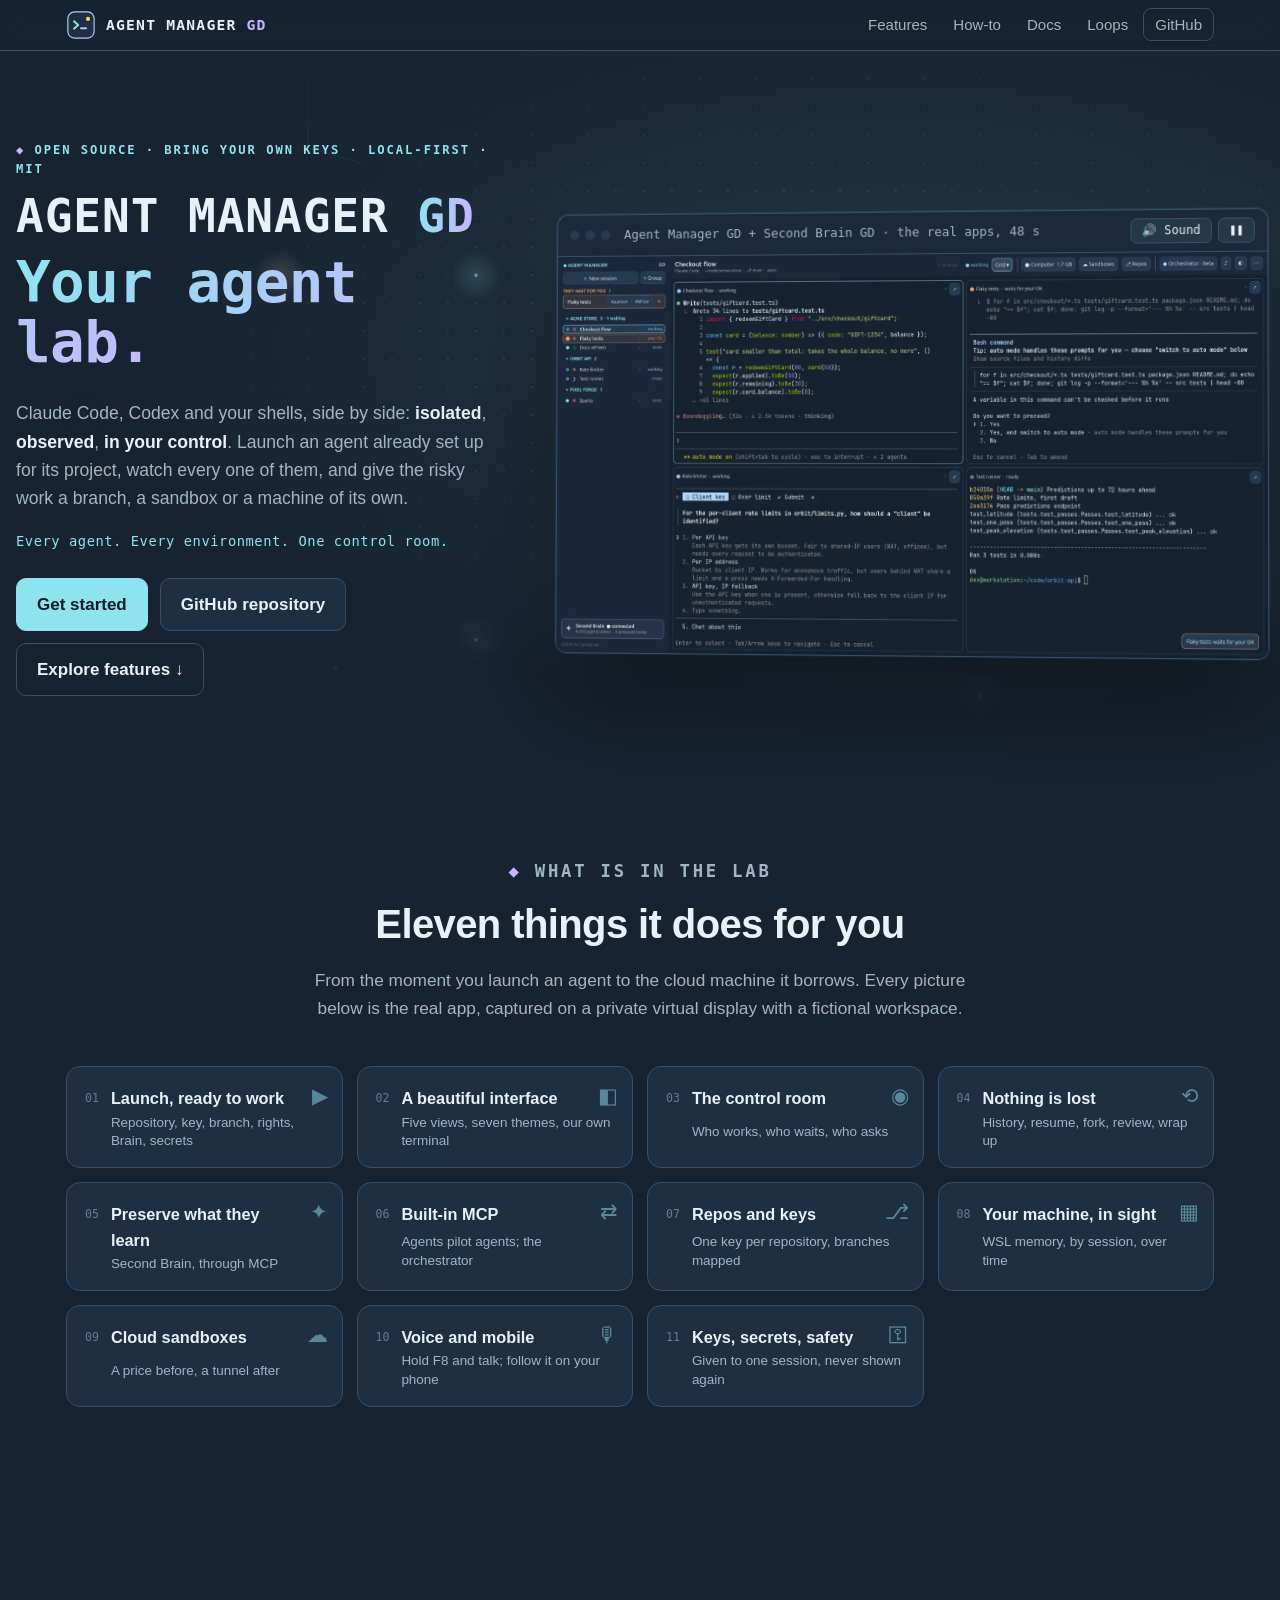
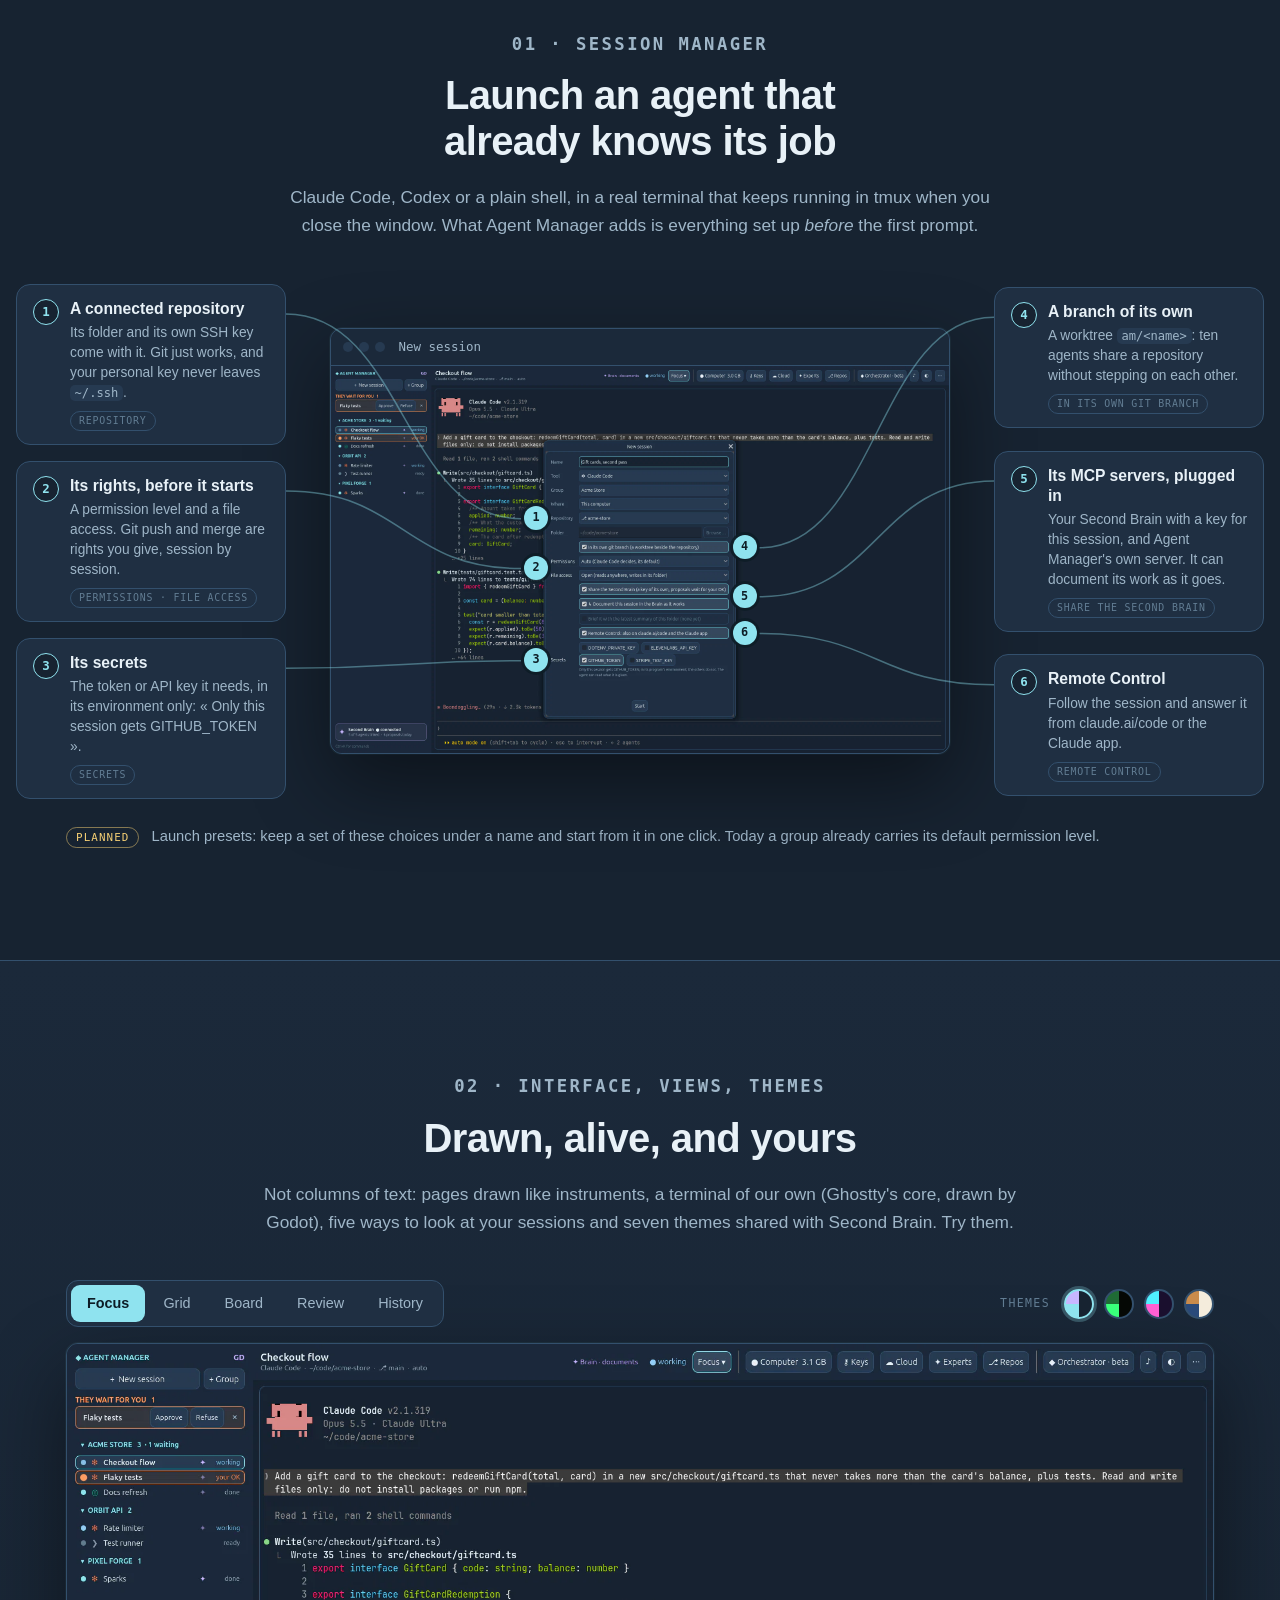
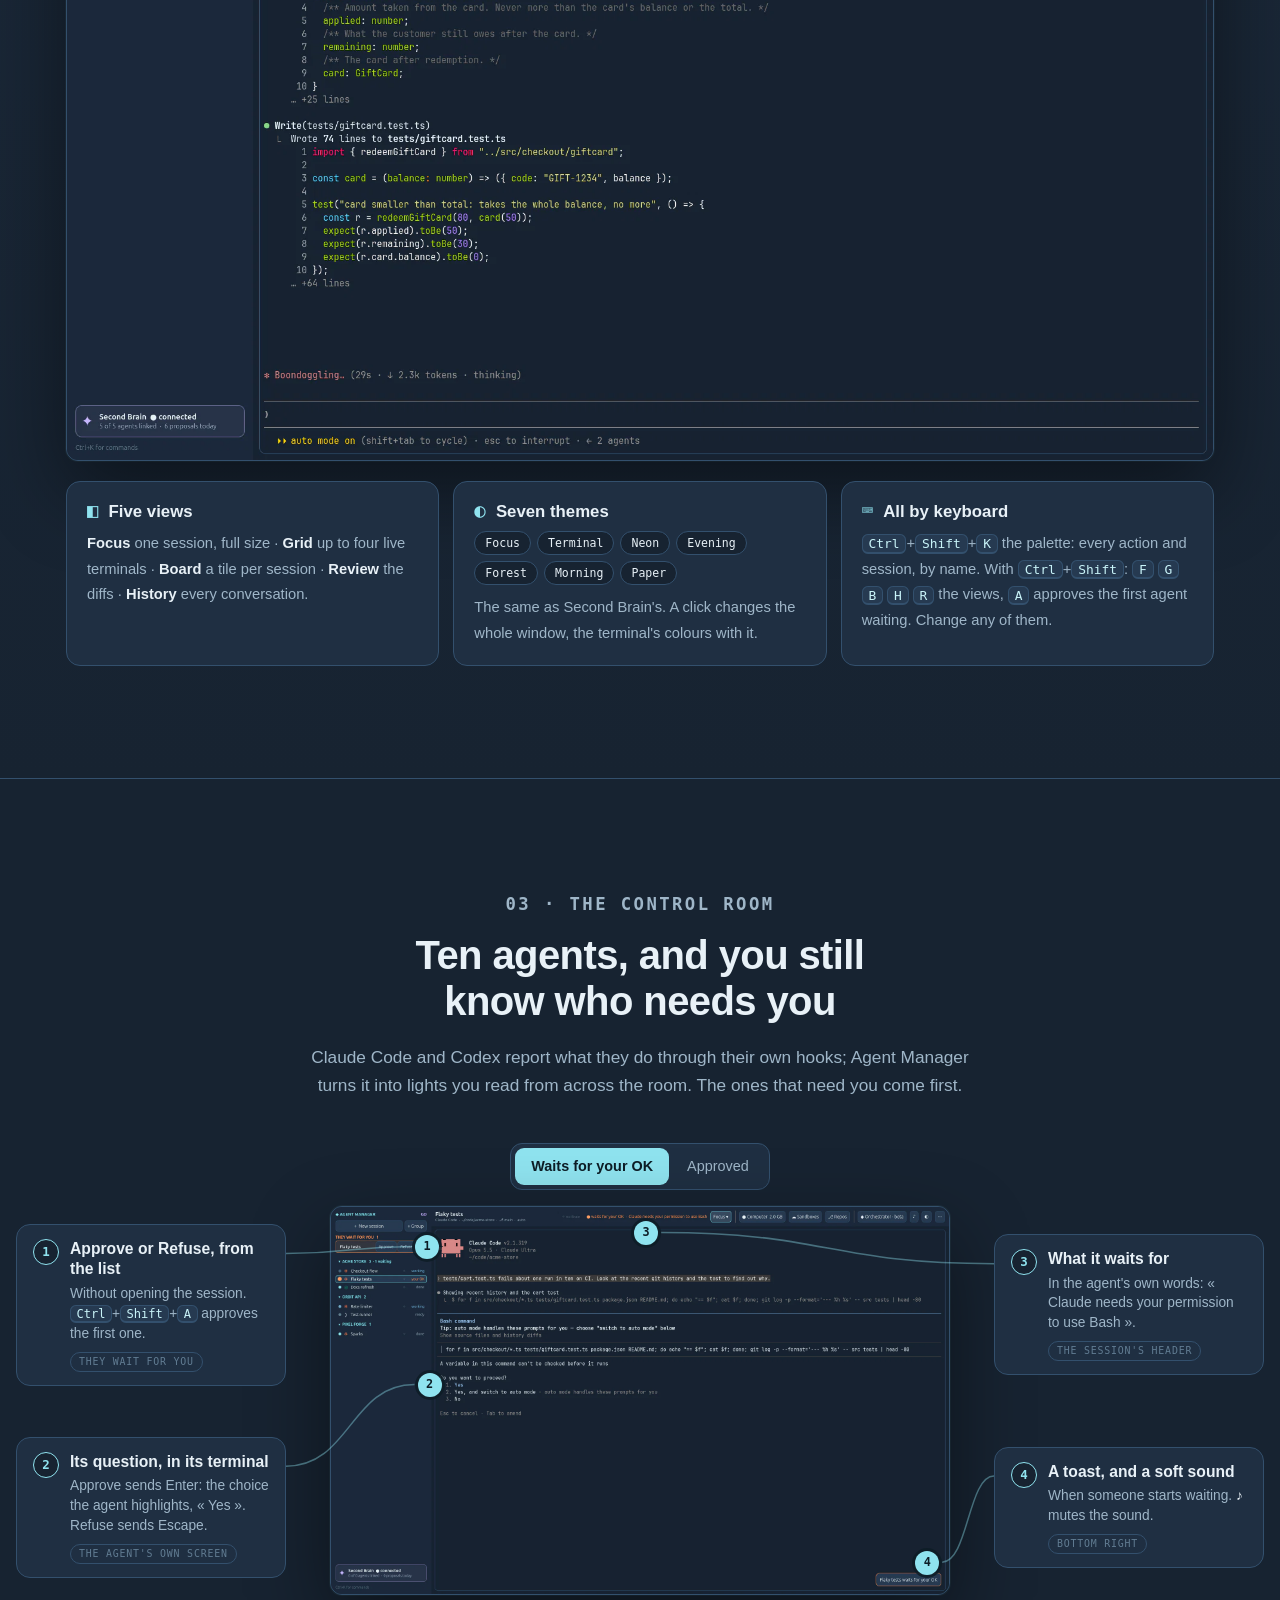
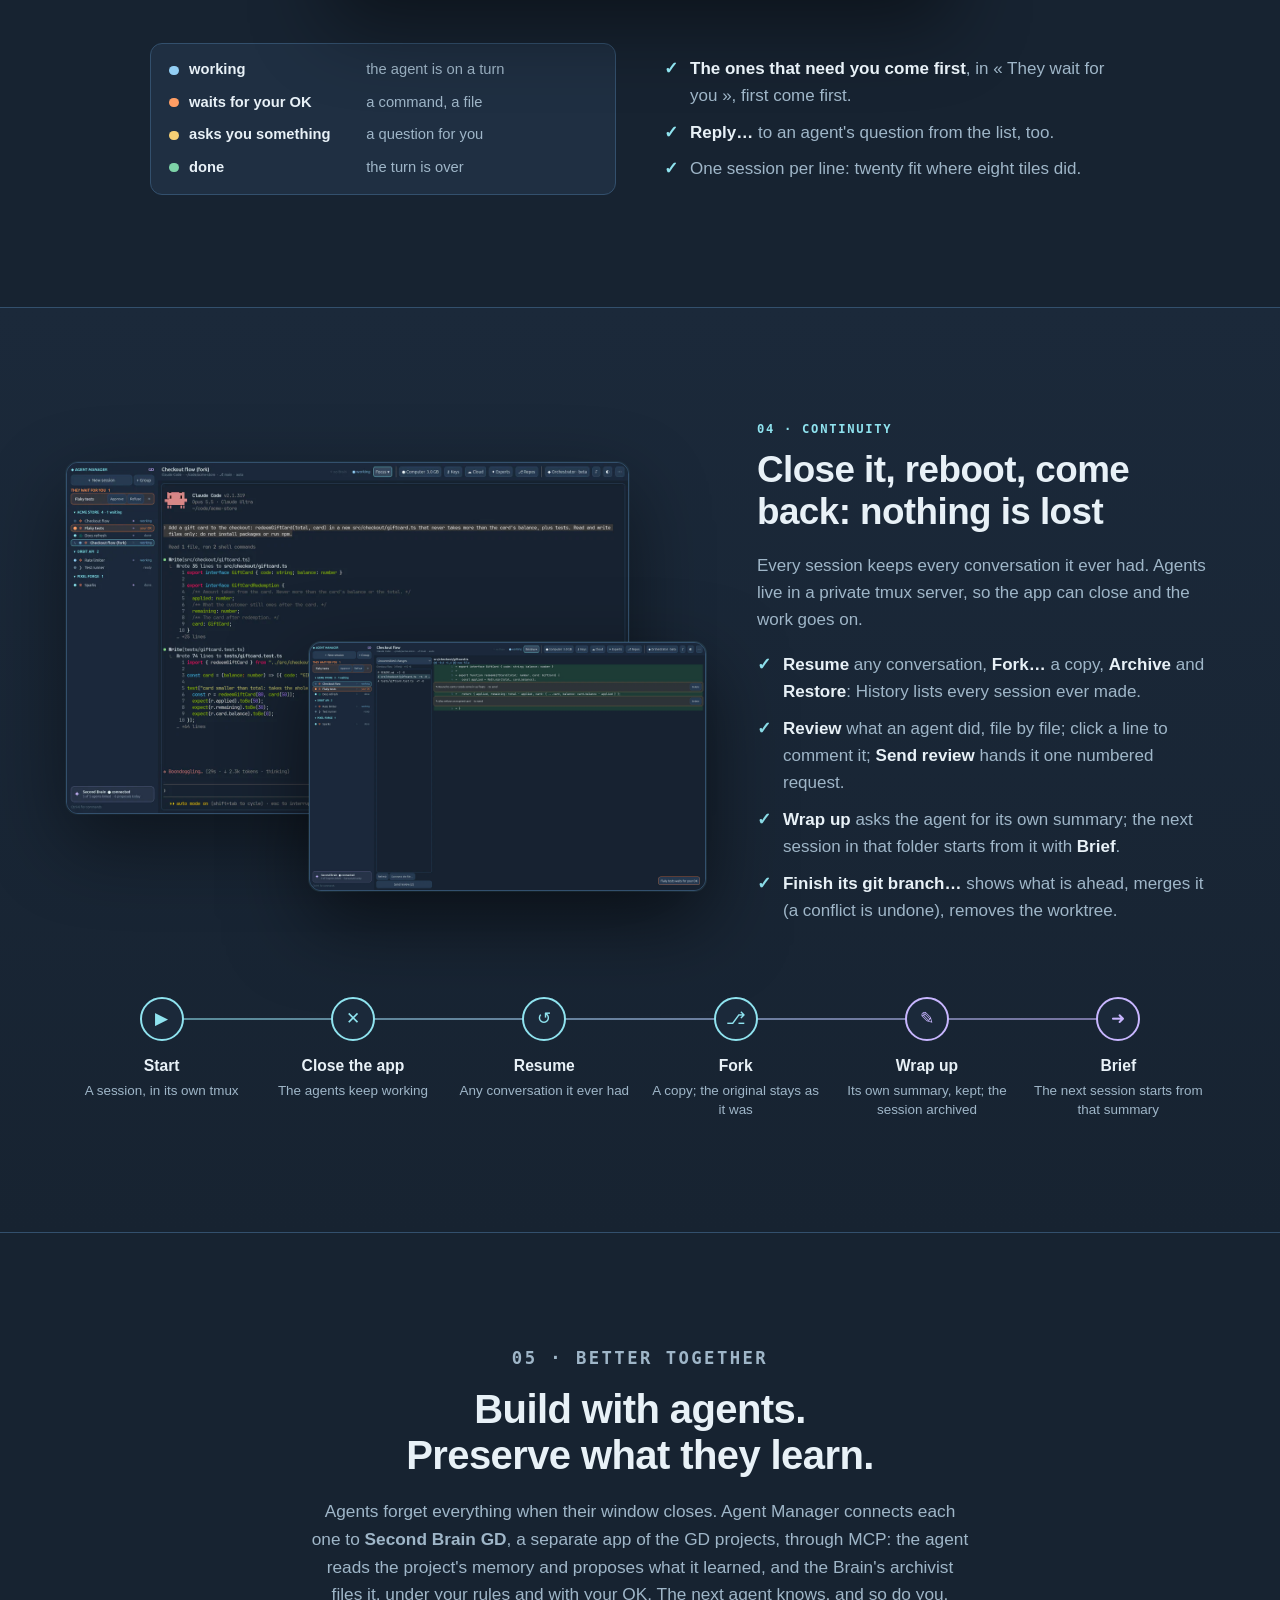
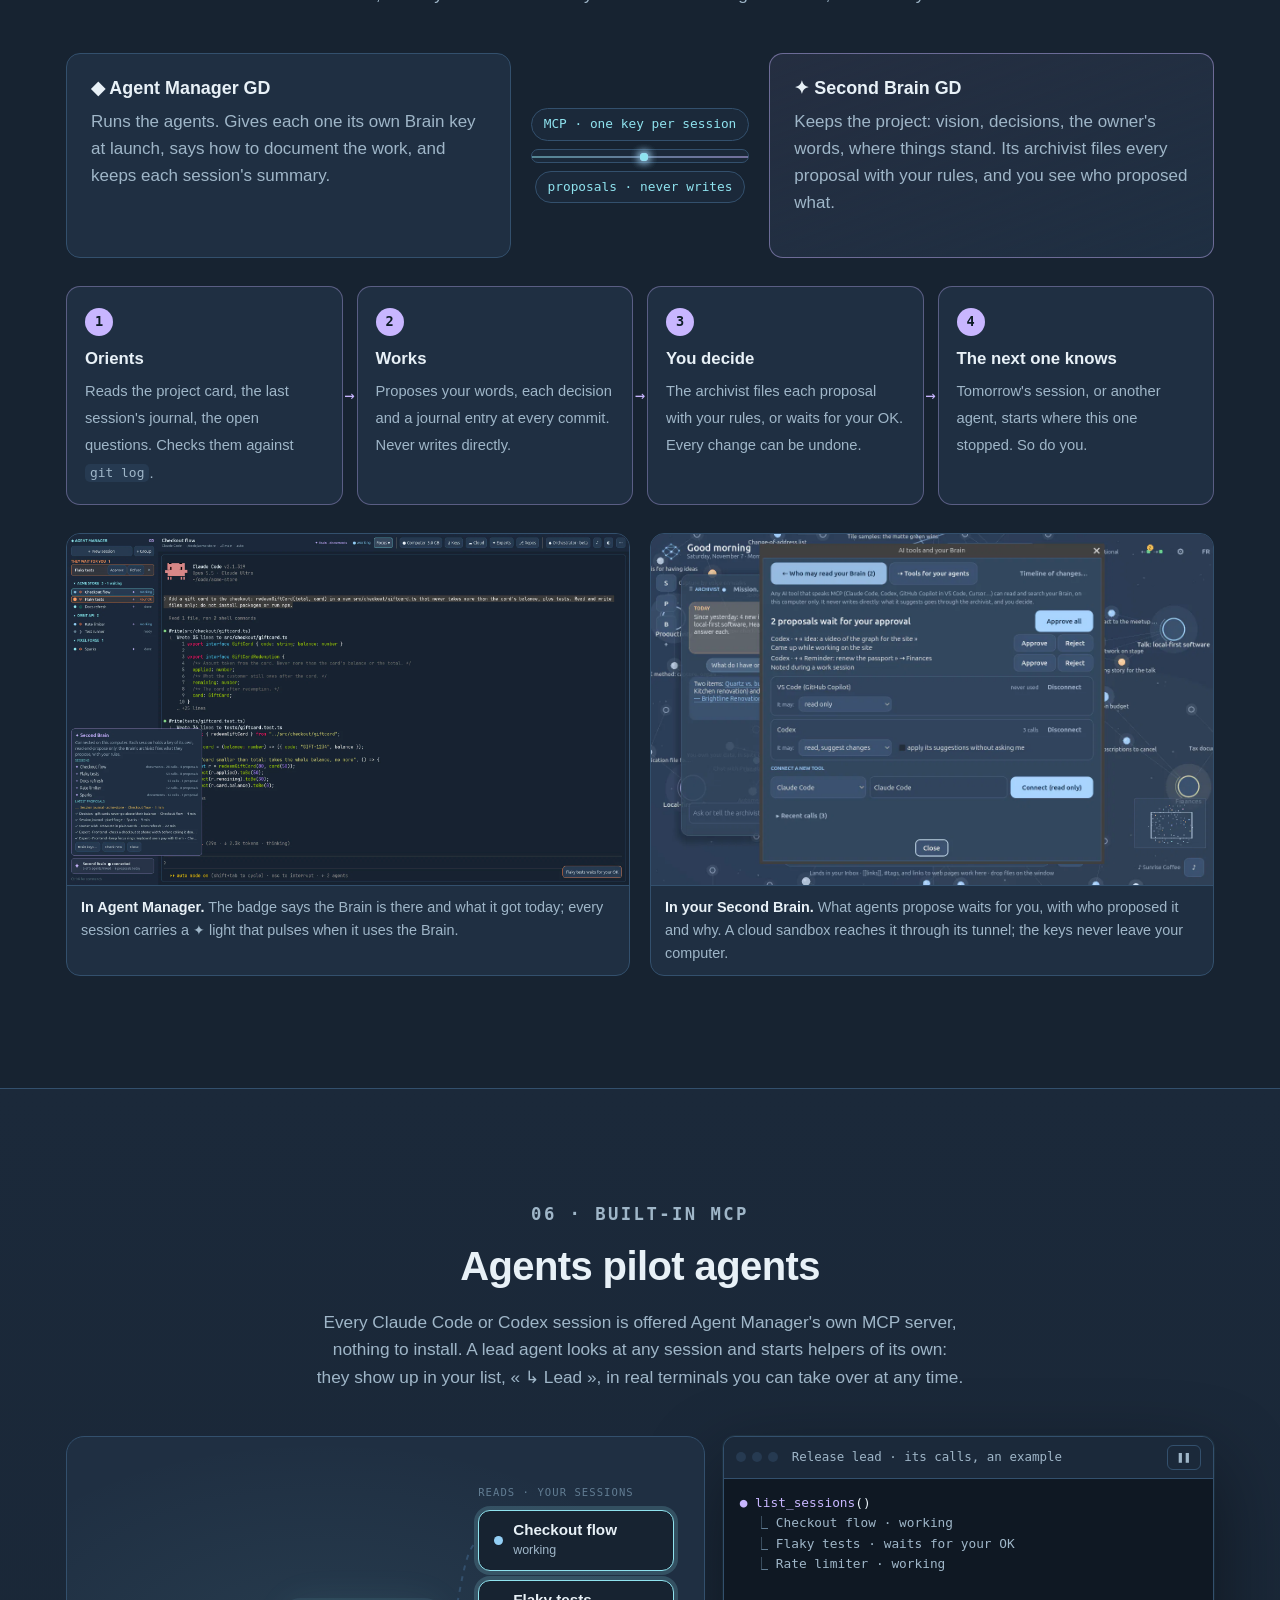
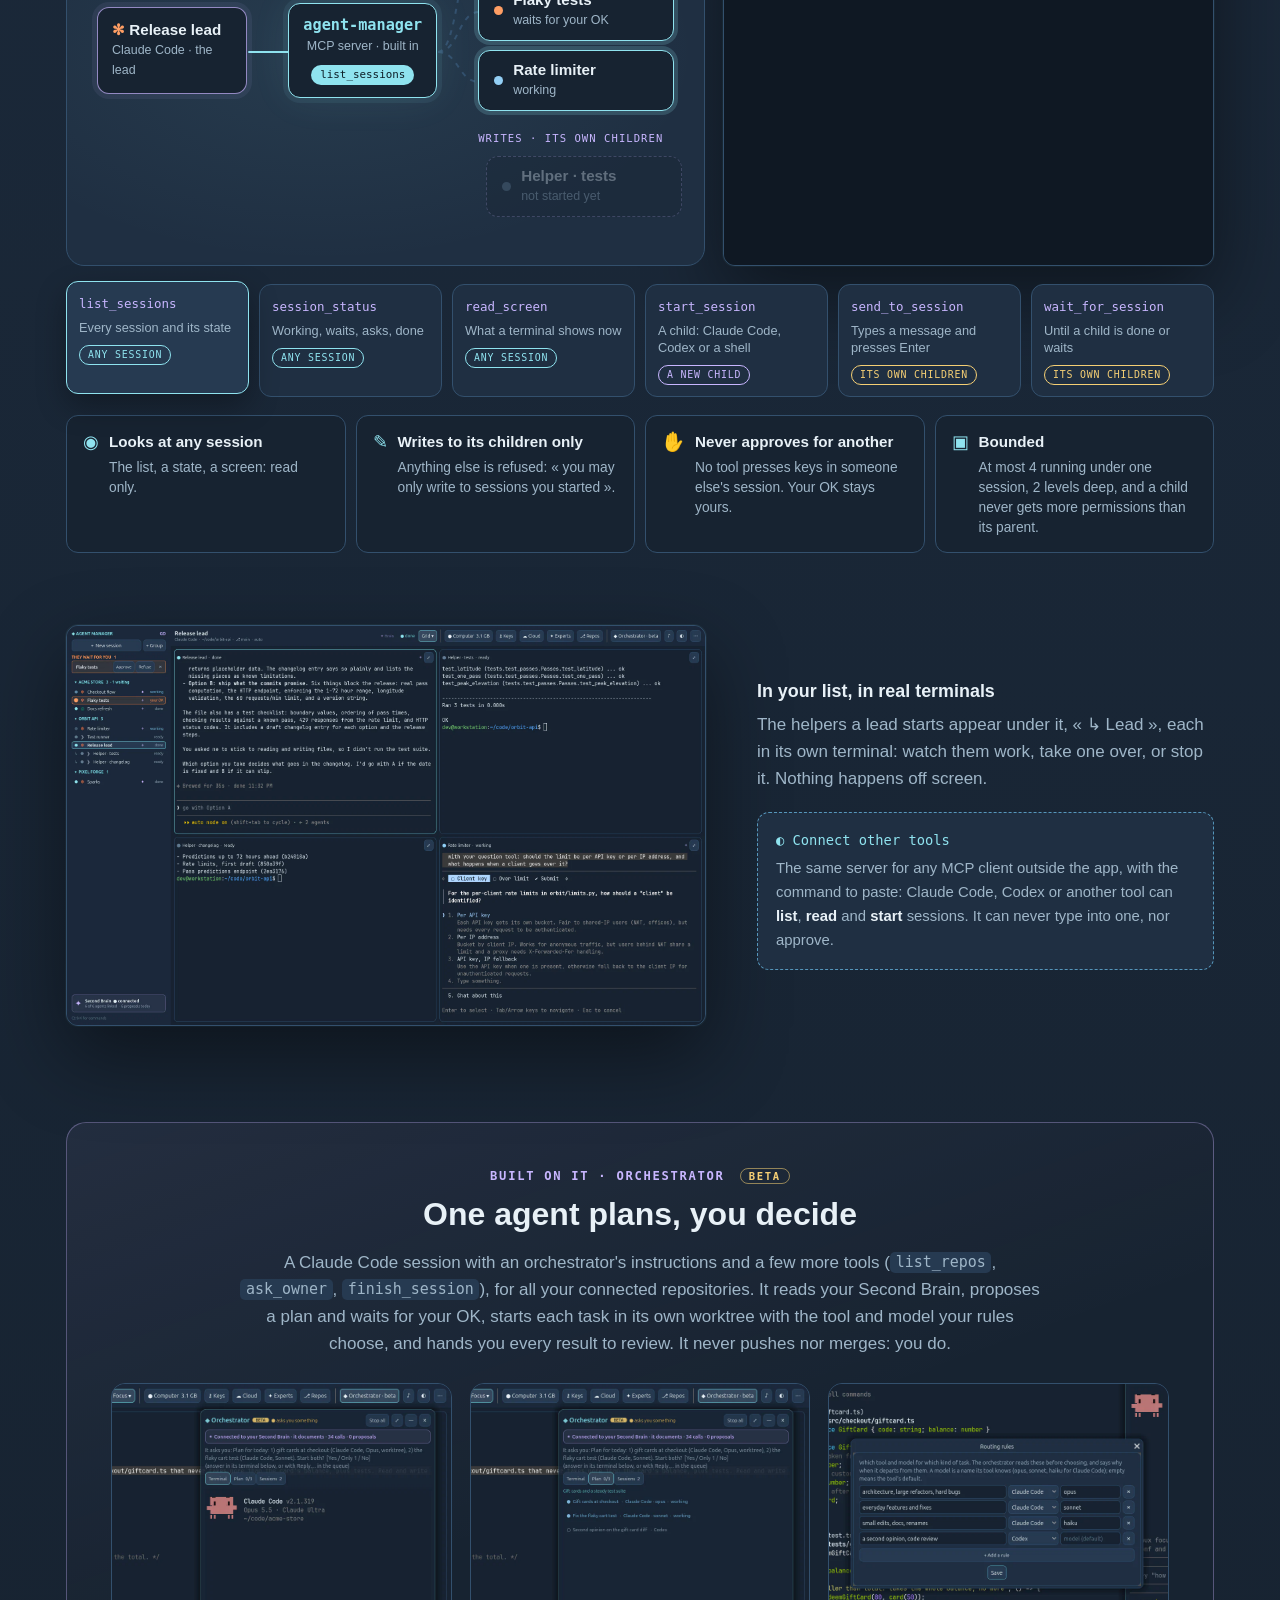
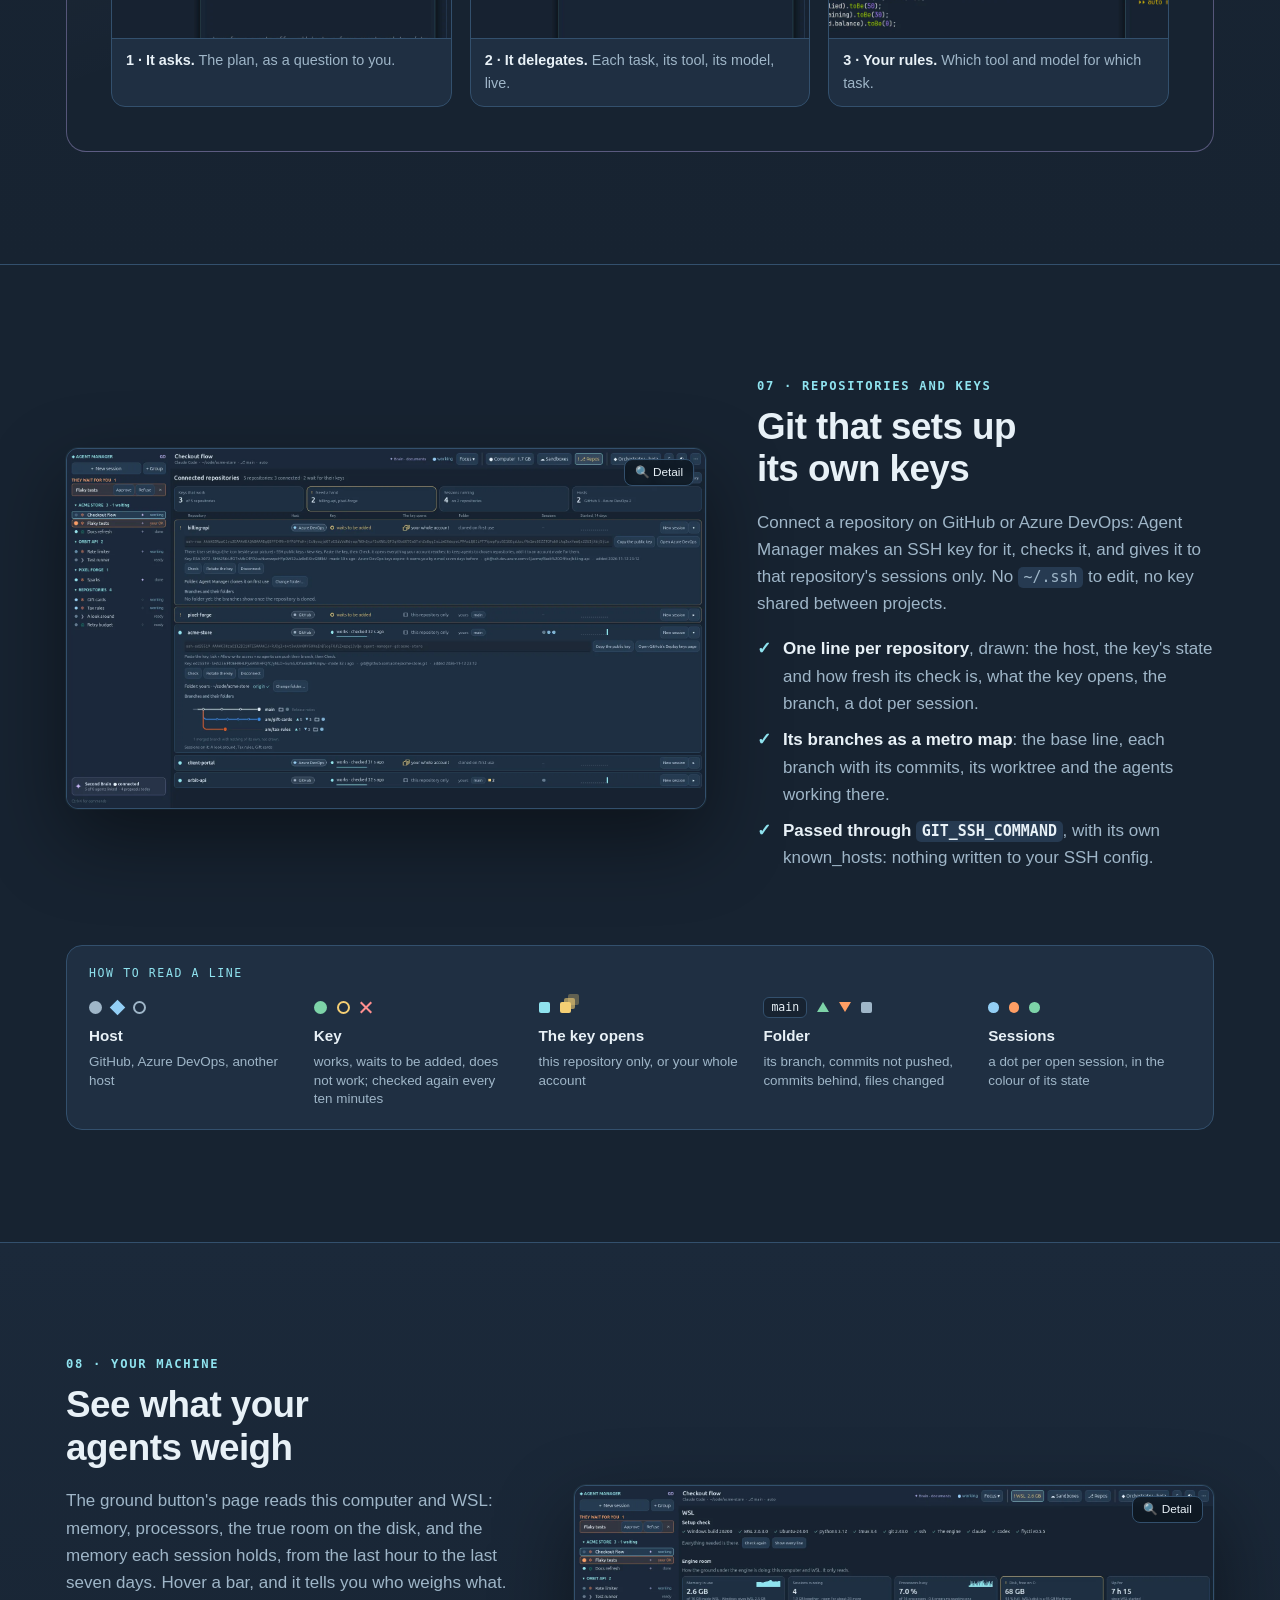
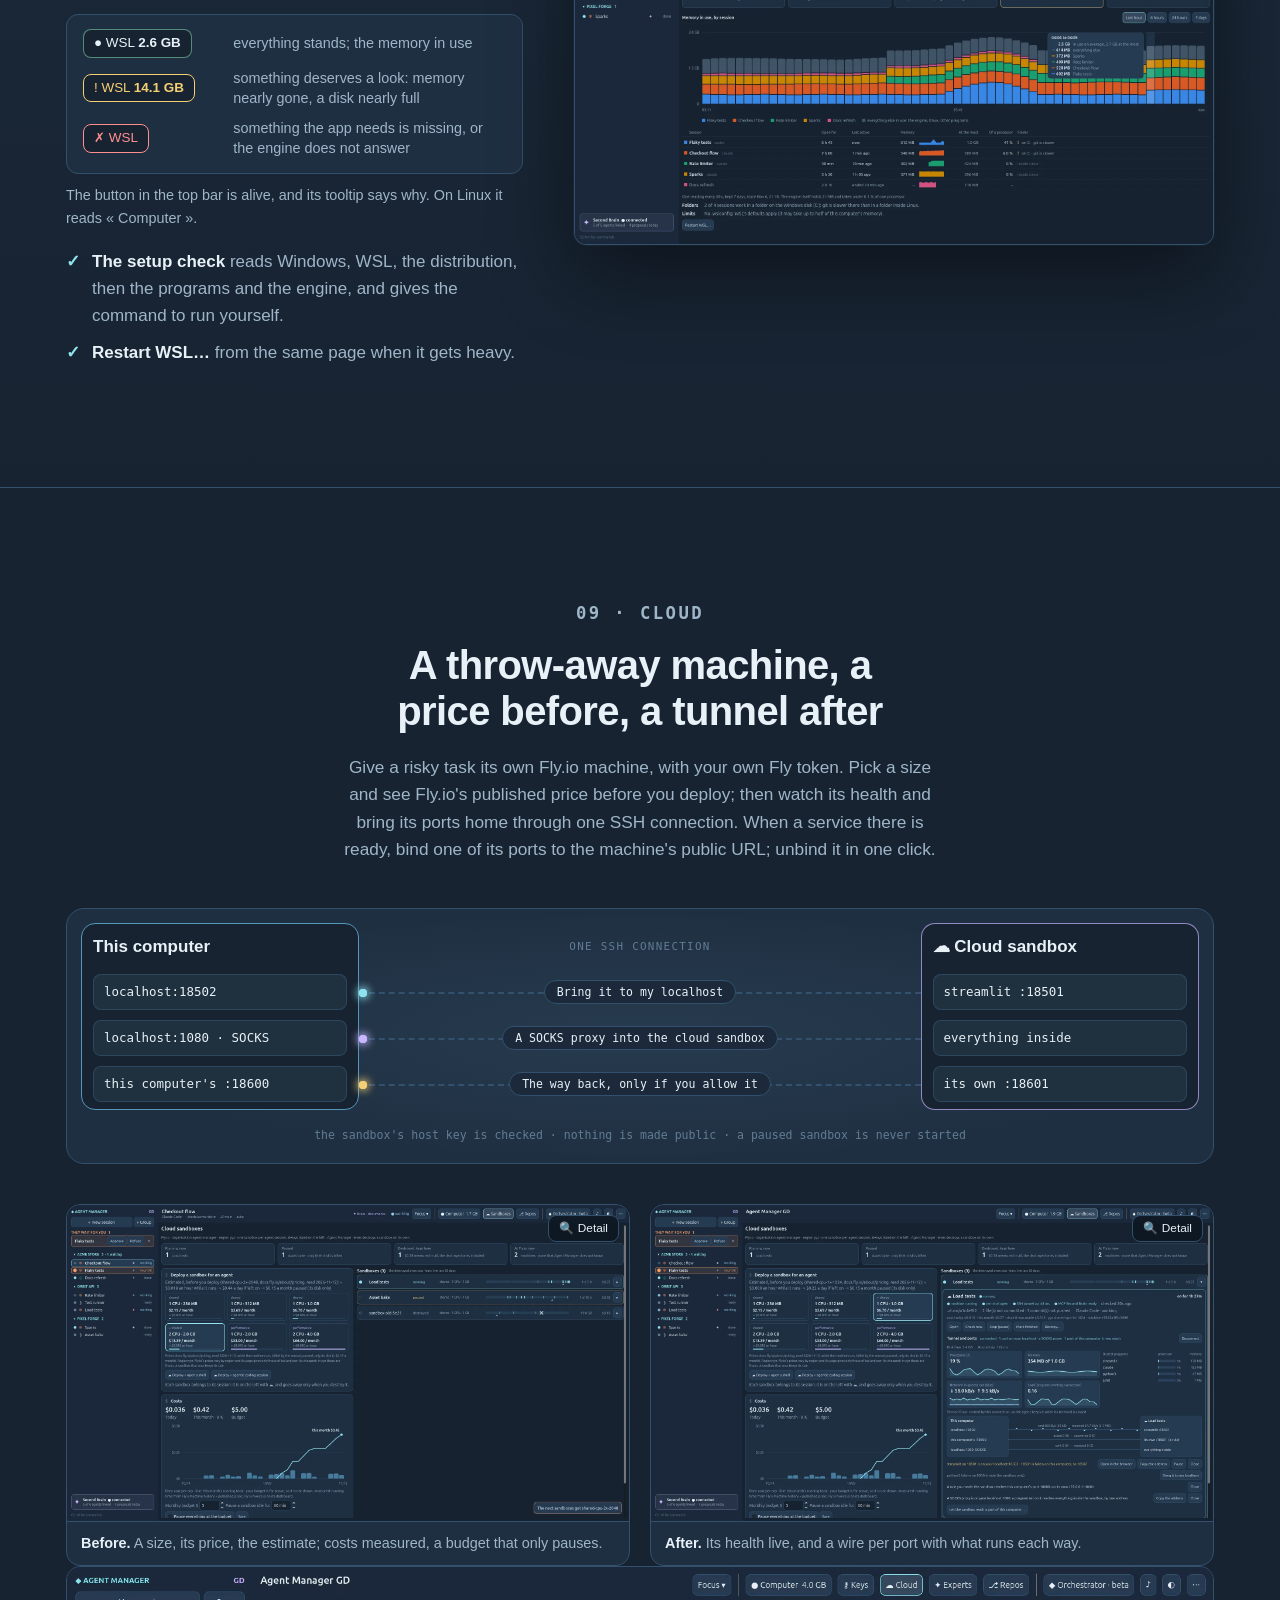
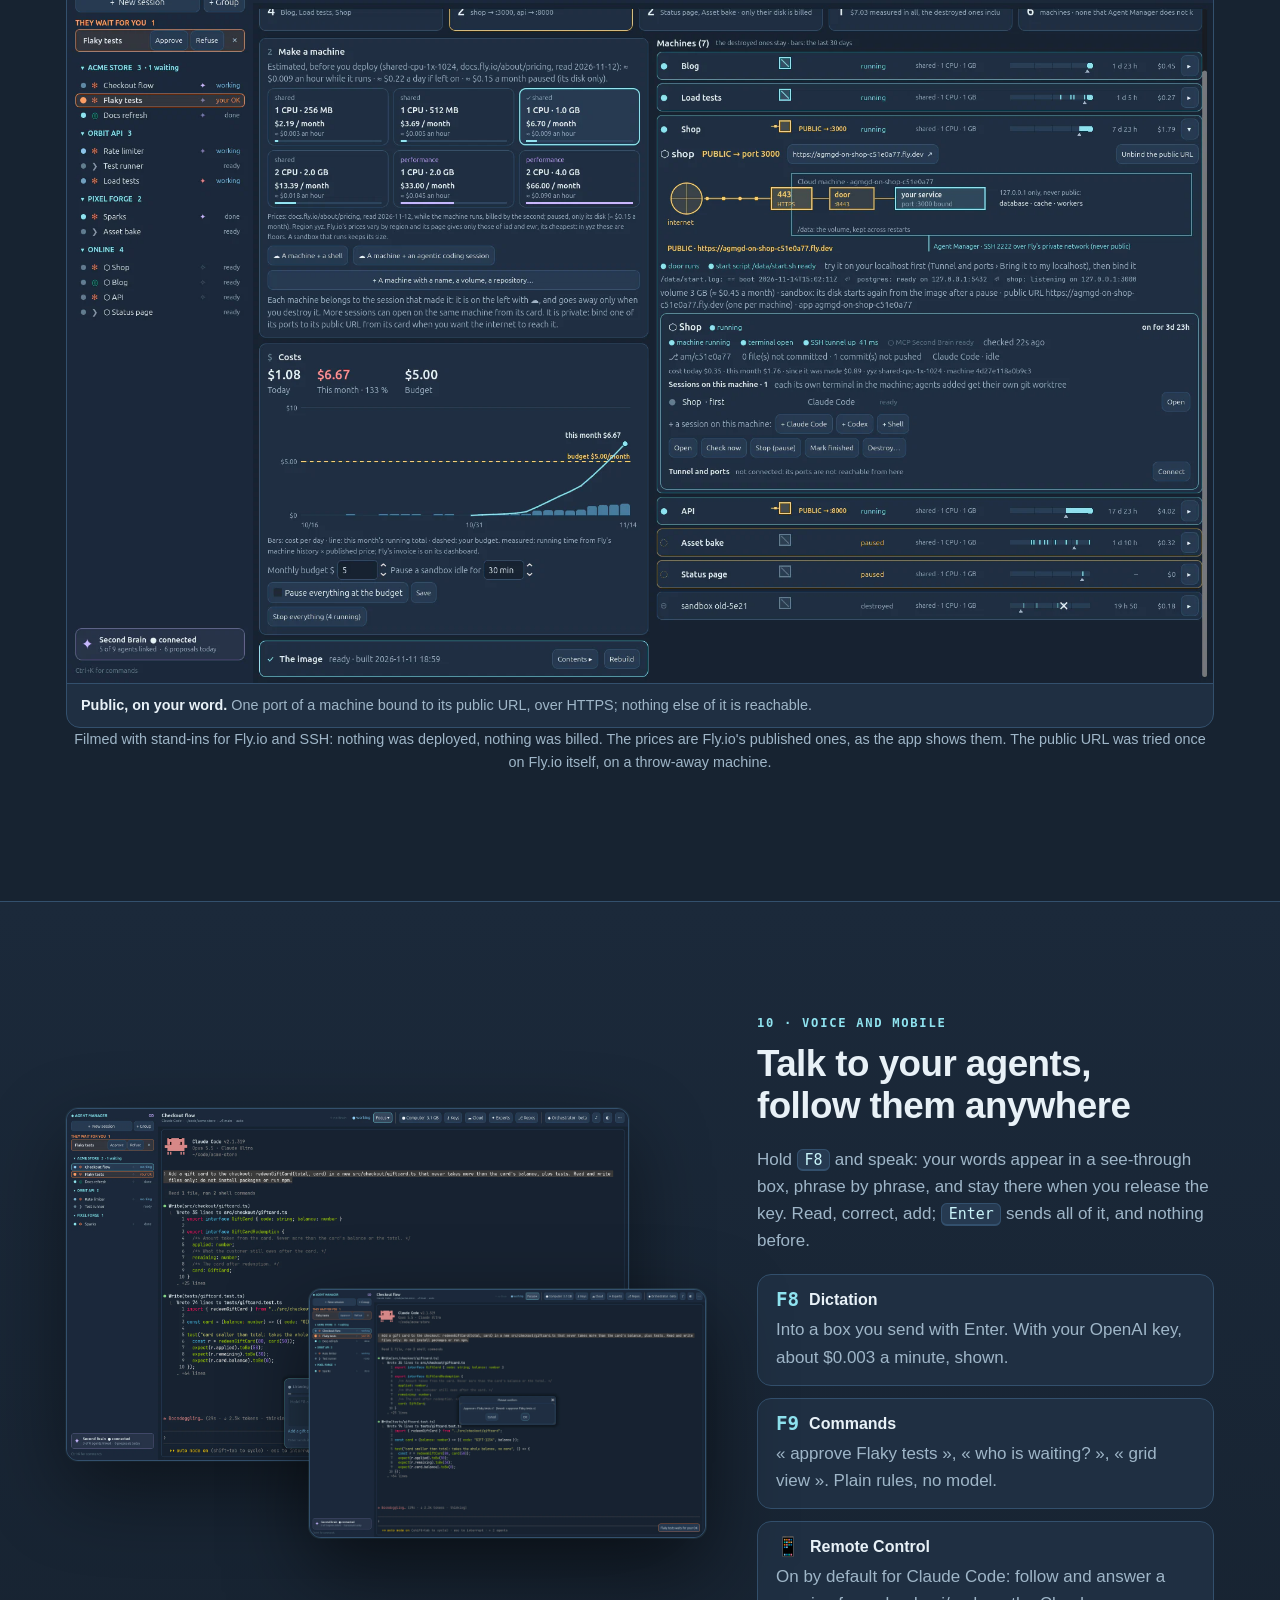
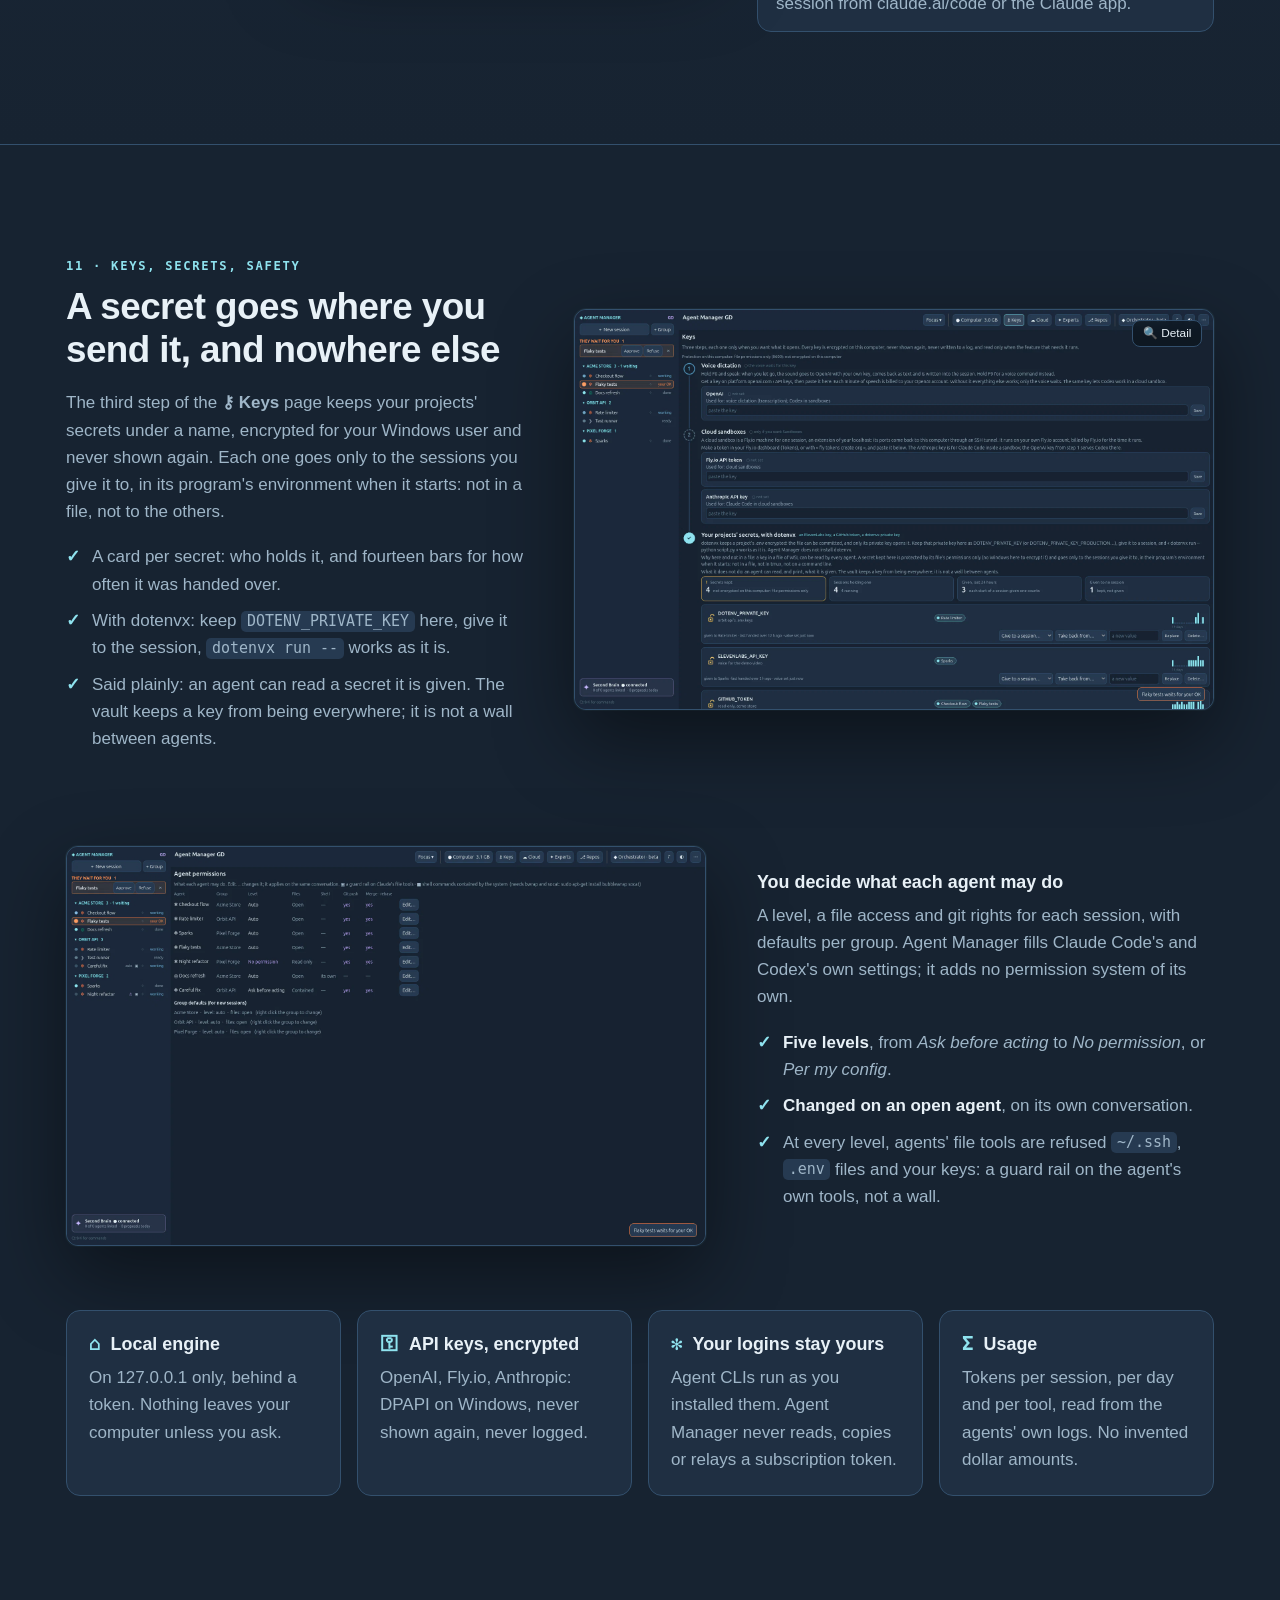
<file: public/index.html>
<!doctype html>
<html lang="en">
<head>
  <meta charset="utf-8">
  <meta name="viewport" content="width=device-width, initial-scale=1">
  <title>Agent Manager GD · Your agent lab</title>
  <meta name="description" content="Agent Manager GD, your agent lab: Claude Code, Codex and your shells side by side, isolated, observed, in your control. Agents launched ready to work (a repository and its key, a branch, permissions, the Second Brain, secrets), a built-in MCP server and an orchestrator, WSL and cloud sandboxes in sight. Open source, local-first, MIT.">
  <meta name="theme-color" content="#172331">
  <meta property="og:title" content="Agent Manager GD · Your agent lab">
  <meta property="og:description" content="Claude Code, Codex and your shells, side by side: isolated, observed, in your control. Open source, local-first.">
  <meta property="og:image" content="assets/video/showcase-poster.webp">
  <link rel="icon" href="assets/logo.svg" type="image/svg+xml">
  <link rel="stylesheet" href="css/style.css?v=2026-11-13l">
</head>
<body class="home">
  <a class="skip" href="#main">Skip to content</a>

  <header class="site-header">
    <nav class="nav" aria-label="Main">
      <a class="brand" href="#top" aria-label="Agent Manager GD, back to top">
        <img src="assets/logo.svg" alt="" width="30" height="30">
        <span>AGENT MANAGER <b>GD</b></span>
      </a>
      <button class="nav-toggle" type="button" aria-expanded="false" aria-controls="nav-links">
        <span class="sr-only">Menu</span><span aria-hidden="true">☰</span>
      </button>
      <ul id="nav-links" class="nav-links">
        <li><a href="#features">Features</a></li>
        <li><a href="howto.html">How-to</a></li>
        <li><a href="docs.html">Docs</a></li>
        <li><a href="#loops">Loops</a></li>
        <li><a href="https://github.com/sonixz/agent-manager-gd" class="nav-cta" rel="noopener">GitHub</a></li>
      </ul>
    </nav>
  </header>

  <main id="main">
    <!-- HERO: the 30-second film of the real app, muted, in a loop (video-production/: how it is made) -->
    <section class="hero hero-lab" id="top">
      <canvas class="hero-matrix" aria-hidden="true"></canvas>
      <div class="hero-grid">
        <div class="hero-copy">
          <p class="overline">Open source · Bring your own keys · Local-first · MIT</p>
          <h1>AGENT MANAGER <span class="accent">GD</span></h1>
          <p class="tagline-lab"><span>Your agent lab.</span></p>
          <p class="lead">Claude Code, Codex and your shells, side by side: <b>isolated</b>, <b>observed</b>, <b>in your
            control</b>. Launch an agent already set up for its project, watch every one of them, and give the risky work
            a branch, a sandbox or a machine of its own.</p>
          <p class="subline">Every agent. Every environment. One control room.</p>
          <div class="hero-actions">
            <a class="btn btn-primary" href="docs.html#install">Get started</a>
            <a class="btn" href="https://github.com/sonixz/agent-manager-gd" rel="noopener">GitHub repository</a>
            <a class="btn btn-ghost" href="#features">Explore features ↓</a>
          </div>
        </div>
        <figure class="screen hero-film">
          <div class="bar"><span class="dots"><i></i><i></i><i></i></span>Agent Manager GD + Second Brain GD · the real apps, 48 s<span class="bar-right"><button class="film-sound" type="button" aria-pressed="false">🔊 Sound</button><button class="film-pause" type="button" aria-pressed="false">❚❚</button></span></div>
          <video class="film" controls muted loop playsinline preload="none" poster="assets/video/showcase-poster.webp"
            width="1920" height="1080" aria-describedby="film-desc">
            <source src="assets/video/showcase.mp4" type="video/mp4">
            <a href="assets/video/showcase.mp4">Download the 48-second video (MP4, 3.5 MB)</a>.
          </video>
          <figcaption id="film-desc" class="sr-only">The real Agent Manager GD and Second Brain GD, filmed on private virtual
            displays with a demonstration workspace: agents in Grid and Board, one approved from the list, the WSL page,
            repositories and their branches, choosing a cloud sandbox with its price, a running sandbox's tunnel to your
            localhost, Keys › Secrets, then a session started with the Second Brain: the user's own Claude Code edits the
            project and proposes the decision to a demonstration Second Brain, which shows it waiting for approval; once
            approved, its archivist files it in Projects › Acme Store, and the item is shown. Fly.io and the sandboxes are
            stand-ins: nothing was deployed or billed. English narration, off until you turn the sound on.</figcaption>
        </figure>
      </div>
    </section>

    <!-- FEATURE INDEX: one tile per feature; the bar below it follows you down the page -->
    <section id="features" class="section features-index">
      <div class="container">
        <div class="section-head center reveal">
          <p class="overline">What is in the lab</p>
          <h2>Eleven things it does for you</h2>
          <p>From the moment you launch an agent to the cloud machine it borrows. Every picture below is the real app,
            captured on a private virtual display with a fictional workspace.</p>
        </div>
        <ol class="fx-grid reveal">
          <li><a href="#launch"><span class="fx-n">01</span><span class="fx-i">▶</span><b>Launch, ready to work</b><small>Repository, key, branch, rights, Brain, secrets</small></a></li>
          <li><a href="#interface"><span class="fx-n">02</span><span class="fx-i">◧</span><b>A beautiful interface</b><small>Five views, seven themes, our own terminal</small></a></li>
          <li><a href="#control-room"><span class="fx-n">03</span><span class="fx-i">◉</span><b>The control room</b><small>Who works, who waits, who asks</small></a></li>
          <li><a href="#continuity"><span class="fx-n">04</span><span class="fx-i">⟲</span><b>Nothing is lost</b><small>History, resume, fork, review, wrap up</small></a></li>
          <li><a href="#brain"><span class="fx-n">05</span><span class="fx-i">✦</span><b>Preserve what they learn</b><small>Second Brain, through MCP</small></a></li>
          <li><a href="#mcp"><span class="fx-n">06</span><span class="fx-i">⇄</span><b>Built-in MCP</b><small>Agents pilot agents; the orchestrator</small></a></li>
          <li><a href="#git"><span class="fx-n">07</span><span class="fx-i">⎇</span><b>Repos and keys</b><small>One key per repository, branches mapped</small></a></li>
          <li><a href="#machine"><span class="fx-n">08</span><span class="fx-i">▦</span><b>Your machine, in sight</b><small>WSL memory, by session, over time</small></a></li>
          <li><a href="#cloud"><span class="fx-n">09</span><span class="fx-i">☁</span><b>Cloud sandboxes</b><small>A price before, a tunnel after</small></a></li>
          <li><a href="#voice"><span class="fx-n">10</span><span class="fx-i">🎙</span><b>Voice and mobile</b><small>Hold F8 and talk; follow it on your phone</small></a></li>
          <li><a href="#safety"><span class="fx-n">11</span><span class="fx-i">⚿</span><b>Keys, secrets, safety</b><small>Given to one session, never shown again</small></a></li>
        </ol>
      </div>
    </section>

    <nav class="featnav" aria-label="Features">
      <div class="featnav-in">
        <a href="#launch">01 Launch</a><a href="#interface">02 Interface</a><a href="#control-room">03 Control room</a><a href="#continuity">04 Continuity</a><a href="#brain">05 Brain</a><a href="#mcp">06 MCP</a><a href="#git">07 Repos</a><a href="#machine">08 Machine</a><a href="#cloud">09 Cloud</a><a href="#voice">10 Voice</a><a href="#safety">11 Safety</a><a href="#compare">Compare</a><a href="#loops">Loops</a>
      </div>
      <span class="featnav-progress" aria-hidden="true"></span>
    </nav>

    <!-- 01 LAUNCH -->
    <section id="launch" class="section feat-sec">
      <div class="container">
        <div class="section-head center reveal">
          <p class="feat-num">01 · Session manager</p>
          <h2>Launch an agent that already knows its job</h2>
          <p>Claude Code, Codex or a plain shell, in a real terminal that keeps running in tmux when you close the
            window. What Agent Manager adds is everything set up <i>before</i> the first prompt.</p>
        </div>
      </div>
      <div class="container wide">
        <div class="anno reveal" data-anno>
          <svg class="anno-lines" aria-hidden="true"></svg>
          <ol class="anno-col" aria-label="What a new session is given, part one">
            <li class="anno-card" data-for="1" tabindex="0"><span class="anno-n">1</span><b>A connected repository</b>
              <span>Its folder and its own SSH key come with it. Git just works, and your personal key never leaves <code>~/.ssh</code>.</span><em>Repository</em></li>
            <li class="anno-card" data-for="2" tabindex="0"><span class="anno-n">2</span><b>Its rights, before it starts</b>
              <span>A permission level and a file access. Git push and merge are rights you give, session by session.</span><em>Permissions · File access</em></li>
            <li class="anno-card" data-for="3" tabindex="0"><span class="anno-n">3</span><b>Its secrets</b>
              <span>The token or API key it needs, in its environment only: « Only this session gets GITHUB_TOKEN ».</span><em>Secrets</em></li>
          </ol>
          <figure class="screen anno-fig">
            <div class="bar"><span class="dots"><i></i><i></i><i></i></span>New session</div>
            <div class="hot-wrap">
              <img src="assets/showcase/new-session-lab.webp" width="1920" height="1200" loading="lazy" alt="The New session dialog: name « Gift cards, second pass », Claude Code, group Acme Store, this computer, the connected repository acme-store with its folder, « In its own git branch » ticked, the permission level and file access, the Second Brain shared and documenting, Remote Control, and four secrets with GITHUB_TOKEN ticked: « Only this session gets GITHUB_TOKEN, in its program's environment ».">
              <span class="hot" data-n="1" style="--x:33.2%;--y:39.3%" aria-hidden="true">1</span>
              <span class="hot" data-n="2" style="--x:33.2%;--y:52.2%" aria-hidden="true">2</span>
              <span class="hot" data-n="3" style="--x:33.2%;--y:76%" aria-hidden="true">3</span>
              <span class="hot" data-n="4" style="--x:66.9%;--y:46.8%" aria-hidden="true">4</span>
              <span class="hot" data-n="5" style="--x:66.9%;--y:59.5%" aria-hidden="true">5</span>
              <span class="hot" data-n="6" style="--x:66.9%;--y:69%" aria-hidden="true">6</span>
            </div>
          </figure>
          <ol class="anno-col" start="4" aria-label="What a new session is given, part two">
            <li class="anno-card" data-for="4" tabindex="0"><span class="anno-n">4</span><b>A branch of its own</b>
              <span>A worktree <code>am/&lt;name&gt;</code>: ten agents share a repository without stepping on each other.</span><em>In its own git branch</em></li>
            <li class="anno-card" data-for="5" tabindex="0"><span class="anno-n">5</span><b>Its MCP servers, plugged in</b>
              <span>Your Second Brain with a key for this session, and Agent Manager's own server. It can document its work as it goes.</span><em>Share the Second Brain</em></li>
            <li class="anno-card" data-for="6" tabindex="0"><span class="anno-n">6</span><b>Remote Control</b>
              <span>Follow the session and answer it from claude.ai/code or the Claude app.</span><em>Remote Control</em></li>
          </ol>
        </div>
      </div>
      <div class="container">
        <p class="planned reveal"><span class="badge-soon">Planned</span> Launch presets: keep a set of these choices under a
          name and start from it in one click. Today a group already carries its default permission level.</p>
      </div>
    </section>

    <!-- 02 INTERFACE -->
    <section id="interface" class="section section-alt feat-sec">
      <div class="container">
        <div class="section-head center reveal">
          <p class="feat-num">02 · Interface, views, themes</p>
          <h2>Drawn, alive, and yours</h2>
          <p>Not columns of text: pages drawn like instruments, a terminal of our own (Ghostty's core, drawn by Godot), five
            ways to look at your sessions and seven themes shared with Second Brain. Try them.</p>
        </div>
        <div class="viewer reveal" data-viewer>
          <div class="viewer-bar">
            <div class="seg" role="tablist" aria-label="Views">
              <button type="button" role="tab" aria-selected="true" data-src="assets/showcase/focus-working.webp" data-alt="Focus view: one Claude Code session full size, writing a gift card and its tests, with the session list on the left.">Focus</button>
              <button type="button" role="tab" aria-selected="false" data-src="assets/showcase/hero-grid.webp" data-alt="Grid view: four live terminals side by side, the session tree on the left with each agent's state.">Grid</button>
              <button type="button" role="tab" aria-selected="false" data-src="assets/showcase/board.webp" data-alt="Board view: a tile per session with a live preview of its terminal and its state.">Board</button>
              <button type="button" role="tab" aria-selected="false" data-src="assets/showcase/review.webp" data-alt="Review view: the gift card change, file by file, with two comments on lines of code waiting to be sent to the agent.">Review</button>
              <button type="button" role="tab" aria-selected="false" data-src="assets/howto/history/02.webp" data-alt="History: every session ever made, archived ones too, with their conversations, searched for « acme ».">History</button>
            </div>
            <div class="swatches" role="group" aria-label="Themes">
              <button type="button" class="sw sw-focus on" data-src="assets/showcase/hero-grid.webp" data-alt="The Focus theme, in Grid view." title="Focus"><span class="sr-only">Focus theme</span></button>
              <button type="button" class="sw sw-terminal" data-src="assets/showcase/theme-terminal.webp" data-alt="The Terminal theme: green phosphor on black, in Grid view." title="Terminal"><span class="sr-only">Terminal theme</span></button>
              <button type="button" class="sw sw-neon" data-src="assets/showcase/theme-neon.webp" data-alt="The Neon theme: deep violet with pink and cyan, in Grid view." title="Neon"><span class="sr-only">Neon theme</span></button>
              <button type="button" class="sw sw-paper" data-src="assets/showcase/theme-paper.webp" data-alt="The Paper theme: warm paper and ink blue, in Grid view." title="Paper"><span class="sr-only">Paper theme</span></button>
            </div>
          </div>
          <figure class="screen viewer-screen">
            <img class="viewer-img" src="assets/showcase/focus-working.webp" width="1920" height="1200" loading="lazy" alt="Focus view: one Claude Code session full size, writing a gift card and its tests, with the session list on the left.">
          </figure>
          <div class="viewer-cards">
            <article class="card"><h3><span class="icon">◧</span>Five views</h3>
              <p><b>Focus</b> one session, full size · <b>Grid</b> up to four live terminals · <b>Board</b> a tile per
                session · <b>Review</b> the diffs · <b>History</b> every conversation.</p></article>
            <article class="card"><h3><span class="icon">◐</span>Seven themes</h3>
              <p class="chips"><span>Focus</span><span>Terminal</span><span>Neon</span><span>Evening</span><span>Forest</span><span>Morning</span><span>Paper</span></p>
              <p>The same as Second Brain's. A click changes the whole window, the terminal's colours with it.</p></article>
            <article class="card"><h3><span class="icon">⌨</span>All by keyboard</h3>
              <p><kbd>Ctrl</kbd>+<kbd>Shift</kbd>+<kbd>K</kbd> the palette: every action and session, by name.
                With <kbd>Ctrl</kbd>+<kbd>Shift</kbd>: <kbd>F</kbd> <kbd>G</kbd> <kbd>B</kbd> <kbd>H</kbd> <kbd>R</kbd> the
                views, <kbd>A</kbd> approves the first agent waiting. Change any of them.</p></article>
          </div>
        </div>
      </div>
    </section>

    <!-- 03 CONTROL ROOM -->
    <section id="control-room" class="section feat-sec">
      <div class="container">
        <div class="section-head center reveal">
          <p class="feat-num">03 · The control room</p>
          <h2>Ten agents, and you still know who needs you</h2>
          <p>Claude Code and Codex report what they do through their own hooks; Agent Manager turns it into lights you
            read from across the room. The ones that need you come first.</p>
        </div>
      </div>
      <div class="container wide">
        <div class="viewer reveal" data-viewer>
          <div class="viewer-bar centred">
              <div class="seg" role="tablist" aria-label="Before and after Approve">
                <button type="button" role="tab" aria-selected="true" data-src="assets/showcase/approvals-wait.webp" data-alt="Flaky tests waits for your OK: its question in its terminal (« Do you want to proceed? 1. Yes 2. Yes, and switch to auto mode 3. No »), « waits for your OK · Claude needs your permission to use Bash » in the header, Approve and Refuse in « They wait for you », and a toast at the bottom right.">Waits for your OK</button>
                <button type="button" role="tab" aria-selected="false" data-src="assets/showcase/approvals-done.webp" data-alt="Just after Approve from the list: « ✓ Approved · Flaky tests carries on » where the request was.">Approved</button>
              </div>
          </div>
          <div class="anno" data-anno>
            <svg class="anno-lines" aria-hidden="true"></svg>
            <ol class="anno-col" aria-label="What the picture shows, part one">
              <li class="anno-card" data-for="1" data-tab="0" tabindex="0"><span class="anno-n">1</span><b>Approve or Refuse, from the list</b>
                <span>Without opening the session. <kbd>Ctrl</kbd>+<kbd>Shift</kbd>+<kbd>A</kbd> approves the first one.</span><em>They wait for you</em></li>
              <li class="anno-card" data-for="2" data-tab="0" tabindex="0"><span class="anno-n">2</span><b>Its question, in its terminal</b>
                <span>Approve sends Enter: the choice the agent highlights, « Yes ». Refuse sends Escape.</span><em>The agent's own screen</em></li>
              <li class="anno-card" data-for="5" data-tab="1" tabindex="0"><span class="anno-n">1</span><b>Answered at once</b>
                <span>« ✓ Approved · Flaky tests carries on » takes the request's place, then the card leaves the list.</span><em>They wait for you</em></li>
            </ol>
            <figure class="screen viewer-screen anno-fig">
              <div class="hot-wrap">
                <img class="viewer-img" src="assets/showcase/approvals-wait.webp" width="1920" height="1200" loading="lazy" alt="Flaky tests waits for your OK: its question in its terminal (« Do you want to proceed? 1. Yes 2. Yes, and switch to auto mode 3. No »), « waits for your OK · Claude needs your permission to use Bash » in the header, Approve and Refuse in « They wait for you », and a toast at the bottom right.">
                <span class="hot" data-n="1" data-tab="0" style="--x:15.6%;--y:10.2%" aria-hidden="true">1</span>
                <span class="hot" data-n="2" data-tab="0" style="--x:16%;--y:45.9%" aria-hidden="true">2</span>
                <span class="hot" data-n="3" data-tab="0" style="--x:51%;--y:6.6%" aria-hidden="true">3</span>
                <span class="hot" data-n="4" data-tab="0" style="--x:96.4%;--y:91.8%" aria-hidden="true">4</span>
                <span class="hot" data-n="5" data-tab="1" style="--x:15.6%;--y:10.2%" aria-hidden="true">1</span>
              </div>
            </figure>
            <ol class="anno-col" start="3" aria-label="What the picture shows, part two">
              <li class="anno-card" data-for="3" data-tab="0" tabindex="0"><span class="anno-n">3</span><b>What it waits for</b>
                <span>In the agent's own words: « Claude needs your permission to use Bash ».</span><em>The session's header</em></li>
              <li class="anno-card" data-for="4" data-tab="0" tabindex="0"><span class="anno-n">4</span><b>A toast, and a soft sound</b>
                <span>When someone starts waiting. <b>♪</b> mutes the sound.</span><em>Bottom right</em></li>
              <li class="anno-card" data-for="voice" data-tab="1" tabindex="0"><span class="anno-n">🎙</span><b>By voice, too</b>
                <span>Hold <kbd>F9</kbd>: « approve Flaky tests ». Approving by voice always asks for a visible confirmation first.</span><em>Voice commands</em></li>
            </ol>
          </div>
        </div>
      </div>
      <div class="container">
        <div class="cr-foot reveal">
          <ul class="legend">
            <li><span class="light working"></span><b>working</b><span>the agent is on a turn</span></li>
            <li><span class="light ok"></span><b>waits for your OK</b><span>a command, a file</span></li>
            <li><span class="light asks"></span><b>asks you something</b><span>a question for you</span></li>
            <li><span class="light done"></span><b>done</b><span>the turn is over</span></li>
          </ul>
          <ul class="checks">
            <li><b>The ones that need you come first</b>, in « They wait for you », first come first.</li>
            <li><b>Reply…</b> to an agent's question from the list, too.</li>
            <li>One session per line: twenty fit where eight tiles did.</li>
          </ul>
        </div>
      </div>
    </section>

    <!-- 04 CONTINUITY -->
    <section id="continuity" class="section section-alt feat-sec">
      <div class="container">
        <div class="feat flip reveal">
          <div class="feat-text">
            <p class="feat-num">04 · Continuity</p>
            <h2>Close it, reboot, come back: nothing is lost</h2>
            <p class="muted">Every session keeps every conversation it ever had. Agents live in a private tmux server, so
              the app can close and the work goes on.</p>
            <ul class="checks">
              <li><b>Resume</b> any conversation, <b>Fork…</b> a copy, <b>Archive</b> and <b>Restore</b>: History lists every session ever made.</li>
              <li><b>Review</b> what an agent did, file by file; click a line to comment it; <b>Send review</b> hands it one numbered request.</li>
              <li><b>Wrap up</b> asks the agent for its own summary; the next session in that folder starts from it with <b>Brief</b>.</li>
              <li><b>Finish its git branch…</b> shows what is ahead, merges it (a conflict is undone), removes the worktree.</li>
            </ul>
          </div>
          <div class="stack">
            <figure class="screen"><img src="assets/howto/history/03.webp" width="1280" height="800" loading="lazy" alt="« Checkout flow (fork) » open in Focus: a new session on a copy of the conversation, listed beside its original, which stays as it was."></figure>
            <figure class="screen stack-2"><img src="assets/showcase/review.webp" width="1920" height="1200" loading="lazy" alt="The Review view: the gift card change, file by file, with two comments on lines of code waiting to be sent to the agent."></figure>
          </div>
        </div>
        <ol class="life reveal" aria-label="A session's life, from its start to the next session">
          <li><span class="life-ic">▶</span><b>Start</b><span>A session, in its own tmux</span></li>
          <li><span class="life-ic">✕</span><b>Close the app</b><span>The agents keep working</span></li>
          <li><span class="life-ic">↺</span><b>Resume</b><span>Any conversation it ever had</span></li>
          <li><span class="life-ic">⎇</span><b>Fork</b><span>A copy; the original stays as it was</span></li>
          <li><span class="life-ic">✎</span><b>Wrap up</b><span>Its own summary, kept; the session archived</span></li>
          <li><span class="life-ic">➜</span><b>Brief</b><span>The next session starts from that summary</span></li>
        </ol>
      </div>
    </section>

    <!-- 05 SECOND BRAIN -->
    <section id="brain" class="section feat-sec">
      <div class="container">
        <div class="section-head center reveal">
          <p class="feat-num">05 · Better together</p>
          <h2>Build with agents. Preserve what they learn.</h2>
          <p>Agents forget everything when their window closes. Agent Manager connects each one to <b>Second Brain GD</b>,
            a separate app of the GD projects, through MCP: the agent reads the project's memory and proposes what it learned,
            and the Brain's archivist files it, under your rules and with your OK. The next agent knows, and so do you.</p>
        </div>

        <div class="together reveal">
          <div class="side">
            <h3>◆ Agent Manager GD</h3>
            <p class="muted">Runs the agents. Gives each one its own Brain key at launch, says how to document the work,
              and keeps each session's summary.</p>
          </div>
          <div class="bridge" aria-hidden="true">
            <span>MCP · one key per session</span>
            <span class="bridge-flow"><i></i><i></i><i></i></span>
            <span>proposals · never writes</span>
          </div>
          <div class="side brain">
            <h3>✦ Second Brain GD</h3>
            <p class="muted">Keeps the project: vision, decisions, the owner's words, where things stand. Its archivist
              files every proposal with your rules, and you see who proposed what.</p>
          </div>
        </div>

        <ol class="cycle reveal" aria-label="How a session and the Brain work together">
          <li><b>Orients</b><span>Reads the project card, the last session's journal, the open questions. Checks them against <code>git log</code>.</span></li>
          <li><b>Works</b><span>Proposes your words, each decision and a journal entry at every commit. Never writes directly.</span></li>
          <li><b>You decide</b><span>The archivist files each proposal with your rules, or waits for your OK. Every change can be undone.</span></li>
          <li><b>The next one knows</b><span>Tomorrow's session, or another agent, starts where this one stopped. So do you.</span></li>
        </ol>

        <div class="duo reveal">
          <figure class="shot">
            <img src="assets/showcase/brain-panel.webp" width="1920" height="1200" loading="lazy" alt="Agent Manager with its Second Brain panel open above the badge at the bottom left (« Second Brain ● connected, 5 of 5 agents linked, 4 proposals today »): each session with its ✦ light, whether it documents, its calls and proposals, then the latest proposals with their outcome.">
            <figcaption class="shot-caption"><b>In Agent Manager.</b> The badge says the Brain is there and what it got
              today; every session carries a ✦ light that pulses when it uses the Brain.</figcaption>
          </figure>
          <figure class="shot">
            <img src="assets/brain/mcp-proposals.webp" width="1280" height="800" loading="lazy" alt="Second Brain's « AI tools and your Brain » window: two proposals from an agent wait for approval, each with Approve and Reject, and the tools allowed to read the Brain with their level.">
            <figcaption class="shot-caption"><b>In your Second Brain.</b> What agents propose waits for you, with who
              proposed it and why. A cloud sandbox reaches it through its tunnel; the keys never leave your computer.</figcaption>
          </figure>
        </div>
      </div>
    </section>

    <!-- 06 BUILT-IN MCP + ORCHESTRATOR -->
    <section id="mcp" class="section section-alt feat-sec">
      <div class="container">
        <div class="section-head center reveal">
          <p class="feat-num">06 · Built-in MCP</p>
          <h2>Agents pilot agents</h2>
          <p>Every Claude Code or Codex session is offered Agent Manager's own MCP server, nothing to install. A lead
            agent looks at any session and starts helpers of its own: they show up in your list, « ↳ Lead », in real
            terminals you can take over at any time.</p>
        </div>

        <div class="mcp-stage reveal" data-mcp>
          <div class="mcp-map" role="img" aria-label="An example, drawn: a lead agent, « Release lead », calls Agent Manager's MCP server. It lists your three sessions, reads the state of one that waits for your OK, is refused when it tries to write to it, then starts a helper of its own, writes to it, waits for it and reads its screen.">
            <svg class="mm-lines" aria-hidden="true"></svg>
            <div class="mm-node mm-lead" data-n="lead"><b><span class="mm-ic">✻</span> Release lead</b><small>Claude Code · the lead</small></div>
            <div class="mm-node mm-hub" data-n="hub"><b>agent-manager</b><small>MCP server · built in</small><span class="mm-call" aria-hidden="true">6 tools</span></div>
            <div class="mm-right">
              <p class="mm-cap">Reads · your sessions</p>
              <div class="mm-node mm-s" data-n="s1"><i class="light working"></i><b>Checkout flow</b><small>working</small></div>
              <div class="mm-node mm-s" data-n="s2"><i class="light ok"></i><b>Flaky tests</b><small>waits for your OK</small></div>
              <div class="mm-node mm-s" data-n="s3"><i class="light working"></i><b>Rate limiter</b><small>working</small></div>
              <p class="mm-cap mm-cap-kid">Writes · its own children</p>
              <div class="mm-node mm-s mm-kid off" data-n="k1"><i class="light"></i><b>Helper · tests</b><small>not started yet</small></div>
            </div>
          </div>
          <figure class="screen mcp-log">
            <div class="bar"><span class="dots"><i></i><i></i><i></i></span>Release lead · its calls, an example<span class="bar-right"><button class="mcp-pause" type="button" aria-pressed="false" aria-label="Pause the example">❚❚</button></span></div>
            <div class="mcp-lines" aria-hidden="true"></div>
          </figure>
        </div>

        <div class="mcp-tools reveal" role="group" aria-label="The six tools of Agent Manager's MCP server; choose one to see it in the example">
          <button type="button" class="mcp-tool" data-tool="list_sessions"><code>list_sessions</code><span>Every session and its state</span><em class="any">any session</em></button>
          <button type="button" class="mcp-tool" data-tool="session_status"><code>session_status</code><span>Working, waits, asks, done</span><em class="any">any session</em></button>
          <button type="button" class="mcp-tool" data-tool="read_screen"><code>read_screen</code><span>What a terminal shows now</span><em class="any">any session</em></button>
          <button type="button" class="mcp-tool" data-tool="start_session"><code>start_session</code><span>A child: Claude Code, Codex or a shell</span><em class="new">a new child</em></button>
          <button type="button" class="mcp-tool" data-tool="send_to_session"><code>send_to_session</code><span>Types a message and presses Enter</span><em class="own">its own children</em></button>
          <button type="button" class="mcp-tool" data-tool="wait_for_session"><code>wait_for_session</code><span>Until a child is done or waits</span><em class="own">its own children</em></button>
        </div>

        <ul class="mcp-rules reveal">
          <li><span class="r-ic">◉</span><b>Looks at any session</b><span>The list, a state, a screen: read only.</span></li>
          <li><span class="r-ic">✎</span><b>Writes to its children only</b><span>Anything else is refused: « you may only write to sessions you started ».</span></li>
          <li><span class="r-ic">✋</span><b>Never approves for another</b><span>No tool presses keys in someone else's session. Your OK stays yours.</span></li>
          <li><span class="r-ic">▣</span><b>Bounded</b><span>At most 4 running under one session, 2 levels deep, and a child never gets more permissions than its parent.</span></li>
        </ul>

        <div class="feat flip reveal" style="margin-top: clamp(40px, 6vw, 72px)">
          <div class="feat-text">
            <h3>In your list, in real terminals</h3>
            <p class="muted">The helpers a lead starts appear under it, « ↳ Lead », each in its own terminal: watch them
              work, take one over, or stop it. Nothing happens off screen.</p>
            <div class="connect-card">
              <p class="connect-title"><span>◐</span> Connect other tools</p>
              <p>The same server for any MCP client outside the app, with the command to paste: Claude Code, Codex or
                another tool can <b>list</b>, <b>read</b> and <b>start</b> sessions. It can never type into one, nor approve.</p>
            </div>
          </div>
          <figure class="screen">
            <img src="assets/showcase/agents.webp" width="1920" height="1200" loading="lazy" alt="A lead Claude Code session and two helper sessions it started through the MCP server, shown in a grid, each marked « ↳ Lead » in the list.">
          </figure>
        </div>

        <div id="orchestrator" class="orch reveal">
          <div class="orch-head">
            <p class="feat-num">Built on it · Orchestrator <span class="beta">beta</span></p>
            <h3>One agent plans, you decide</h3>
            <p class="muted">A Claude Code session with an orchestrator's instructions and a few more tools
              (<code>list_repos</code>, <code>ask_owner</code>, <code>finish_session</code>), for all your connected
              repositories. It reads your Second Brain, proposes a plan and waits for your OK, starts each task in its own
              worktree with the tool and model your rules choose, and hands you every result to review. It never pushes
              nor merges: you do.</p>
          </div>
          <div class="orch-steps">
            <figure class="shot pos-right"><span class="crop"><img src="assets/showcase/orchestrator-panel.webp" width="1920" height="1200" loading="lazy" alt="The orchestrator's floating window: connected to the Second Brain, its question to the owner with the plan, its live terminal, and its sessions."></span><figcaption class="shot-caption"><b>1 · It asks.</b> The plan, as a question to you.</figcaption></figure>
            <figure class="shot pos-right"><span class="crop"><img src="assets/showcase/orchestrator-plan.webp" width="1920" height="1200" loading="lazy" alt="The orchestrator's plan tab: each task with its tool, its model and its session's state."></span><figcaption class="shot-caption"><b>2 · It delegates.</b> Each task, its tool, its model, live.</figcaption></figure>
            <figure class="shot pos-mid"><span class="crop"><img src="assets/showcase/routing-rules.webp" width="1920" height="1200" loading="lazy" alt="Routing rules: which tool and model for which kind of task, edited in a small table."></span><figcaption class="shot-caption"><b>3 · Your rules.</b> Which tool and model for which task.</figcaption></figure>
          </div>
        </div>
      </div>
    </section>

    <!-- 07 REPOS -->
    <section id="git" class="section feat-sec">
      <div class="container">
        <div class="feat flip reveal">
          <div class="feat-text">
            <p class="feat-num">07 · Repositories and keys</p>
            <h2>Git that sets up its own keys</h2>
            <p class="muted">Connect a repository on GitHub or Azure DevOps: Agent Manager makes an SSH key for it, checks
              it, and gives it to that repository's sessions only. No <code>~/.ssh</code> to edit, no key shared between
              projects.</p>
            <ul class="checks">
              <li><b>One line per repository</b>, drawn: the host, the key's state and how fresh its check is, what the key opens, the branch, a dot per session.</li>
              <li><b>Its branches as a metro map</b>: the base line, each branch with its commits, its worktree and the agents working there.</li>
              <li><b>Passed through <code>GIT_SSH_COMMAND</code></b>, with its own known_hosts: nothing written to your SSH config.</li>
            </ul>
          </div>
          <figure class="screen zoom-fig" data-zoom="0.31 0.76 3">
            <div class="zoom-frame">
              <img src="assets/showcase/film-repos-metro.webp" width="1920" height="1080" loading="lazy" alt="The Repos page: GitHub and Azure DevOps repositories one per line with their key's state; acme-store unfolded with its public deploy key and the metro map of its branches: main, am/gift-cards with five commits and am/tax-rules, each with its worktree and session.">
              <span class="zoom-label" aria-hidden="true">The branches of acme-store, each in its worktree</span>
              <button type="button" class="zoom-toggle" aria-pressed="false">🔍 Detail</button>
            </div>
          </figure>
        </div>
        <div class="readline reveal">
          <p class="readline-title">How to read a line</p>
          <ul>
            <li><span class="sig"><i class="s-disc"></i><i class="s-diamond"></i><i class="s-ring"></i></span><b>Host</b><span>GitHub, Azure DevOps, another host</span></li>
            <li><span class="sig"><i class="s-disc ok"></i><i class="s-ring wait"></i><i class="s-cross"></i></span><b>Key</b><span>works, waits to be added, does not work; checked again every ten minutes</span></li>
            <li><span class="sig"><i class="s-sq"></i><i class="s-pile"></i></span><b>The key opens</b><span>this repository only, or your whole account</span></li>
            <li><span class="sig"><em>main</em><i class="s-up"></i><i class="s-down"></i><i class="s-sq dim"></i></span><b>Folder</b><span>its branch, commits not pushed, commits behind, files changed</span></li>
            <li><span class="sig"><i class="light working"></i><i class="light ok"></i><i class="light done"></i></span><b>Sessions</b><span>a dot per open session, in the colour of its state</span></li>
          </ul>
        </div>
      </div>
    </section>

    <!-- 08 MACHINE -->
    <section id="machine" class="section section-alt feat-sec">
      <div class="container">
        <div class="feat reveal">
          <div class="feat-text">
            <p class="feat-num">08 · Your machine</p>
            <h2>See what your agents weigh</h2>
            <p class="muted">The ground button's page reads this computer and WSL: memory, processors, the true room on
              the disk, and the memory each session holds, from the last hour to the last seven days. Hover a bar, and
              it tells you who weighs what.</p>
            <ul class="btn-states" aria-label="The ground button's three states, for example">
              <li><span class="pill-btn ok">● WSL <b>2.6 GB</b></span><span>everything stands; the memory in use</span></li>
              <li><span class="pill-btn warn">! WSL <b>14.1 GB</b></span><span>something deserves a look: memory nearly gone, a disk nearly full</span></li>
              <li><span class="pill-btn bad">✗ WSL</span><span>something the app needs is missing, or the engine does not answer</span></li>
            </ul>
            <p class="small muted" style="margin: 10px 0 0">The button in the top bar is alive, and its tooltip says why. On Linux it reads « Computer ».</p>
            <ul class="checks">
              <li><b>The setup check</b> reads Windows, WSL, the distribution, then the programs and the engine, and gives the command to run yourself.</li>
              <li><b>Restart WSL…</b> from the same page when it gets heavy.</li>
            </ul>
          </div>
          <figure class="screen zoom-fig" data-zoom="0.815 0.475 3">
            <div class="zoom-frame">
              <img src="assets/showcase/film-wsl.webp" width="1920" height="1080" loading="lazy" alt="The WSL page: setup check all green, tiles for memory in use, sessions running, processors and disk, then memory in use by session over the last hour as stacked bars, the pointer on one hour with a tooltip listing each session's memory.">
              <span class="zoom-label" aria-hidden="true">Each session's memory, under the pointer</span>
              <button type="button" class="zoom-toggle" aria-pressed="false">🔍 Detail</button>
            </div>
          </figure>
        </div>
      </div>
    </section>

    <!-- 09 CLOUD -->
    <section id="cloud" class="section feat-sec">
      <div class="container">
        <div class="section-head center reveal">
          <p class="feat-num">09 · Cloud</p>
          <h2>A throw-away machine, a price before, a tunnel after</h2>
          <p>Give a risky task its own Fly.io machine, with your own Fly token. Pick a size and see Fly.io's published
            price before you deploy; then watch its health and bring its ports home through one SSH connection. When a
            service there is ready, bind one of its ports to the machine's public URL; unbind it in one click.</p>
        </div>

        <div class="tunnel reveal" role="img" aria-label="How a sandbox reaches this computer, through one SSH connection: a port of the sandbox brought to your localhost, a SOCKS proxy into the sandbox, and, only if you allow it, one port of this computer the sandbox may reach.">
          <span class="tn-box tn-box-here" aria-hidden="true"></span>
          <span class="tn-box tn-box-cloud" aria-hidden="true"></span>
          <b class="tn-head tn-h1">This computer</b>
          <span class="tn-head tn-mid">one SSH connection</span>
          <b class="tn-head tn-h3">☁ Cloud sandbox</b>
          <span class="tn-port tn-l r2">localhost:18502</span>
          <span class="tn-wire tn-w r2"><em>Bring it to my localhost</em><i></i><i class="back"></i></span>
          <span class="tn-port tn-r r2">streamlit :18501</span>
          <span class="tn-port tn-l r3">localhost:1080 · SOCKS</span>
          <span class="tn-wire tn-w r3 w2"><em>A SOCKS proxy into the cloud sandbox</em><i></i><i class="back"></i></span>
          <span class="tn-port tn-r r3">everything inside</span>
          <span class="tn-port tn-l r4">this computer's :18600</span>
          <span class="tn-wire tn-w r4 w3"><em>The way back, only if you allow it</em><i class="back"></i><i class="back late"></i></span>
          <span class="tn-port tn-r r4">its own :18601</span>
          <p class="tn-ssh">the sandbox's host key is checked · nothing is made public · a paused sandbox is never started</p>
        </div>

        <div class="duo reveal">
          <figure class="shot zoom-fig" data-zoom="0.34 0.37 2.6">
            <div class="zoom-frame">
              <img src="assets/showcase/film-sandbox-size.webp" width="1920" height="1080" loading="lazy" alt="The Sandboxes page: tiles for running, paused, destroyed and kept, and at Fly.io now; six size cards with Fly.io's published monthly and hourly prices, one chosen and the estimate updated; the inventory with each sandbox's life over thirty days; this month's costs as a chart with a budget.">
              <span class="zoom-label" aria-hidden="true">A size, with Fly.io's published price</span>
              <button type="button" class="zoom-toggle" aria-pressed="false">🔍 Detail</button>
            </div>
            <figcaption class="shot-caption"><b>Before.</b> A size, its price, the estimate; costs measured, a budget that only pauses.</figcaption>
          </figure>
          <figure class="shot zoom-fig" data-zoom="0.753 0.732 2.2">
            <div class="zoom-frame">
              <img src="assets/showcase/film-tunnel-wire.webp" width="1920" height="1080" loading="lazy" alt="A running sandbox: health charts for processors, memory, network and load, then « Tunnel and ports »: a wire for each port brought to this computer, with dots running each way for what is sent and received, a SOCKS proxy, and a rule that lets the sandbox reach one port of this computer.">
              <span class="zoom-label" aria-hidden="true">A wire per port, with what runs each way</span>
              <button type="button" class="zoom-toggle" aria-pressed="false">🔍 Detail</button>
            </div>
            <figcaption class="shot-caption"><b>After.</b> Its health live, and a wire per port with what runs each way.</figcaption>
          </figure>
        </div>
        <figure class="shot reveal">
          <img src="assets/showcase/cloud-door.webp" width="1920" height="1200" loading="lazy" alt="The Cloud page: one line per machine, two of them marked PUBLIC with the port bound; the shop machine unfolded shows its door drawn: the internet, the gate 443 in HTTPS, the door 8443, the service on port 3000, what stays private, and Unbind the public URL.">
          <figcaption class="shot-caption"><b>Public, on your word.</b> One port of a machine bound to its public URL, over HTTPS; nothing else of it is reachable.</figcaption>
        </figure>
        <p class="small muted center reveal">Filmed with stand-ins for Fly.io and SSH: nothing was deployed, nothing was billed. The prices are Fly.io's published ones, as the app shows them. The public URL was tried once on Fly.io itself, on a throw-away machine.</p>
      </div>
    </section>

    <!-- 10 VOICE -->
    <section id="voice" class="section section-alt feat-sec">
      <div class="container">
        <div class="feat flip reveal">
          <div class="feat-text">
            <p class="feat-num">10 · Voice and mobile</p>
            <h2>Talk to your agents, follow them anywhere</h2>
            <p class="muted">Hold <kbd>F8</kbd> and speak: your words appear in a see-through box, phrase by phrase, and
              stay there when you release the key. Read, correct, add; <kbd>Enter</kbd> sends all of it, and nothing before.</p>
            <div class="mini-cards">
              <article class="card"><h3><span class="icon">F8</span>Dictation</h3><p>Into a box you send with Enter. With your OpenAI key, about $0.003 a minute, shown.</p></article>
              <article class="card"><h3><span class="icon">F9</span>Commands</h3><p>« approve Flaky tests », « who is waiting? », « grid view ». Plain rules, no model.</p></article>
              <article class="card"><h3><span class="icon">📱</span>Remote Control</h3><p>On by default for Claude Code: follow and answer a session from claude.ai/code or the Claude app.</p></article>
            </div>
          </div>
          <div class="stack">
            <figure class="screen"><img src="assets/showcase/voice.webp" width="1920" height="1200" loading="lazy" alt="Dictation: a see-through box at the bottom of a Claude Code session, listening, with a first phrase already written in it and « Enter sends it all » below."></figure>
            <figure class="screen stack-2"><img src="assets/showcase/voice-confirm.webp" width="1920" height="1200" loading="lazy" alt="A voice command « approve Flaky tests » asks for a visible confirmation before it approves."></figure>
          </div>
        </div>
      </div>
    </section>

    <!-- 11 SAFETY -->
    <section id="safety" class="section feat-sec">
      <div class="container">
        <div class="feat reveal">
          <div class="feat-text">
            <p class="feat-num">11 · Keys, secrets, safety</p>
            <h2>A secret goes where you send it, and nowhere else</h2>
            <p class="muted">The third step of the <b>⚷ Keys</b> page keeps your projects' secrets under a name, encrypted for your Windows user
              and never shown again. Each one goes only to the sessions you give it to, in its program's environment when
              it starts: not in a file, not to the others.</p>
            <ul class="checks">
              <li>A card per secret: who holds it, and fourteen bars for how often it was handed over.</li>
              <li>With dotenvx: keep <code>DOTENV_PRIVATE_KEY</code> here, give it to the session, <code>dotenvx run --</code> works as it is.</li>
              <li>Said plainly: an agent can read a secret it is given. The vault keeps a key from being everywhere; it is not a wall between agents.</li>
            </ul>
          </div>
          <figure class="screen zoom-fig" data-zoom="0.42 0.9 2">
            <div class="zoom-frame">
              <img src="assets/showcase/keys-secrets.webp" width="1920" height="1200" loading="lazy" alt="The Keys page, in three numbered steps: voice dictation (the OpenAI key), cloud sandboxes (the Fly.io token and the Anthropic key), and your projects' secrets with dotenvx. Under the third step: tiles for secrets kept, sessions holding one, given in the last 24 hours and given to no session, then a card per secret (DOTENV_PRIVATE_KEY, ELEVENLABS_API_KEY, GITHUB_TOKEN) with its note, a chip per session that holds it and fourteen bars of handovers. Demonstration secrets with made-up values.">
              <span class="zoom-label" aria-hidden="true">Who holds each secret (demonstration values)</span>
              <button type="button" class="zoom-toggle" aria-pressed="false">🔍 Detail</button>
            </div>
          </figure>
        </div>

        <div id="permissions" class="feat flip reveal" style="margin-top: clamp(48px, 7vw, 84px)">
          <div class="feat-text">
            <h3>You decide what each agent may do</h3>
            <p class="muted">A level, a file access and git rights for each session, with defaults per group. Agent
              Manager fills Claude Code's and Codex's own settings; it adds no permission system of its own.</p>
            <ul class="checks">
              <li><b>Five levels</b>, from <i>Ask before acting</i> to <i>No permission</i>, or <i>Per my config</i>.</li>
              <li><b>Changed on an open agent</b>, on its own conversation.</li>
              <li>At every level, agents' file tools are refused <code>~/.ssh</code>, <code>.env</code> files and your keys: a guard rail on the agent's own tools, not a wall.</li>
            </ul>
          </div>
          <figure class="screen">
            <img src="assets/showcase/permissions-overview.webp" width="1920" height="1200" loading="lazy" alt="The Agent permissions view: seven agents in one table, each with its level, file access, git push and merge rights and an Edit… button; below, each group's default level and file access.">
          </figure>
        </div>

        <div class="cards reveal" style="margin-top: clamp(40px, 6vw, 64px)">
          <article class="card"><h3><span class="icon">⌂</span>Local engine</h3><p>On 127.0.0.1 only, behind a token. Nothing leaves your computer unless you ask.</p></article>
          <article class="card"><h3><span class="icon">⚿</span>API keys, encrypted</h3><p>OpenAI, Fly.io, Anthropic: DPAPI on Windows, never shown again, never logged.</p></article>
          <article class="card"><h3><span class="icon">✻</span>Your logins stay yours</h3><p>Agent CLIs run as you installed them. Agent Manager never reads, copies or relays a subscription token.</p></article>
          <article class="card"><h3><span class="icon">Σ</span>Usage</h3><p>Tokens per session, per day and per tool, read from the agents' own logs. No invented dollar amounts.</p></article>
        </div>
      </div>
    </section>

    <!-- COMPARE: two rows on one scale, no names, no scorecard -->
    <section id="compare" class="section compare feat-sec">
      <div class="container">
        <div class="section-head center reveal">
          <p class="feat-num">Compare</p>
          <h2>The same ground, and a little further</h2>
          <p>Running coding agents side by side is common ground, and others do it well. We name no one and keep no
            score: this is only where Agent Manager GD chose to go further.</p>
        </div>
        <div class="cmp reveal">
          <div class="cmp-row cmp-others">
            <p class="cmp-who">Others</p>
            <div class="cmp-track">
              <span class="cmp-seg cmp-base"><b>Your coding agents, side by side</b><small>sessions, terminals, approvals</small></span>
              <span class="cmp-rest" aria-hidden="true"></span>
            </div>
          </div>
          <div class="cmp-row cmp-us">
            <p class="cmp-who">Agent Manager <b>GD</b></p>
            <div class="cmp-track">
              <span class="cmp-seg cmp-base"><b>Your coding agents, side by side</b><small>sessions, terminals, approvals</small></span>
              <a class="cmp-seg cmp-plus" href="#interface"><b>Godot</b><small>an interface drawn and alive</small></a>
              <a class="cmp-seg cmp-plus" href="#interface"><b>Themes</b><small>seven, for the whole window</small></a>
              <a class="cmp-seg cmp-plus" href="#mcp"><b>Built-in MCP</b><small>agents pilot agents</small></a>
              <a class="cmp-seg cmp-plus" href="#brain"><b>Second Brain</b><small>one memory for every session</small></a>
              <a class="cmp-seg cmp-plus" href="#cloud"><b>Sandbox management</b><small>cloud machines, costs in sight</small></a>
              <a class="cmp-seg cmp-plus" href="#safety"><b>BYOK</b><small>your keys, your logins, no account</small></a>
            </div>
          </div>
        </div>
      </div>
    </section>

    <!-- THE LAB -->
    <section id="lab" class="section lab-band">
      <div class="container">
        <div class="lab-grid reveal">
          <div>
            <p class="overline">It's a lab</p>
            <h2>Yours. On your computer. Moving fast.</h2>
            <p class="muted">Agent Manager GD is built in loops, by the coding agents it now runs, with its owner testing
              every round. Alpha, open, honest about what works and what does not yet. Run it on your own machine; don't
              put it on the internet unless you know what you are doing (TCP/IP, TLS, authentication, infrastructure).
              <a href="https://github.com/sonixz/agent-manager-gd/blob/main/AI-NOTICE.md" rel="noopener">The AI notice →</a></p>
          </div>
          <ul class="principles-list">
            <li><b>Bring your own keys</b><span>Your agents run with your own login; the voice, the cloud and your projects use your own keys, encrypted here. No account, no middleman.</span></li>
            <li><b>Local-first</b><span>Nothing leaves your computer unless you ask.</span></li>
            <li><b>Your own agents</b><span>Claude Code and Codex as you installed them, with your login.</span></li>
            <li><b>No admin, no surprises</b><span>Installs for your user; third-party binaries only with your OK, pinned and checked.</span></li>
            <li><b>Open source</b><span>MIT. Godot in front, Python's standard library behind, tmux underneath.</span></li>
          </ul>
        </div>
        <div class="arch reveal">
          <div class="box"><h3>Godot app</h3><p>The window, the native terminal (libghostty-vt), views, voice. Windows or Linux.</p></div>
          <div class="box"><h3>Local engine</h3><p><code>python3 -m engine</code>, standard library only: sessions, hooks, keys, git, MCP, sandboxes.</p></div>
          <div class="box"><h3>tmux</h3><p>A private server (<code>tmux -L agmgd</code>): sessions outlive the app, in WSL on Windows.</p></div>
          <div class="box"><h3>Your tools</h3><p>Claude Code, Codex, git, ssh, flyctl, Second Brain GD: found, never bundled.</p></div>
        </div>
      </div>
    </section>

    <!-- LOOPS: a rail with a dot per loop, filters, search, the latest cards; it scales to any number of loops -->
    <section id="loops" class="section section-alt">
      <div class="container">
        <div class="section-head center reveal">
          <p class="overline">Built in loops</p>
          <h2>One loop, one thing that works</h2>
          <p>Each loop ends with tests, real screenshots and a journal entry, then the next one starts. Pick a dot on the
            line, a theme, or search.</p>
        </div>
        <div class="loops-ui reveal">
          <div class="loop-rail" role="group" aria-label="Every loop, oldest to newest"></div>
          <div class="loop-tools">
            <div class="loop-phases" role="group" aria-label="Filter loops by theme">
              <button type="button" data-phase="all" aria-pressed="true">All</button>
              <button type="button" class="ph-core" data-phase="core" aria-pressed="false">Control room</button>
              <button type="button" class="ph-brain" data-phase="brain" aria-pressed="false">Brain &amp; agents</button>
              <button type="button" class="ph-git" data-phase="git" aria-pressed="false">Git</button>
              <button type="button" class="ph-safety" data-phase="safety" aria-pressed="false">Safety</button>
              <button type="button" class="ph-voice" data-phase="voice" aria-pressed="false">Voice</button>
              <button type="button" class="ph-cloud" data-phase="cloud" aria-pressed="false">Cloud</button>
              <button type="button" class="ph-site" data-phase="site" aria-pressed="false">Website</button>
            </div>
            <label class="loop-search"><span class="sr-only">Search the loops</span><input type="search" placeholder="Search the loops…" autocomplete="off"></label>
          </div>
          <div class="loop-list collapsed">
            <article class="loop ph-site" data-phase="site" data-loop="Site"><p class="loop-tag">Website · Nov 2026</p><h3>A 30-second film, and this page</h3><p>The real app filmed on a private virtual display, cut and narrated; this home page rebuilt around it, one section per feature with new screenshots, and this line of loops that scales.</p></article>
            <article class="loop ph-brain" data-phase="brain" data-loop="49c"><p class="loop-tag"><span class="when">Loop 49c</span> · Brain &amp; agents</p><h3>Experts that bring their MCP servers</h3><p>An expert can start with MCP servers of yours, as it carries skills and secrets. The first one: a Loop 0 expert, made of the loop0 server.</p></article>
            <article class="loop ph-cloud" data-phase="cloud" data-loop="49b"><p class="loop-tag"><span class="when">Loop 49b</span> · Cloud</p><h3>MCP servers on cloud machines</h3><p>A session on a cloud machine gets its MCP servers too: those on the internet, ticked for it or for every session, each session with its own. New session says which stay on this computer.</p></article>
            <article class="loop ph-brain" data-phase="brain" data-loop="49a"><p class="loop-tag"><span class="when">Loop 49a</span> · Brain &amp; agents</p><h3>Your MCP servers, ticked per session</h3><p>⌁ MCP holds the MCP servers you add, by address or by command. Test shows what each offers; tick one in New session, or give it to every agent session, and the agent starts with it connected, even on the server's own prompt as its first message.</p></article>
            <article class="loop ph-cloud" data-phase="cloud" data-loop="48"><p class="loop-tag"><span class="when">Loop 48</span> · Cloud</p><h3>One Cloud page, a public URL per machine</h3><p>Sandboxes and Online machines are one page, ☁ Cloud. Every new machine has its own Fly.io app and a door: « Bind to a public URL » beside « Bring it to my localhost » makes one of its ports public over HTTPS, live, without a restart; Unbind closes it.</p></article>
            <article class="loop ph-cloud" data-phase="cloud" data-loop="47"><p class="loop-tag"><span class="when">Loop 47</span> · Cloud</p><h3>Online, one service per line</h3><p>The Online page holds many services: four tiles for the whole, then one line each with its gate, address, port, size and cost. A click unfolds its door and everything about it.</p></article>
            <article class="loop ph-cloud" data-phase="cloud" data-loop="46"><p class="loop-tag"><span class="when">Loop 46</span> · Cloud</p><h3>Agents ask for machines</h3><p>An agent can ask for a cloud sandbox or an Online machine, drive its sessions, and ask to expose it. What costs money or faces the internet waits in « They wait for you » until you approve it.</p></article>
            <article class="loop ph-core" data-phase="core" data-loop="45"><p class="loop-tag"><span class="when">Loop 45</span> · Core</p><h3>Experts remember</h3><p>Each expert keeps its lessons in your Second Brain and reads them on the next project. Experts go to cloud machines too, and the orchestrator can hand a task to one, never giving it a key its own session does not hold.</p></article>
            <article class="loop ph-core" data-phase="core" data-loop="44"><p class="loop-tag"><span class="when">Loop 44</span> · Core</p><h3>Experts</h3><p>Agents that know a trade, not a product: a role, skills of the open Agent Skills format (Anthropic's to start, pinned and updated on your OK), the keys they need. Launched in any repository, in Claude Code or Codex alike.</p></article>
            <article class="loop ph-cloud" data-phase="cloud" data-loop="43"><p class="loop-tag"><span class="when">Loop 43</span> · Cloud</p><h3>Online, ready for a real service</h3><p>An Online machine takes its repository and its secrets, and its service comes back by itself after a restart (a start script on its volume). Its agent knows the rules: test on your localhost first, then you expose it.</p></article>
            <article class="loop ph-safety" data-phase="safety" data-loop="42"><p class="loop-tag"><span class="when">Loop 42</span> · Safety</p><h3>GitHub's CLI under Repos</h3><p>Your own gh, read at a glance: who is logged in and where its token is kept. A deploy key added in one click, a new repository private by default and connected at once. The token never passes through Agent Manager, and agents get each repository's own key.</p></article>
            <article class="loop ph-cloud" data-phase="cloud" data-loop="41"><p class="loop-tag"><span class="when">Loop 41</span> · Cloud</p><h3>Online machines</h3><p>A Fly.io machine for a website or an API: its own address, a volume, and one door, 443 in HTTPS toward its service; the database and the rest stay private on the machine. Private until you expose it, closed again in one click.</p></article>
            <article class="loop ph-cloud" data-phase="cloud" data-loop="40"><p class="loop-tag"><span class="when">Loop 40</span> · Cloud</p><h3>Several sessions on one sandbox</h3><p>A sandbox's card lists the sessions on its machine and opens one more beside them: Claude Code, Codex or a shell, no new machine. Each has its own terminal and connection there; an agent gets its own git worktree, on its own branch.</p></article>
            <article class="loop ph-safety" data-phase="safety" data-loop="39"><p class="loop-tag"><span class="when">Loop 39</span> · Safety</p><h3>Secrets for your projects</h3><p>Keys › Secrets keeps your projects' keys under a name, encrypted, never shown again; each goes only to the sessions you give it to, in its environment when it starts. A card per secret with who holds it and fourteen bars of handovers. Works with dotenvx as it is.</p></article>
            <article class="loop ph-cloud" data-phase="cloud" data-loop="38"><p class="loop-tag"><span class="when">Loop 38</span> · Cloud</p><h3>Sandboxes: the inventory, and the tunnel</h3><p>Every sandbox made here stays listed, destroyed ones too, with its life over thirty days and what it cost. On a running one, Tunnel and ports: bring a port to your localhost, a SOCKS proxy, a way back you allow, a wire per port with what runs each way.</p></article>
            <article class="loop ph-git" data-phase="git" data-loop="37"><p class="loop-tag"><span class="when">Loop 37</span> · Git</p><h3>Repositories, a line each, and Azure DevOps</h3><p>One repository per line with its host, its key's state and age, what that key opens and the folder's branch; a line unfolds to the key and the metro map of its branches. Azure DevOps connects with the RSA key it asks for.</p></article>
            <article class="loop ph-core" data-phase="core" data-loop="36"><p class="loop-tag"><span class="when">Loop 36</span> · Control room</p><h3>The setup check, from the ground up</h3><p>It reads Windows, WSL and the distribution before the programs and the engine, says why the engine does not answer, installs what is missing on your click in a terminal you see, and has an engine room: memory by session, from the last hour to seven days.</p></article>
            <article class="loop ph-core" data-phase="core" data-loop="35"><p class="loop-tag"><span class="when">Loop 35</span> · Control room</p><h3>What you do shows at once</h3><p>Groups and sessions move on screen before the engine has answered; a dictation is written once more, in one piece.</p></article>
            <article class="loop ph-voice" data-phase="voice" data-loop="34"><p class="loop-tag"><span class="when">Loop 34</span> · Voice</p><h3>The dictation box</h3><p>What you say appears as you say it, stays in a box, and Enter sends all of it.</p></article>
            <article class="loop ph-core" data-phase="core" data-loop="33"><p class="loop-tag"><span class="when">Loop 33</span> · Control room</p><h3>No more small delays</h3><p>Measured, then fixed: opening a session again went from 80 ms to 8.</p></article>
            <article class="loop ph-core" data-phase="core" data-loop="32"><p class="loop-tag"><span class="when">Loop 32</span> · Control room</p><h3>One session per line</h3><p>The list and « They wait for you » in lines: twenty sessions where eight tiles fitted.</p></article>
            <article class="loop ph-safety" data-phase="safety" data-loop="27–31"><p class="loop-tag"><span class="when">Loops 27–31</span> · Safety</p><h3>What each agent may do</h3><p>Level, file access and git rights per session, changed on an open agent on its own conversation; one view for all of them.</p></article>
            <article class="loop ph-brain" data-phase="brain" data-loop="25–26"><p class="loop-tag"><span class="when">Loops 25–26</span> · Brain &amp; agents</p><h3>The orchestrator</h3><p>One agent plans across your repositories, asks first, delegates in worktrees with the tool and model your rules choose, and hands you each result.</p></article>
            <article class="loop ph-safety" data-phase="safety" data-loop="24"><p class="loop-tag"><span class="when">Loop 24</span> · Safety</p><h3>Permission levels</h3><p>From Ask before acting to No permission; paths no agent may touch at any level.</p></article>
            <article class="loop ph-core" data-phase="core" data-loop="23"><p class="loop-tag"><span class="when">Loop 23</span> · Control room</p><h3>Approvals that unstick</h3><p>Approve and Refuse answer at once; one notification per request.</p></article>
            <article class="loop ph-brain" data-phase="brain" data-loop="22"><p class="loop-tag"><span class="when">Loop 22</span> · Brain &amp; agents</p><h3>The Brain, visible</h3><p>A live badge, a ✦ light per session, a pulse when an agent uses the Brain.</p></article>
            <article class="loop ph-site" data-phase="site" data-loop="19–21"><p class="loop-tag"><span class="when">Loops 19–21</span> · Website</p><h3>How-to and Docs</h3><p>Twelve guides with a real screenshot per step, the Docs, one command that checks it all.</p></article>
            <article class="loop ph-site" data-phase="site" data-loop="17–18"><p class="loop-tag"><span class="when">Loops 17–18</span> · Website</p><h3>The website</h3><p>Every screenshot from the real app, on a fictional workspace, in one command.</p></article>
            <article class="loop ph-brain" data-phase="brain" data-loop="16e"><p class="loop-tag"><span class="when">Loop 16e</span> · Brain &amp; agents</p><h3>Sessions that document themselves</h3><p>The agent orients in the Brain, then proposes your words, decisions and its journal.</p></article>
            <article class="loop ph-cloud" data-phase="cloud" data-loop="12–16"><p class="loop-tag"><span class="when">Loops 12–16</span> · Cloud</p><h3>Cloud sandboxes</h3><p>Fly.io machines per agent, tunnels, budgets that only pause; usage per session and day; the installer.</p></article>
            <article class="loop ph-voice" data-phase="voice" data-loop="10–11"><p class="loop-tag"><span class="when">Loops 10–11</span> · Voice</p><h3>Keys and voice</h3><p>Encrypted keys, F8 dictation, F9 commands.</p></article>
            <article class="loop ph-git" data-phase="git" data-loop="8–9"><p class="loop-tag"><span class="when">Loops 8–9</span> · Git</p><h3>Review and repositories</h3><p>Diff review with line comments; deploy keys made for you.</p></article>
            <article class="loop ph-brain" data-phase="brain" data-loop="7"><p class="loop-tag"><span class="when">Loop 7</span> · Brain &amp; agents</p><h3>Context that survives</h3><p>Wrap up, summaries proposed to the Brain, Brief from the last one.</p></article>
            <article class="loop ph-brain" data-phase="brain" data-loop="6"><p class="loop-tag"><span class="when">Loop 6</span> · Brain &amp; agents</p><h3>The Brain in every session</h3><p>A Second Brain key per session; agents pilot agents through MCP.</p></article>
            <article class="loop ph-core" data-phase="core" data-loop="5"><p class="loop-tag"><span class="when">Loop 5</span> · Control room</p><h3>Resume, fork, worktree</h3><p>A history that never forgets a conversation.</p></article>
            <article class="loop ph-core" data-phase="core" data-loop="4"><p class="loop-tag"><span class="when">Loop 4</span> · Control room</p><h3>Live states</h3><p>The tree, « They wait for you », Approve from the list, alerts.</p></article>
            <article class="loop ph-core" data-phase="core" data-loop="3"><p class="loop-tag"><span class="when">Loop 3</span> · Control room</p><h3>Sessions that survive</h3><p>A local engine and a private tmux server: close the app, the agents keep working.</p></article>
            <article class="loop ph-core" data-phase="core" data-loop="2"><p class="loop-tag"><span class="when">Loop 2</span> · Control room</p><h3>Our own terminal</h3><p>libghostty-vt in Godot, on Linux and native Windows: accents, true colour, mouse.</p></article>
          </div>
          <div class="loop-more-row">
            <button type="button" class="btn loop-toggle" aria-expanded="false">Show all loops</button>
            <a class="btn btn-ghost" href="https://github.com/sonixz/agent-manager-gd/blob/main/CHANGELOG.md" rel="noopener">The changelog →</a>
          </div>
        </div>
      </div>
    </section>

    <section class="section final-cta">
      <div class="container narrow center reveal">
        <p class="tagline-lab small-lab"><span>Your agent lab.</span></p>
        <h2>Ready when you are</h2>
        <p class="muted">Windows (with WSL) or Linux. Unzip, run the installer for your user, and the Setup check tells
          you what is missing.</p>
        <div class="hero-actions" style="justify-content: center">
          <a class="btn btn-primary" href="docs.html#install">Install it</a>
          <a class="btn" href="howto.html#first-minutes">Your first five minutes</a>
          <a class="btn" href="https://github.com/sonixz/agent-manager-gd" rel="noopener">GitHub</a>
        </div>
        <p class="license-line">Open Source · MIT Licensed</p>
      </div>
    </section>
  </main>

  <footer class="site-footer">
    <div class="container">
      <span>Agent Manager GD · your agent lab · MIT licence · part of the <a href="https://sonixz.github.io/gd-project/" rel="noopener">GD Project</a></span>
      <span><a href="#top">Home</a> · <a href="howto.html">How-to</a> · <a href="docs.html">Docs</a> · <a href="https://github.com/sonixz/agent-manager-gd" rel="noopener">GitHub</a></span>
    </div>
  </footer>
  <script src="js/main.js?v=2026-11-13l"></script>
  <script src="js/home.js?v=2026-11-13l"></script>
</body>
</html>
</file>
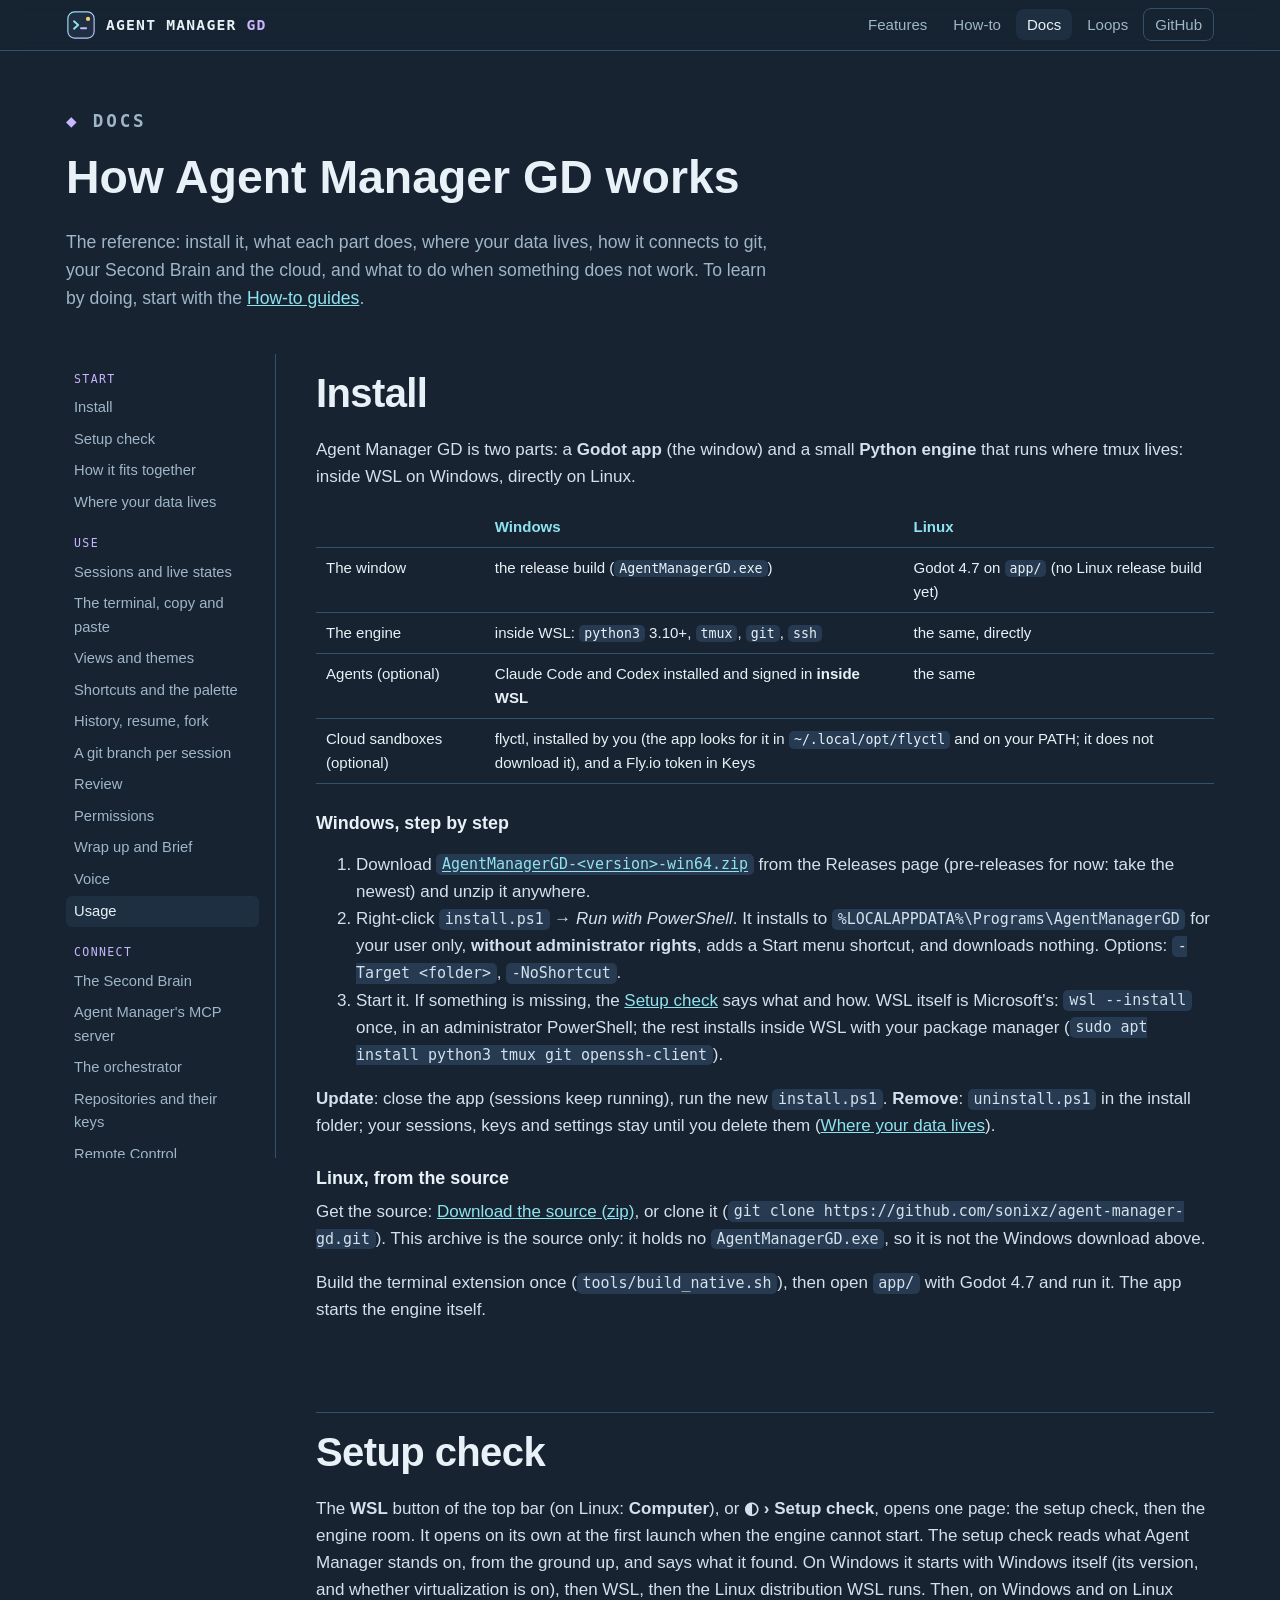
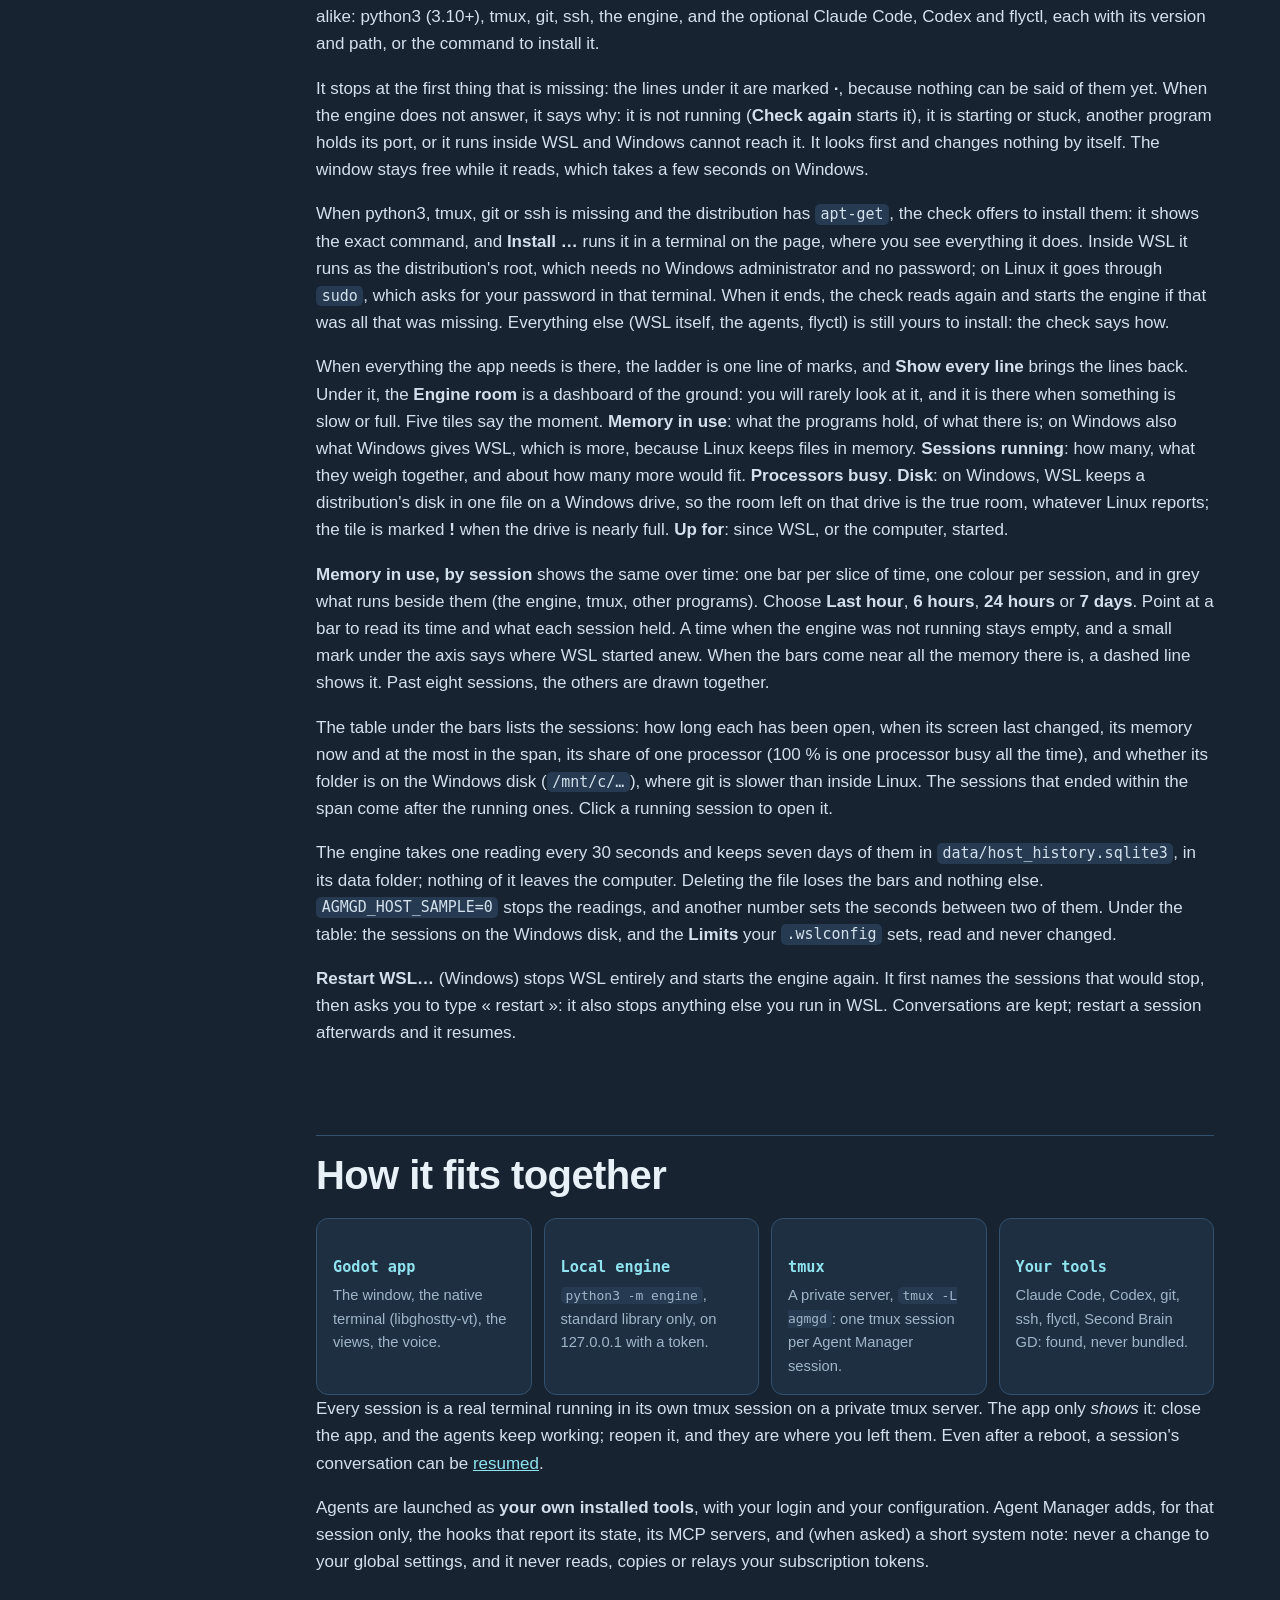
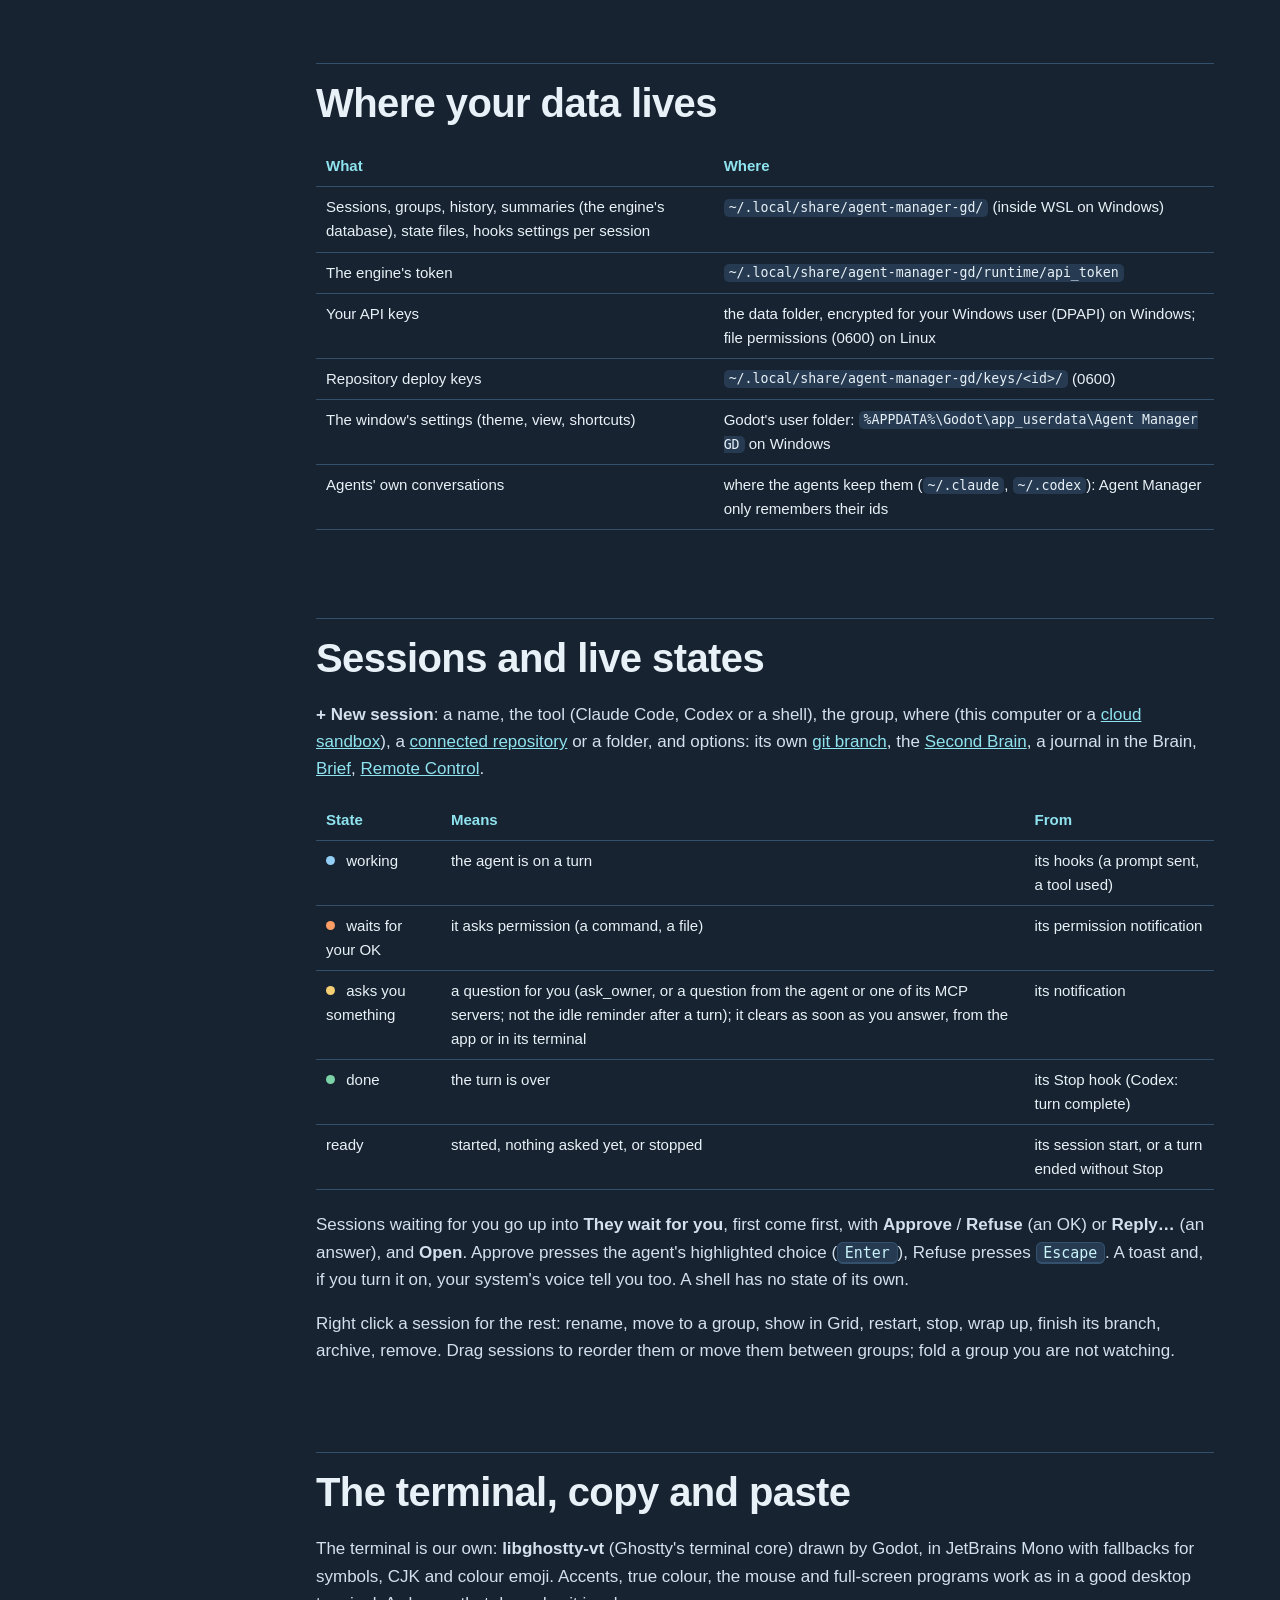
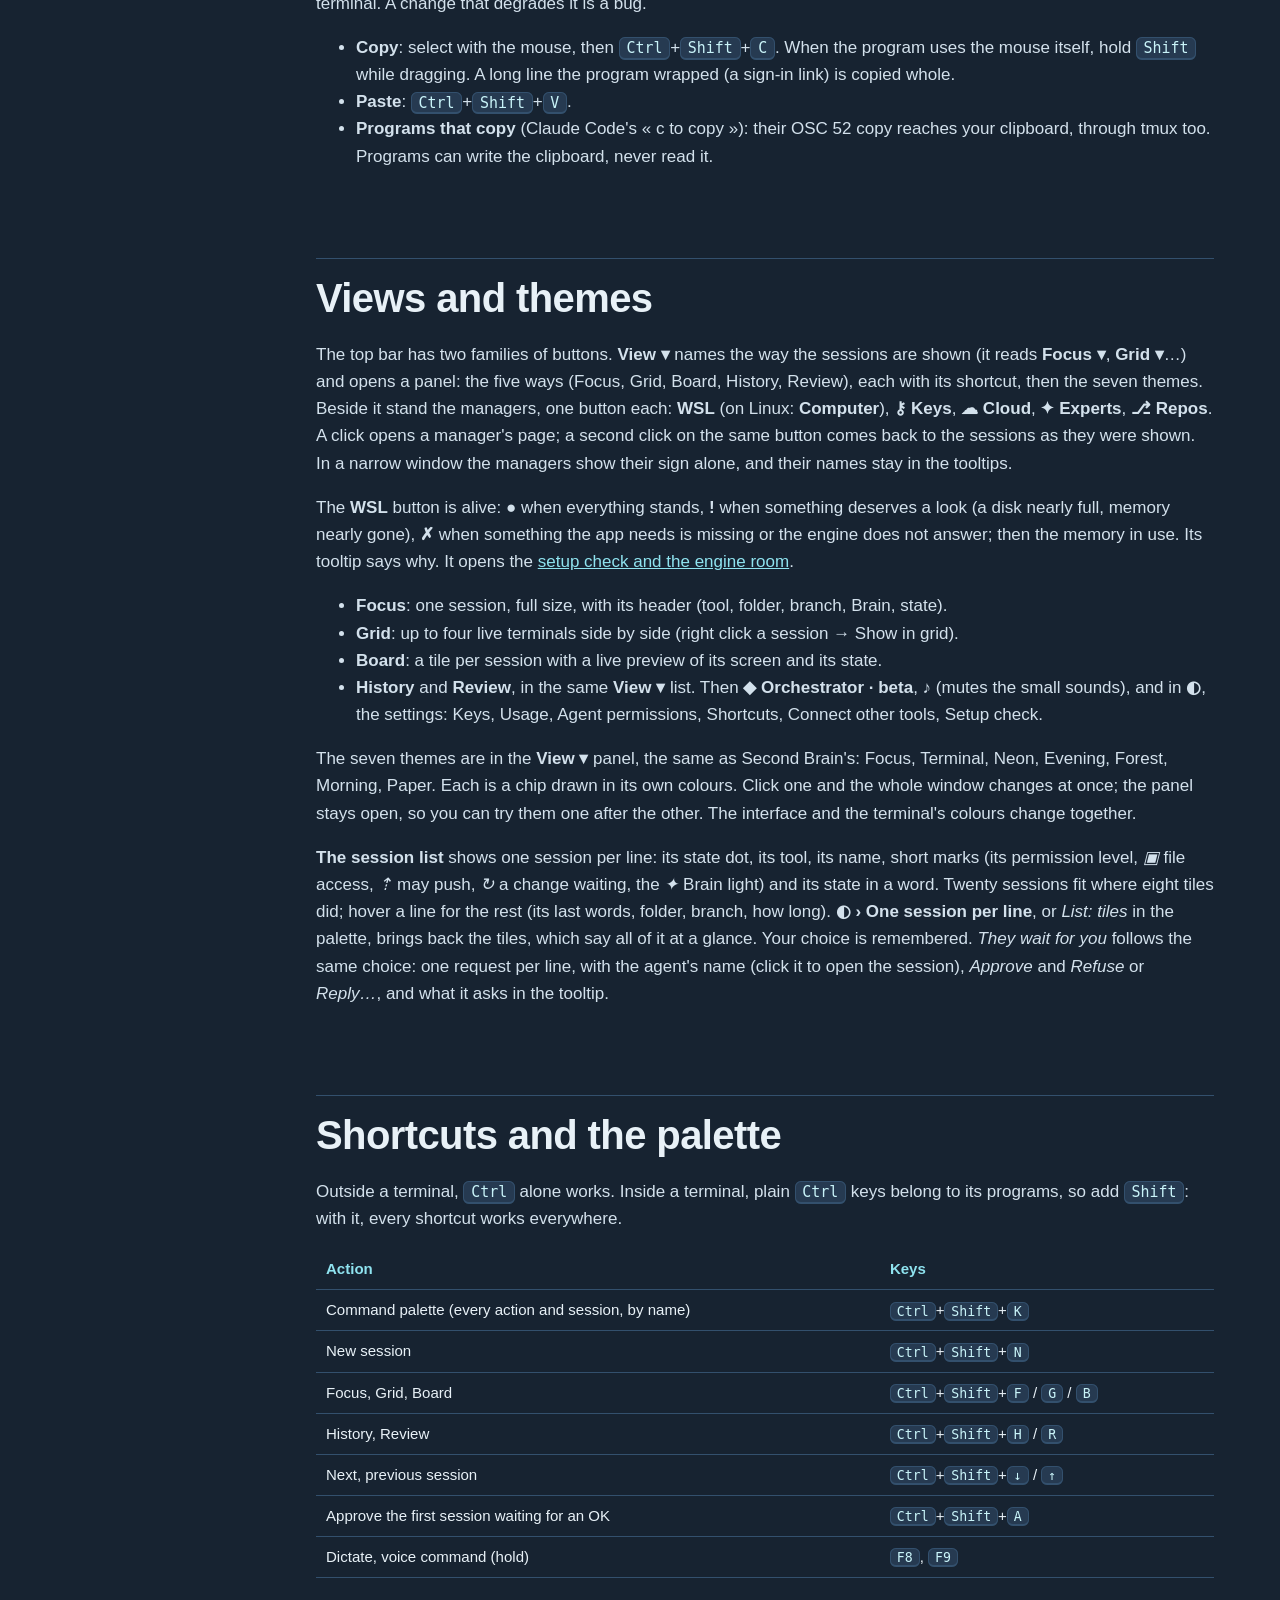
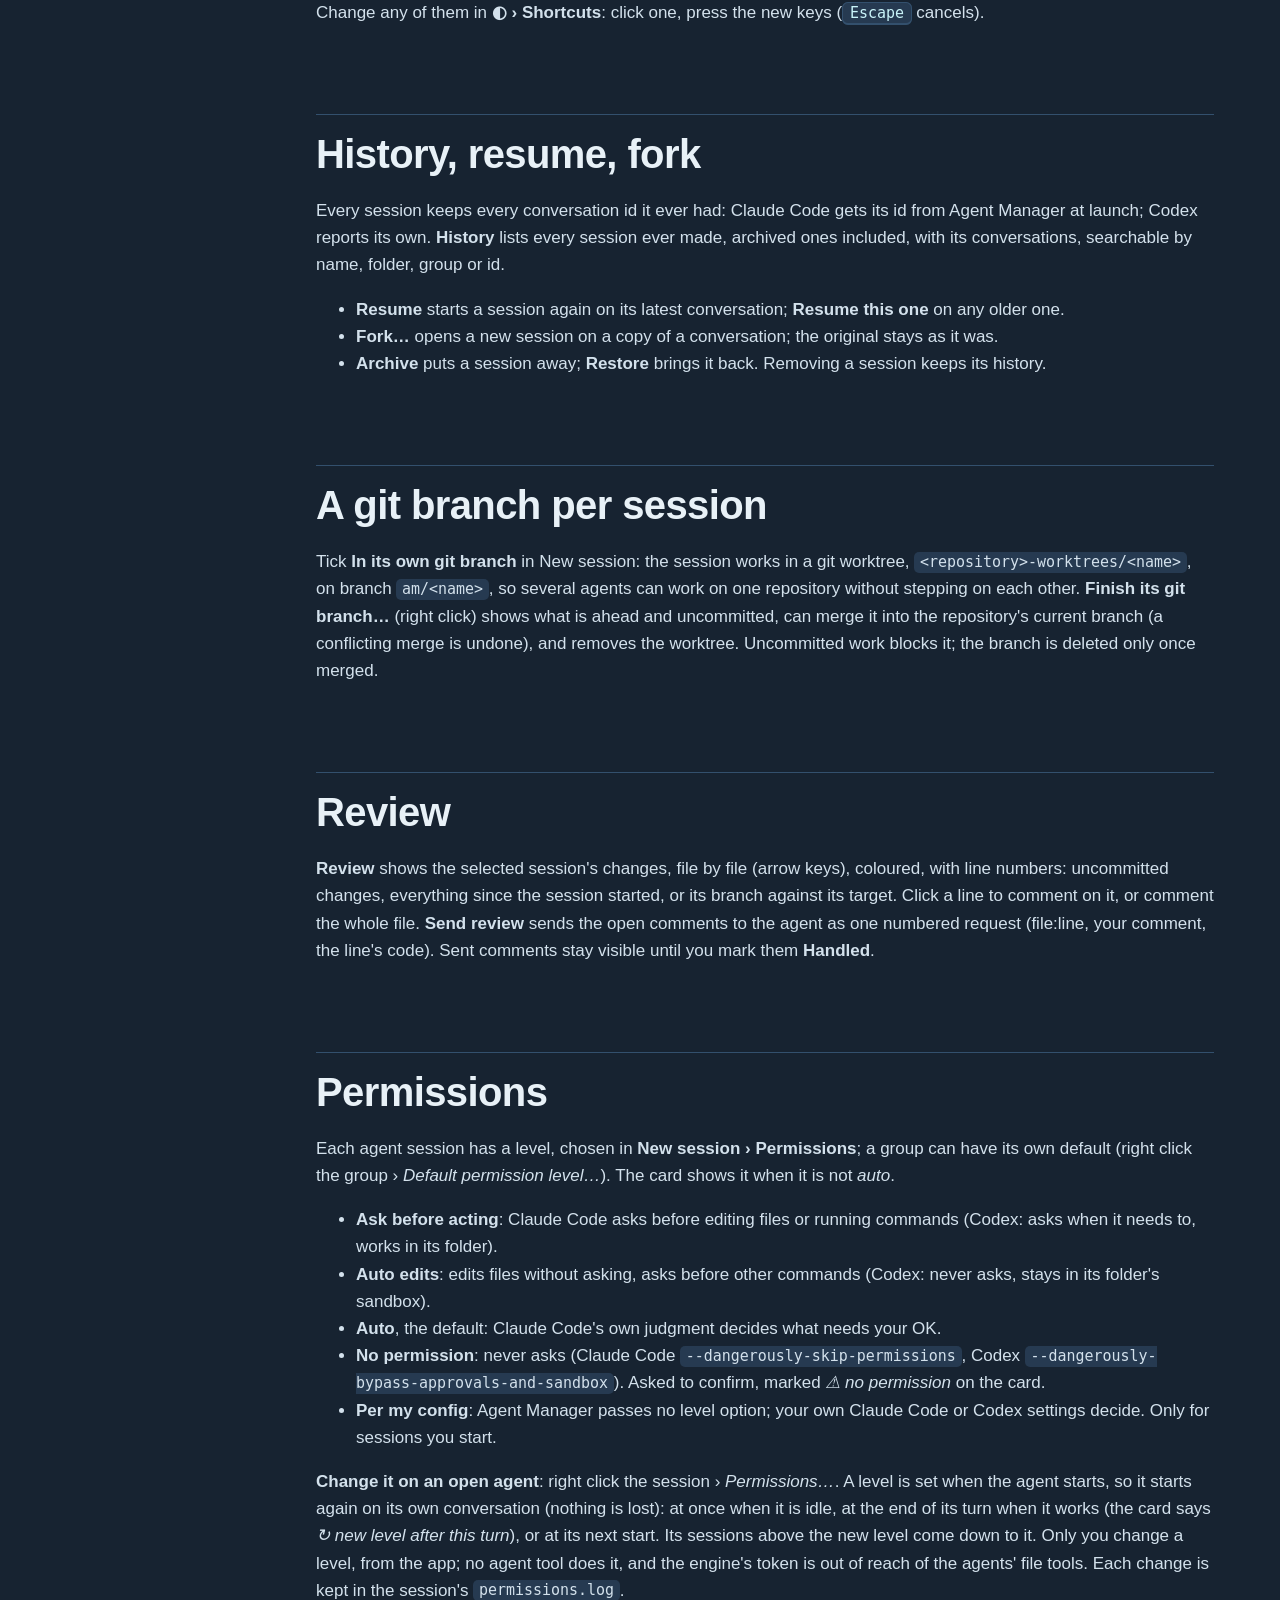
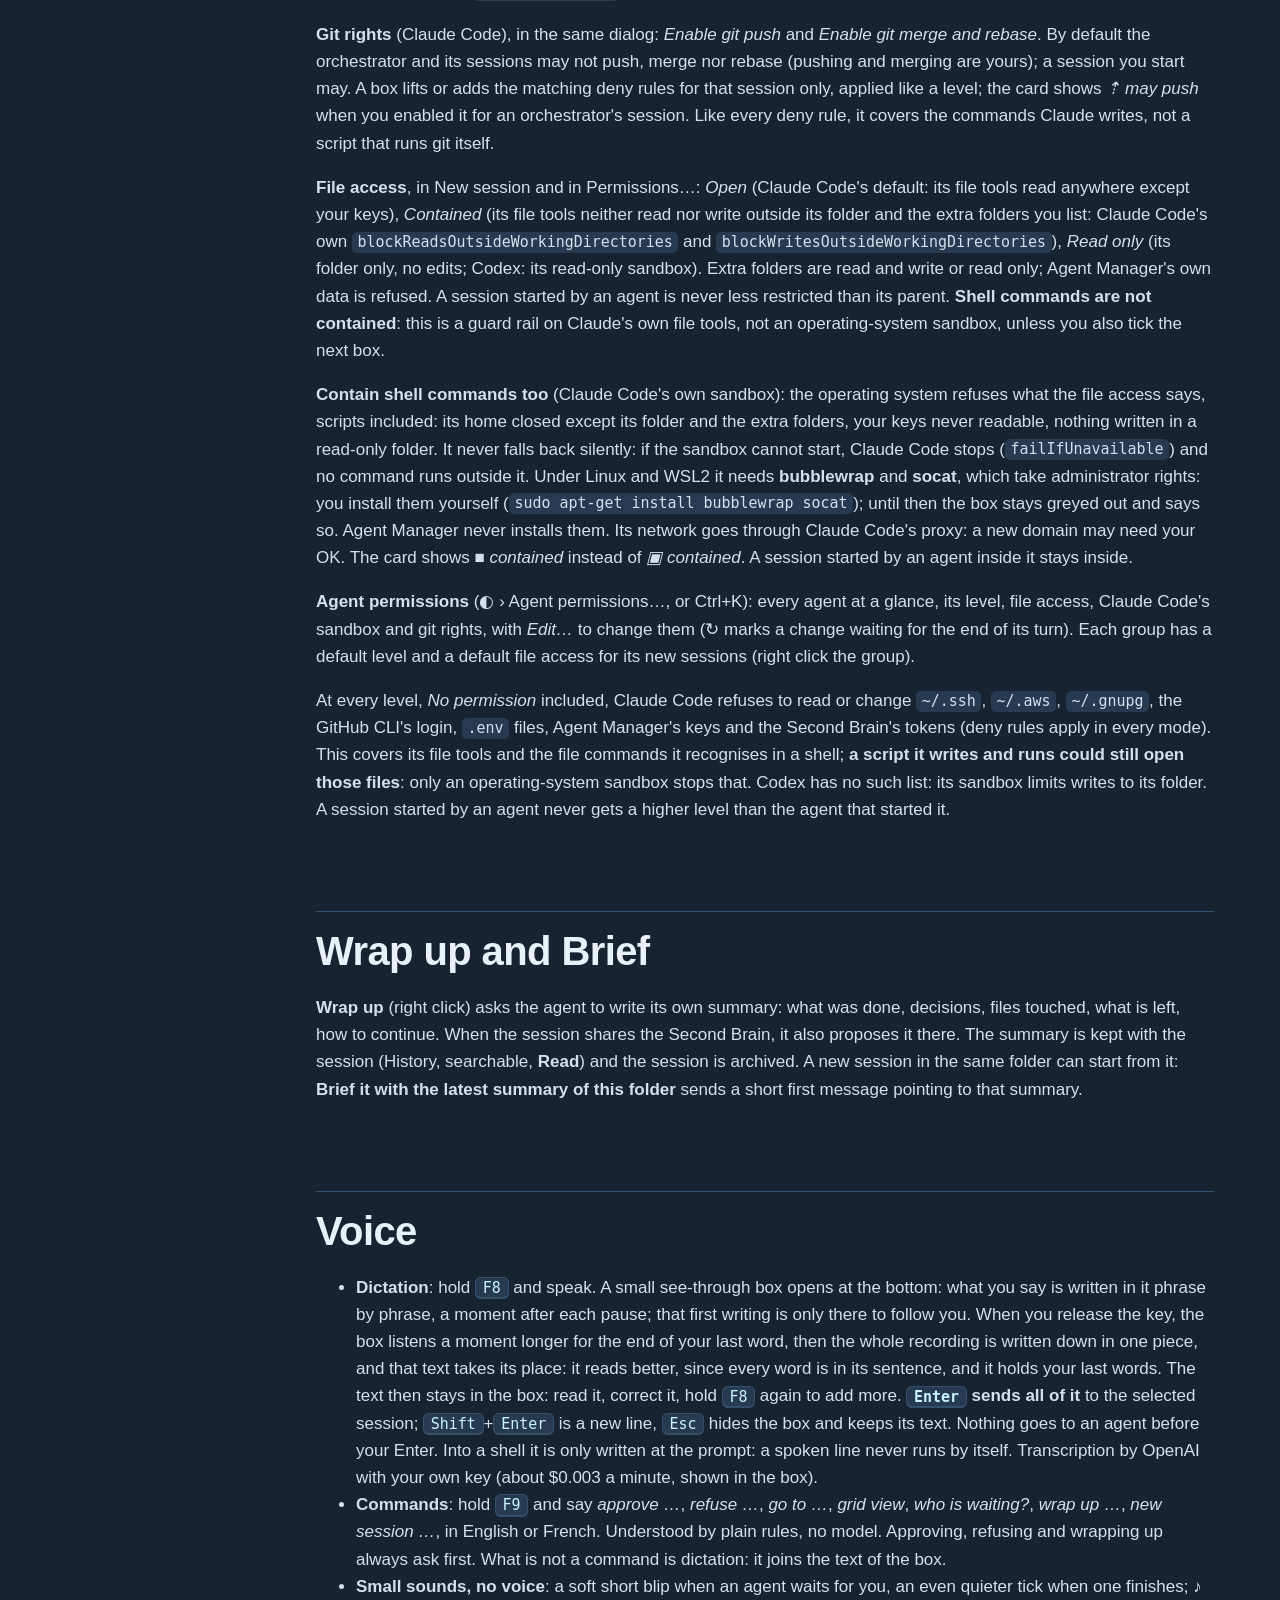
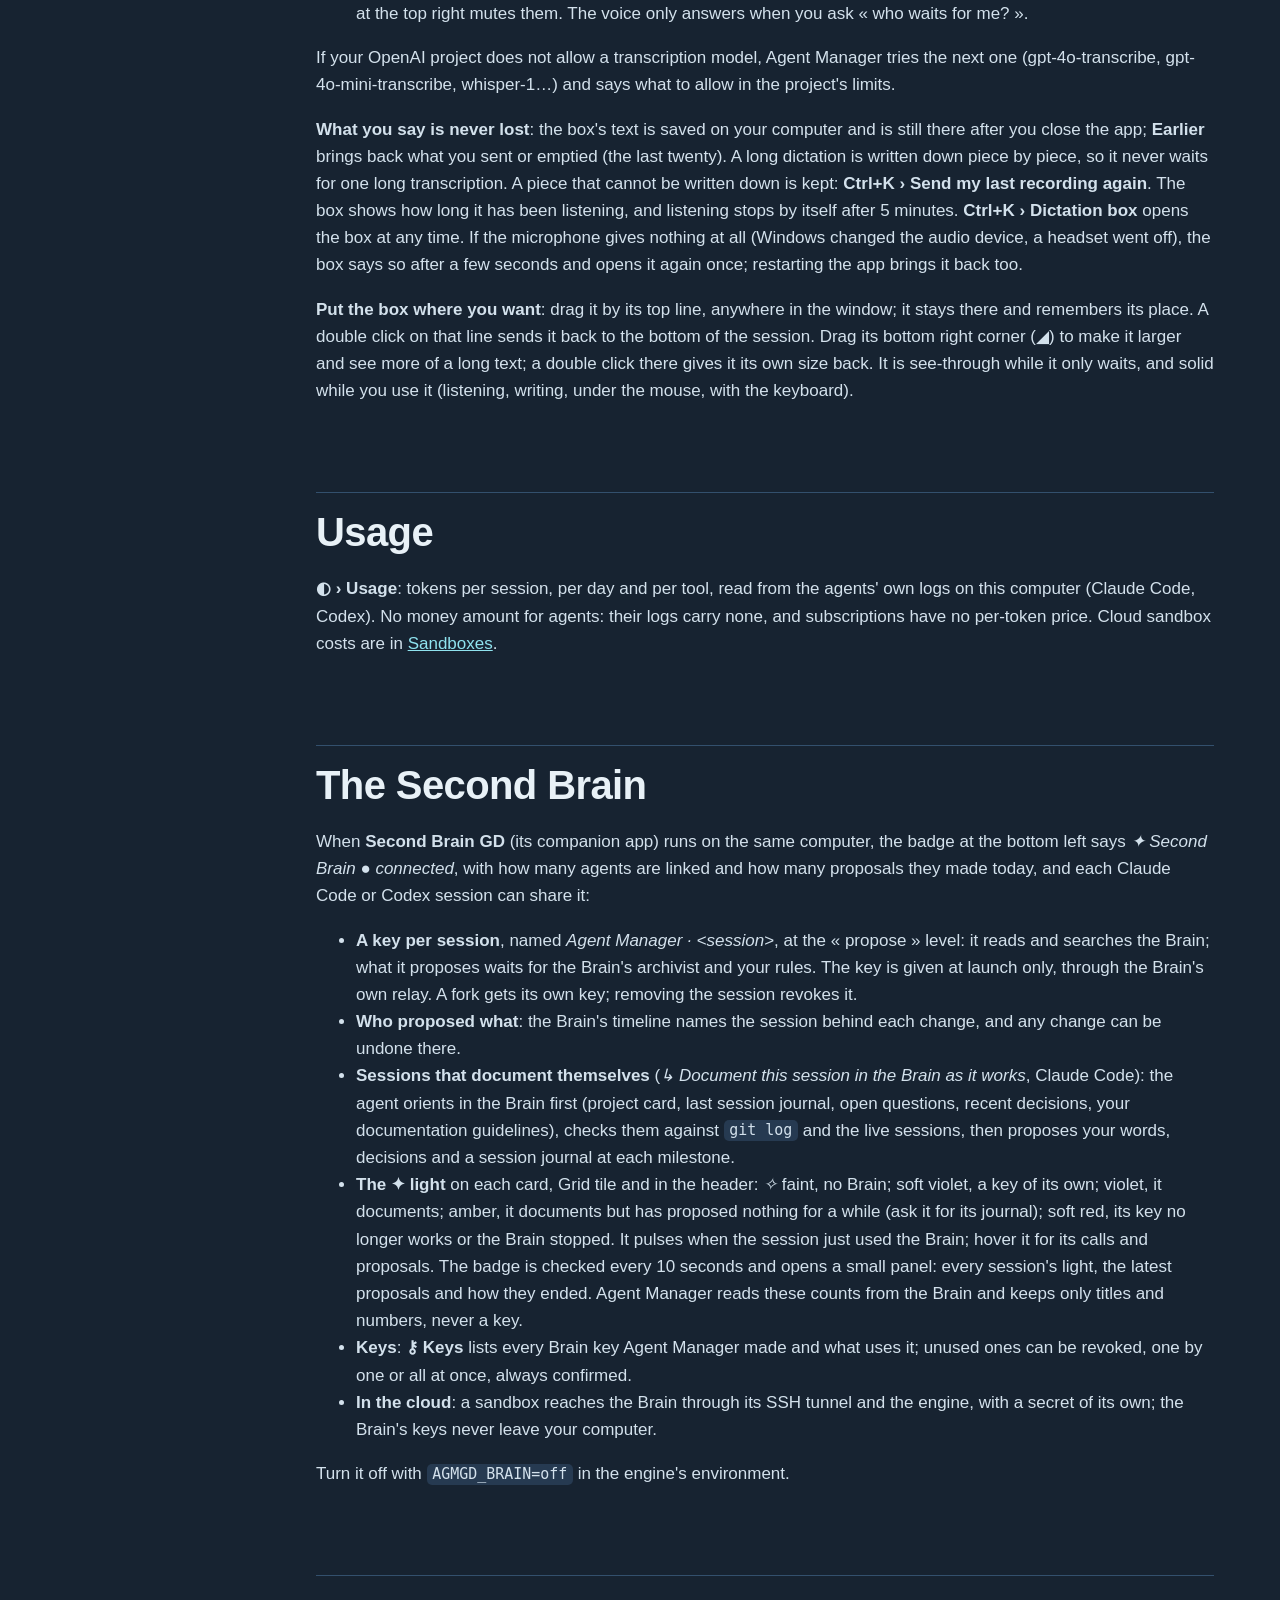
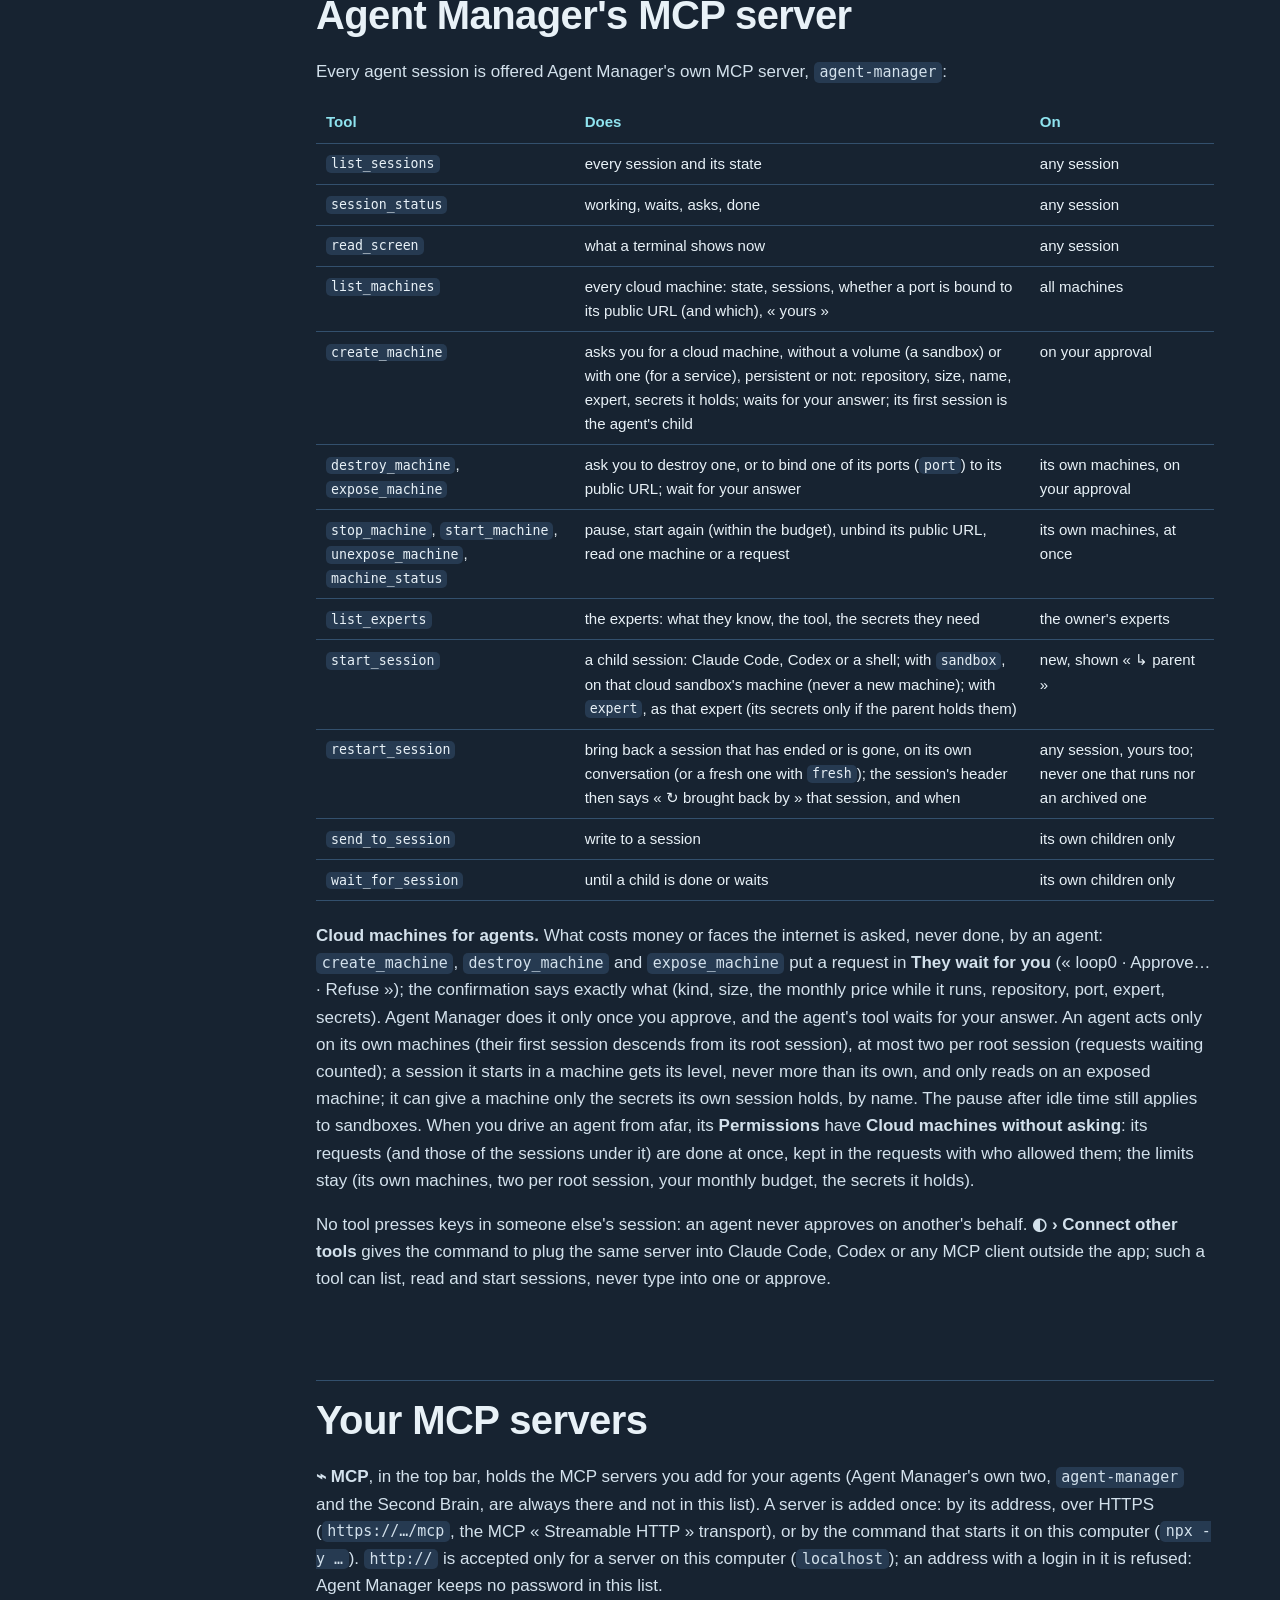
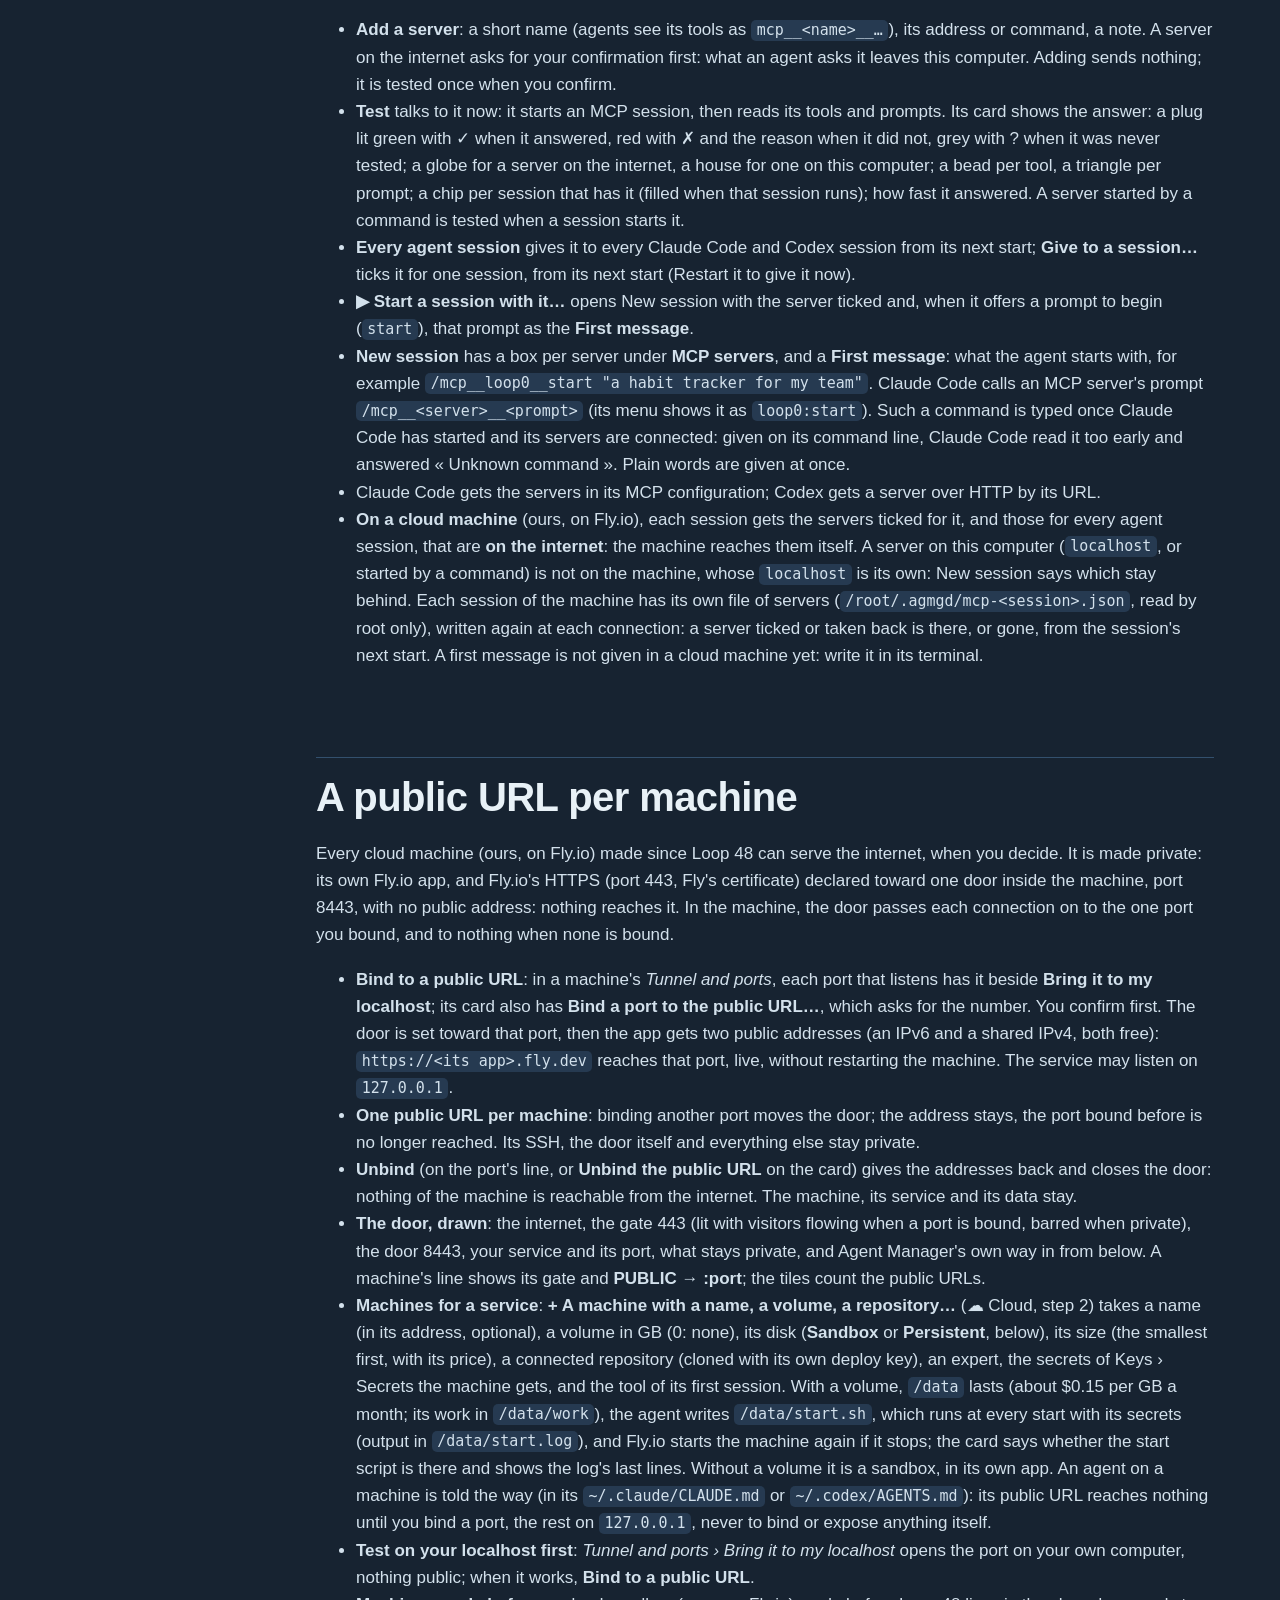
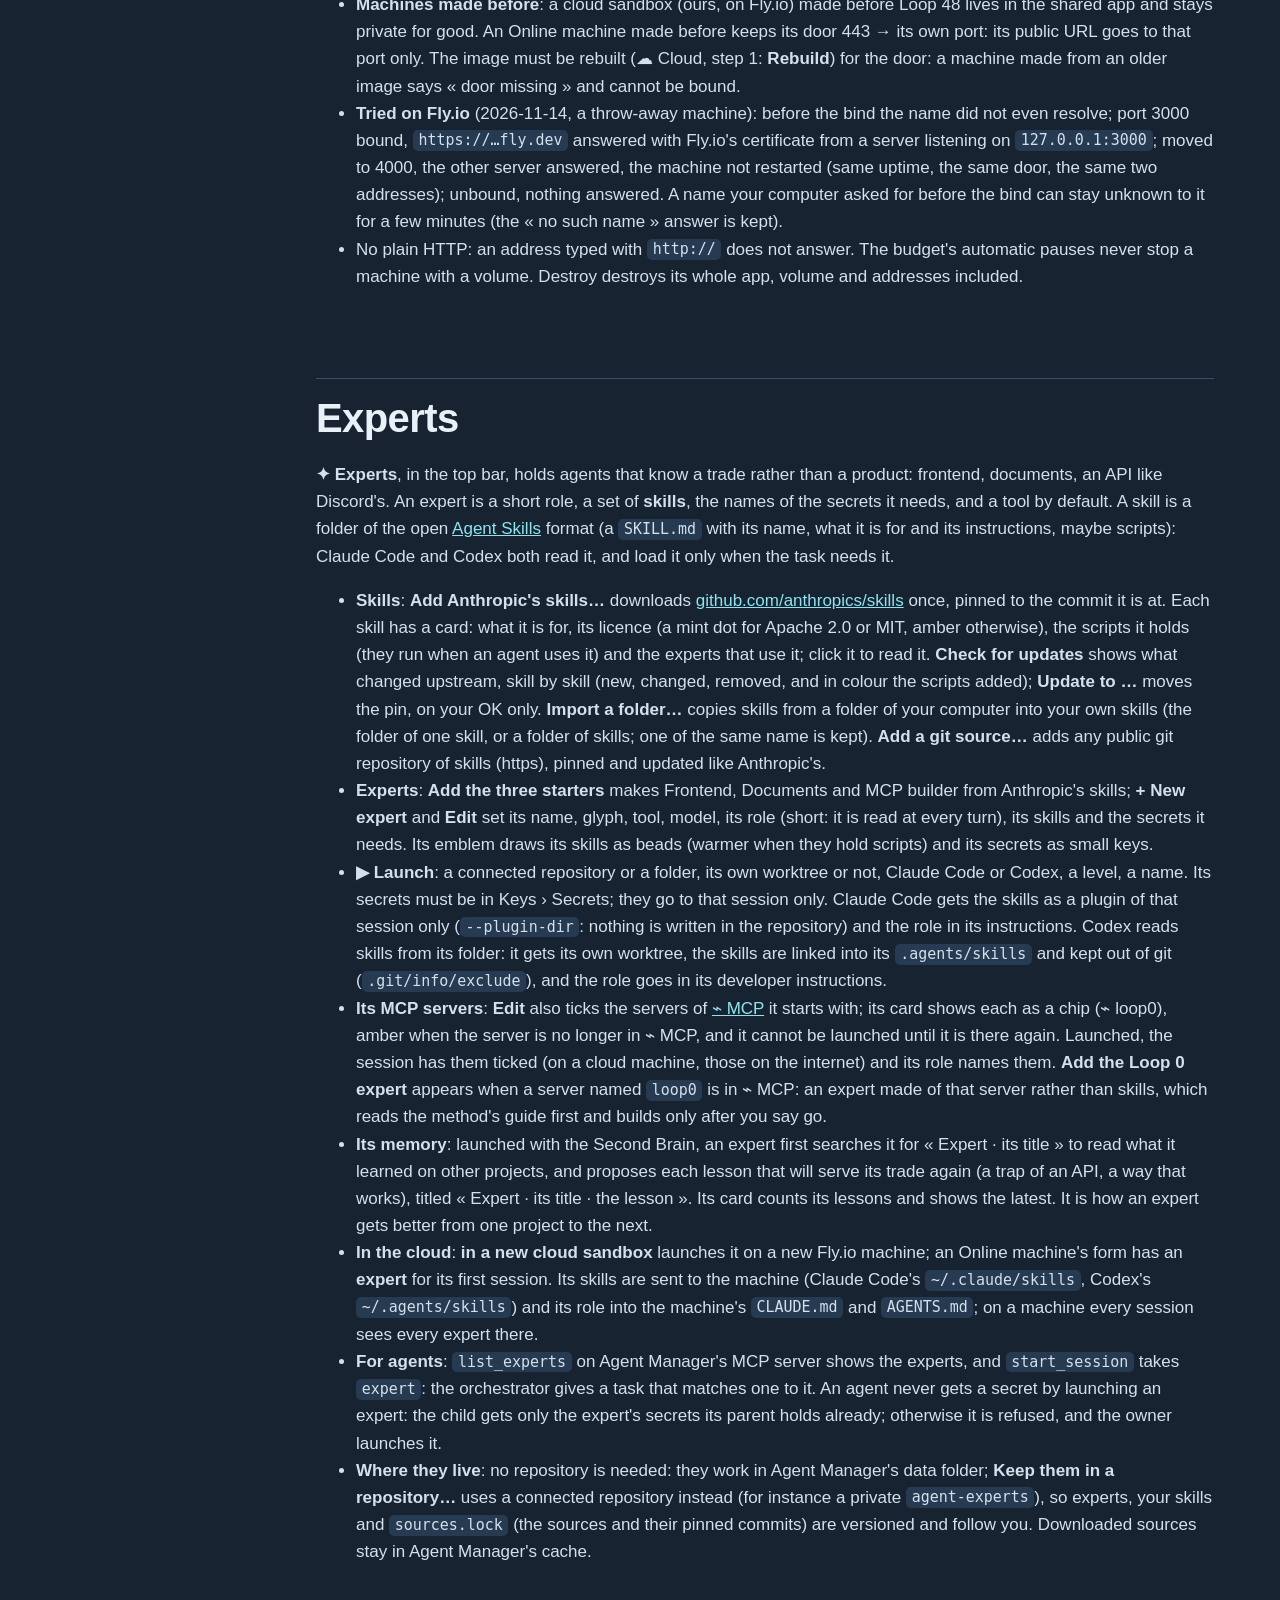
<file: public/docs.html>
<!doctype html>
<html lang="en">
<head>
  <meta charset="utf-8">
  <meta name="viewport" content="width=device-width, initial-scale=1">
  <title>Agent Manager GD Docs</title>
  <meta name="description" content="Agent Manager GD: every AI coding agent in one control room. Claude Code, Codex and shells in real terminals that never die, live states, an MCP server so agents pilot agents, a git manager with automatic deploy keys, native voice, cloud sandboxes, and your Second Brain in every session.">
  <meta name="theme-color" content="#172331">
  <meta property="og:title" content="Agent Manager GD">
  <meta property="og:description" content="Every coding agent. One control room. Your Second Brain in every session.">
  <meta property="og:image" content="assets/showcase/hero-grid.webp">
  <link rel="icon" href="assets/logo.svg" type="image/svg+xml">
  <link rel="stylesheet" href="css/style.css?v=2026-11-13l">
</head>
<body>
  <a class="skip" href="#main">Skip to content</a>

  <header class="site-header">
    <nav class="nav" aria-label="Main">
      <a class="brand" href="index.html" aria-label="Agent Manager GD, home">
        <img src="assets/logo.svg" alt="" width="30" height="30">
        <span>AGENT MANAGER <b>GD</b></span>
      </a>
      <button class="nav-toggle" type="button" aria-expanded="false" aria-controls="nav-links">
        <span class="sr-only">Menu</span><span aria-hidden="true">☰</span>
      </button>
      <ul id="nav-links" class="nav-links">
        <li><a href="index.html#features">Features</a></li>
        <li><a href="howto.html">How-to</a></li>
        <li><a href="docs.html" aria-current="page">Docs</a></li>
        <li><a href="index.html#loops">Loops</a></li>
        <li><a href="https://github.com/sonixz/agent-manager-gd" class="nav-cta" rel="noopener">GitHub</a></li>
      </ul>
    </nav>
  </header>

  <main id="main">
    <section class="page-head">
      <div class="container">
        <p class="overline">Docs</p>
        <h1>How Agent Manager GD works</h1>
        <p>The reference: install it, what each part does, where your data lives, how it connects to git, your Second
          Brain and the cloud, and what to do when something does not work. To learn by doing, start with the
          <a href="howto.html">How-to guides</a>.</p>
      </div>
    </section>
    <div class="container with-toc">
      <nav class="toc" aria-label="Docs">
        <p class="group">Start</p>
        <a href="#install">Install</a>
        <a href="#setup-check">Setup check</a>
        <a href="#concepts">How it fits together</a>
        <a href="#data">Where your data lives</a>
        <p class="group">Use</p>
        <a href="#states">Sessions and live states</a>
        <a href="#terminal">The terminal, copy and paste</a>
        <a href="#views">Views and themes</a>
        <a href="#shortcuts">Shortcuts and the palette</a>
        <a href="#history">History, resume, fork</a>
        <a href="#worktrees">A git branch per session</a>
        <a href="#review">Review</a>
        <a href="#permissions">Permissions</a>
        <a href="#context">Wrap up and Brief</a>
        <a href="#voice">Voice</a>
        <a href="#usage">Usage</a>
        <p class="group">Connect</p>
        <a href="#brain">The Second Brain</a>
        <a href="#mcp">Agent Manager's MCP server</a>
        <a href="#orchestrator">The orchestrator</a>
        <a href="#repos">Repositories and their keys</a>
        <a href="#remote-control">Remote Control</a>
        <a href="#sandboxes">Cloud machines and costs</a>
        <a href="#mcp-servers">Your MCP servers</a>
        <a href="#online">A public URL per machine</a>
        <a href="#experts">Experts</a>
        <p class="group">Reference</p>
        <a href="#keys">Keys and secrets</a>
        <a href="#api">Local engine and settings</a>
        <a href="#security">Security and privacy</a>
        <a href="#troubleshooting">Troubleshooting</a>
      </nav>

      <article class="doc">
        <h2 id="install">Install</h2>
        <p>Agent Manager GD is two parts: a <b>Godot app</b> (the window) and a small <b>Python engine</b> that runs where
          tmux lives: inside WSL on Windows, directly on Linux.</p>
        <table>
          <tr><th></th><th>Windows</th><th>Linux</th></tr>
          <tr><td>The window</td><td>the release build (<code>AgentManagerGD.exe</code>)</td><td>Godot 4.7 on <code>app/</code> (no Linux release build yet)</td></tr>
          <tr><td>The engine</td><td>inside WSL: <code>python3</code> 3.10+, <code>tmux</code>, <code>git</code>, <code>ssh</code></td><td>the same, directly</td></tr>
          <tr><td>Agents (optional)</td><td>Claude Code and Codex installed and signed in <b>inside WSL</b></td><td>the same</td></tr>
          <tr><td>Cloud sandboxes (optional)</td><td colspan="2">flyctl, installed by you (the app looks for it in <code>~/.local/opt/flyctl</code> and on your PATH; it does not download it), and a Fly.io token in Keys</td></tr>
        </table>
        <h3>Windows, step by step</h3>
        <ol>
          <li>Download <a href="https://github.com/sonixz/agent-manager-gd/releases" rel="noopener"><code>AgentManagerGD-&lt;version&gt;-win64.zip</code></a> from the
            Releases page (pre-releases for now: take the newest) and unzip it anywhere.</li>
          <li>Right-click <code>install.ps1</code> → <i>Run with PowerShell</i>. It installs to
            <code>%LOCALAPPDATA%\Programs\AgentManagerGD</code> for your user only, <b>without administrator rights</b>,
            adds a Start menu shortcut, and downloads nothing. Options: <code>-Target &lt;folder&gt;</code>,
            <code>-NoShortcut</code>.</li>
          <li>Start it. If something is missing, the <a href="#setup-check">Setup check</a> says what and how. WSL itself
            is Microsoft's: <code>wsl --install</code> once, in an administrator PowerShell; the rest installs inside WSL
            with your package manager (<code>sudo apt install python3 tmux git openssh-client</code>).</li>
        </ol>
        <p><b>Update</b>: close the app (sessions keep running), run the new <code>install.ps1</code>. <b>Remove</b>:
          <code>uninstall.ps1</code> in the install folder; your sessions, keys and settings stay until you delete them
          (<a href="#data">Where your data lives</a>).</p>
        <h3>Linux, from the source</h3>
        <p>Get the source:
          <a href="https://github.com/sonixz/agent-manager-gd/archive/refs/heads/main.zip" rel="noopener">Download the source (zip)</a>,
          or clone it (<code>git clone https://github.com/sonixz/agent-manager-gd.git</code>). This archive is the
          source only: it holds no <code>AgentManagerGD.exe</code>, so it is not the Windows download above.</p>
        <p>Build the terminal extension once (<code>tools/build_native.sh</code>), then open <code>app/</code> with
          Godot 4.7 and run it. The app starts the engine itself.</p>

        <h2 id="setup-check">Setup check</h2>
        <p>The <b>WSL</b> button of the top bar (on Linux: <b>Computer</b>), or <b>◐ › Setup check</b>, opens one
          page: the setup check, then the engine room. It opens on its own at the first launch when the engine
          cannot start. The setup check reads what Agent Manager stands on, from the ground up, and says what it found. On Windows it starts with Windows itself (its
          version, and whether virtualization is on), then WSL, then the Linux distribution WSL runs. Then, on Windows
          and on Linux alike: python3 (3.10+), tmux, git, ssh, the engine, and the optional Claude Code, Codex and
          flyctl, each with its version and path, or the command to install it.</p>
        <p>It stops at the first thing that is missing: the lines under it are marked <b>·</b>, because nothing can be
          said of them yet. When the engine does not answer, it says why: it is not running (<b>Check again</b> starts
          it), it is starting or stuck, another program holds its port, or it runs inside WSL and Windows cannot reach
          it. It looks first and changes nothing by itself. The window stays free while it reads, which takes a few
          seconds on Windows.</p>
        <p>When python3, tmux, git or ssh is missing and the distribution has <code>apt-get</code>, the check offers
          to install them: it shows the exact command, and <b>Install …</b> runs it in a terminal on the page, where
          you see everything it does. Inside WSL it runs as the distribution's root, which needs no Windows
          administrator and no password; on Linux it goes through <code>sudo</code>, which asks for your password in
          that terminal. When it ends, the check reads again and starts the engine if that was all that was missing.
          Everything else (WSL itself, the agents, flyctl) is still yours to install: the check says how.</p>
        <p>When everything the app needs is there, the ladder is one line of marks, and <b>Show every line</b>
          brings the lines back. Under it, the <b>Engine room</b> is a dashboard of the ground: you will rarely look
          at it, and it is there when something is slow or full. Five tiles say the moment. <b>Memory in use</b>:
          what the programs hold, of what there is; on Windows also what Windows gives WSL, which is more, because
          Linux keeps files in memory. <b>Sessions running</b>: how many, what they weigh together, and about how
          many more would fit. <b>Processors busy</b>. <b>Disk</b>: on Windows, WSL keeps a distribution's disk in one
          file on a Windows drive, so the room left on that drive is the true room, whatever Linux reports; the tile
          is marked <b>!</b> when the drive is nearly full. <b>Up for</b>: since WSL, or the computer, started.</p>
        <p><b>Memory in use, by session</b> shows the same over time: one bar per slice of time, one colour per
          session, and in grey what runs beside them (the engine, tmux, other programs). Choose <b>Last hour</b>,
          <b>6 hours</b>, <b>24 hours</b> or <b>7 days</b>. Point at a bar to read its time and what each session
          held. A time when the engine was not running stays empty, and a small mark under the axis says where WSL
          started anew. When the bars come near all the memory there is, a dashed line shows it. Past eight sessions,
          the others are drawn together.</p>
        <p>The table under the bars lists the sessions: how long each has been open, when its screen last changed,
          its memory now and at the most in the span, its share of one processor (100 % is one processor busy all
          the time), and whether its folder is on the Windows disk (<code>/mnt/c/…</code>), where git is slower than
          inside Linux. The sessions that ended within the span come after the running ones. Click a running
          session to open it.</p>
        <p>The engine takes one reading every 30 seconds and keeps seven days of them in
          <code>data/host_history.sqlite3</code>, in its data folder; nothing of it leaves the computer. Deleting the
          file loses the bars and nothing else. <code>AGMGD_HOST_SAMPLE=0</code> stops the readings, and another
          number sets the seconds between two of them. Under the table: the sessions on the Windows disk, and the
          <b>Limits</b> your <code>.wslconfig</code> sets, read and never changed.</p>
        <p><b>Restart WSL…</b> (Windows) stops WSL entirely and starts the engine again. It first names the sessions
          that would stop, then asks you to type « restart »: it also stops anything else you run in WSL. Conversations
          are kept; restart a session afterwards and it resumes.</p>

        <h2 id="concepts">How it fits together</h2>
        <div class="arch">
          <div class="box"><h3>Godot app</h3><p>The window, the native terminal (libghostty-vt), the views, the voice.</p></div>
          <div class="box"><h3>Local engine</h3><p><code>python3 -m engine</code>, standard library only, on 127.0.0.1 with a token.</p></div>
          <div class="box"><h3>tmux</h3><p>A private server, <code>tmux -L agmgd</code>: one tmux session per Agent Manager session.</p></div>
          <div class="box"><h3>Your tools</h3><p>Claude Code, Codex, git, ssh, flyctl, Second Brain GD: found, never bundled.</p></div>
        </div>
        <p>Every session is a real terminal running in its own tmux session on a private tmux server. The app only
          <i>shows</i> it: close the app, and the agents keep working; reopen it, and they are where you left them. Even
          after a reboot, a session's conversation can be <a href="#history">resumed</a>.</p>
        <p>Agents are launched as <b>your own installed tools</b>, with your login and your configuration. Agent
          Manager adds, for that session only, the hooks that report its state, its MCP servers, and (when asked) a
          short system note: never a change to your global settings, and it never reads, copies or relays your
          subscription tokens.</p>

        <h2 id="data">Where your data lives</h2>
        <table>
          <tr><th>What</th><th>Where</th></tr>
          <tr><td>Sessions, groups, history, summaries (the engine's database), state files, hooks settings per session</td><td><code>~/.local/share/agent-manager-gd/</code> (inside WSL on Windows)</td></tr>
          <tr><td>The engine's token</td><td><code>~/.local/share/agent-manager-gd/runtime/api_token</code></td></tr>
          <tr><td>Your API keys</td><td>the data folder, encrypted for your Windows user (DPAPI) on Windows; file permissions (0600) on Linux</td></tr>
          <tr><td>Repository deploy keys</td><td><code>~/.local/share/agent-manager-gd/keys/&lt;id&gt;/</code> (0600)</td></tr>
          <tr><td>The window's settings (theme, view, shortcuts)</td><td>Godot's user folder: <code>%APPDATA%\Godot\app_userdata\Agent Manager GD</code> on Windows</td></tr>
          <tr><td>Agents' own conversations</td><td>where the agents keep them (<code>~/.claude</code>, <code>~/.codex</code>): Agent Manager only remembers their ids</td></tr>
        </table>

        <h2 id="states">Sessions and live states</h2>
        <p><b>+ New session</b>: a name, the tool (Claude Code, Codex or a shell), the group, where (this computer or a
          <a href="#sandboxes">cloud sandbox</a>), a <a href="#repos">connected repository</a> or a folder, and options:
          its own <a href="#worktrees">git branch</a>, the <a href="#brain">Second Brain</a>, a journal in the Brain,
          <a href="#context">Brief</a>, <a href="#remote-control">Remote Control</a>.</p>
        <table>
          <tr><th>State</th><th>Means</th><th>From</th></tr>
          <tr><td><span class="light working"></span> working</td><td>the agent is on a turn</td><td>its hooks (a prompt sent, a tool used)</td></tr>
          <tr><td><span class="light ok"></span> waits for your OK</td><td>it asks permission (a command, a file)</td><td>its permission notification</td></tr>
          <tr><td><span class="light asks"></span> asks you something</td><td>a question for you (ask_owner, or a question from the agent or one of its MCP servers; not the idle reminder after a turn); it clears as soon as you answer, from the app or in its terminal</td><td>its notification</td></tr>
          <tr><td><span class="light done"></span> done</td><td>the turn is over</td><td>its Stop hook (Codex: turn complete)</td></tr>
          <tr><td>ready</td><td>started, nothing asked yet, or stopped</td><td>its session start, or a turn ended without Stop</td></tr>
        </table>
        <p>Sessions waiting for you go up into <b>They wait for you</b>, first come first, with <b>Approve</b> /
          <b>Refuse</b> (an OK) or <b>Reply…</b> (an answer), and <b>Open</b>. Approve presses the agent's highlighted
          choice (<kbd>Enter</kbd>), Refuse presses <kbd>Escape</kbd>. A toast and, if you turn it on, your system's
          voice tell you too. A shell has no state of its own.</p>
        <p>Right click a session for the rest: rename, move to a group, show in Grid, restart, stop, wrap up, finish its
          branch, archive, remove. Drag sessions to reorder them or move them between groups; fold a group you are not
          watching.</p>

        <h2 id="terminal">The terminal, copy and paste</h2>
        <p>The terminal is our own: <b>libghostty-vt</b> (Ghostty's terminal core) drawn by Godot, in JetBrains Mono with
          fallbacks for symbols, CJK and colour emoji. Accents, true colour, the mouse and full-screen programs work as in
          a good desktop terminal. A change that degrades it is a bug.</p>
        <ul>
          <li><b>Copy</b>: select with the mouse, then <kbd>Ctrl</kbd>+<kbd>Shift</kbd>+<kbd>C</kbd>. When the program
            uses the mouse itself, hold <kbd>Shift</kbd> while dragging. A long line the program wrapped (a sign-in link)
            is copied whole.</li>
          <li><b>Paste</b>: <kbd>Ctrl</kbd>+<kbd>Shift</kbd>+<kbd>V</kbd>.</li>
          <li><b>Programs that copy</b> (Claude Code's « c to copy »): their OSC 52 copy reaches your clipboard, through
            tmux too. Programs can write the clipboard, never read it.</li>
        </ul>

        <h2 id="views">Views and themes</h2>
        <p>The top bar has two families of buttons. <b>View ▾</b> names the way the sessions are shown (it reads
          <b>Focus ▾</b>, <b>Grid ▾</b>…) and opens a panel: the five ways (Focus, Grid, Board, History, Review), each
          with its shortcut, then the seven themes. Beside it stand the managers, one button each: <b>WSL</b> (on Linux:
          <b>Computer</b>), <b>⚷ Keys</b>, <b>☁ Cloud</b>, <b>✦ Experts</b>, <b>⎇ Repos</b>. A click opens a manager's page; a second click on the
          same button comes back to the sessions as they were shown. In a narrow window the managers show their sign
          alone, and their names stay in the tooltips.</p>
        <p>The <b>WSL</b> button is alive: <b>●</b> when everything stands, <b>!</b> when something deserves a look (a
          disk nearly full, memory nearly gone), <b>✗</b> when something the app needs is missing or the engine does
          not answer; then the memory in use. Its tooltip says why. It opens the
          <a href="#setup-check">setup check and the engine room</a>.</p>
        <ul>
          <li><b>Focus</b>: one session, full size, with its header (tool, folder, branch, Brain, state).</li>
          <li><b>Grid</b>: up to four live terminals side by side (right click a session → Show in grid).</li>
          <li><b>Board</b>: a tile per session with a live preview of its screen and its state.</li>
          <li><b>History</b> and <b>Review</b>, in the same <b>View ▾</b> list. Then <b>◆ Orchestrator · beta</b>,
            <b>♪</b> (mutes the small sounds), and in <b>◐</b>, the settings: Keys, Usage, Agent permissions,
            Shortcuts, Connect other tools, Setup check.</li>
        </ul>
        <p>The seven themes are in the <b>View ▾</b> panel, the same as Second Brain's: Focus, Terminal, Neon, Evening, Forest,
          Morning, Paper. Each
          is a chip drawn in its own colours. Click one and the whole window changes at once; the panel stays open,
          so you can try them one after the other. The interface and the terminal's colours change together.</p>
        <p><b>The session list</b> shows one session per line: its state dot, its tool, its name, short marks (its
          permission level, <i>▣</i> file access, <i>⇡</i> may push, <i>↻</i> a change waiting, the <i>✦</i> Brain light)
          and its state in a word. Twenty sessions fit where eight tiles did; hover a line for the rest (its last words,
          folder, branch, how long). <b>◐ › One session per line</b>, or <i>List: tiles</i> in the palette, brings back
          the tiles, which say all of it at a glance. Your choice is remembered. <i>They wait for you</i> follows the same
          choice: one request per line, with the agent's name (click it to open the session), <i>Approve</i> and
          <i>Refuse</i> or <i>Reply…</i>, and what it asks in the tooltip.</p>

        <h2 id="shortcuts">Shortcuts and the palette</h2>
        <p>Outside a terminal, <kbd>Ctrl</kbd> alone works. Inside a terminal, plain <kbd>Ctrl</kbd> keys belong to
          its programs, so add <kbd>Shift</kbd>: with it, every shortcut works everywhere.</p>
        <table>
          <tr><th>Action</th><th>Keys</th></tr>
          <tr><td>Command palette (every action and session, by name)</td><td><kbd>Ctrl</kbd>+<kbd>Shift</kbd>+<kbd>K</kbd></td></tr>
          <tr><td>New session</td><td><kbd>Ctrl</kbd>+<kbd>Shift</kbd>+<kbd>N</kbd></td></tr>
          <tr><td>Focus, Grid, Board</td><td><kbd>Ctrl</kbd>+<kbd>Shift</kbd>+<kbd>F</kbd> / <kbd>G</kbd> / <kbd>B</kbd></td></tr>
          <tr><td>History, Review</td><td><kbd>Ctrl</kbd>+<kbd>Shift</kbd>+<kbd>H</kbd> / <kbd>R</kbd></td></tr>
          <tr><td>Next, previous session</td><td><kbd>Ctrl</kbd>+<kbd>Shift</kbd>+<kbd>↓</kbd> / <kbd>↑</kbd></td></tr>
          <tr><td>Approve the first session waiting for an OK</td><td><kbd>Ctrl</kbd>+<kbd>Shift</kbd>+<kbd>A</kbd></td></tr>
          <tr><td>Dictate, voice command (hold)</td><td><kbd>F8</kbd>, <kbd>F9</kbd></td></tr>
        </table>
        <p>Change any of them in <b>◐ › Shortcuts</b>: click one, press the new keys (<kbd>Escape</kbd> cancels).</p>

        <h2 id="history">History, resume, fork</h2>
        <p>Every session keeps every conversation id it ever had: Claude Code gets its id from Agent Manager at launch;
          Codex reports its own. <b>History</b> lists every session ever made, archived ones included, with its
          conversations, searchable by name, folder, group or id.</p>
        <ul>
          <li><b>Resume</b> starts a session again on its latest conversation; <b>Resume this one</b> on any older one.</li>
          <li><b>Fork…</b> opens a new session on a copy of a conversation; the original stays as it was.</li>
          <li><b>Archive</b> puts a session away; <b>Restore</b> brings it back. Removing a session keeps its history.</li>
        </ul>

        <h2 id="worktrees">A git branch per session</h2>
        <p>Tick <b>In its own git branch</b> in New session: the session works in a git worktree,
          <code>&lt;repository&gt;-worktrees/&lt;name&gt;</code>, on branch <code>am/&lt;name&gt;</code>, so several agents can
          work on one repository without stepping on each other. <b>Finish its git branch…</b> (right click) shows what
          is ahead and uncommitted, can merge it into the repository's current branch (a conflicting merge is undone),
          and removes the worktree. Uncommitted work blocks it; the branch is deleted only once merged.</p>

        <h2 id="review">Review</h2>
        <p><b>Review</b> shows the selected session's changes, file by file (arrow keys), coloured, with line numbers:
          uncommitted changes, everything since the session started, or its branch against its target. Click a line to
          comment on it, or comment the whole file. <b>Send review</b> sends the open comments to the agent as one
          numbered request (file:line, your comment, the line's code). Sent comments stay visible until you mark them
          <b>Handled</b>.</p>

        <h2 id="permissions">Permissions</h2>
        <p>Each agent session has a level, chosen in <b>New session › Permissions</b>; a group can have its own default
          (right click the group › <i>Default permission level…</i>). The card shows it when it is not <i>auto</i>.</p>
        <ul>
          <li><b>Ask before acting</b>: Claude Code asks before editing files or running commands (Codex: asks when it
            needs to, works in its folder).</li>
          <li><b>Auto edits</b>: edits files without asking, asks before other commands (Codex: never asks, stays in its
            folder's sandbox).</li>
          <li><b>Auto</b>, the default: Claude Code's own judgment decides what needs your OK.</li>
          <li><b>No permission</b>: never asks (Claude Code <code>--dangerously-skip-permissions</code>, Codex
            <code>--dangerously-bypass-approvals-and-sandbox</code>). Asked to confirm, marked <i>⚠ no permission</i> on the card.</li>
          <li><b>Per my config</b>: Agent Manager passes no level option; your own Claude Code or Codex settings decide.
            Only for sessions you start.</li>
        </ul>
        <p><b>Change it on an open agent</b>: right click the session › <i>Permissions…</i>. A level is set when the agent
          starts, so it starts again on its own conversation (nothing is lost): at once when it is idle, at the end of its
          turn when it works (the card says <i>↻ new level after this turn</i>), or at its next start. Its sessions above
          the new level come down to it. Only you change a level, from the app; no agent tool does it, and the engine's
          token is out of reach of the agents' file tools. Each change is kept in the session's
          <code>permissions.log</code>.</p>
        <p><b>Git rights</b> (Claude Code), in the same dialog: <i>Enable git push</i> and <i>Enable git merge and
          rebase</i>. By default the orchestrator and its sessions may not push, merge nor rebase (pushing and merging
          are yours); a session you start may. A box lifts or adds the matching deny rules for that session only, applied
          like a level; the card shows <i>⇡ may push</i> when you enabled it for an orchestrator's session. Like every deny
          rule, it covers the commands Claude writes, not a script that runs git itself.</p>
        <p><b>File access</b>, in New session and in Permissions…: <i>Open</i> (Claude Code's default: its file tools read
          anywhere except your keys), <i>Contained</i> (its file tools neither read nor write outside its folder and the extra
          folders you list: Claude Code's own <code>blockReadsOutsideWorkingDirectories</code> and
          <code>blockWritesOutsideWorkingDirectories</code>), <i>Read only</i> (its folder only, no edits; Codex: its
          read-only sandbox). Extra folders are read and write or read only; Agent Manager's own data is refused. A session
          started by an agent is never less restricted than its parent. <b>Shell commands are not contained</b>: this is a
          guard rail on Claude's own file tools, not an operating-system sandbox, unless you also tick the next box.</p>
        <p><b>Contain shell commands too</b> (Claude Code's own sandbox): the operating system refuses what the file access
          says, scripts included: its home closed except its folder and the extra folders, your keys never readable, nothing
          written in a read-only folder. It never falls back silently: if the sandbox cannot start, Claude Code stops
          (<code>failIfUnavailable</code>) and no command runs outside it. Under Linux and WSL2 it needs
          <b>bubblewrap</b> and <b>socat</b>, which take administrator rights: you install them yourself
          (<code>sudo apt-get install bubblewrap socat</code>); until then the box stays greyed out and says so. Agent
          Manager never installs them. Its network goes through Claude Code's proxy: a new domain may need your OK. The card
          shows <i>■ contained</i> instead of <i>▣ contained</i>. A session started by an agent inside it stays inside.</p>
        <p><b>Agent permissions</b> (◐ › Agent permissions…, or Ctrl+K): every agent at a glance, its level, file access,
          Claude Code's sandbox and git rights, with <i>Edit…</i> to change them (↻ marks a change waiting for the end of its turn).
          Each group has a default level and a default file access for its new sessions (right click the group).</p>
        <p>At every level, <i>No permission</i> included, Claude Code refuses to read or change <code>~/.ssh</code>,
          <code>~/.aws</code>, <code>~/.gnupg</code>, the GitHub CLI's login, <code>.env</code> files, Agent Manager's
          keys and the Second Brain's tokens (deny rules apply in every mode). This covers its file tools and the file
          commands it recognises in a shell; <b>a script it writes and runs could still open those files</b>: only an
          operating-system sandbox stops that. Codex has no such list: its sandbox limits writes to its folder. A
          session started by an agent never gets a higher level than the agent that started it.</p>

        <h2 id="context">Wrap up and Brief</h2>
        <p><b>Wrap up</b> (right click) asks the agent to write its own summary: what was done, decisions, files touched,
          what is left, how to continue. When the session shares the Second Brain, it also proposes it there. The summary
          is kept with the session (History, searchable, <b>Read</b>) and the session is archived. A new session in the
          same folder can start from it: <b>Brief it with the latest summary of this folder</b> sends a short first
          message pointing to that summary.</p>

        <h2 id="voice">Voice</h2>
        <ul>
          <li><b>Dictation</b>: hold <kbd>F8</kbd> and speak. A small see-through box opens at the bottom: what you say
            is written in it phrase by phrase, a moment after each pause; that first writing is only there to follow
            you. When you release the key, the box listens a moment longer for the end of your last word, then the
            whole recording is written down in one piece, and that text takes its place: it reads better, since every
            word is in its sentence, and it holds your last words. The text then stays in the
            box: read it, correct it, hold <kbd>F8</kbd> again to add more. <b><kbd>Enter</kbd> sends all of it</b> to
            the selected session; <kbd>Shift</kbd>+<kbd>Enter</kbd> is a new line, <kbd>Esc</kbd> hides the box and
            keeps its text. Nothing goes to an agent before your Enter. Into a shell it is only written at the prompt: a
            spoken line never runs by itself. Transcription by OpenAI with your own key (about $0.003 a minute, shown
            in the box).</li>
          <li><b>Commands</b>: hold <kbd>F9</kbd> and say <i>approve …</i>, <i>refuse …</i>, <i>go to …</i>, <i>grid view</i>,
            <i>who is waiting?</i>, <i>wrap up …</i>, <i>new session …</i>, in English or French. Understood by plain
            rules, no model. Approving, refusing and wrapping up always ask first. What is not a command is dictation: it
            joins the text of the box.</li>
          <li><b>Small sounds, no voice</b>: a soft short blip when an agent waits for you, an even quieter tick when
            one finishes; <b>♪</b> at the top right mutes them. The voice only answers when you ask « who waits for me? ».</li>
        </ul>
        <p>If your OpenAI project does not allow a transcription model, Agent Manager tries the next one
          (gpt-4o-transcribe, gpt-4o-mini-transcribe, whisper-1…) and says what to allow in the project's limits.</p>
        <p><b>What you say is never lost</b>: the box's text is saved on your computer and is still there after you
          close the app; <b>Earlier</b> brings back what you sent or emptied (the last twenty). A long dictation is
          written down piece by piece, so it never waits for one long transcription. A piece that cannot be written
          down is kept: <b>Ctrl+K › Send my last recording again</b>. The box shows how long it has been listening, and
          listening stops by itself after 5 minutes. <b>Ctrl+K › Dictation box</b> opens the box at any time. If the
          microphone gives nothing at all (Windows changed the audio device, a headset went off), the box says so after
          a few seconds and opens it again once; restarting the app brings it back too.</p>
        <p><b>Put the box where you want</b>: drag it by its top line, anywhere in the window; it stays there and
          remembers its place. A double click on that line sends it back to the bottom of the session. Drag its bottom
          right corner (◢) to make it larger and see more of a long text; a double click there gives it its own size
          back. It is see-through
          while it only waits, and solid while you use it (listening, writing, under the mouse, with the keyboard).</p>

        <h2 id="usage">Usage</h2>
        <p><b>◐ › Usage</b>: tokens per session, per day and per tool, read from the agents' own logs on this computer
          (Claude Code, Codex). No money amount for agents: their logs carry none, and subscriptions have no per-token
          price. Cloud sandbox costs are in <a href="#sandboxes">Sandboxes</a>.</p>

        <h2 id="brain">The Second Brain</h2>
        <p>When <b>Second Brain GD</b> (its companion app) runs on the same
          computer, the badge at the bottom left says <i>✦ Second Brain ● connected</i>, with how many agents are linked
          and how many proposals they made today, and each Claude Code or Codex session can share it:</p>
        <ul>
          <li><b>A key per session</b>, named <i>Agent Manager · &lt;session&gt;</i>, at the « propose » level: it reads and
            searches the Brain; what it proposes waits for the Brain's archivist and your rules. The key is given at
            launch only, through the Brain's own relay. A fork gets its own key; removing the session revokes it.</li>
          <li><b>Who proposed what</b>: the Brain's timeline names the session behind each change, and any change can be
            undone there.</li>
          <li><b>Sessions that document themselves</b> (<i>↳ Document this session in the Brain as it works</i>, Claude
            Code): the agent orients in the Brain first (project card, last session journal, open questions, recent
            decisions, your documentation guidelines), checks them against <code>git log</code> and the live sessions, then
            proposes your words, decisions and a session journal at each milestone.</li>
          <li><b>The ✦ light</b> on each card, Grid tile and in the header: <i>✧</i> faint, no Brain; soft violet, a key
            of its own; violet, it documents; amber, it documents but has proposed nothing for a while (ask it for its
            journal); soft red, its key no longer works or the Brain stopped. It pulses when the session just used the
            Brain; hover it for its calls and proposals. The badge is checked every 10 seconds and opens a small panel:
            every session's light, the latest proposals and how they ended. Agent Manager reads these counts from the
            Brain and keeps only titles and numbers, never a key.</li>
          <li><b>Keys</b>: <b>⚷ Keys</b> lists every Brain key Agent Manager made and what uses it; unused ones can be
            revoked, one by one or all at once, always confirmed.</li>
          <li><b>In the cloud</b>: a sandbox reaches the Brain through its SSH tunnel and the engine, with a secret of its
            own; the Brain's keys never leave your computer.</li>
        </ul>
        <p>Turn it off with <code>AGMGD_BRAIN=off</code> in the engine's environment.</p>

        <h2 id="mcp">Agent Manager's MCP server</h2>
        <p>Every agent session is offered Agent Manager's own MCP server, <code>agent-manager</code>:</p>
        <table>
          <tr><th>Tool</th><th>Does</th><th>On</th></tr>
          <tr><td><code>list_sessions</code></td><td>every session and its state</td><td>any session</td></tr>
          <tr><td><code>session_status</code></td><td>working, waits, asks, done</td><td>any session</td></tr>
          <tr><td><code>read_screen</code></td><td>what a terminal shows now</td><td>any session</td></tr>
          <tr><td><code>list_machines</code></td><td>every cloud machine: state, sessions, whether a port is bound to its public URL (and which), « yours »</td><td>all machines</td></tr>
          <tr><td><code>create_machine</code></td><td>asks you for a cloud machine, without a volume (a sandbox) or with one (for a service), persistent or not: repository, size, name, expert, secrets it holds; waits for your answer; its first session is the agent's child</td><td>on your approval</td></tr>
          <tr><td><code>destroy_machine</code>, <code>expose_machine</code></td><td>ask you to destroy one, or to bind one of its ports (<code>port</code>) to its public URL; wait for your answer</td><td>its own machines, on your approval</td></tr>
          <tr><td><code>stop_machine</code>, <code>start_machine</code>, <code>unexpose_machine</code>, <code>machine_status</code></td><td>pause, start again (within the budget), unbind its public URL, read one machine or a request</td><td>its own machines, at once</td></tr>
          <tr><td><code>list_experts</code></td><td>the experts: what they know, the tool, the secrets they need</td><td>the owner's experts</td></tr>
          <tr><td><code>start_session</code></td><td>a child session: Claude Code, Codex or a shell; with <code>sandbox</code>, on that cloud sandbox's machine (never a new machine); with <code>expert</code>, as that expert (its secrets only if the parent holds them)</td><td>new, shown « ↳ parent »</td></tr>
          <tr><td><code>restart_session</code></td><td>bring back a session that has ended or is gone, on its own conversation (or a fresh one with <code>fresh</code>); the session's header then says « ↻ brought back by » that session, and when</td><td>any session, yours too; never one that runs nor an archived one</td></tr>
          <tr><td><code>send_to_session</code></td><td>write to a session</td><td>its own children only</td></tr>
          <tr><td><code>wait_for_session</code></td><td>until a child is done or waits</td><td>its own children only</td></tr>
        </table>
        <p><b>Cloud machines for agents.</b> What costs money or faces the internet is asked, never done, by an agent:
          <code>create_machine</code>, <code>destroy_machine</code> and <code>expose_machine</code> put a request in
          <b>They wait for you</b> (« loop0 · Approve… · Refuse »); the confirmation says exactly what (kind, size, the
          monthly price while it runs, repository, port, expert, secrets). Agent Manager does it only once you approve,
          and the agent's tool waits for your answer. An agent acts only on its own machines (their first session descends
          from its root session), at most two per root session (requests waiting counted); a session it starts in a machine
          gets its level, never more than its own, and only reads on an exposed machine; it can give a machine only the
          secrets its own session holds, by name. The pause after idle time still applies to sandboxes. When you drive an
          agent from afar, its <b>Permissions</b> have <b>Cloud machines without asking</b>: its requests (and those of the
          sessions under it) are done at once, kept in the requests with who allowed them; the limits stay (its own
          machines, two per root session, your monthly budget, the secrets it holds).</p>
        <p>No tool presses keys in someone else's session: an agent never approves on another's behalf.
          <b>◐ › Connect other tools</b> gives the command to plug the same server into Claude Code, Codex or any MCP
          client outside the app; such a tool can list, read and start sessions, never type into one or approve.</p>

        <h2 id="mcp-servers">Your MCP servers</h2>
        <p><b>⌁ MCP</b>, in the top bar, holds the MCP servers you add for your agents (Agent Manager's own two,
          <code>agent-manager</code> and the Second Brain, are always there and not in this list). A server is added once:
          by its address, over HTTPS (<code>https://…/mcp</code>, the MCP « Streamable HTTP » transport), or by the command
          that starts it on this computer (<code>npx -y …</code>). <code>http://</code> is accepted only for a server on this
          computer (<code>localhost</code>); an address with a login in it is refused: Agent Manager keeps no password in this list.</p>
        <ul>
          <li><b>Add a server</b>: a short name (agents see its tools as <code>mcp__&lt;name&gt;__…</code>), its address or
            command, a note. A server on the internet asks for your confirmation first: what an agent asks it leaves this
            computer. Adding sends nothing; it is tested once when you confirm.</li>
          <li><b>Test</b> talks to it now: it starts an MCP session, then reads its tools and prompts. Its card shows the
            answer: a plug lit green with ✓ when it answered, red with ✗ and the reason when it did not, grey with ? when it
            was never tested; a globe for a server on the internet, a house for one on this computer; a bead per tool, a
            triangle per prompt; a chip per session that has it (filled when that session runs); how fast it answered.
            A server started by a command is tested when a session starts it.</li>
          <li><b>Every agent session</b> gives it to every Claude Code and Codex session from its next start;
            <b>Give to a session…</b> ticks it for one session, from its next start (Restart it to give it now).</li>
          <li><b>▶ Start a session with it…</b> opens New session with the server ticked and, when it offers a prompt
            to begin (<code>start</code>), that prompt as the <b>First message</b>.</li>
          <li><b>New session</b> has a box per server under <b>MCP servers</b>, and a <b>First message</b>: what the agent
            starts with, for example <code>/mcp__loop0__start "a habit tracker for my team"</code>. Claude Code calls an MCP
            server's prompt <code>/mcp__&lt;server&gt;__&lt;prompt&gt;</code> (its menu shows it as <code>loop0:start</code>).
            Such a command is typed once Claude Code has started and its servers are connected: given on its command line,
            Claude Code read it too early and answered « Unknown command ». Plain words are given at once.</li>
          <li>Claude Code gets the servers in its MCP configuration; Codex gets a server over HTTP by its URL.</li>
          <li><b>On a cloud machine</b> (ours, on Fly.io), each session gets the servers ticked for it, and those for every
            agent session, that are <b>on the internet</b>: the machine reaches them itself. A server on this computer
            (<code>localhost</code>, or started by a command) is not on the machine, whose <code>localhost</code> is its own:
            New session says which stay behind. Each session of the machine has its own file of servers
            (<code>/root/.agmgd/mcp-&lt;session&gt;.json</code>, read by root only), written again at each connection: a
            server ticked or taken back is there, or gone, from the session's next start. A first message is not given in a
            cloud machine yet: write it in its terminal.</li>
        </ul>

        <h2 id="online">A public URL per machine</h2>
        <p>Every cloud machine (ours, on Fly.io) made since Loop 48 can serve the internet, when you decide. It is made
          private: its own Fly.io app, and Fly.io's HTTPS (port 443, Fly's certificate) declared toward one door inside
          the machine, port 8443, with no public address: nothing reaches it. In the machine, the door passes each
          connection on to the one port you bound, and to nothing when none is bound.</p>
        <ul>
          <li><b>Bind to a public URL</b>: in a machine's <i>Tunnel and ports</i>, each port that listens has it beside
            <b>Bring it to my localhost</b>; its card also has <b>Bind a port to the public URL…</b>, which asks for the
            number. You confirm first. The door is set toward that port, then the app gets two public addresses (an IPv6
            and a shared IPv4, both free): <code>https://&lt;its app&gt;.fly.dev</code> reaches that port, live, without
            restarting the machine. The service may listen on <code>127.0.0.1</code>.</li>
          <li><b>One public URL per machine</b>: binding another port moves the door; the address stays, the port bound
            before is no longer reached. Its SSH, the door itself and everything else stay private.</li>
          <li><b>Unbind</b> (on the port's line, or <b>Unbind the public URL</b> on the card) gives the addresses back
            and closes the door: nothing of the machine is reachable from the internet. The machine, its service and its
            data stay.</li>
          <li><b>The door, drawn</b>: the internet, the gate 443 (lit with visitors flowing when a port is bound, barred
            when private), the door 8443, your service and its port, what stays private, and Agent Manager's own way in
            from below. A machine's line shows its gate and <b>PUBLIC → :port</b>; the tiles count the public URLs.</li>
          <li><b>Machines for a service</b>: <b>+ A machine with a name, a volume, a repository…</b> (☁ Cloud, step 2)
            takes a name (in its address, optional), a volume in GB (0: none), its disk (<b>Sandbox</b> or
            <b>Persistent</b>, below), its size (the smallest first, with its
            price), a connected repository (cloned with its own deploy key), an expert, the secrets of Keys › Secrets
            the machine gets, and the tool of its first session. With a volume, <code>/data</code> lasts (about $0.15 per
            GB a month; its work in <code>/data/work</code>), the agent writes <code>/data/start.sh</code>, which runs at
            every start with its secrets (output in <code>/data/start.log</code>), and Fly.io starts the machine again if
            it stops; the card says whether the start script is there and shows the log's last lines. Without a volume it
            is a sandbox, in its own app. An agent on a machine is told the way (in its <code>~/.claude/CLAUDE.md</code>
            or <code>~/.codex/AGENTS.md</code>): its public URL reaches nothing until you bind a port, the rest on
            <code>127.0.0.1</code>, never to bind or expose anything itself.</li>
          <li><b>Test on your localhost first</b>: <i>Tunnel and ports › Bring it to my localhost</i> opens the port on
            your own computer, nothing public; when it works, <b>Bind to a public URL</b>.</li>
          <li><b>Machines made before</b>: a cloud sandbox (ours, on Fly.io) made before Loop 48 lives in the shared app
            and stays private for good. An Online machine made before keeps its door 443 → its own port: its public URL
            goes to that port only. The image must be rebuilt (☁ Cloud, step 1: <b>Rebuild</b>) for the door: a machine
            made from an older image says « door missing » and cannot be bound.</li>
          <li><b>Tried on Fly.io</b> (2026-11-14, a throw-away machine): before the bind the name did not even resolve;
            port 3000 bound, <code>https://…fly.dev</code> answered with Fly.io's certificate from a server listening on
            <code>127.0.0.1:3000</code>; moved to 4000, the other server answered, the machine not restarted (same
            uptime, the same door, the same two addresses); unbound, nothing answered. A name your computer asked for
            before the bind can stay unknown to it for a few minutes (the « no such name » answer is kept).</li>
          <li>No plain HTTP: an address typed with <code>http://</code> does not answer. The budget's automatic pauses
            never stop a machine with a volume. Destroy destroys its whole app, volume and addresses included.</li>
        </ul>

        <h2 id="experts">Experts</h2>
        <p><b>✦ Experts</b>, in the top bar, holds agents that know a trade rather than a product: frontend, documents, an
          API like Discord's. An expert is a short role, a set of <b>skills</b>, the names of the secrets it needs, and a
          tool by default. A skill is a folder of the open <a href="https://agentskills.io">Agent Skills</a> format
          (a <code>SKILL.md</code> with its name, what it is for and its instructions, maybe scripts): Claude Code and
          Codex both read it, and load it only when the task needs it.</p>
        <ul>
          <li><b>Skills</b>: <b>Add Anthropic's skills…</b> downloads
            <a href="https://github.com/anthropics/skills">github.com/anthropics/skills</a> once, pinned to the commit it
            is at. Each skill has a card: what it is for, its licence (a mint dot for Apache 2.0 or MIT, amber
            otherwise), the scripts it holds (they run when an agent uses it) and the experts that use it; click it to
            read it. <b>Check for updates</b> shows what changed upstream, skill by skill (new, changed, removed, and in
            colour the scripts added); <b>Update to …</b> moves the pin, on your OK only. <b>Import a folder…</b> copies
            skills from a folder of your computer into your own skills (the folder of one skill, or a folder of skills;
            one of the same name is kept). <b>Add a git source…</b> adds any public git repository of skills (https),
            pinned and updated like Anthropic's.</li>
          <li><b>Experts</b>: <b>Add the three starters</b> makes Frontend, Documents and MCP builder from Anthropic's
            skills; <b>+ New expert</b> and <b>Edit</b> set its name, glyph, tool, model, its role (short: it is read at
            every turn), its skills and the secrets it needs. Its emblem draws its skills as beads (warmer when they hold
            scripts) and its secrets as small keys.</li>
          <li><b>▶ Launch</b>: a connected repository or a folder, its own worktree or not, Claude Code or Codex, a
            level, a name. Its secrets must be in Keys › Secrets; they go to that session only. Claude Code gets the
            skills as a plugin of that session only (<code>--plugin-dir</code>: nothing is written in the repository)
            and the role in its instructions. Codex reads skills from its folder: it gets its own worktree, the skills
            are linked into its <code>.agents/skills</code> and kept out of git (<code>.git/info/exclude</code>), and the
            role goes in its developer instructions.</li>
          <li><b>Its MCP servers</b>: <b>Edit</b> also ticks the servers of <a href="#mcp-servers">⌁ MCP</a> it starts
            with; its card shows each as a chip (⌁ loop0), amber when the server is no longer in ⌁ MCP, and it cannot be
            launched until it is there again. Launched, the session has them ticked (on a cloud machine, those on the
            internet) and its role names them. <b>Add the Loop 0 expert</b> appears when a server named <code>loop0</code> is in
            ⌁ MCP: an expert made of that server rather than skills, which reads the method's guide first and builds only
            after you say go.</li>
          <li><b>Its memory</b>: launched with the Second Brain, an expert first searches it for « Expert · its title » to
            read what it learned on other projects, and proposes each lesson that will serve its trade again (a trap of
            an API, a way that works), titled « Expert · its title · the lesson ». Its card counts its lessons and shows
            the latest. It is how an expert gets better from one project to the next.</li>
          <li><b>In the cloud</b>: <b>in a new cloud sandbox</b> launches it on a new Fly.io machine; an Online machine's
            form has an <b>expert</b> for its first session. Its skills are sent to the machine (Claude Code's
            <code>~/.claude/skills</code>, Codex's <code>~/.agents/skills</code>) and its role into the machine's
            <code>CLAUDE.md</code> and <code>AGENTS.md</code>; on a machine every session sees every expert there.</li>
          <li><b>For agents</b>: <code>list_experts</code> on Agent Manager's MCP server shows the experts, and
            <code>start_session</code> takes <code>expert</code>: the orchestrator gives a task that matches one to it. An
            agent never gets a secret by launching an expert: the child gets only the expert's secrets its parent holds
            already; otherwise it is refused, and the owner launches it.</li>
          <li><b>Where they live</b>: no repository is needed: they work in Agent Manager's data folder; <b>Keep them in a repository…</b> uses a
            connected repository instead (for instance a private <code>agent-experts</code>), so experts, your skills and
            <code>sources.lock</code> (the sources and their pinned commits) are versioned and follow you. Downloaded
            sources stay in Agent Manager's cache.</li>
        </ul>

        <h2 id="orchestrator">The orchestrator</h2>
        <p>One Claude Code session with an orchestrator's instructions, for all your connected repositories, in a panel on
          the right (<b>Ctrl+O</b>, or Start in that panel). It plans, delegates, follows and checks; it rarely codes.</p>
        <ul>
          <li><b>It asks first.</b> It reads the Second Brain, proposes a plan (tasks, repository, tool and model for each)
            and waits for your answer: the question shows in the panel and in <i>They wait for you</i>; reply there or
            in its terminal.</li>
          <li><b>It delegates</b> with its own tools on Agent Manager's MCP server: <code>list_repos</code>,
            <code>start_session</code> (a connected repository, a worktree, a permission level, a model, documenting in
            the Brain), <code>send_to_session</code>, <code>wait_for_session</code>, <code>read_screen</code>,
            <code>ask_owner</code>, <code>finish_session</code>. Its sessions appear under it in the panel and in the list.</li>
          <li><b>You review and merge.</b> <code>finish_session</code> hands you a finished session (<i>ready for your
            review</i>); Finish merges its branch. The orchestrator and every session under it are refused
            <code>git push</code>, <code>git merge</code> and <code>git rebase</code> (Claude Code deny rules).</li>
          <li><b>Limits</b>: at most 4 sessions running under it at once, 2 levels deep (its sessions may start one level
            of helpers), never a higher permission level than its own. Their permission requests come to you.
            <b>Stop all</b> ends it and every session under it; nothing is deleted.</li>
          <li><b>Routing</b>: <b>Routing rules…</b> in the panel says which tool and model for which kind of task (by
            default: hard bugs and architecture → Claude Code Opus; everyday work → Sonnet; small edits → Haiku; a second
            opinion → Codex). It reads them (<code>routing_rules</code>) before choosing and says why when it departs from
            them; its routing choices go to the Second Brain with its journal.</li>
          <li><b>Its plan, live</b>: after your OK it writes its plan (<code>set_plan</code>) and keeps it current
            (<code>update_task</code>): each task with its tool, model, why, and its session's state.</li>
          <li><b>Budget</b>: <b>Budget…</b> sets a daily token budget for it and its sessions; the panel shows today's
            tokens, read from the agents' own logs (UTC day, no money amount). Once it is spent, it cannot start sessions.</li>
        </ul>

        <h2 id="repos">Repositories and their keys</h2>
        <p><b>GitHub CLI.</b> At the top of ⎇ Repos, a band reads your own <code>gh</code>: installed or not (Agent
          Manager does not install it), its version, the account logged in, the token's scopes, and where gh keeps its
          token: the system's keyring, or a plain file of your home folder that every program you run can read, agents
          included (said in orange). <b>Log in with gh…</b> and <b>Log out…</b> open a terminal with
          <code>gh auth login --web</code> or <code>gh auth logout</code>: you answer there, and Agent Manager never
          sees the token. Logged in, a GitHub repository's line has <b>Add it with gh</b> (with <b>write access</b>
          ticked by default, so agents can push their branches): gh adds the repository's own public key as its deploy
          key, then Agent Manager checks it and reads back from GitHub whether it may push. <b>+ New repository on
          GitHub</b> creates one under your account, private unless you choose Public (asked again), connects it here
          with its own key and adds that key. The visibility of an existing repository is never changed. Agents never
          get gh's token: each session gets its repository's own key.</p>
        <p><b>⎇ Repos</b> opens on four tiles (the keys that work, the repositories that need a hand, the sessions
          running, the hosts), then lists the connected repositories, one per line, each column a small drawing:
          <b>Host</b>, a chip (a disc for GitHub, a diamond for Azure DevOps, a ring for another host); <b>Key</b>, a
          disc when it works, a ring when it waits to be added, a cross when it does not work, with a thin bar that
          empties in ten minutes, the age at which the page checks it again, and a sign that turns while it is
          checked; <b>The key opens</b>, one square for this repository only, a pile of squares for your whole
          account; <b>Folder</b>, yours or Agent Manager's copy, its branch in a chip, then a triangle up for commits
          not pushed, a triangle down for commits behind, a square for files changed; <b>Sessions</b>, a dot per open
          session in the colour of its state (a session at work breathes; click a running one to show it);
          <b>Started, 14 days</b>, the sessions started on it day by day, today at the right. Rest the pointer on any
          of them for the words. The repositories that need a hand come first, already unfolded. Click a name or its arrow
          to unfold a line: the public key and <b>Copy the public key</b>, where to add it, the key's kind and age,
          <b>Check</b>, <b>Rotate the key</b>, <b>Disconnect</b>, the folder, and <b>Branches and their folders</b>, a
          map drawn like a metro's: the base branch is the line at the top, its latest commits as stations, now at
          the right; each branch that has commits of its own, a folder of its own (a worktree) or an open session
          leaves it where it was made and runs under it, one station per commit. At the right of each line: its
          name, a triangle up with its commits, a triangle down with what the base made since, a small folder when
          it is checked out in a worktree, and a dot per session working there. Rest the pointer on a line for its
          words, click a line whose session runs to show that session. Branches merged and left with nothing of
          their own are counted under the map, not drawn. It is read from the disk: nothing is fetched.
          <b>New session</b> starts a session on that repository. In a narrow window some columns leave, the host last. The <b>⎇ Repos</b> button of the top
          bar carries a <b>!</b> or a <b>✗</b> when a repository needs a hand.</p>
        <p><b>+ Connect a repository</b> opens the form: give the repository's SSH address and its folder (your own
          clone, or Agent Manager clones it in its data folder). As you type, the form says which host it is and what
          its key will open. A web address (<code>https://…</code>) is answered with its SSH form, filled in for you.</p>
        <ul>
          <li><b>GitHub</b> (<code>git@github.com:owner/repo.git</code>): an ed25519 <b>deploy key for that repository
            only</b>. Open GitHub's Deploy keys page from the line, paste the key, tick <b>Allow write access</b> so
            agents can push their branch, then <b>Check</b>. A leaked key never opens your other repositories.</li>
          <li><b>Azure DevOps</b> (<code>git@ssh.dev.azure.com:v3/organization/project/repository</code>, the address
            under <i>Clone › SSH</i>): Azure DevOps accepts RSA keys only and has no key per repository. Agent Manager
            makes an RSA key; you add it to your profile (<i>User settings</i>, the icon beside your picture, then
            <i>SSH public keys › New Key</i>), then <b>Check</b>. <b>That key opens everything your account reaches
            there</b>, and the line says so. To keep agents to chosen repositories, add the key to an Azure DevOps
            account made for them, which reaches only those. Azure DevOps keys expire: it warns you by e-mail seven
            days before; <b>Rotate the key</b> then. Not tried yet against a real Azure DevOps repository.</li>
          <li><b>Another SSH git host</b>: an ed25519 key; what it opens is that host's rule.</li>
        </ul>
        <p>Opening the page reads each folder again and checks again the keys that were checked more than ten minutes
          ago; each line says <i>checking…</i>, then how old its answer is. <b>Check all</b> does it at once. A check
          is one SSH connection to the repository's host with that repository's key (<code>git ls-remote</code>):
          nothing is changed there, and nothing is checked while the page is closed. A repository still waiting for
          its key is not checked until you press <b>Check</b>. The folder is read from the disk: nothing is
          fetched.</p>
        <p>Sessions on a repository use its key only, through <code>GIT_SSH_COMMAND</code> with
          <code>IdentitiesOnly=yes</code> and a known_hosts of their own: nothing goes into your <code>~/.ssh</code> or the
          repository's git config, and the agent is told how git authenticates. A session opened in the repository's
          folder, a subfolder or a worktree gets the key too.</p>
        <ul>
          <li><b>Rotate the key</b>: a new key of the same kind replaces the old one; add the new one on the host and
            delete the old one there (its fingerprint is shown).</li>
          <li><b>Disconnect</b>: the key is deleted here; delete it on the host too.</li>
          <li>The private key (<code>keys/&lt;id&gt;/id_ed25519</code> or <code>id_rsa</code>, 0600) is never printed,
            logged or sent.</li>
        </ul>
        <div class="note">To check access, use <code>git ls-remote origin</code> in the session. A bare
          <code>ssh -T git@github.com</code> ignores the session's key and shows your own account.</div>

        <h2 id="remote-control">Remote Control</h2>
        <p>On by default for Claude Code: the session is started with Claude Code's own Remote Control under the name
          <i>Group · Session</i>, so you can follow and answer it from claude.ai/code or the Claude app. Its card shows
          <i>⇄ claude.ai</i>. It needs a Claude account with Remote Control; untick it for sessions that should stay on
          this computer only.</p>

        <h2 id="sandboxes">Cloud machines and costs</h2>
        <p><b>☁ Cloud</b>, in the top bar, holds every cloud machine (ours, on Fly.io), the sandboxes and the machines
          for a service on one page (Loop 48: they were two pages, Sandboxes and Online). A cloud sandbox is a
          throw-away <b>Fly.io machine</b> made for a session, with your Fly token (Keys). Each machine made now has its
          own Fly.io app and can be given <a href="#online">a public URL</a>, one port of it, on your word.</p>
        <p><b>Several sessions on one machine.</b> A sandbox's card lists <b>Sessions on this machine</b>, each with its
          state and <b>Open</b>. <b>+ Claude Code</b>, <b>+ Codex</b> or <b>+ Shell</b> opens one more on the same
          machine: no new machine, no cost but its share of the processor, up to 8 sessions. Each has its own terminal
          in the machine (its own tmux session, found again after a reconnection) and its own SSH connection, so a
          connection that falls touches one terminal only. A Claude Code or Codex session added to a sandbox that holds
          a repository works in its own git worktree, on its own branch, beside the sandbox's clone: two agents never
          edit the same checkout. A shell works in the sandbox's folder. The Second Brain is the sandbox's, one for the
          machine. An added session can be archived or removed (its terminal in the machine closes; its worktree and
          files stay); the session that made the sandbox stays until the sandbox is destroyed, and destroying it
          closes every session on the machine. The pause after idle time counts the activity of all of them.</p>
        <p>The <b>☁ Cloud</b> tab is a dashboard: five tiles across (running, public URLs, paused, destroyed, at Fly.io), then two columns. On the left, what you use
          to make one: <b>Deploy</b> with the sizes, the <b>Costs</b>, and the <b>Image</b> (one line once it is built;
          <b>Contents ▸</b> shows what it holds). On the right, the cloud sandboxes, one per line like the
          repositories; click a name or its arrow to unfold everything about it: its state, its actions, its tunnel
          and ports. In a narrow window the columns stack. The list is the inventory, and it is always there: every sandbox made from
          this computer, the destroyed ones too. Four tiles first: running now, paused (only their disk is billed),
          destroyed and kept in the inventory with what was measured in all, and <b>At Fly.io now</b>, the machines
          Fly.io holds at this moment, marked when one of them is unknown to Agent Manager. Then one line per
          sandbox: its state (a disc that breathes when it runs, a ring when it is paused, a cross when its machine is
          gone at Fly.io, a struck ring when it was destroyed), its name, its size and region, and its life over the
          last 30 days as a bar: filled where its machine ran, a small triangle where it was made, a cross where it
          was destroyed; then how long it ran in all and what that cost. The runs come from Fly.io's own machine
          history and are kept after the machine is gone. Rest the pointer on a line for its dates and its machine.
          When Fly.io cannot be reached, the inventory still shows what was last known, and says so.</p>
        <p>Under the inventory come <b>Your sandboxes</b>. A running one has a block <b>Tunnel and ports</b>: this is
          how a sandbox becomes an extension of your localhost. <b>Connect</b> opens one lasting SSH connection to
          the sandbox, apart from its terminal (closing the terminal no longer closes it; it never starts a paused
          sandbox). The block then shows how the cloud sandbox is doing, like htop: four small charts over the last
          fifteen minutes (its processors, its memory, its network in and out, its load), each with the figure of now
          and a word when it is busy or nearly full, and its busiest programs with the processor and memory each
          takes; a reading every five seconds while the connection is open. It lists what listens there: a web server, a Streamlit dashboard. <b>Bring it to my localhost</b> opens that
          port on <code>127.0.0.1</code> of this computer, on the same number when nothing holds it there, in WSL or
          in Windows (Windows' own listeners are read with its <code>netstat</code>, read only); else on the next
          free number, and the port's line says why in orange: « 8000 is held by a Windows program, so 8001 ». The
          number chosen is kept for the next time, so a bookmark keeps working. <b>Open in the browser</b> shows it.
          A cloud sandbox whose image has no <code>ss</code> still lists its ports (read from the kernel's own list,
          without program names). A wire is drawn between this computer and the cloud sandbox for each
          port brought here: dots run toward the cloud sandbox for what is sent and back for what is received, with
          both rates and the totals. <b>Pause</b> keeps the port but carries nothing; <b>Close</b> gives it back;
          <b>Disconnect</b> closes everything that connection brought. What you opened for a cloud sandbox is
          remembered: it comes back, on the same address, the next time you connect. Two cloud sandboxes that listen
          on the same port each get their own address here: the first keeps the number, the second takes the next
          free one, and each keeps its own afterwards. A connection that falls comes back by itself (after 5, 15, 30
          seconds, then every minute, ten times), with what it carried; the block says why it fell and when it tries
          again. <b>Open a SOCKS proxy</b> gives one address on this computer through which a program set on it
          reaches everything inside the cloud sandbox. In the other direction, a cloud sandbox reaches nothing of
          this computer but its way back to the Second Brain (only the Second Brain's route passes it, request by
          request; when the lasting connection is open it carries that way, so the agent keeps the Second Brain
          after its terminal is closed), unless you make a rule:
          <b>Let the sandbox reach a port of this computer…</b> makes that one port reachable from inside the cloud
          sandbox, on the same number there, until you close it; its wire shows what is asked and answered. Nothing is ever made public: every port
          listens on this computer only. The sandbox's host key is remembered at the first connection, and a key
          that changed refuses. Not tried against a real sandbox yet: only against stand-ins for Fly.io and SSH.</p>
        <p>Then the tab works in steps. In <b>Deploy</b>, one card per size a cloud sandbox can have on Fly.io (shared
          1 CPU with 256 MB, 512 MB or 1 GB, shared 2 CPU with 2 GB, performance 1 CPU with 2 GB, performance 2 CPU with
          4 GB), each with its price a month and an hour while it runs and a bar against the dearest; click one and the
          next cloud sandboxes get it (one that runs keeps its size). The prices are Fly.io's published ones, read on
          its pricing page on 2026-11-12, for its cheapest regions (iad, ewr); Fly.io says prices vary by region, so
          elsewhere the page says they are floors.</p>
        <ol>
          <li><b>The image</b>: Ubuntu 24.04, tmux, git and OpenSSH, an SSH server with keys only, Node, Python, Claude
            Code and Codex. Deployed once to your organisation's private registry; <b>Rebuild</b> for newer agents.</li>
          <li><b>Deploy</b>: the estimate first (per hour running, per day if left on, per month paused), then a shell or
            an agentic coding session. Ready in about 30 seconds; its terminal opens like any session and says what it
            does while it connects. If the cloud sandbox cannot be reached it tries three times, then waits for Enter; a lost
            connection comes back by itself, on the same session in the sandbox. A paused sandbox is never started
            again without you: its terminal asks first.</li>
          <li><b>Costs</b>: today, this month and a chart against your budget, measured from Fly's machine history × the
            published price (Fly's invoice stays on its dashboard).</li>
        </ol>
        <p>Each sandbox has a live card: time on, the SSH tunnel and its latency, the Second Brain through the tunnel, the
          branch, files not committed and commits not pushed, and its cost. <b>Budget</b>: a monthly amount (a warning
          past 80 %, no new sandbox at 100 %) and two caps you can turn on that only <i>pause</i>: a sandbox idle for N
          minutes, or all of them once the budget is reached. <b>Stop everything</b> pauses every running sandbox.</p>
        <div class="note warn">Seen on Fly.io on 2026-11-14: a paused machine that starts again has the disk of its
          image again, unless it is persistent (below). What was on it, outside a volume, is gone: the clone, files not committed, programs started. Only
          a machine's volume (<code>/data</code>) is kept. Commit and push before you pause one, or before an idle pause
          could come. Fly.io can keep the whole disk too (its <code>--rootfs-persist</code> setting, tried once on a test
          machine: a file stayed across a stop and a start). So you choose it when you make a machine (☁ Cloud, step 2):
          <b>Sandbox</b>, its disk starts again from the image after a pause (the default, and what <i>New session › a
          cloud sandbox</i> makes); <b>Persistent</b>, its whole disk is kept across pauses. The card says which one a
          machine is. Fly.io bills a paused machine's disk either way; whether keeping it costs more was not checked.</div>
        <div class="note warn">Agent Manager never destroys a sandbox on its own. <b>Destroy</b> is yours, confirmed,
          after it showed the work not pushed. Machines it does not know are listed, never touched unless you destroy
          them.</div>

        <h2 id="keys">Keys and secrets</h2>
        <p><b>⚷ Keys</b>, in the top bar between <b>WSL</b> and <b>Sandboxes</b> (or <b>◐ › Keys</b>), lays out three numbered steps, each needed only for what it opens: <b>1 · Voice dictation</b> (the OpenAI key: hold F8, the sound is transcribed with your key), <b>2 · Cloud sandboxes</b> (the Fly.io token, and an Anthropic key for Claude Code inside a sandbox), <b>3 · Your projects' secrets, with dotenvx</b> (the vault below). A step's disc fills with a ✓ when its key is there; a dashed disc is a step you can skip. It holds your own API keys: OpenAI (voice dictation; Codex in sandboxes), Fly.io (sandboxes),
          Anthropic (Claude Code in sandboxes). On Windows each one is encrypted with DPAPI for your Windows user; on
          Linux the file is protected by its permissions (0600), and the screen says so. A key is never shown again,
          never written to a log, and read only when a feature needs it. Below them, the
          <a href="#brain">Second Brain keys</a> Agent Manager made.</p>
        <p><b>Secrets</b>, at the top of the same page, hold the keys of your projects: an ElevenLabs key, a GitHub
          token, a dotenvx private key. Each has a name in the form of an environment variable
          (<code>ELEVENLABS_API_KEY</code>), a note, and the same encryption as the keys above. A secret goes only to the
          sessions you give it to: tick it in <b>New session</b>, or use <b>Give to a session…</b> on its card (from that
          session's next start: <b>Restart</b> it to give it now). When such a session starts, its program receives the
          secret in its environment through a single-use ticket traded with the engine: the value is in no file, not in
          tmux's environment, not on a command line, and the other sessions do not have it. <code>AGMGD_SECRETS</code>
          lists the names a session received. Each card draws a padlock (closed when Windows encrypts it), a chip per
          session that holds it and fourteen bars for how often it was handed over; the journal keeps who received what
          and when, never a value. <b>Take back from…</b> stops giving it from that session's next start; a program
          already running keeps what it had.</p>
        <p>With dotenvx: keep the project's <code>.env</code> encrypted as dotenvx makes it, put its private key in the
          vault as <code>DOTENV_PRIVATE_KEY</code> (or <code>DOTENV_PRIVATE_KEY_PRODUCTION</code>…), give it to the
          session, and <code>dotenvx run -- python script.py</code> works as it is. Agent Manager does not install dotenvx.</p>
        <p>What it does not do: a program given a secret can read it, and print it. The sessions run as the same Linux
          user, so a determined program could also read another session's memory. The vault keeps a key from being
          everywhere in WSL; it is not a wall between agents.</p>
        <p><b>On a cloud machine</b> (a sandbox or an Online machine), the secrets you give to its sessions are written
          there when its terminal connects, in one file only root reads (<code>/root/.agmgd/secrets</code>; on an
          Online machine also <code>/data/.agmgd/secrets</code>, for its start script), and are in the environment of
          its sessions. On a machine every session is root: each can read every secret given to that machine. Taking
          one back empties it from the file at the next connection; a program already running keeps what it had.
          Each handover is in the journal (« given to cloud machine … »).</p>
        <p>Agents' own logins (your Claude or ChatGPT subscription) stay with the agents: Agent Manager never reads,
          copies or relays them.</p>

        <h2 id="api">Local engine and settings</h2>
        <p>The engine listens on <code>127.0.0.1:8790</code> only, and every call needs the bearer token in
          <code>runtime/api_token</code> (JSON in, JSON out; request logs never hold the token). The app is its main
          client; the MCP server and the hooks use it too. Resources: <code>/sessions</code>, <code>/groups</code>,
          <code>/tree</code>, <code>/history</code>, <code>/summaries</code>, <code>/repos</code>, <code>/keys</code>, <code>/secrets</code>,
          <code>/brain</code>, <code>/usage</code>, <code>/voice</code>, <code>/sandboxes</code>, <code>/health</code>.</p>
        <table>
          <tr><th>Environment</th><th>Effect</th></tr>
          <tr><td><code>AGMGD_HOME</code></td><td>the data folder (default <code>~/.local/share/agent-manager-gd</code>)</td></tr>
          <tr><td><code>AGMGD_PORT</code></td><td>the engine's port (default 8790)</td></tr>
          <tr><td><code>AGMGD_TMUX_SOCKET</code></td><td>the private tmux server's name (default <code>agmgd</code>)</td></tr>
          <tr><td><code>AGMGD_BRAIN=off</code></td><td>no Second Brain; <code>AGMGD_BRAIN_HOME</code>, <code>AGMGD_BRAIN_REPO</code> point to it when it is not found</td></tr>
          <tr><td><code>AGMGD_CLAUDE_DIR</code>, <code>AGMGD_CODEX_DIR</code></td><td>where Usage reads the agents' logs</td></tr>
          <tr><td><code>AGMGD_VOICE_MODEL</code></td><td>the transcription model to try first</td></tr>
        </table>

        <h2 id="security">Security and privacy</h2>
        <ul>
          <li><b>Local-first</b>: nothing leaves your computer unless you ask (a transcription, a sandbox, a push).</li>
          <li><b>One public door, on your word</b>: a cloud machine (ours, on Fly.io) faces the internet only once you bind
            one of its ports to its public URL, and then only that port, through Fly's HTTPS. Unbinding gives its
            addresses back at once. The engine and the MCP server never get a public address.</li>
          <li><b>Your agents, your login</b>: agents run as you installed them; their subscription tokens are never read.</li>
          <li><b>No administrator rights</b>: installs for your user only.</li>
          <li><b>No silent downloads</b>: third-party binaries only with your OK, pinned and checked against a published
            checksum.</li>
          <li><b>Keys</b>: encrypted (Windows) or 0600 (Linux), never shown again, never logged. Deploy keys open one
            repository each.</li>
          <li><b>Agents among themselves</b>: through MCP they can read any screen but write only to their own children,
            and never approve.</li>
          <li><b>The Brain</b>: agents only propose; the archivist and your rules decide, and nothing is ever erased.</li>
        </ul>

        <h2 id="troubleshooting">Troubleshooting</h2>
        <details class="trouble" open><summary>The app says the engine is not running</summary><ul>
          <li>Open the <a href="#setup-check">Setup check</a>: WSL, python3 3.10+ and tmux are needed. If a test run left
            an engine on the port: <code>pkill -f "^python3 -m engine --port 8790"</code>.</li></ul></details>
        <details class="trouble" open><summary>A session's state is wrong or stuck</summary><ul>
          <li>States come from the agent's hooks, installed per session at launch: a session started before an update
            needs <b>Restart</b>. A turn ended with <kbd>Escape</kbd> shows <i>ready</i> after about 15 seconds.</li></ul></details>
        <details class="trouble" open><summary>Git asks for a password or uses another account</summary><ul>
          <li>Use the SSH address (<code>git@…</code>), not <code>https://</code>. Check the deploy key with <b>Check</b>,
            and from the session with <code>git ls-remote origin</code>. Push refused: tick <i>Allow write access</i> on
            GitHub.</li></ul></details>
        <details class="trouble" open><summary>The Second Brain shows as not connected</summary><ul>
          <li>Start Second Brain GD on the same computer; the status bar gives the reason. Sessions started before it
            ran need a restart to get their key.</li></ul></details>
        <details class="trouble" open><summary>Voice does nothing</summary><ul>
          <li>Check the OpenAI key in Keys, the microphone permission, and the toast's message. A 403 means the key's
            project does not allow a transcription model: allow one in its limits.</li></ul></details>
        <details class="trouble" open><summary>Something in the terminal looks wrong</summary><ul>
          <li>Accents, colours, keys or speed: that is a bug, and a regression for us. Please report it with what you
            ran.</li></ul></details>
      </article>
    </div>
  </main>

  <footer class="site-footer">
    <div class="container">
      <span>Agent Manager GD · your agent lab · MIT licence · part of the <a href="https://sonixz.github.io/gd-project/" rel="noopener">GD Project</a></span>
      <span><a href="index.html">Home</a> · <a href="howto.html">How-to</a> · <a href="docs.html">Docs</a> · <a href="https://github.com/sonixz/agent-manager-gd" rel="noopener">GitHub</a></span>
    </div>
  </footer>
  <script src="js/main.js?v=2026-11-13l"></script>
</body>
</html>
</file>
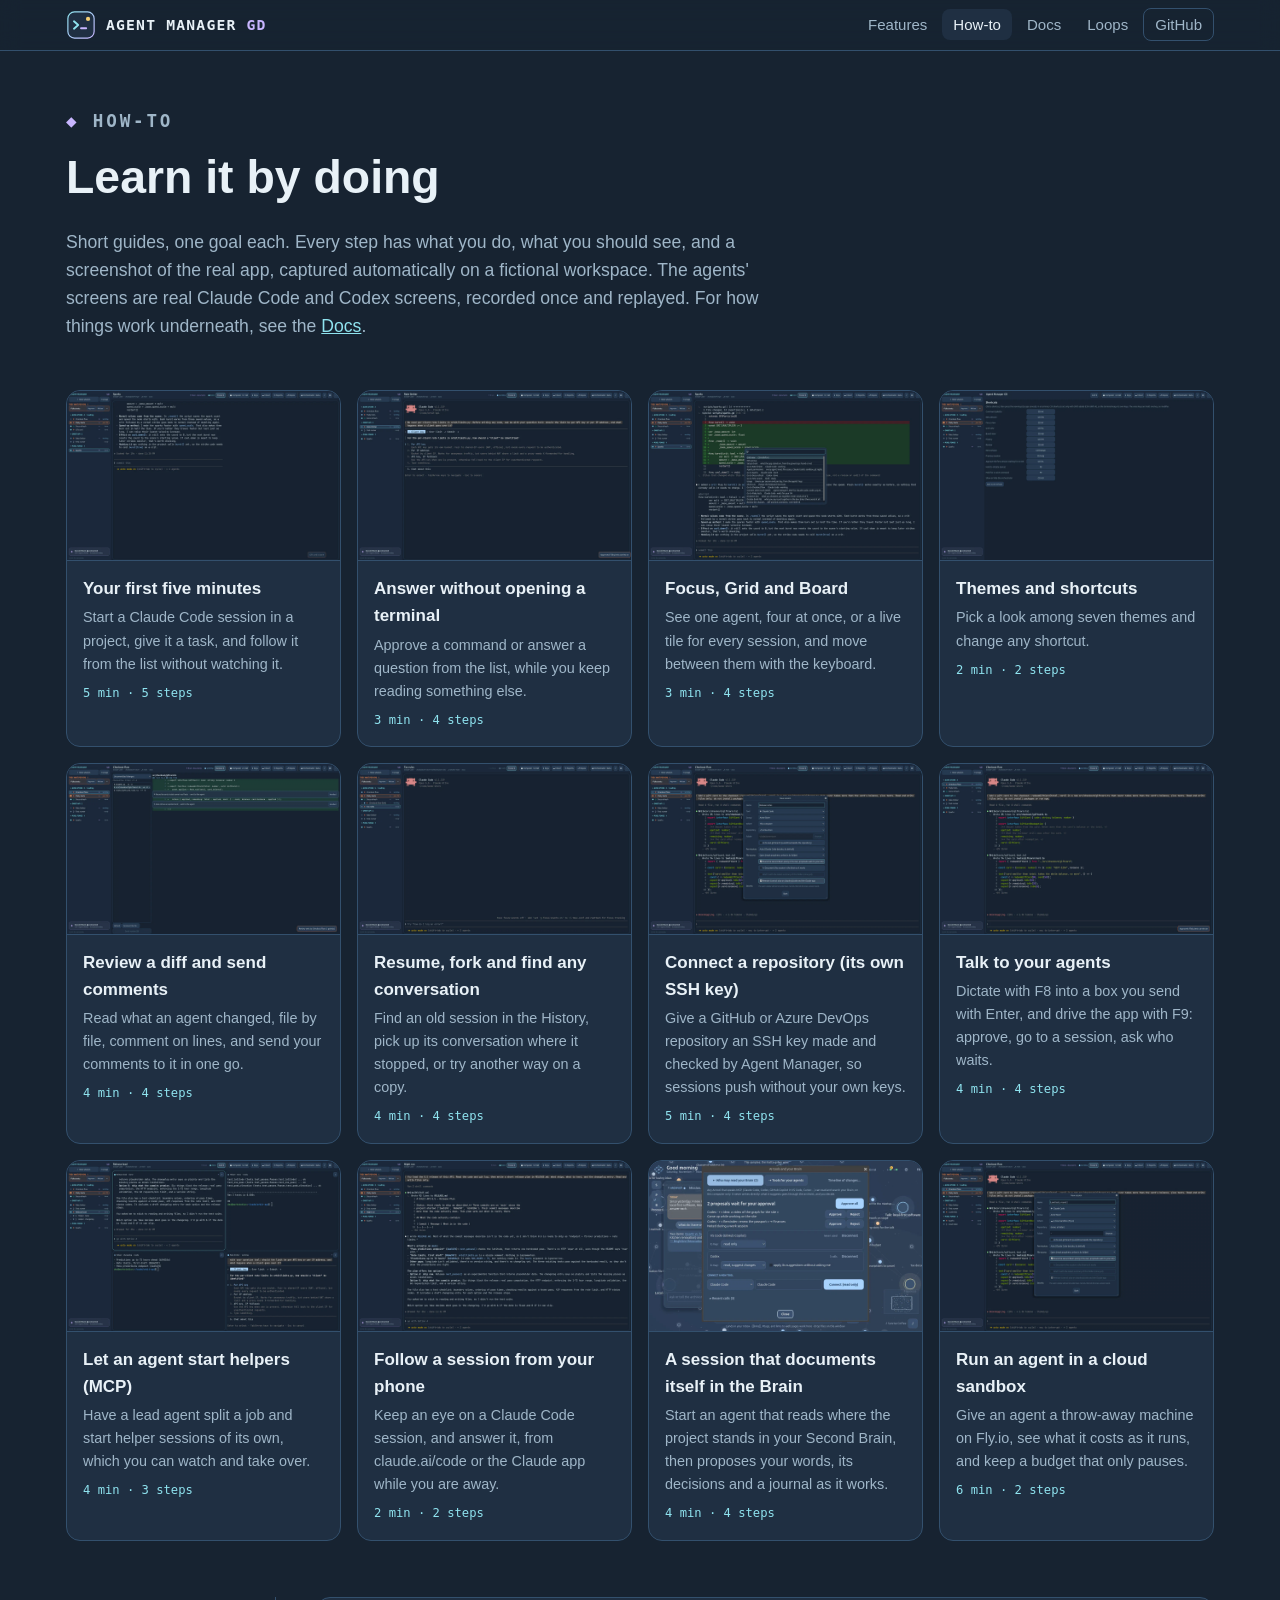
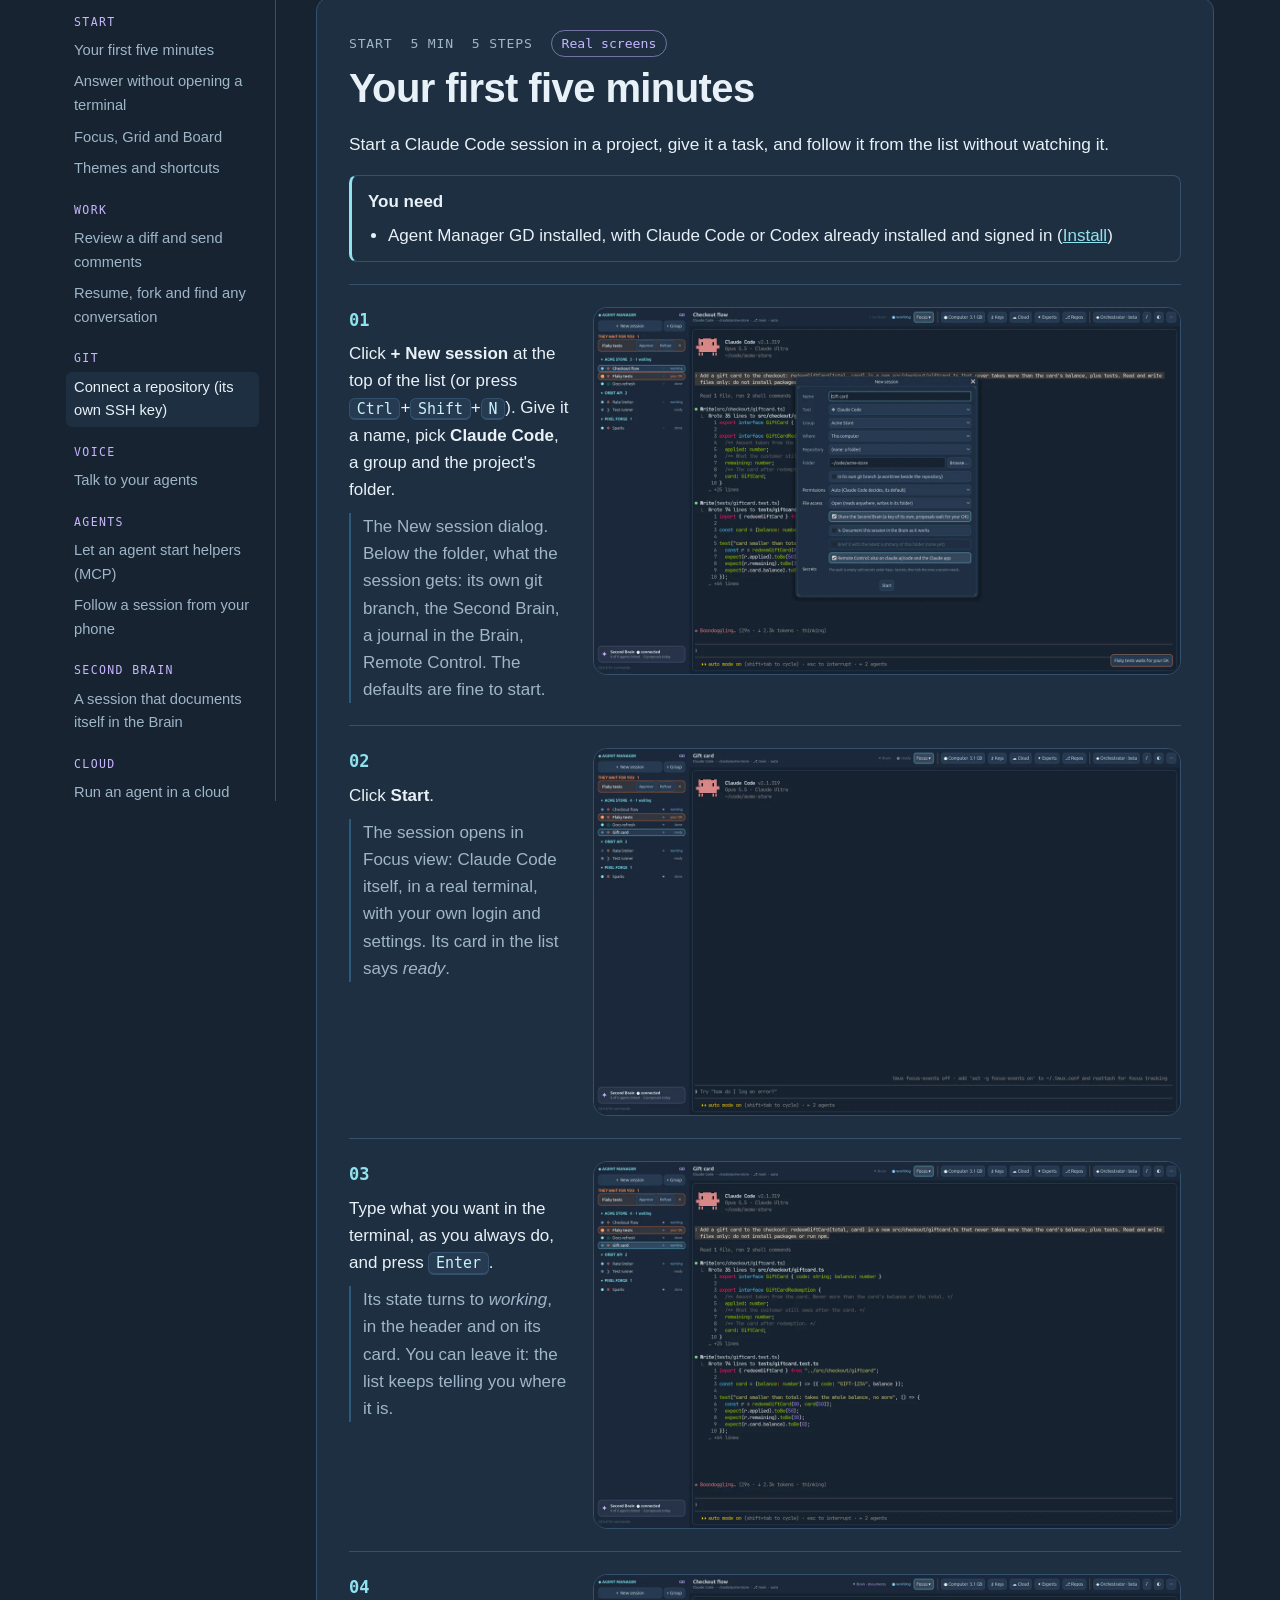
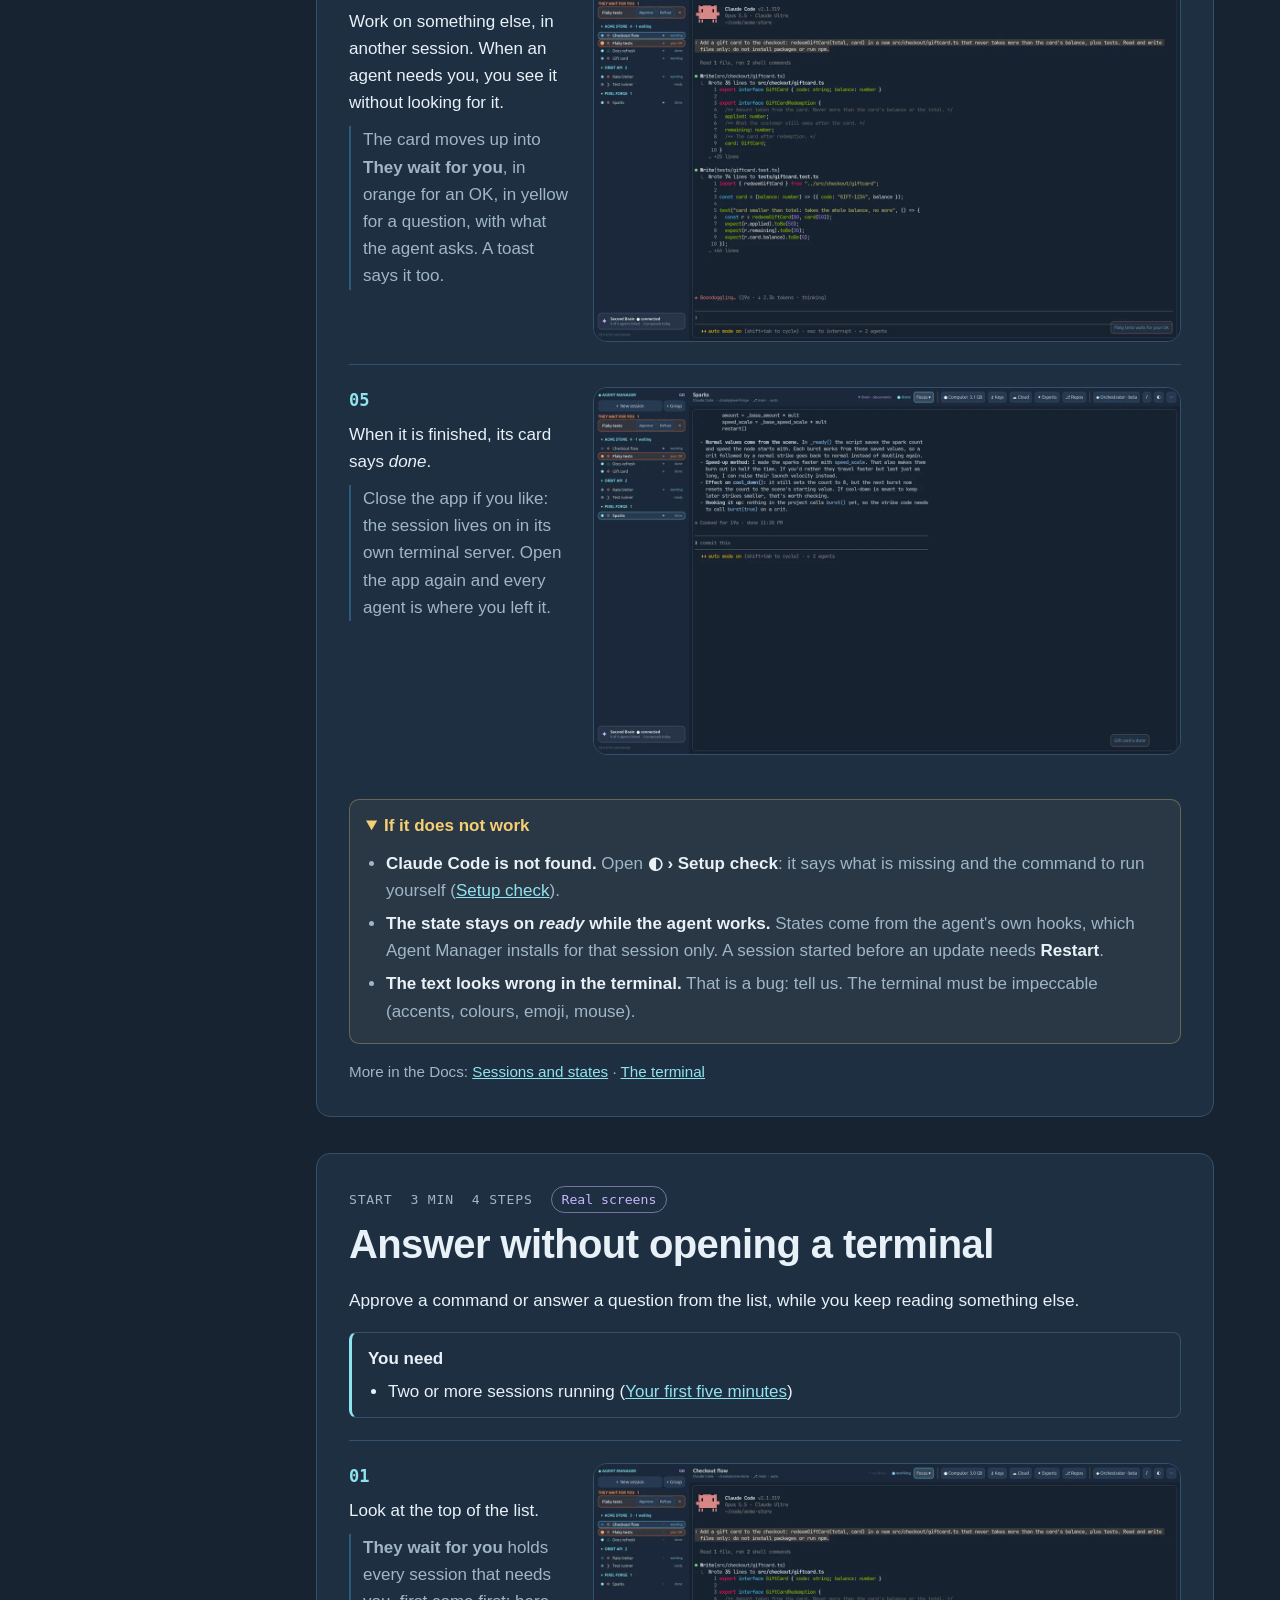
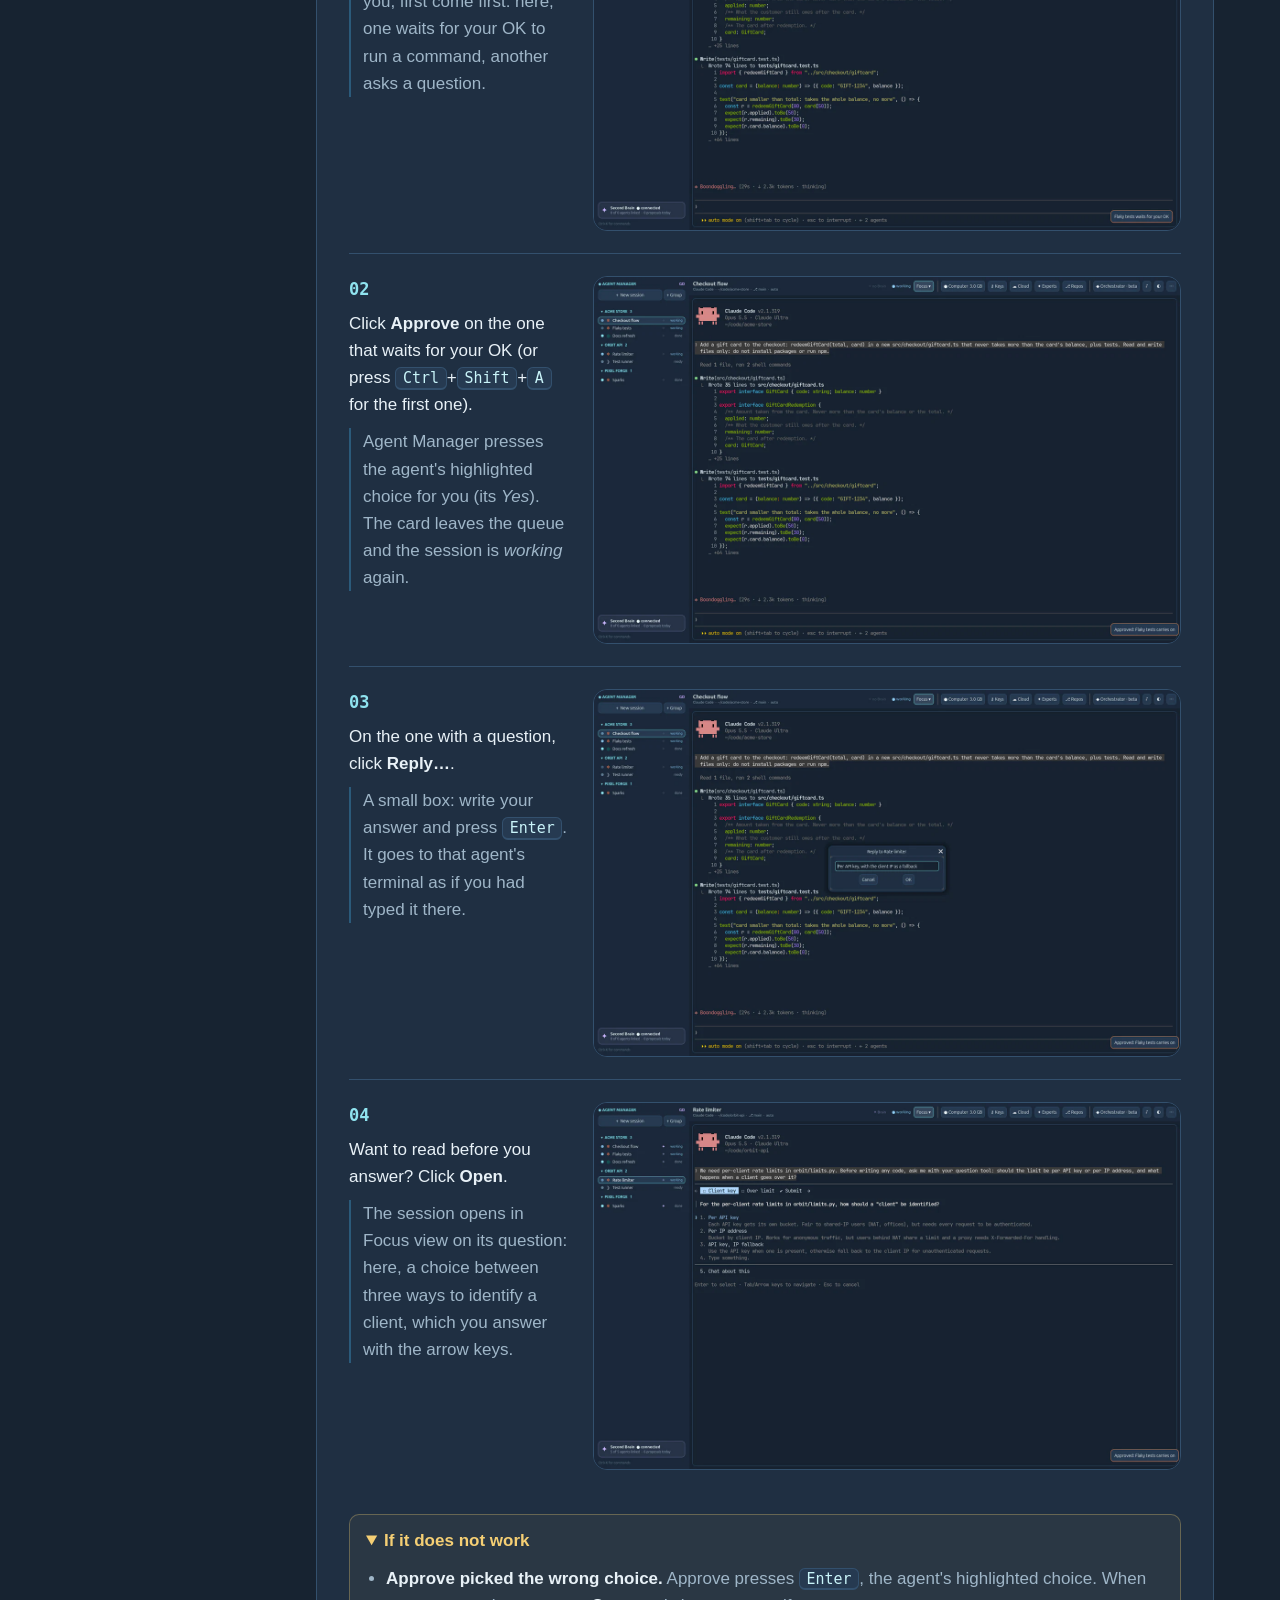
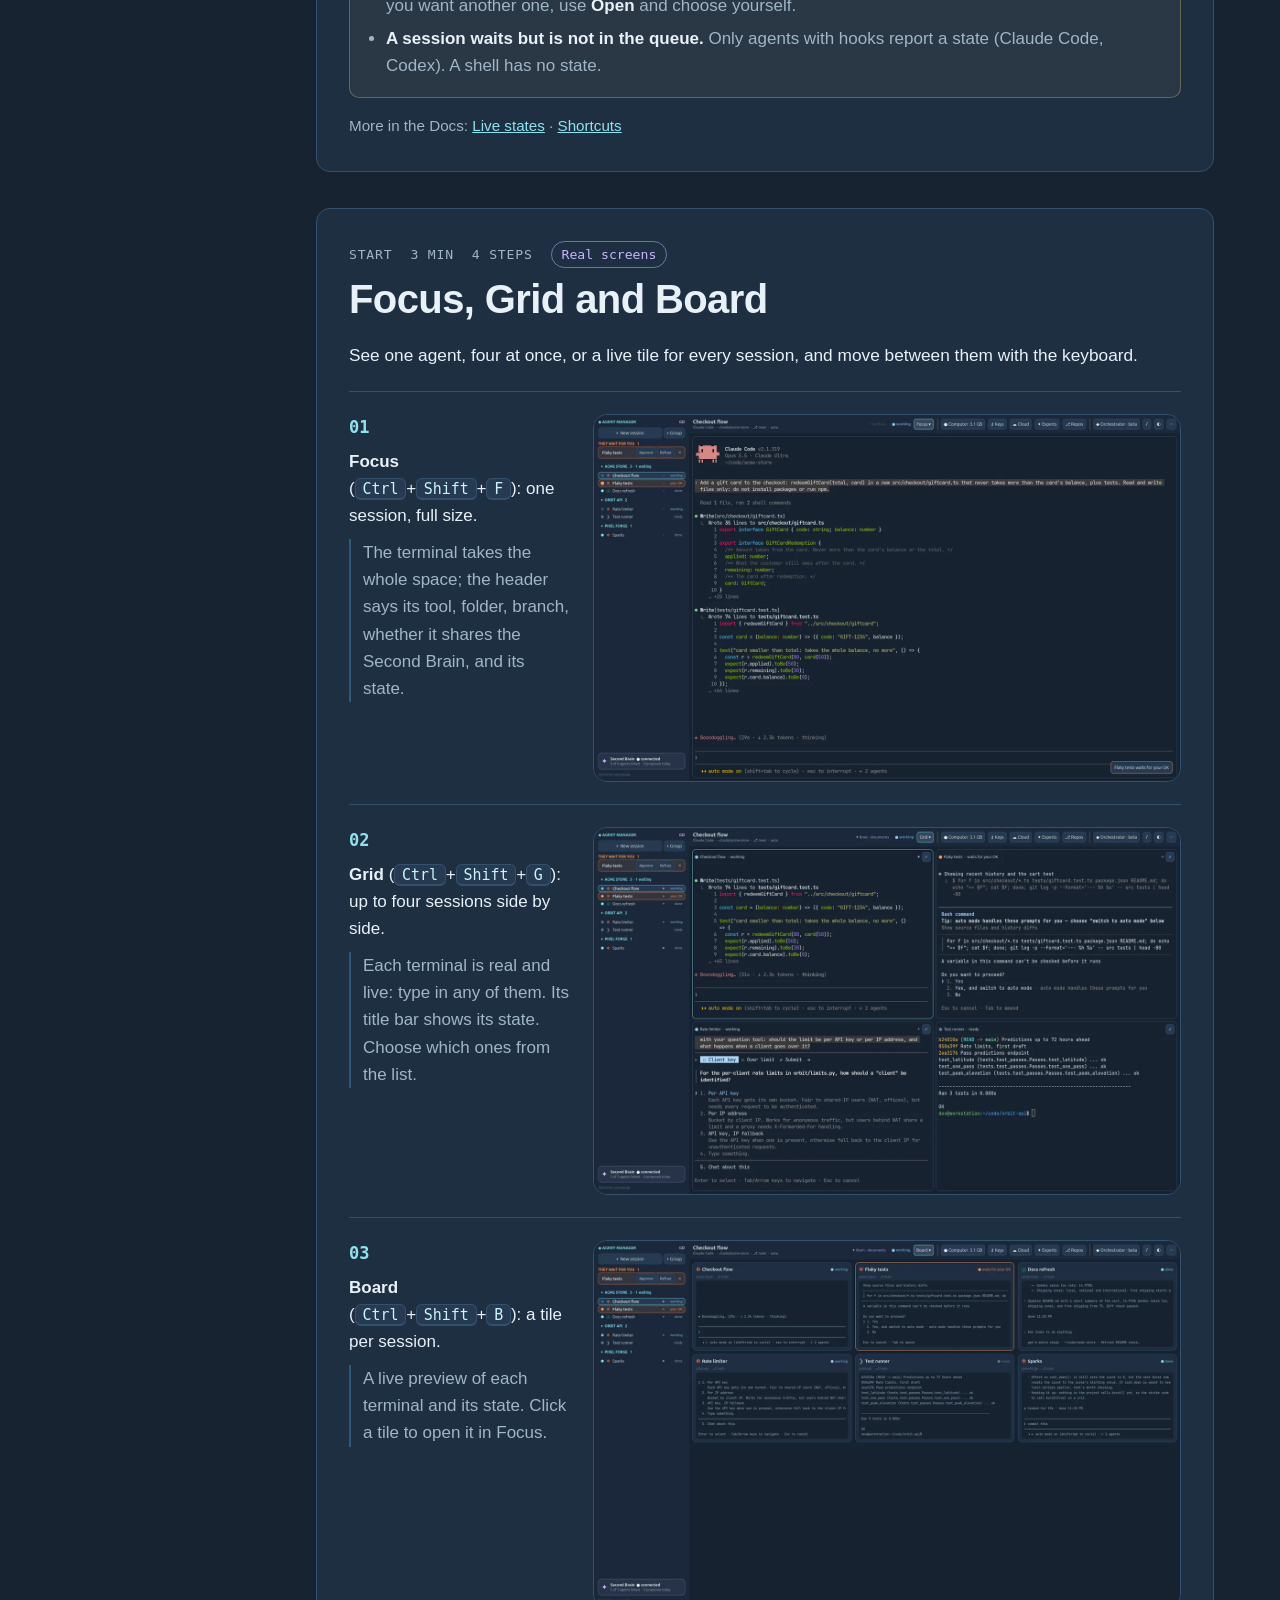
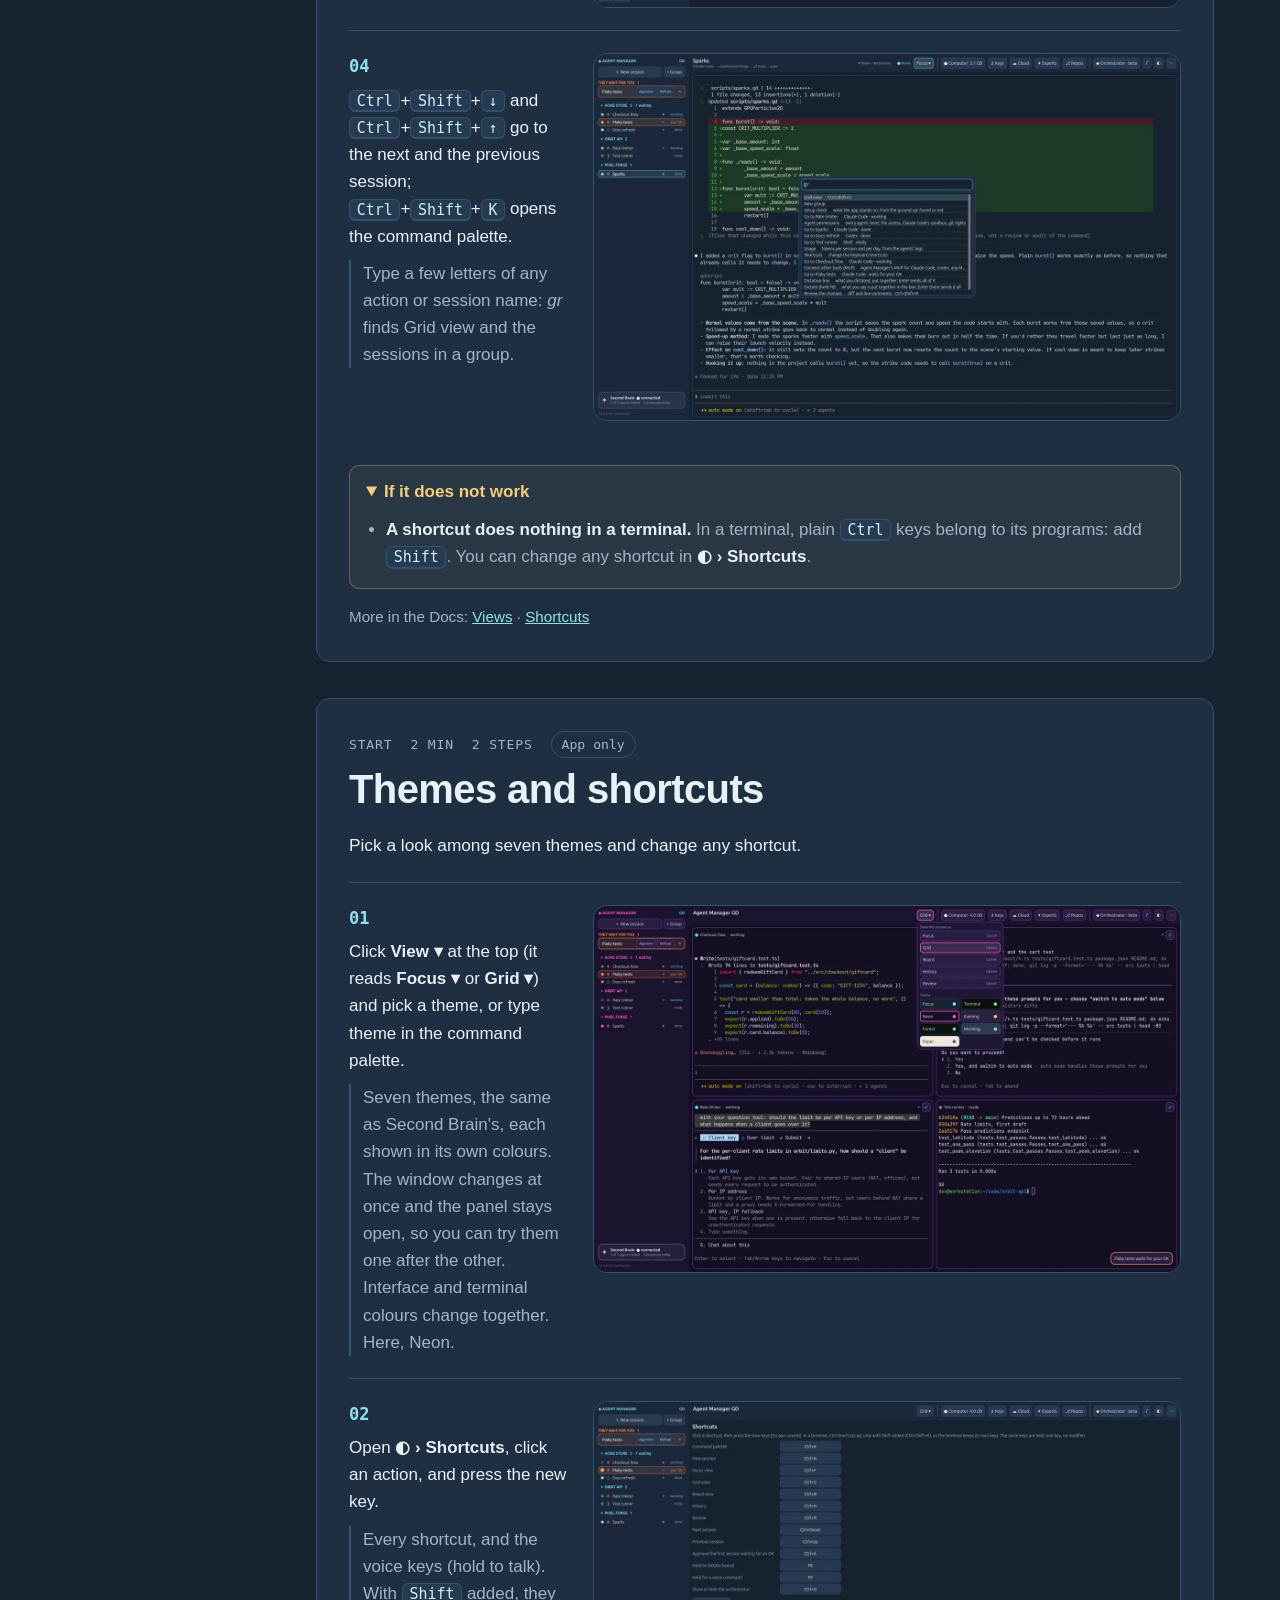
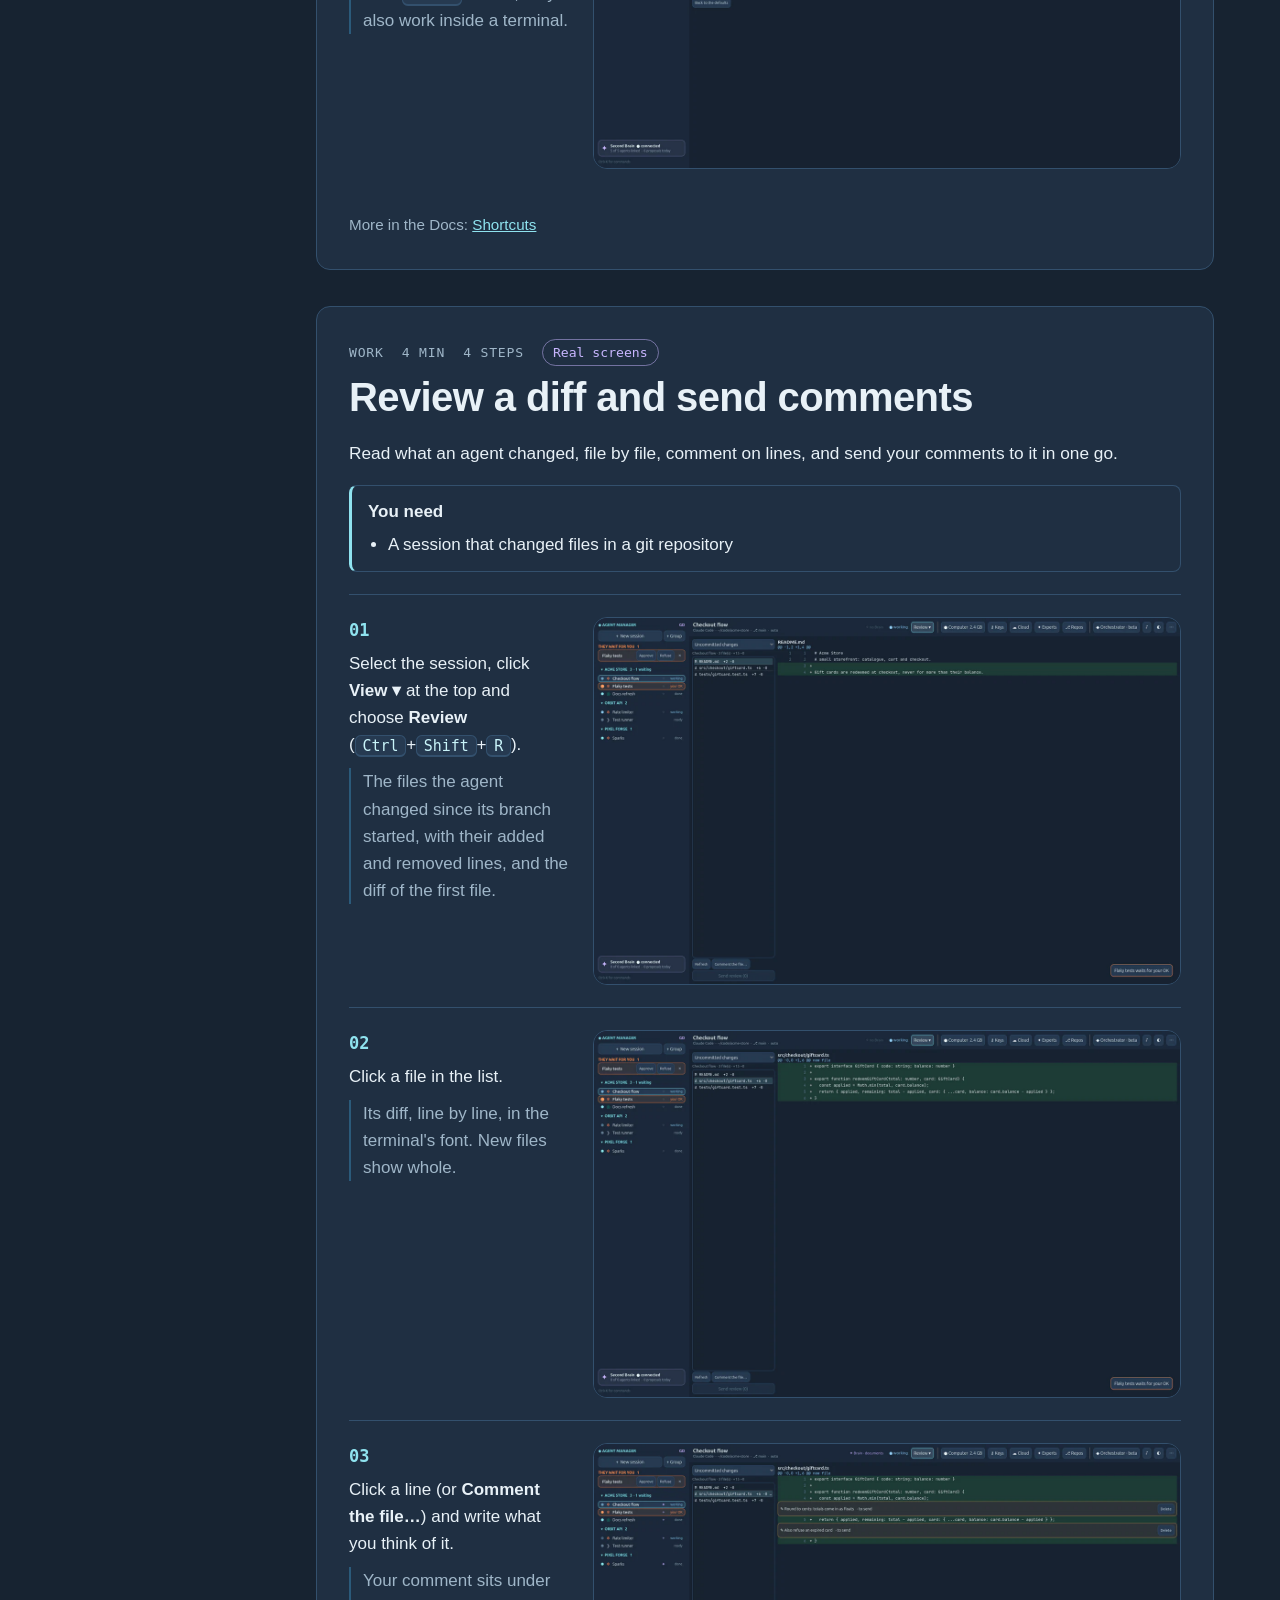
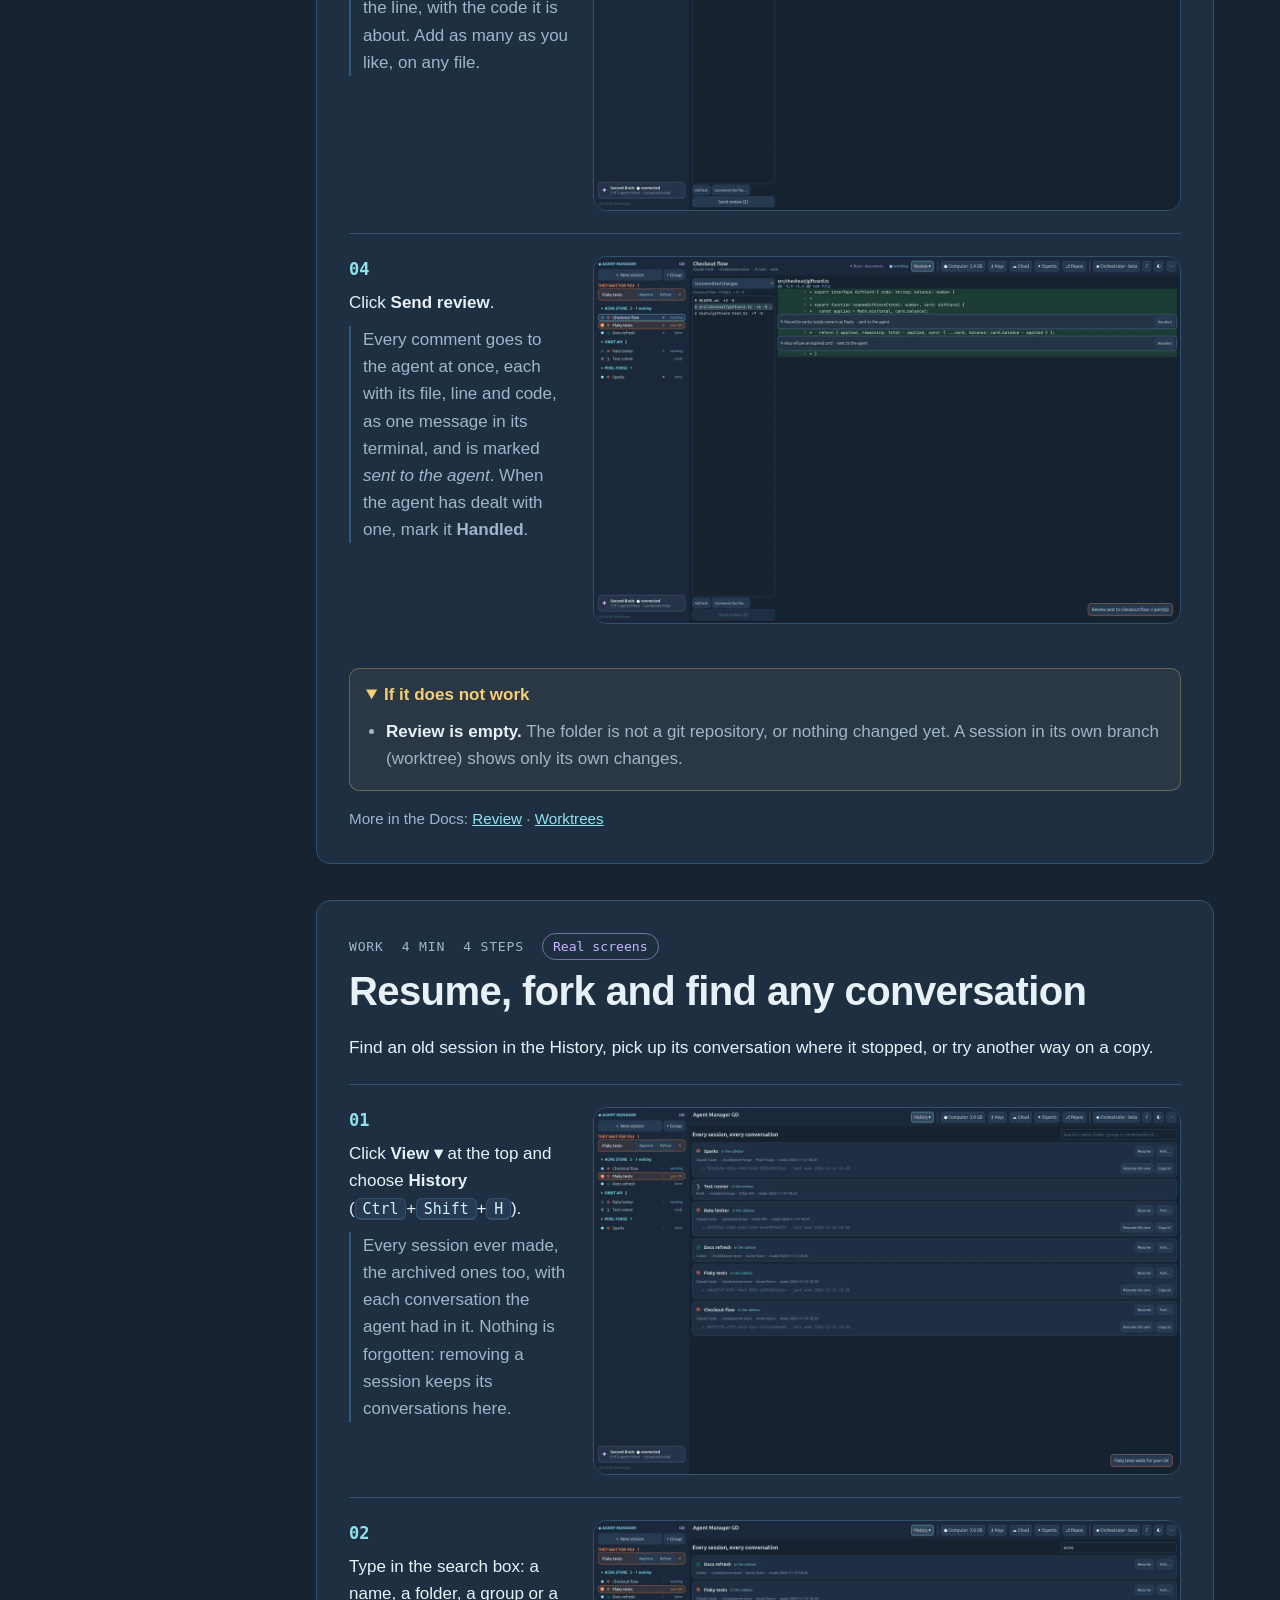
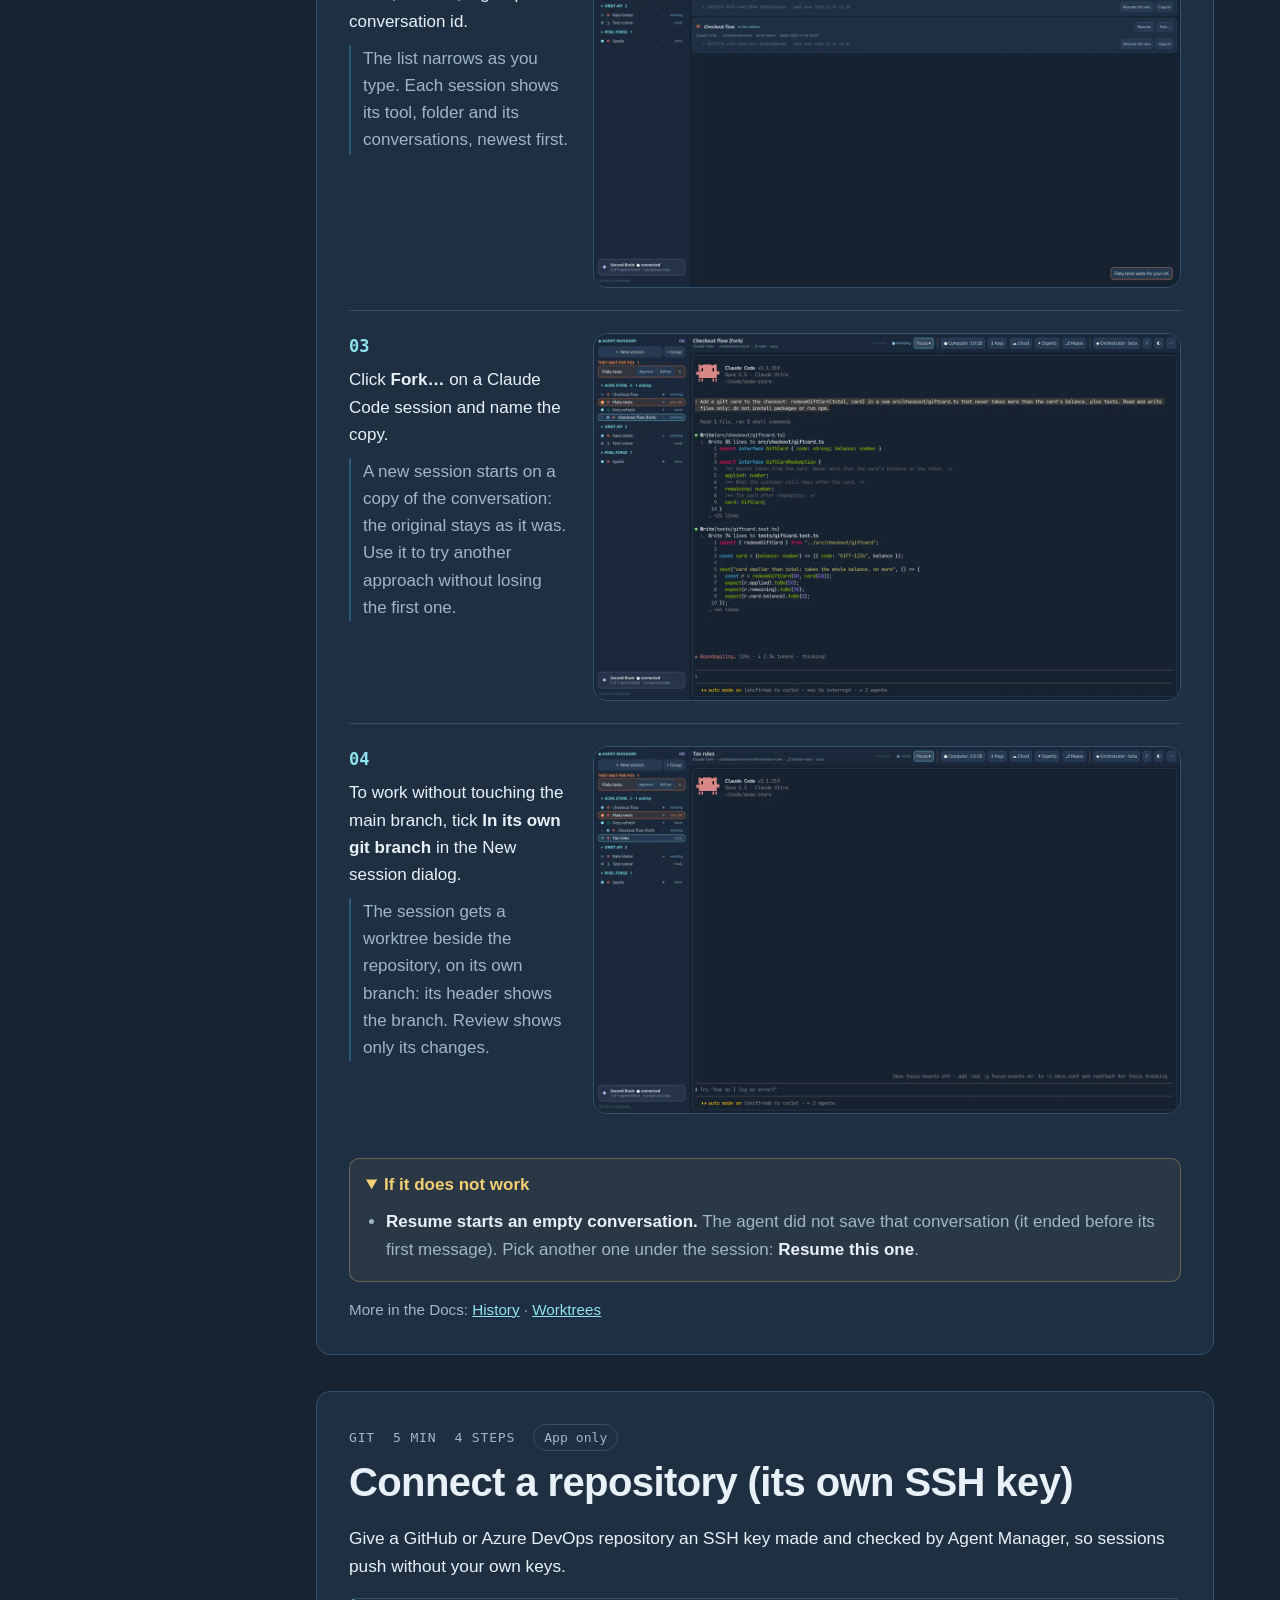
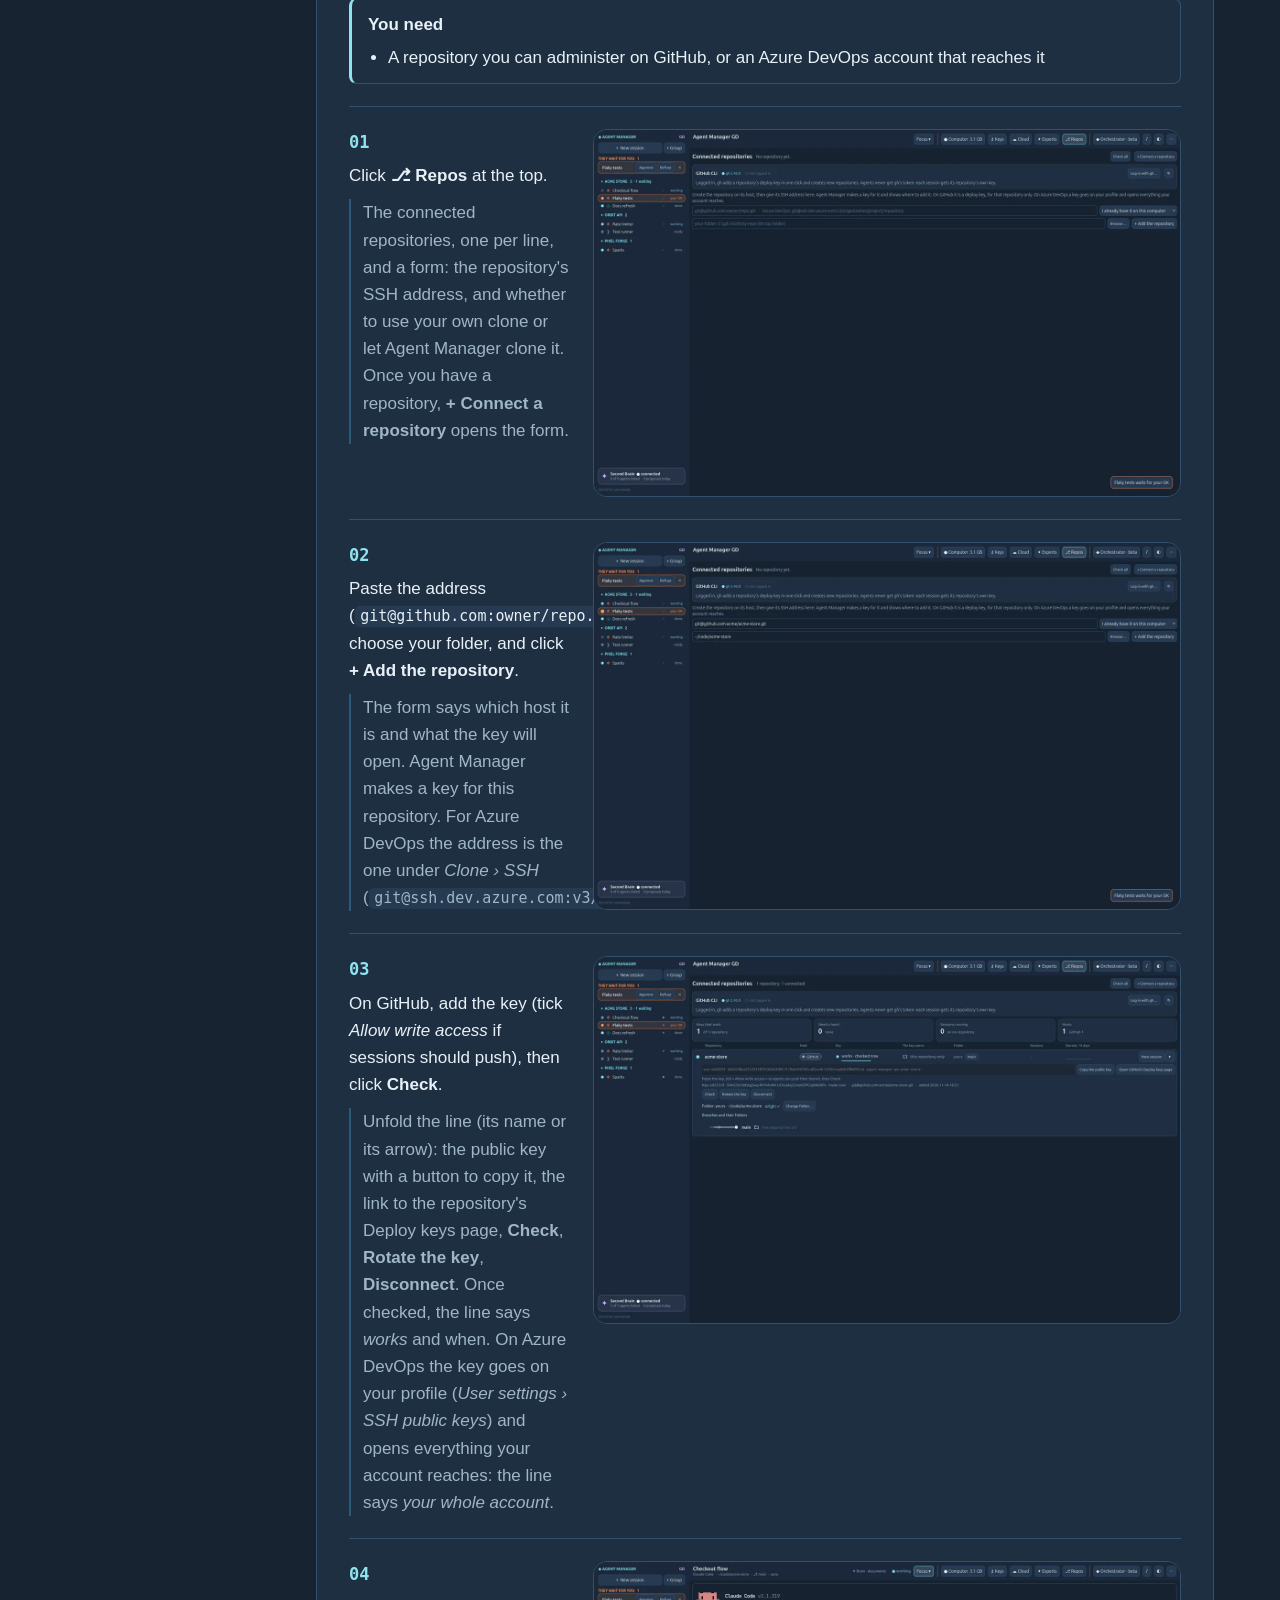
<file: public/howto.html>
<!doctype html>
<html lang="en">
<head>
  <meta charset="utf-8">
  <meta name="viewport" content="width=device-width, initial-scale=1">
  <title>Agent Manager GD How-to</title>
  <meta name="description" content="Agent Manager GD how-to guides: step by step, a real screenshot for every step, what you should see, and what to do if it does not work.">
  <meta name="theme-color" content="#172331">
  <meta property="og:title" content="Agent Manager GD How-to">
  <meta property="og:image" content="assets/showcase/hero-grid.webp">
  <link rel="icon" href="assets/logo.svg" type="image/svg+xml">
  <link rel="stylesheet" href="css/style.css?v=2026-11-13l">
</head>
<body>
  <!-- Generated by tools/howto/build_page.py from tools/howto/guides.py: edit those, not this file. -->
  <a class="skip" href="#main">Skip to content</a>

  <header class="site-header">
    <nav class="nav" aria-label="Main">
      <a class="brand" href="index.html" aria-label="Agent Manager GD, home">
        <img src="assets/logo.svg" alt="" width="30" height="30">
        <span>AGENT MANAGER <b>GD</b></span>
      </a>
      <button class="nav-toggle" type="button" aria-expanded="false" aria-controls="nav-links">
        <span class="sr-only">Menu</span><span aria-hidden="true">☰</span>
      </button>
      <ul id="nav-links" class="nav-links">
        <li><a href="index.html#features">Features</a></li>
        <li><a href="howto.html" aria-current="page">How-to</a></li>
        <li><a href="docs.html">Docs</a></li>
        <li><a href="index.html#loops">Loops</a></li>
        <li><a href="https://github.com/sonixz/agent-manager-gd" class="nav-cta" rel="noopener">GitHub</a></li>
      </ul>
    </nav>
  </header>

  <main id="main">
    <section class="page-head">
      <div class="container">
        <p class="overline">How-to</p>
        <h1>Learn it by doing</h1>
        <p>Short guides, one goal each. Every step has what you do, what you should see, and a screenshot of the real
          app, captured automatically on a fictional workspace. The agents' screens are real Claude Code and Codex
          screens, recorded once and replayed. For how things work underneath, see the <a href="docs.html">Docs</a>.</p>
      </div>
    </section>
    <section class="container">
      <div class="guide-cards">
        <a class="guide-card" href="#first-minutes">
          <img src="assets/howto/first-minutes/05.webp" width="1280" height="800" loading="lazy" alt="">
          <span><b>Your first five minutes</b><span>Start a Claude Code session in a project, give it a task, and follow it from the list without watching it.</span><small>5 min · 5 steps</small></span>
        </a>
        <a class="guide-card" href="#answer-fast">
          <img src="assets/howto/answer-fast/04.webp" width="1280" height="800" loading="lazy" alt="">
          <span><b>Answer without opening a terminal</b><span>Approve a command or answer a question from the list, while you keep reading something else.</span><small>3 min · 4 steps</small></span>
        </a>
        <a class="guide-card" href="#views">
          <img src="assets/howto/views/04.webp" width="1280" height="800" loading="lazy" alt="">
          <span><b>Focus, Grid and Board</b><span>See one agent, four at once, or a live tile for every session, and move between them with the keyboard.</span><small>3 min · 4 steps</small></span>
        </a>
        <a class="guide-card" href="#make-it-yours">
          <img src="assets/howto/make-it-yours/02.webp" width="1280" height="800" loading="lazy" alt="">
          <span><b>Themes and shortcuts</b><span>Pick a look among seven themes and change any shortcut.</span><small>2 min · 2 steps</small></span>
        </a>
        <a class="guide-card" href="#review">
          <img src="assets/howto/review/04.webp" width="1280" height="800" loading="lazy" alt="">
          <span><b>Review a diff and send comments</b><span>Read what an agent changed, file by file, comment on lines, and send your comments to it in one go.</span><small>4 min · 4 steps</small></span>
        </a>
        <a class="guide-card" href="#history">
          <img src="assets/howto/history/04.webp" width="1280" height="800" loading="lazy" alt="">
          <span><b>Resume, fork and find any conversation</b><span>Find an old session in the History, pick up its conversation where it stopped, or try another way on a copy.</span><small>4 min · 4 steps</small></span>
        </a>
        <a class="guide-card" href="#connect-repo">
          <img src="assets/howto/connect-repo/04.webp" width="1280" height="800" loading="lazy" alt="">
          <span><b>Connect a repository (its own SSH key)</b><span>Give a GitHub or Azure DevOps repository an SSH key made and checked by Agent Manager, so sessions push without your own keys.</span><small>5 min · 4 steps</small></span>
        </a>
        <a class="guide-card" href="#voice">
          <img src="assets/howto/voice/04.webp" width="1280" height="800" loading="lazy" alt="">
          <span><b>Talk to your agents</b><span>Dictate with F8 into a box you send with Enter, and drive the app with F9: approve, go to a session, ask who waits.</span><small>4 min · 4 steps</small></span>
        </a>
        <a class="guide-card" href="#agents">
          <img src="assets/howto/agents/03.webp" width="1280" height="800" loading="lazy" alt="">
          <span><b>Let an agent start helpers (MCP)</b><span>Have a lead agent split a job and start helper sessions of its own, which you can watch and take over.</span><small>4 min · 3 steps</small></span>
        </a>
        <a class="guide-card" href="#remote-control">
          <img src="assets/howto/remote-control/02.webp" width="1280" height="800" loading="lazy" alt="">
          <span><b>Follow a session from your phone</b><span>Keep an eye on a Claude Code session, and answer it, from claude.ai/code or the Claude app while you are away.</span><small>2 min · 2 steps</small></span>
        </a>
        <a class="guide-card" href="#brain-document">
          <img src="assets/howto/brain-document/04.webp" width="1280" height="800" loading="lazy" alt="">
          <span><b>A session that documents itself in the Brain</b><span>Start an agent that reads where the project stands in your Second Brain, then proposes your words, its decisions and a journal as it works.</span><small>4 min · 4 steps</small></span>
        </a>
        <a class="guide-card" href="#sandbox">
          <img src="assets/howto/sandbox/02.webp" width="1280" height="800" loading="lazy" alt="">
          <span><b>Run an agent in a cloud sandbox</b><span>Give an agent a throw-away machine on Fly.io, see what it costs as it runs, and keep a budget that only pauses.</span><small>6 min · 2 steps</small></span>
        </a>
      </div>
    </section>
    <div class="container with-toc">
      <nav class="toc" aria-label="Guides">
        <p class="group">Start</p>
        <a href="#first-minutes">Your first five minutes</a>
        <a href="#answer-fast">Answer without opening a terminal</a>
        <a href="#views">Focus, Grid and Board</a>
        <a href="#make-it-yours">Themes and shortcuts</a>
        <p class="group">Work</p>
        <a href="#review">Review a diff and send comments</a>
        <a href="#history">Resume, fork and find any conversation</a>
        <p class="group">Git</p>
        <a href="#connect-repo">Connect a repository (its own SSH key)</a>
        <p class="group">Voice</p>
        <a href="#voice">Talk to your agents</a>
        <p class="group">Agents</p>
        <a href="#agents">Let an agent start helpers (MCP)</a>
        <a href="#remote-control">Follow a session from your phone</a>
        <p class="group">Second Brain</p>
        <a href="#brain-document">A session that documents itself in the Brain</a>
        <p class="group">Cloud</p>
        <a href="#sandbox">Run an agent in a cloud sandbox</a>
      </nav>
      <div class="guides">
      <article class="guide" id="first-minutes">
        <p class="guide-meta"><span>Start</span><span>5 min</span><span>5 steps</span><span class="badge real" title="The agents' screens are real Claude Code and Codex screens, recorded on a fictional project and replayed">Real screens</span></p>
        <h2>Your first five minutes</h2>
        <p class="goal">Start a Claude Code session in a project, give it a task, and follow it from the list without watching it.</p>
        <div class="note"><b>You need</b><ul><li>Agent Manager GD installed, with Claude Code or Codex already installed and signed in (<a href="docs.html#install">Install</a>)</li></ul></div>
        <ol class="steps">
          <li>
            <div class="step-text"><p class="do">Click <b>+ New session</b> at the top of the list (or press <kbd>Ctrl</kbd>+<kbd>Shift</kbd>+<kbd>N</kbd>). Give it a name, pick <b>Claude Code</b>, a group and the project's folder.</p><p class="see">The New session dialog. Below the folder, what the session gets: its own git branch, the Second Brain, a journal in the Brain, Remote Control. The defaults are fine to start.</p></div>
            <figure class="shot"><img src="assets/howto/first-minutes/01.webp" width="1280" height="800" loading="lazy" alt="Your first five minutes, step 1 of 5: The New session dialog. Below the folder, what the session gets: its own git branch, the Second Brain, a journal in the Brain, Remote Control. The defaults are fine to start."></figure>
          </li>
          <li>
            <div class="step-text"><p class="do">Click <b>Start</b>.</p><p class="see">The session opens in Focus view: Claude Code itself, in a real terminal, with your own login and settings. Its card in the list says <i>ready</i>.</p></div>
            <figure class="shot"><img src="assets/howto/first-minutes/02.webp" width="1280" height="800" loading="lazy" alt="Your first five minutes, step 2 of 5: The session opens in Focus view: Claude Code itself, in a real terminal, with your own login and settings. Its card in the list says ready."></figure>
          </li>
          <li>
            <div class="step-text"><p class="do">Type what you want in the terminal, as you always do, and press <kbd>Enter</kbd>.</p><p class="see">Its state turns to <i>working</i>, in the header and on its card. You can leave it: the list keeps telling you where it is.</p></div>
            <figure class="shot"><img src="assets/howto/first-minutes/03.webp" width="1280" height="800" loading="lazy" alt="Your first five minutes, step 3 of 5: Its state turns to working, in the header and on its card. You can leave it: the list keeps telling you where it is."></figure>
          </li>
          <li>
            <div class="step-text"><p class="do">Work on something else, in another session. When an agent needs you, you see it without looking for it.</p><p class="see">The card moves up into <b>They wait for you</b>, in orange for an OK, in yellow for a question, with what the agent asks. A toast says it too.</p></div>
            <figure class="shot"><img src="assets/howto/first-minutes/04.webp" width="1280" height="800" loading="lazy" alt="Your first five minutes, step 4 of 5: The card moves up into They wait for you, in orange for an OK, in yellow for a question, with what the agent asks. A toast says it too."></figure>
          </li>
          <li>
            <div class="step-text"><p class="do">When it is finished, its card says <i>done</i>.</p><p class="see">Close the app if you like: the session lives on in its own terminal server. Open the app again and every agent is where you left it.</p></div>
            <figure class="shot"><img src="assets/howto/first-minutes/05.webp" width="1280" height="800" loading="lazy" alt="Your first five minutes, step 5 of 5: Close the app if you like: the session lives on in its own terminal server. Open the app again and every agent is where you left it."></figure>
          </li>
        </ol>
        <details class="trouble" open><summary>If it does not work</summary><ul><li><b>Claude Code is not found.</b> Open <b>◐ › Setup check</b>: it says what is missing and the command to run yourself (<a href="docs.html#setup-check">Setup check</a>).</li><li><b>The state stays on <i>ready</i> while the agent works.</b> States come from the agent's own hooks, which Agent Manager installs for that session only. A session started before an update needs <b>Restart</b>.</li><li><b>The text looks wrong in the terminal.</b> That is a bug: tell us. The terminal must be impeccable (accents, colours, emoji, mouse).</li></ul></details>
        <p class="guide-next">More in the Docs: <a href="docs.html#states">Sessions and states</a> · <a href="docs.html#terminal">The terminal</a></p>
      </article>

      <article class="guide" id="answer-fast">
        <p class="guide-meta"><span>Start</span><span>3 min</span><span>4 steps</span><span class="badge real" title="The agents' screens are real Claude Code and Codex screens, recorded on a fictional project and replayed">Real screens</span></p>
        <h2>Answer without opening a terminal</h2>
        <p class="goal">Approve a command or answer a question from the list, while you keep reading something else.</p>
        <div class="note"><b>You need</b><ul><li>Two or more sessions running (<a href="#first-minutes">Your first five minutes</a>)</li></ul></div>
        <ol class="steps">
          <li>
            <div class="step-text"><p class="do">Look at the top of the list.</p><p class="see"><b>They wait for you</b> holds every session that needs you, first come first: here, one waits for your OK to run a command, another asks a question.</p></div>
            <figure class="shot"><img src="assets/howto/answer-fast/01.webp" width="1280" height="800" loading="lazy" alt="Answer without opening a terminal, step 1 of 4: They wait for you holds every session that needs you, first come first: here, one waits for your OK to run a command, another asks a question."></figure>
          </li>
          <li>
            <div class="step-text"><p class="do">Click <b>Approve</b> on the one that waits for your OK (or press <kbd>Ctrl</kbd>+<kbd>Shift</kbd>+<kbd>A</kbd> for the first one).</p><p class="see">Agent Manager presses the agent's highlighted choice for you (its <i>Yes</i>). The card leaves the queue and the session is <i>working</i> again.</p></div>
            <figure class="shot"><img src="assets/howto/answer-fast/02.webp" width="1280" height="800" loading="lazy" alt="Answer without opening a terminal, step 2 of 4: Agent Manager presses the agent&#x27;s highlighted choice for you (its Yes). The card leaves the queue and the session is working again."></figure>
          </li>
          <li>
            <div class="step-text"><p class="do">On the one with a question, click <b>Reply…</b>.</p><p class="see">A small box: write your answer and press <kbd>Enter</kbd>. It goes to that agent's terminal as if you had typed it there.</p></div>
            <figure class="shot"><img src="assets/howto/answer-fast/03.webp" width="1280" height="800" loading="lazy" alt="Answer without opening a terminal, step 3 of 4: A small box: write your answer and press Enter. It goes to that agent&#x27;s terminal as if you had typed it there."></figure>
          </li>
          <li>
            <div class="step-text"><p class="do">Want to read before you answer? Click <b>Open</b>.</p><p class="see">The session opens in Focus view on its question: here, a choice between three ways to identify a client, which you answer with the arrow keys.</p></div>
            <figure class="shot"><img src="assets/howto/answer-fast/04.webp" width="1280" height="800" loading="lazy" alt="Answer without opening a terminal, step 4 of 4: The session opens in Focus view on its question: here, a choice between three ways to identify a client, which you answer with the arrow keys."></figure>
          </li>
        </ol>
        <details class="trouble" open><summary>If it does not work</summary><ul><li><b>Approve picked the wrong choice.</b> Approve presses <kbd>Enter</kbd>, the agent's highlighted choice. When you want another one, use <b>Open</b> and choose yourself.</li><li><b>A session waits but is not in the queue.</b> Only agents with hooks report a state (Claude Code, Codex). A shell has no state.</li></ul></details>
        <p class="guide-next">More in the Docs: <a href="docs.html#states">Live states</a> · <a href="docs.html#shortcuts">Shortcuts</a></p>
      </article>

      <article class="guide" id="views">
        <p class="guide-meta"><span>Start</span><span>3 min</span><span>4 steps</span><span class="badge real" title="The agents' screens are real Claude Code and Codex screens, recorded on a fictional project and replayed">Real screens</span></p>
        <h2>Focus, Grid and Board</h2>
        <p class="goal">See one agent, four at once, or a live tile for every session, and move between them with the keyboard.</p>
        
        <ol class="steps">
          <li>
            <div class="step-text"><p class="do"><b>Focus</b> (<kbd>Ctrl</kbd>+<kbd>Shift</kbd>+<kbd>F</kbd>): one session, full size.</p><p class="see">The terminal takes the whole space; the header says its tool, folder, branch, whether it shares the Second Brain, and its state.</p></div>
            <figure class="shot"><img src="assets/howto/views/01.webp" width="1280" height="800" loading="lazy" alt="Focus, Grid and Board, step 1 of 4: The terminal takes the whole space; the header says its tool, folder, branch, whether it shares the Second Brain, and its state."></figure>
          </li>
          <li>
            <div class="step-text"><p class="do"><b>Grid</b> (<kbd>Ctrl</kbd>+<kbd>Shift</kbd>+<kbd>G</kbd>): up to four sessions side by side.</p><p class="see">Each terminal is real and live: type in any of them. Its title bar shows its state. Choose which ones from the list.</p></div>
            <figure class="shot"><img src="assets/howto/views/02.webp" width="1280" height="800" loading="lazy" alt="Focus, Grid and Board, step 2 of 4: Each terminal is real and live: type in any of them. Its title bar shows its state. Choose which ones from the list."></figure>
          </li>
          <li>
            <div class="step-text"><p class="do"><b>Board</b> (<kbd>Ctrl</kbd>+<kbd>Shift</kbd>+<kbd>B</kbd>): a tile per session.</p><p class="see">A live preview of each terminal and its state. Click a tile to open it in Focus.</p></div>
            <figure class="shot"><img src="assets/howto/views/03.webp" width="1280" height="800" loading="lazy" alt="Focus, Grid and Board, step 3 of 4: A live preview of each terminal and its state. Click a tile to open it in Focus."></figure>
          </li>
          <li>
            <div class="step-text"><p class="do"><kbd>Ctrl</kbd>+<kbd>Shift</kbd>+<kbd>↓</kbd> and <kbd>Ctrl</kbd>+<kbd>Shift</kbd>+<kbd>↑</kbd> go to the next and the previous session; <kbd>Ctrl</kbd>+<kbd>Shift</kbd>+<kbd>K</kbd> opens the command palette.</p><p class="see">Type a few letters of any action or session name: <i>gr</i> finds Grid view and the sessions in a group.</p></div>
            <figure class="shot"><img src="assets/howto/views/04.webp" width="1280" height="800" loading="lazy" alt="Focus, Grid and Board, step 4 of 4: Type a few letters of any action or session name: gr finds Grid view and the sessions in a group."></figure>
          </li>
        </ol>
        <details class="trouble" open><summary>If it does not work</summary><ul><li><b>A shortcut does nothing in a terminal.</b> In a terminal, plain <kbd>Ctrl</kbd> keys belong to its programs: add <kbd>Shift</kbd>. You can change any shortcut in <b>◐ › Shortcuts</b>.</li></ul></details>
        <p class="guide-next">More in the Docs: <a href="docs.html#views">Views</a> · <a href="docs.html#shortcuts">Shortcuts</a></p>
      </article>

      <article class="guide" id="make-it-yours">
        <p class="guide-meta"><span>Start</span><span>2 min</span><span>2 steps</span><span class="badge" title="Only the app matters in this guide">App only</span></p>
        <h2>Themes and shortcuts</h2>
        <p class="goal">Pick a look among seven themes and change any shortcut.</p>
        
        <ol class="steps">
          <li>
            <div class="step-text"><p class="do">Click <b>View ▾</b> at the top (it reads <b>Focus ▾</b> or <b>Grid ▾</b>) and pick a theme, or type <span class="say">theme</span> in the command palette.</p><p class="see">Seven themes, the same as Second Brain's, each shown in its own colours. The window changes at once and the panel stays open, so you can try them one after the other. Interface and terminal colours change together. Here, Neon.</p></div>
            <figure class="shot"><img src="assets/howto/make-it-yours/01.webp" width="1280" height="800" loading="lazy" alt="Themes and shortcuts, step 1 of 2: Seven themes, the same as Second Brain&#x27;s, each shown in its own colours. The window changes at once and the panel stays open, so you can try them one after the other. Interface and terminal colours change together. Here, Neon."></figure>
          </li>
          <li>
            <div class="step-text"><p class="do">Open <b>◐ › Shortcuts</b>, click an action, and press the new key.</p><p class="see">Every shortcut, and the voice keys (hold to talk). With <kbd>Shift</kbd> added, they also work inside a terminal.</p></div>
            <figure class="shot"><img src="assets/howto/make-it-yours/02.webp" width="1280" height="800" loading="lazy" alt="Themes and shortcuts, step 2 of 2: Every shortcut, and the voice keys (hold to talk). With Shift added, they also work inside a terminal."></figure>
          </li>
        </ol>
        
        <p class="guide-next">More in the Docs: <a href="docs.html#shortcuts">Shortcuts</a></p>
      </article>

      <article class="guide" id="review">
        <p class="guide-meta"><span>Work</span><span>4 min</span><span>4 steps</span><span class="badge real" title="The agents' screens are real Claude Code and Codex screens, recorded on a fictional project and replayed">Real screens</span></p>
        <h2>Review a diff and send comments</h2>
        <p class="goal">Read what an agent changed, file by file, comment on lines, and send your comments to it in one go.</p>
        <div class="note"><b>You need</b><ul><li>A session that changed files in a git repository</li></ul></div>
        <ol class="steps">
          <li>
            <div class="step-text"><p class="do">Select the session, click <b>View ▾</b> at the top and choose <b>Review</b> (<kbd>Ctrl</kbd>+<kbd>Shift</kbd>+<kbd>R</kbd>).</p><p class="see">The files the agent changed since its branch started, with their added and removed lines, and the diff of the first file.</p></div>
            <figure class="shot"><img src="assets/howto/review/01.webp" width="1280" height="800" loading="lazy" alt="Review a diff and send comments, step 1 of 4: The files the agent changed since its branch started, with their added and removed lines, and the diff of the first file."></figure>
          </li>
          <li>
            <div class="step-text"><p class="do">Click a file in the list.</p><p class="see">Its diff, line by line, in the terminal's font. New files show whole.</p></div>
            <figure class="shot"><img src="assets/howto/review/02.webp" width="1280" height="800" loading="lazy" alt="Review a diff and send comments, step 2 of 4: Its diff, line by line, in the terminal&#x27;s font. New files show whole."></figure>
          </li>
          <li>
            <div class="step-text"><p class="do">Click a line (or <b>Comment the file…</b>) and write what you think of it.</p><p class="see">Your comment sits under the line, with the code it is about. Add as many as you like, on any file.</p></div>
            <figure class="shot"><img src="assets/howto/review/03.webp" width="1280" height="800" loading="lazy" alt="Review a diff and send comments, step 3 of 4: Your comment sits under the line, with the code it is about. Add as many as you like, on any file."></figure>
          </li>
          <li>
            <div class="step-text"><p class="do">Click <b>Send review</b>.</p><p class="see">Every comment goes to the agent at once, each with its file, line and code, as one message in its terminal, and is marked <i>sent to the agent</i>. When the agent has dealt with one, mark it <b>Handled</b>.</p></div>
            <figure class="shot"><img src="assets/howto/review/04.webp" width="1280" height="800" loading="lazy" alt="Review a diff and send comments, step 4 of 4: Every comment goes to the agent at once, each with its file, line and code, as one message in its terminal, and is marked sent to the agent. When the agent has dealt with one, mark it Handled."></figure>
          </li>
        </ol>
        <details class="trouble" open><summary>If it does not work</summary><ul><li><b>Review is empty.</b> The folder is not a git repository, or nothing changed yet. A session in its own branch (worktree) shows only its own changes.</li></ul></details>
        <p class="guide-next">More in the Docs: <a href="docs.html#review">Review</a> · <a href="docs.html#worktrees">Worktrees</a></p>
      </article>

      <article class="guide" id="history">
        <p class="guide-meta"><span>Work</span><span>4 min</span><span>4 steps</span><span class="badge real" title="The agents' screens are real Claude Code and Codex screens, recorded on a fictional project and replayed">Real screens</span></p>
        <h2>Resume, fork and find any conversation</h2>
        <p class="goal">Find an old session in the History, pick up its conversation where it stopped, or try another way on a copy.</p>
        
        <ol class="steps">
          <li>
            <div class="step-text"><p class="do">Click <b>View ▾</b> at the top and choose <b>History</b> (<kbd>Ctrl</kbd>+<kbd>Shift</kbd>+<kbd>H</kbd>).</p><p class="see">Every session ever made, the archived ones too, with each conversation the agent had in it. Nothing is forgotten: removing a session keeps its conversations here.</p></div>
            <figure class="shot"><img src="assets/howto/history/01.webp" width="1280" height="800" loading="lazy" alt="Resume, fork and find any conversation, step 1 of 4: Every session ever made, the archived ones too, with each conversation the agent had in it. Nothing is forgotten: removing a session keeps its conversations here."></figure>
          </li>
          <li>
            <div class="step-text"><p class="do">Type in the search box: a name, a folder, a group or a conversation id.</p><p class="see">The list narrows as you type. Each session shows its tool, folder and its conversations, newest first.</p></div>
            <figure class="shot"><img src="assets/howto/history/02.webp" width="1280" height="800" loading="lazy" alt="Resume, fork and find any conversation, step 2 of 4: The list narrows as you type. Each session shows its tool, folder and its conversations, newest first."></figure>
          </li>
          <li>
            <div class="step-text"><p class="do">Click <b>Fork…</b> on a Claude Code session and name the copy.</p><p class="see">A new session starts on a copy of the conversation: the original stays as it was. Use it to try another approach without losing the first one.</p></div>
            <figure class="shot"><img src="assets/howto/history/03.webp" width="1280" height="800" loading="lazy" alt="Resume, fork and find any conversation, step 3 of 4: A new session starts on a copy of the conversation: the original stays as it was. Use it to try another approach without losing the first one."></figure>
          </li>
          <li>
            <div class="step-text"><p class="do">To work without touching the main branch, tick <b>In its own git branch</b> in the New session dialog.</p><p class="see">The session gets a worktree beside the repository, on its own branch: its header shows the branch. Review shows only its changes.</p></div>
            <figure class="shot"><img src="assets/howto/history/04.webp" width="1280" height="800" loading="lazy" alt="Resume, fork and find any conversation, step 4 of 4: The session gets a worktree beside the repository, on its own branch: its header shows the branch. Review shows only its changes."></figure>
          </li>
        </ol>
        <details class="trouble" open><summary>If it does not work</summary><ul><li><b>Resume starts an empty conversation.</b> The agent did not save that conversation (it ended before its first message). Pick another one under the session: <b>Resume this one</b>.</li></ul></details>
        <p class="guide-next">More in the Docs: <a href="docs.html#history">History</a> · <a href="docs.html#worktrees">Worktrees</a></p>
      </article>

      <article class="guide" id="connect-repo">
        <p class="guide-meta"><span>Git</span><span>5 min</span><span>4 steps</span><span class="badge" title="Only the app matters in this guide">App only</span></p>
        <h2>Connect a repository (its own SSH key)</h2>
        <p class="goal">Give a GitHub or Azure DevOps repository an SSH key made and checked by Agent Manager, so sessions push without your own keys.</p>
        <div class="note"><b>You need</b><ul><li>A repository you can administer on GitHub, or an Azure DevOps account that reaches it</li></ul></div>
        <ol class="steps">
          <li>
            <div class="step-text"><p class="do">Click <b>⎇ Repos</b> at the top.</p><p class="see">The connected repositories, one per line, and a form: the repository's SSH address, and whether to use your own clone or let Agent Manager clone it. Once you have a repository, <b>+ Connect a repository</b> opens the form.</p></div>
            <figure class="shot"><img src="assets/howto/connect-repo/01.webp" width="1280" height="800" loading="lazy" alt="Connect a repository (its own SSH key), step 1 of 4: The connected repositories, one per line, and a form: the repository&#x27;s SSH address, and whether to use your own clone or let Agent Manager clone it. Once you have a repository, + Connect a repository opens the form."></figure>
          </li>
          <li>
            <div class="step-text"><p class="do">Paste the address (<code>git@github.com:owner/repo.git</code>), choose your folder, and click <b>+ Add the repository</b>.</p><p class="see">The form says which host it is and what the key will open. Agent Manager makes a key for this repository. For Azure DevOps the address is the one under <i>Clone › SSH</i> (<code>git@ssh.dev.azure.com:v3/organization/project/repository</code>).</p></div>
            <figure class="shot"><img src="assets/howto/connect-repo/02.webp" width="1280" height="800" loading="lazy" alt="Connect a repository (its own SSH key), step 2 of 4: The form says which host it is and what the key will open. Agent Manager makes a key for this repository. For Azure DevOps the address is the one under Clone › SSH (git@ssh.dev.azure.com:v3/organization/project/repository)."></figure>
          </li>
          <li>
            <div class="step-text"><p class="do">On GitHub, add the key (tick <i>Allow write access</i> if sessions should push), then click <b>Check</b>.</p><p class="see">Unfold the line (its name or its arrow): the public key with a button to copy it, the link to the repository's Deploy keys page, <b>Check</b>, <b>Rotate the key</b>, <b>Disconnect</b>. Once checked, the line says <i>works</i> and when. On Azure DevOps the key goes on your profile (<i>User settings › SSH public keys</i>) and opens everything your account reaches: the line says <i>your whole account</i>.</p></div>
            <figure class="shot"><img src="assets/howto/connect-repo/03.webp" width="1280" height="800" loading="lazy" alt="Connect a repository (its own SSH key), step 3 of 4: Unfold the line (its name or its arrow): the public key with a button to copy it, the link to the repository&#x27;s Deploy keys page, Check, Rotate the key, Disconnect. Once checked, the line says works and when. On Azure DevOps the key goes on your profile (User settings › SSH public keys) and opens everything your account reaches: the line says your whole account."></figure>
          </li>
          <li>
            <div class="step-text"><p class="do">Start a session on it: <b>New session</b> on its line, or in New session pick it under <b>Repository</b>.</p><p class="see">The session's git uses this key only, through <code>GIT_SSH_COMMAND</code>. Nothing is written in your <code>~/.ssh</code>, and the agent is told how git authenticates here.</p></div>
            <figure class="shot"><img src="assets/howto/connect-repo/04.webp" width="1280" height="800" loading="lazy" alt="Connect a repository (its own SSH key), step 4 of 4: The session&#x27;s git uses this key only, through GIT_SSH_COMMAND. Nothing is written in your ~/.ssh, and the agent is told how git authenticates here."></figure>
          </li>
        </ol>
        <details class="trouble" open><summary>If it does not work</summary><ul><li><b>Check says write is refused.</b> On GitHub, the deploy key needs <i>Allow write access</i>.</li><li><b>On Azure DevOps the key does not work.</b> It must be on your profile (<i>User settings › SSH public keys</i>), SSH must be allowed for the organization, and the key must not have expired: the line says which.</li><li><b><code>ssh -T git@github.com</code> shows another account.</b> That command ignores the session's key. Check with <code>git ls-remote origin</code> instead.</li></ul></details>
        <p class="guide-next">More in the Docs: <a href="docs.html#repos">Repositories and their keys</a></p>
      </article>

      <article class="guide" id="voice">
        <p class="guide-meta"><span>Voice</span><span>4 min</span><span>4 steps</span><span class="badge" title="Only the app matters in this guide">App only</span></p>
        <h2>Talk to your agents</h2>
        <p class="goal">Dictate with F8 into a box you send with Enter, and drive the app with F9: approve, go to a session, ask who waits.</p>
        <div class="note"><b>You need</b><ul><li>An OpenAI key in <b>◐ › Keys</b>, for the transcription (<a href="docs.html#keys">Keys</a>)</li></ul></div>
        <ol class="steps">
          <li>
            <div class="step-text"><p class="do">Open <b>◐ › Keys</b> and paste your OpenAI key.</p><p class="see">On Windows it is encrypted for your Windows user (DPAPI); on Linux, the file is readable by you only. It is never shown again, never written to a log. Your Second Brain keys are listed below it.</p></div>
            <figure class="shot"><img src="assets/howto/voice/01.webp" width="1280" height="800" loading="lazy" alt="Talk to your agents, step 1 of 4: On Windows it is encrypted for your Windows user (DPAPI); on Linux, the file is readable by you only. It is never shown again, never written to a log. Your Second Brain keys are listed below it."></figure>
          </li>
          <li>
            <div class="step-text"><p class="do">In a session, hold <kbd>F8</kbd> and speak. Release it when you are done.</p><p class="see">A small box at the bottom shows what you say, phrase by phrase. On release the text stays in the box: read it, correct it, hold <kbd>F8</kbd> again to add more, then press <kbd>Enter</kbd>: all of it goes to the session. Nothing is sent before your Enter.</p></div>
            <figure class="shot"><img src="assets/howto/voice/02.webp" width="1280" height="800" loading="lazy" alt="Talk to your agents, step 2 of 4: A small box at the bottom shows what you say, phrase by phrase. On release the text stays in the box: read it, correct it, hold F8 again to add more, then press Enter: all of it goes to the session. Nothing is sent before your Enter."></figure>
          </li>
          <li>
            <div class="step-text"><p class="do">Hold <kbd>F9</kbd> and give a command: <span class="say">approve Flaky tests</span>.</p><p class="see">Agent Manager asks before acting, with what it heard: « Approve “Flaky tests”? ». Other commands: <i>go to …</i>, <i>grid view</i>, <i>who is waiting</i>, <i>wrap up …</i>, <i>new session …</i>.</p></div>
            <figure class="shot"><img src="assets/howto/voice/03.webp" width="1280" height="800" loading="lazy" alt="Talk to your agents, step 3 of 4: Agent Manager asks before acting, with what it heard: « Approve “Flaky tests”? ». Other commands: go to …, grid view, who is waiting, wrap up …, new session …."></figure>
          </li>
          <li>
            <div class="step-text"><p class="do">Click <b>OK</b>.</p><p class="see">The OK goes to that agent, and it carries on. A soft sound tells you when an agent waits for you; <b>♪</b> at the top right mutes it.</p></div>
            <figure class="shot"><img src="assets/howto/voice/04.webp" width="1280" height="800" loading="lazy" alt="Talk to your agents, step 4 of 4: The OK goes to that agent, and it carries on. A soft sound tells you when an agent waits for you; ♪ at the top right mutes it."></figure>
          </li>
        </ol>
        <details class="trouble" open><summary>If it does not work</summary><ul><li><b>Nothing is written after F8.</b> Check the key in <b>◐ › Keys</b>, and that the microphone is allowed for Agent Manager. The toast says what went wrong.</li><li><b>F9 put my words in the box.</b> When what you say is not a command, it is dictation: it joins the text of the box, and <kbd>Enter</kbd> sends it.</li><li><b>I closed the box.</b> Its text is kept. <b>Ctrl+K › Dictation box</b> opens it again; <b>Earlier</b> brings back what you sent or emptied.</li></ul></details>
        <p class="guide-next">More in the Docs: <a href="docs.html#voice">Voice</a> · <a href="docs.html#keys">Keys</a></p>
      </article>

      <article class="guide" id="agents">
        <p class="guide-meta"><span>Agents</span><span>4 min</span><span>3 steps</span><span class="badge real" title="The agents' screens are real Claude Code and Codex screens, recorded on a fictional project and replayed">Real screens</span></p>
        <h2>Let an agent start helpers (MCP)</h2>
        <p class="goal">Have a lead agent split a job and start helper sessions of its own, which you can watch and take over.</p>
        <div class="note"><b>You need</b><ul><li>Claude Code or Codex (each session is offered Agent Manager's MCP server)</li></ul></div>
        <ol class="steps">
          <li>
            <div class="step-text"><p class="do">Ask a lead agent for a job that splits well: <span class="say">prepare the release: run the tests in one helper and draft the changelog in another</span>.</p><p class="see">The agent sees Agent Manager's tools: list the sessions, read a screen, start a session, send to its own children, wait for one.</p></div>
            <figure class="shot"><img src="assets/howto/agents/01.webp" width="1280" height="800" loading="lazy" alt="Let an agent start helpers (MCP), step 1 of 3: The agent sees Agent Manager&#x27;s tools: list the sessions, read a screen, start a session, send to its own children, wait for one."></figure>
          </li>
          <li>
            <div class="step-text"><p class="do">Watch the list.</p><p class="see">Its helpers appear under it, marked <i>↳ Release lead</i>, in real terminals. Open any of them: you can type in it, stop it, take over.</p></div>
            <figure class="shot"><img src="assets/howto/agents/02.webp" width="1280" height="800" loading="lazy" alt="Let an agent start helpers (MCP), step 2 of 3: Its helpers appear under it, marked ↳ Release lead, in real terminals. Open any of them: you can type in it, stop it, take over."></figure>
          </li>
          <li>
            <div class="step-text"><p class="do">Open the Grid view on the lead and its helpers.</p><p class="see">The lead reads its helpers' screens and waits for them; it never types into a session that is not its own, and never approves anything.</p></div>
            <figure class="shot"><img src="assets/howto/agents/03.webp" width="1280" height="800" loading="lazy" alt="Let an agent start helpers (MCP), step 3 of 3: The lead reads its helpers&#x27; screens and waits for them; it never types into a session that is not its own, and never approves anything."></figure>
          </li>
        </ol>
        <details class="trouble" open><summary>If it does not work</summary><ul><li><b>The agent says it has no such tool.</b> The session was started before the MCP server was offered: <b>Restart</b> it.</li><li><b>You want the same tools outside the app.</b> <b>◐ › Connect other tools</b> gives the command for Claude Code, Codex or any MCP client.</li></ul></details>
        <p class="guide-next">More in the Docs: <a href="docs.html#mcp">The MCP server</a></p>
      </article>

      <article class="guide" id="remote-control">
        <p class="guide-meta"><span>Agents</span><span>2 min</span><span>2 steps</span><span class="badge real" title="The agents' screens are real Claude Code and Codex screens, recorded on a fictional project and replayed">Real screens</span></p>
        <h2>Follow a session from your phone</h2>
        <p class="goal">Keep an eye on a Claude Code session, and answer it, from claude.ai/code or the Claude app while you are away.</p>
        <div class="note"><b>You need</b><ul><li>Claude Code signed in with a Claude account that has Remote Control</li></ul></div>
        <ol class="steps">
          <li>
            <div class="step-text"><p class="do">In New session, keep <b>Remote Control: also on claude.ai/code and the Claude app</b> ticked (it is on by default for Claude Code).</p><p class="see">The session is started with Claude Code's own Remote Control, under the name <i>Group · Session</i>, so you recognise it on the other side.</p></div>
            <figure class="shot"><img src="assets/howto/remote-control/01.webp" width="1280" height="800" loading="lazy" alt="Follow a session from your phone, step 1 of 2: The session is started with Claude Code&#x27;s own Remote Control, under the name Group · Session, so you recognise it on the other side."></figure>
          </li>
          <li>
            <div class="step-text"><p class="do">Start it, then open claude.ai/code or the Claude app on your phone.</p><p class="see">Its card shows <i>⇄ claude.ai</i>. The same conversation is there, live: read it, answer it. Back at your desk, the terminal shows what happened.</p></div>
            <figure class="shot"><img src="assets/howto/remote-control/02.webp" width="1280" height="800" loading="lazy" alt="Follow a session from your phone, step 2 of 2: Its card shows ⇄ claude.ai. The same conversation is there, live: read it, answer it. Back at your desk, the terminal shows what happened."></figure>
          </li>
        </ol>
        <details class="trouble" open><summary>If it does not work</summary><ul><li><b>The session is not on claude.ai.</b> Remote Control is Claude Code's own feature and needs your Claude account to have it. Untick it for sessions that should stay on this computer only.</li></ul></details>
        <p class="guide-next">More in the Docs: <a href="docs.html#remote-control">Remote Control</a></p>
      </article>

      <article class="guide" id="brain-document">
        <p class="guide-meta"><span>Second Brain</span><span>4 min</span><span>4 steps</span><span class="badge real" title="The agents' screens are real Claude Code and Codex screens, recorded on a fictional project and replayed">Real screens</span></p>
        <h2>A session that documents itself in the Brain</h2>
        <p class="goal">Start an agent that reads where the project stands in your Second Brain, then proposes your words, its decisions and a journal as it works.</p>
        <div class="note"><b>You need</b><ul><li><b>Second Brain GD</b> running on the same computer: the status bar says <i>✦ Second Brain connected</i></li></ul></div>
        <ol class="steps">
          <li>
            <div class="step-text"><p class="do">In New session, keep <b>Share the Second Brain</b> ticked and tick <b>↳ Document this session in the Brain as it works</b>.</p><p class="see">The session gets a Brain key of its own, at the « propose » level: it can read and search, and what it proposes waits for the Brain's archivist.</p></div>
            <figure class="shot"><img src="assets/howto/brain-document/01.webp" width="1280" height="800" loading="lazy" alt="A session that documents itself in the Brain, step 1 of 4: The session gets a Brain key of its own, at the « propose » level: it can read and search, and what it proposes waits for the Brain&#x27;s archivist."></figure>
          </li>
          <li>
            <div class="step-text"><p class="do">Start it.</p><p class="see">Its card shows <i>✦ Brain</i> and its header <i>shares the Second Brain</i>. Before changing anything, the agent reads the project card, the last journal and the open questions, and checks them against <code>git log</code>.</p></div>
            <figure class="shot"><img src="assets/howto/brain-document/02.webp" width="1280" height="800" loading="lazy" alt="A session that documents itself in the Brain, step 2 of 4: Its card shows ✦ Brain and its header shares the Second Brain. Before changing anything, the agent reads the project card, the last journal and the open questions, and checks them against git log."></figure>
          </li>
          <li>
            <div class="step-text"><p class="do">Open <b>◐ › Keys</b>.</p><p class="see">Under <i>Second Brain keys made by Agent Manager</i>, one key per session, with its calls. A key nothing uses any more can be revoked; removing a session revokes its key.</p></div>
            <figure class="shot"><img src="assets/howto/brain-document/03.webp" width="1280" height="800" loading="lazy" alt="A session that documents itself in the Brain, step 3 of 4: Under Second Brain keys made by Agent Manager, one key per session, with its calls. A key nothing uses any more can be revoked; removing a session revokes its key."></figure>
          </li>
          <li>
            <div class="step-text"><p class="do">In your Second Brain, open <b>AI tools and your Brain</b>.</p><p class="see">What sessions proposed: your directives, their decisions, a journal at each commit, each with who proposed it and why. Approve, reject, or let the archivist file them with your rules.</p></div>
            <figure class="shot"><img src="assets/howto/brain-document/04.webp" width="1280" height="800" loading="lazy" alt="A session that documents itself in the Brain, step 4 of 4: What sessions proposed: your directives, their decisions, a journal at each commit, each with who proposed it and why. Approve, reject, or let the archivist file them with your rules."></figure>
          </li>
        </ol>
        <details class="trouble" open><summary>If it does not work</summary><ul><li><b>The Brain options are greyed out.</b> Second Brain is not running, or not found: the status bar says why.</li><li><b>Document is greyed out.</b> Claude Code only for now, on this computer.</li></ul></details>
        <p class="guide-next">More in the Docs: <a href="docs.html#brain">Second Brain</a></p>
      </article>

      <article class="guide" id="sandbox">
        <p class="guide-meta"><span>Cloud</span><span>6 min</span><span>2 steps</span><span class="badge" title="Only the app matters in this guide">App only</span></p>
        <h2>Run an agent in a cloud sandbox</h2>
        <p class="goal">Give an agent a throw-away machine on Fly.io, see what it costs as it runs, and keep a budget that only pauses.</p>
        <div class="note"><b>You need</b><ul><li>A Fly.io account and its API token in <b>◐ › Keys</b></li><li>An Anthropic API key (Claude Code) or OpenAI key (Codex) in Keys, for the agent in the cloud</li></ul></div>
        <ol class="steps">
          <li>
            <div class="step-text"><p class="do">Open <b>☁ Cloud</b>.</p><p class="see">Three steps: the image (what it holds: Ubuntu, tmux, git, Claude Code, Codex), deploy with an estimate first, and this month's costs against your budget. Below, a live card per sandbox: the machine, the SSH tunnel and its latency, the branch, files not committed, commits not pushed, and what it cost today.</p></div>
            <figure class="shot"><img src="assets/howto/sandbox/01.webp" width="1280" height="800" loading="lazy" alt="Run an agent in a cloud sandbox, step 1 of 2: Three steps: the image (what it holds: Ubuntu, tmux, git, Claude Code, Codex), deploy with an estimate first, and this month&#x27;s costs against your budget. Below, a live card per sandbox: the machine, the SSH tunnel and its latency, the branch, files not committed, commits not pushed, and what it cost today."></figure>
          </li>
          <li>
            <div class="step-text"><p class="do">Click <b>A machine + an agentic coding session</b>, or pick <b>☁ A cloud sandbox</b> under <b>Where</b> in New session.</p><p class="see">The same dialog as for this computer. The machine starts in about 30 seconds; the session's terminal is the agent's terminal in the cloud, through an SSH tunnel. It reaches your Second Brain through that tunnel, with a key of its own.</p></div>
            <figure class="shot"><img src="assets/howto/sandbox/02.webp" width="1280" height="800" loading="lazy" alt="Run an agent in a cloud sandbox, step 2 of 2: The same dialog as for this computer. The machine starts in about 30 seconds; the session&#x27;s terminal is the agent&#x27;s terminal in the cloud, through an SSH tunnel. It reaches your Second Brain through that tunnel, with a key of its own."></figure>
          </li>
        </ol>
        <details class="trouble" open><summary>If it does not work</summary><ul><li><b>Deploy is refused.</b> The month's budget is reached: raise it, or wait. Budgets and caps only pause machines, never destroy them.</li><li><b>Costs differ from Fly's invoice.</b> Agent Manager measures running time from Fly's machine history × the published price. The invoice stays on Fly's dashboard.</li></ul></details>
        <p class="guide-next">More in the Docs: <a href="docs.html#sandboxes">Cloud sandboxes</a> · <a href="docs.html#keys">Keys</a></p>
      </article>

      </div>
    </div>
  </main>

  <footer class="site-footer">
    <div class="container">
      <span>Agent Manager GD · your agent lab · MIT licence · part of the <a href="https://sonixz.github.io/gd-project/" rel="noopener">GD Project</a></span>
      <span><a href="index.html">Home</a> · <a href="howto.html">How-to</a> · <a href="docs.html">Docs</a> · <a href="https://github.com/sonixz/agent-manager-gd" rel="noopener">GitHub</a></span>
    </div>
  </footer>
  <script src="js/main.js?v=2026-11-13l"></script>
</body>
</html>
</file>
<file: public/css/style.css>
/* Agent Manager GD website. Same palette as the app's Focus theme (app/scripts/am_theme.gd).
   The touch of its own: a control room. Status lights (working, waits for you, asks, done), terminal frames, mono. */
:root {
  --bg: #172331;
  --bg-2: #1b293a;
  --panel: #1f2f42;
  --panel-2: #263a51;
  --border: #33506d;
  --deep: #2b5a7a;
  --deep-light: #5596bb;
  --mint: #8fe3ef;
  --mint-soft: #c9f4f9;
  --violet: #c8b6ff;
  --text: #e8f1f7;
  --muted: #9fb6c8;
  --faint: #617c92;
  --warn: #f5cf74;
  --orange: #ff9e64;
  --error: #ff8f8f;
  --info: #93cff5;
  --green: #7dd3a8;
  --on-accent: #0d1d26;
  --radius: 14px;
  --max: 1180px;
  --font: "Segoe UI Variable Text", "Segoe UI", Inter, Ubuntu, "Noto Sans", "Helvetica Neue", Arial, sans-serif;
  --mono: "Cascadia Mono", "JetBrains Mono", Consolas, "DejaVu Sans Mono", monospace;
  color-scheme: dark;
}

* { box-sizing: border-box; }
html { scroll-behavior: smooth; }
body {
  margin: 0;
  background: var(--bg);
  color: var(--text);
  font: 400 17px/1.6 var(--font);
  -webkit-font-smoothing: antialiased;
  overflow-x: hidden;
}
img { max-width: 100%; height: auto; display: block; }
a { color: var(--mint); }
a:hover { color: var(--mint-soft); }
:focus-visible { outline: 2px solid var(--mint-soft); outline-offset: 3px; border-radius: 6px; }
code, kbd { font-family: var(--mono); font-size: .88em; }
code { background: var(--panel-2); padding: .1em .38em; border-radius: 5px; }
kbd { background: var(--panel-2); border: 1px solid var(--border); border-bottom-width: 2px; padding: .05em .45em; border-radius: 6px; color: var(--mint-soft); }
h1, h2, h3 { line-height: 1.15; margin: 0 0 .5em; }
h2 { font-size: clamp(1.75rem, 3.3vw, 2.5rem); letter-spacing: -.015em; }
h3 { font-size: 1.12rem; }
p { margin: 0 0 1em; }
.muted { color: var(--muted); }
.small { font-size: .9rem; }
.center { text-align: center; }
.sr-only { position: absolute; width: 1px; height: 1px; overflow: hidden; clip: rect(0 0 0 0); white-space: nowrap; }
.skip { position: absolute; left: -999px; top: 8px; background: var(--mint); color: var(--on-accent); padding: 8px 14px; border-radius: 8px; z-index: 100; }
.skip:focus { left: 16px; }

.container { max-width: var(--max); margin: 0 auto; padding: 0 16px; }
.narrow { max-width: 780px; }
.section { padding: clamp(64px, 9vw, 112px) 0; }
.section-alt { background: linear-gradient(180deg, var(--bg-2), var(--bg)); border-top: 1px solid var(--border); border-bottom: 1px solid var(--border); }
.overline { font-family: var(--mono); color: var(--mint); font-size: .76rem; font-weight: 700; letter-spacing: .16em; text-transform: uppercase; margin-bottom: .9em; }
.overline::before { content: "◆ "; color: var(--violet); }
.section-head { max-width: 760px; margin-bottom: 44px; }
.section-head.center { margin-left: auto; margin-right: auto; }
.section-head p { color: var(--muted); font-size: 1.08rem; }

/* Header */
.site-header { position: sticky; top: 0; z-index: 50; background: rgba(23, 35, 49, .86); backdrop-filter: blur(10px); border-bottom: 1px solid var(--border); }
.nav { max-width: var(--max); margin: 0 auto; padding: 10px 16px; display: flex; align-items: center; gap: 16px; }
.brand { display: flex; align-items: center; gap: 10px; color: var(--text); text-decoration: none; font-family: var(--mono); font-weight: 700; letter-spacing: .08em; font-size: .92rem; }
.brand b { color: var(--violet); }
.nav-links { list-style: none; display: flex; gap: 4px; margin: 0 0 0 auto; padding: 0; align-items: center; }
.nav-links a { color: var(--muted); text-decoration: none; padding: 7px 11px; border-radius: 8px; font-size: .94rem; }
.nav-links a:hover, .nav-links a[aria-current="page"] { color: var(--text); background: var(--panel); }
.nav-cta { border: 1px solid var(--border); }
.nav-toggle { display: none; margin-left: auto; background: var(--panel); color: var(--text); border: 1px solid var(--border); border-radius: 8px; padding: 6px 12px; font-size: 1.1rem; }
@media (max-width: 920px) {
  .nav-toggle { display: block; }
  .nav-links { display: none; position: absolute; top: 100%; left: 0; right: 0; flex-direction: column; align-items: stretch; background: var(--bg-2); border-bottom: 1px solid var(--border); padding: 10px 16px 16px; }
  .nav-links.open { display: flex; }
}

/* Buttons */
.btn { display: inline-flex; align-items: center; gap: 8px; padding: 12px 20px; border-radius: 10px; border: 1px solid var(--border); background: var(--panel); color: var(--text); text-decoration: none; font-weight: 600; }
.btn:hover { background: var(--panel-2); color: var(--text); border-color: var(--deep-light); }
.btn-primary { background: var(--mint); color: var(--on-accent); border-color: var(--mint); }
.btn-primary:hover { background: var(--mint-soft); color: var(--on-accent); }

/* Status lights: the app's language */
.light { display: inline-block; width: .62em; height: .62em; border-radius: 50%; background: var(--faint); margin-right: .45em; vertical-align: .05em; }
.light.working { background: var(--info); box-shadow: 0 0 0 0 rgba(147, 207, 245, .7); animation: pulse 1.8s infinite; }
.light.ok { background: var(--orange); }
.light.asks { background: var(--warn); }
.light.done { background: var(--green); }
@keyframes pulse { 0% { box-shadow: 0 0 0 0 rgba(147, 207, 245, .6); } 70% { box-shadow: 0 0 0 8px rgba(147, 207, 245, 0); } 100% { box-shadow: 0 0 0 0 rgba(147, 207, 245, 0); } }

/* Hero */
.hero { position: relative; padding: clamp(48px, 7vw, 92px) 0 clamp(56px, 8vw, 100px); overflow: hidden; }
.hero::before { content: ""; position: absolute; inset: 0; pointer-events: none; background-image: radial-gradient(rgba(159, 182, 200, .16) 1px, transparent 1.3px); background-size: 28px 28px; background-position: -14px -14px; -webkit-mask-image: radial-gradient(ellipse 75% 70% at 62% 42%, #000 15%, transparent 78%); mask-image: radial-gradient(ellipse 75% 70% at 62% 42%, #000 15%, transparent 78%); }
.hero-matrix { position: absolute; inset: 0; width: 100%; height: 100%; pointer-events: none; -webkit-mask-image: radial-gradient(ellipse 80% 75% at 60% 45%, #000 25%, transparent 80%); mask-image: radial-gradient(ellipse 80% 75% at 60% 45%, #000 25%, transparent 80%); }
.hero::after { content: ""; position: absolute; inset: 0; background: radial-gradient(ellipse at 70% 40%, rgba(143, 227, 239, .10), transparent 60%), linear-gradient(180deg, transparent 70%, var(--bg)); pointer-events: none; }
.hero-grid { position: relative; z-index: 1; max-width: 1360px; margin: 0 auto; padding: 0 16px; display: grid; grid-template-columns: minmax(0, 5fr) minmax(0, 7fr); gap: clamp(28px, 4vw, 56px); align-items: center; }
.hero h1 { font-family: var(--mono); font-size: clamp(1.6rem, 3.6vw, 3.2rem); white-space: nowrap; letter-spacing: .02em; margin-bottom: .2em; }
.hero h1 .accent { background: linear-gradient(90deg, var(--mint), var(--violet)); -webkit-background-clip: text; background-clip: text; color: transparent; }
.tagline { font-size: clamp(1.25rem, 2.2vw, 1.6rem); font-weight: 600; margin-bottom: .6em; }
.lead { color: var(--muted); font-size: 1.1rem; max-width: 560px; }
.hero-actions { display: flex; flex-wrap: wrap; gap: 12px; margin: 26px 0 30px; }
.ticker { display: flex; flex-direction: column; gap: 8px; margin: 0 0 6px; min-height: 40px; }
.ticker .pill { align-self: flex-start; font-family: var(--mono); font-size: .86rem; background: rgba(31, 47, 66, .9); border: 1px solid var(--border); border-radius: 999px; padding: 6px 14px; animation: rise .5s ease both; }
@keyframes rise { from { opacity: 0; transform: translateY(8px); } to { opacity: 1; transform: none; } }
@media (max-width: 980px) { .hero-grid { grid-template-columns: 1fr; } .hero h1 { font-size: clamp(1.6rem, 7.4vw, 3.2rem); } }

/* Screens: a frame like the app's own window */
.screen { margin: 0; border-radius: 12px; overflow: hidden; border: 1px solid var(--border); background: var(--panel); box-shadow: 0 30px 80px rgba(0, 0, 0, .45), 0 0 0 1px rgba(143, 227, 239, .06); }
.screen .bar { display: flex; align-items: center; gap: 8px; padding: 8px 12px; font-family: var(--mono); font-size: .78rem; color: var(--muted); background: var(--bg-2); border-bottom: 1px solid var(--border); }
.screen .bar .dots { display: flex; gap: 6px; margin-right: 6px; }
.screen .bar .dots i { width: 10px; height: 10px; border-radius: 50%; background: var(--panel-2); }
.screen img { width: 100%; cursor: zoom-in; }
.screen figcaption, .shot-caption { padding: 10px 14px; color: var(--muted); font-size: .9rem; border-top: 1px solid var(--border); }
.hero .screen { transform: perspective(1600px) rotateY(-4deg) rotateX(1deg); transition: transform .6s ease; }
.hero .screen:hover { transform: none; }

/* Feature rows */
.feature { display: grid; grid-template-columns: minmax(0, 5fr) minmax(0, 7fr); gap: clamp(26px, 4vw, 56px); align-items: center; margin: 0 0 clamp(56px, 8vw, 96px); }
.feature:last-child { margin-bottom: 0; }
.feature.flip > :first-child { order: 2; }
.feature h3 { font-size: clamp(1.35rem, 2.3vw, 1.8rem); }
.feature p { color: var(--muted); }
.feature ul { padding-left: 1.1em; color: var(--muted); }
.feature li { margin: .3em 0; }
.feature li b { color: var(--text); }
.tag { display: inline-block; font-family: var(--mono); font-size: .72rem; letter-spacing: .1em; text-transform: uppercase; color: var(--violet); border: 1px solid rgba(200, 182, 255, .35); padding: 3px 9px; border-radius: 999px; margin-bottom: 12px; }
@media (max-width: 900px) { .feature { grid-template-columns: 1fr; } .feature.flip > :first-child { order: 0; } }

/* Cards */
.cards { display: grid; grid-template-columns: repeat(auto-fit, minmax(250px, 1fr)); gap: 16px; }
.card { background: var(--panel); border: 1px solid var(--border); border-radius: var(--radius); padding: 22px; }
.card h3 { display: flex; align-items: center; gap: 10px; }
.card p { color: var(--muted); margin: 0; }
.card .icon { font-family: var(--mono); color: var(--mint); font-size: 1.2rem; }

/* Terminal snippet */
.term { font-family: var(--mono); font-size: .86rem; background: #0f1823; border: 1px solid var(--border); border-radius: 10px; padding: 14px 16px; color: var(--text); overflow-x: auto; white-space: pre; line-height: 1.55; }
.term .p { color: var(--green); }
.term .c { color: var(--faint); }
.term .k { color: var(--violet); }
.term .s { color: var(--warn); }

/* Better together */
.together { display: grid; grid-template-columns: 1fr auto 1fr; gap: 20px; align-items: stretch; }
.together .side { background: var(--panel); border: 1px solid var(--border); border-radius: var(--radius); padding: 24px; }
.together .side.brain { border-color: rgba(200, 182, 255, .45); background: linear-gradient(160deg, rgba(200, 182, 255, .08), var(--panel)); }
.together .bridge { display: flex; flex-direction: column; justify-content: center; align-items: center; gap: 8px; font-family: var(--mono); color: var(--mint); font-size: .8rem; text-align: center; }
.together .bridge span { border: 1px solid var(--border); border-radius: 999px; padding: 5px 12px; background: var(--bg-2); white-space: nowrap; }
@media (max-width: 860px) { .together { grid-template-columns: 1fr; } }

/* The Brain cycle: a session orients, works, you decide, the next one knows */
.cycle { list-style: none; margin: 28px 0 0; padding: 0; display: grid; grid-template-columns: repeat(4, 1fr); gap: 14px; counter-reset: c; }
.cycle li { counter-increment: c; position: relative; background: var(--panel); border: 1px solid rgba(200, 182, 255, .35); border-radius: var(--radius); padding: 20px 18px 18px; }
.cycle li::before { content: counter(c); display: inline-grid; place-items: center; width: 28px; height: 28px; border-radius: 50%; background: var(--violet); color: var(--on-accent); font-family: var(--mono); font-weight: 700; font-size: .85rem; margin-bottom: 10px; }
.cycle li:not(:last-child)::after { content: "→"; position: absolute; right: -13px; top: 50%; transform: translateY(-50%); color: var(--violet); font-family: var(--mono); z-index: 1; }
.cycle b { display: block; font-size: 1.05rem; margin-bottom: 4px; }
.cycle span { color: var(--muted); font-size: .92rem; }
@media (max-width: 900px) { .cycle { grid-template-columns: 1fr 1fr; } .cycle li::after { display: none; } }
@media (max-width: 520px) { .cycle { grid-template-columns: 1fr; } }

/* Two screenshots side by side, each with its caption */
.duo { display: grid; grid-template-columns: 1fr 1fr; gap: 20px; margin-top: 28px; }
.shot { margin: 0; background: var(--panel); border: 1px solid var(--border); border-radius: var(--radius); overflow: hidden; display: flex; flex-direction: column; }
.shot img { width: 100%; aspect-ratio: 16 / 10; object-fit: cover; object-position: top left; cursor: zoom-in; }
.shot-caption b { color: var(--text); }
@media (max-width: 860px) { .duo { grid-template-columns: 1fr; } }

/* Built in loops */
.timeline { list-style: none; margin: 0 auto; padding: 0; max-width: 820px; position: relative; }
.timeline::before { content: ""; position: absolute; left: 118px; top: 6px; bottom: 6px; width: 2px; background: linear-gradient(var(--deep), var(--border)); }
.timeline li { display: grid; grid-template-columns: 104px 1fr; column-gap: 34px; padding: 10px 0; position: relative; }
.timeline li::before { content: ""; position: absolute; left: 113px; top: 17px; width: 12px; height: 12px; border-radius: 50%; background: var(--bg); border: 2px solid var(--mint); }
.timeline li.brain::before { border-color: var(--violet); background: var(--violet); }
.timeline .when { grid-row: 1 / span 2; text-align: right; font-family: var(--mono); font-size: .82rem; color: var(--mint); padding-top: 3px; }
.timeline li.brain .when, .timeline li.brain b { color: var(--violet); }
.timeline b { display: block; }
.timeline li > span:last-child { color: var(--muted); font-size: .93rem; }
@media (max-width: 560px) {
  .timeline::before { left: 6px; } .timeline li { grid-template-columns: 1fr; padding-left: 28px; } .timeline li::before { left: 1px; }
  .timeline .when { grid-row: auto; text-align: left; }
}

/* Principles and architecture */
.principles { display: grid; grid-template-columns: repeat(auto-fit, minmax(230px, 1fr)); gap: 16px; }
.arch { display: grid; grid-template-columns: repeat(4, 1fr); gap: 12px; }
.arch .box { background: var(--panel); border: 1px solid var(--border); border-radius: 12px; padding: 16px; position: relative; }
.arch .box h3 { font-family: var(--mono); font-size: .95rem; color: var(--mint); }
.arch .box p { color: var(--muted); font-size: .92rem; margin: 0; }
@media (max-width: 900px) { .arch { grid-template-columns: 1fr 1fr; } }
@media (max-width: 520px) { .arch { grid-template-columns: 1fr; } }

/* Footer */
.site-footer { border-top: 1px solid var(--border); padding: 36px 0 48px; color: var(--faint); font-size: .9rem; }
.site-footer .container { display: flex; flex-wrap: wrap; gap: 16px 32px; justify-content: space-between; }
.site-footer a { color: var(--muted); }

/* Reveal */
.reveal { opacity: 0; transform: translateY(18px); transition: opacity .7s ease, transform .7s ease; }
.reveal.in { opacity: 1; transform: none; }
@media (prefers-reduced-motion: reduce) { .reveal { opacity: 1; transform: none; transition: none; } .light.working { animation: none; } .hero .screen { transform: none; } html { scroll-behavior: auto; } }

/* Lightbox */
.lightbox { position: fixed; inset: 0; z-index: 200; background: rgba(8, 14, 20, .92); display: none; align-items: center; justify-content: center; padding: 24px; cursor: zoom-out; }
.lightbox.open { display: flex; }
.lightbox img { max-height: 100%; border-radius: 10px; box-shadow: 0 20px 80px rgba(0, 0, 0, .6); }

/* Docs and How-to layout (side navigation) */
.page-head { padding: 56px 0 24px; }
.page-head h1 { font-size: clamp(2rem, 4vw, 2.9rem); }
.page-head p { color: var(--muted); font-size: 1.1rem; max-width: 720px; }
.with-toc { display: grid; grid-template-columns: 210px minmax(0, 1fr); gap: 40px; align-items: start; padding-bottom: 80px; }
.toc { position: sticky; top: 76px; max-height: calc(100vh - 96px); overflow: auto; font-size: .92rem; border-right: 1px solid var(--border); padding-right: 16px; }
.toc a { display: block; color: var(--muted); text-decoration: none; padding: 4px 8px; border-radius: 6px; }
.toc a:hover, .toc a.active { color: var(--text); background: var(--panel); }
.toc .group { font-family: var(--mono); font-size: .72rem; letter-spacing: .12em; text-transform: uppercase; color: var(--violet); margin: 16px 0 4px 8px; }
.doc h2 { margin-top: 2.2em; padding-top: .4em; border-top: 1px solid var(--border); }
.doc h2:first-child { margin-top: 0; border-top: 0; }
.doc h3 { margin-top: 1.6em; }
.doc p, .doc li { color: #d3e1ec; }
.doc table { width: 100%; border-collapse: collapse; margin: 1em 0 1.4em; font-size: .94rem; }
.doc th, .doc td { text-align: left; padding: 8px 10px; border-bottom: 1px solid var(--border); vertical-align: top; }
.doc th { color: var(--mint); font-weight: 600; }
.note { background: var(--panel); border: 1px solid var(--border); border-left: 3px solid var(--mint); border-radius: 8px; padding: 12px 16px; margin: 1em 0; }
.note.warn { border-left-color: var(--warn); }
@media (max-width: 900px) { .with-toc { grid-template-columns: 1fr; } .toc { position: static; max-height: none; border-right: 0; border-bottom: 1px solid var(--border); padding: 0 0 12px; } }

/* How-to guides (generated by tools/howto/build_page.py) */
.guide-cards { display: grid; grid-template-columns: repeat(auto-fill, minmax(260px, 1fr)); gap: 16px; margin: 8px 0 56px; }
.guide-card { display: flex; flex-direction: column; background: var(--panel); border: 1px solid var(--border); border-radius: var(--radius); overflow: hidden; color: var(--text); text-decoration: none; transition: border-color .2s, transform .2s; }
.guide-card:hover { border-color: var(--mint); transform: translateY(-2px); color: var(--text); }
.guide-card img { aspect-ratio: 16 / 10; object-fit: cover; object-position: top left; border-bottom: 1px solid var(--border); }
.guide-card > span { display: flex; flex-direction: column; gap: 4px; padding: 14px 16px 16px; }
.guide-card span span { color: var(--muted); font-size: .9rem; }
.guide-card small { color: var(--mint); font-family: var(--mono); font-size: .76rem; margin-top: 4px; }
.guide { background: var(--panel); border: 1px solid var(--border); border-radius: var(--radius); padding: clamp(20px, 3vw, 32px); margin-bottom: 36px; scroll-margin-top: 80px; }
.guide h2 { margin-top: 0; }
.guide .goal { font-size: 1.08rem; color: var(--text); }
.guide-meta { display: flex; flex-wrap: wrap; align-items: center; gap: 8px 18px; color: var(--muted); font-size: .82rem; margin: 0 0 8px; font-family: var(--mono); text-transform: uppercase; letter-spacing: .06em; }
.badge { border: 1px solid var(--border); border-radius: 999px; padding: 2px 10px; text-transform: none; letter-spacing: 0; }
.badge.real { border-color: rgba(200, 182, 255, .5); color: var(--violet); }
.guide .note ul { margin: 6px 0 0; padding-left: 20px; }
.steps { list-style: none; counter-reset: step; padding: 0; margin: 22px 0; }
.steps > li { counter-increment: step; display: grid; grid-template-columns: minmax(0, 3fr) minmax(0, 8fr); gap: 24px; padding: 22px 0; border-top: 1px solid var(--border); align-items: start; }
.steps .step-text::before { content: counter(step, decimal-leading-zero); display: block; font-family: var(--mono); color: var(--mint); font-weight: 700; margin-bottom: 6px; }
.steps .do { margin: 0 0 10px; }
.steps .see { color: var(--muted); margin: 0; padding-left: 12px; border-left: 2px solid var(--deep); }
.steps .shot { margin: 0; }
.steps .shot img { aspect-ratio: 16 / 10; }
@media (max-width: 860px) { .steps > li { grid-template-columns: 1fr; } }
.trouble { margin-top: 18px; background: rgba(245, 207, 116, .05); border: 1px solid rgba(245, 207, 116, .3); border-radius: 10px; padding: 12px 16px; }
.trouble summary { cursor: pointer; color: var(--warn); font-weight: 600; }
.trouble ul { margin: 10px 0 0; padding-left: 20px; } .trouble li { margin-bottom: 6px; color: var(--muted); } .trouble li b { color: var(--text); }
.guide-next { margin: 16px 0 0; color: var(--muted); font-size: .95rem; }
.coming-title { font-size: 1.2rem; color: var(--muted); }
.coming { list-style: none; padding: 0; display: grid; grid-template-columns: repeat(auto-fill, minmax(260px, 1fr)); gap: 10px; }
.coming li { border: 1px dashed var(--border); border-radius: 10px; padding: 10px 14px; color: var(--muted); }
.coming li span { display: block; font-family: var(--mono); font-size: .72rem; color: var(--violet); text-transform: uppercase; letter-spacing: .1em; }

/* The hero's live control room (js/live.js): sizes follow the frame's width (container units) */
.live-wrap { position: relative; }
.hero .live-wrap { transform: perspective(1600px) rotateY(-3deg) rotateX(1deg); }
.screen .bar .bar-right { margin-left: auto; }
.live-pause { font: inherit; font-size: .74rem; color: var(--muted); background: transparent; border: 1px solid var(--border); border-radius: 6px; padding: 2px 9px; cursor: pointer; }
.live-pause:hover { color: var(--text); border-color: var(--deep-light); }
.live-cap { font-size: .82rem !important; }
.live { container-type: inline-size; position: relative; aspect-ratio: 16 / 10; background: var(--bg); overflow: hidden; transition: opacity .4s ease; }
.live.fade { opacity: .25; }
.lv-app { position: absolute; inset: 0; display: grid; grid-template-columns: 30% 1fr; font-size: 1.95cqw; color: var(--text); user-select: none; }
.lv-side { position: relative; background: var(--bg-2); border-right: 1px solid var(--border); padding: 1.6cqw 1.3cqw; display: flex; flex-direction: column; gap: .7cqw; overflow: hidden; }
.lv-brand { display: flex; justify-content: space-between; font-size: 1.56cqw; letter-spacing: .04em; color: var(--mint); }
.lv-brand span { color: var(--violet); font-weight: 700; }
.lv-new { display: grid; grid-template-columns: 2.3fr 1fr; gap: .6cqw; font-size: 1.49cqw; }
.lv-new span { border: 1px solid var(--border); border-radius: .6cqw; padding: .55cqw; text-align: center; background: var(--panel); }
.lv-over { margin: .5cqw 0 0; font-size: 1.37cqw; font-weight: 700; letter-spacing: .06em; text-transform: uppercase; color: var(--mint); }
.lv-over span { font-weight: 600; margin-left: .3em; }
.lv-over.warn { color: var(--orange); }
.lv-queue { display: flex; flex-direction: column; gap: .6cqw; }
.lv-wait { border: 1px solid var(--orange); border-radius: .8cqw; padding: .7cqw .8cqw; background: rgba(255, 158, 100, .06); animation: lv-in .35s ease; }
.lv-wait.st-asks { border-color: var(--warn); background: rgba(245, 207, 116, .06); }
.lv-wait b { display: block; font-size: 1.49cqw; }
.lv-wait i { display: block; font-style: normal; color: var(--muted); font-size: 1.3cqw; margin: .2cqw 0 .5cqw; }
.lv-btns { display: flex; gap: .4cqw; }
.lv-btns button { font: inherit; font-size: 1.3cqw; color: var(--text); background: var(--panel-2); border: 1px solid var(--border); border-radius: .5cqw; padding: .35cqw .7cqw; cursor: pointer; transition: transform .12s, background .12s; }
.lv-btns .lv-approve { border-color: var(--green); }
.lv-btns button.pressed, .lv-card.pressed { transform: scale(.94); background: var(--deep); }
.lv-tree { display: flex; flex-direction: column; gap: .5cqw; }
.lv-card { display: grid; grid-template-columns: auto 1fr auto; gap: .8cqw; align-items: center; background: var(--panel); border: 1px solid var(--border); border-radius: .8cqw; padding: .5cqw .8cqw; transition: border-color .3s, background .3s, transform .12s; }
.lv-card.fresh { animation: lv-in .45s ease; }
.lv-card.sel { border-color: var(--mint); background: var(--panel-2); }
.lv-card.st-ok { border-color: var(--orange); }
.lv-card.st-asks { border-color: var(--warn); }
.lv-icon { display: grid; place-items: center; width: 3cqw; height: 3cqw; border-radius: .6cqw; background: #2a2630; color: #ff8a65; font-size: 1.69cqw; }
.lv-icon.t-codex { background: #1d3633; color: var(--green); }
.lv-icon.t-shell { background: var(--panel-2); color: var(--muted); }
.lv-body { min-width: 0; display: flex; flex-direction: column; line-height: 1.3; }
.lv-body em { font-style: normal; color: var(--violet); font-size: .85em; }
.lv-state { white-space: nowrap; overflow: hidden; text-overflow: ellipsis; }
.lv-body b { font-size: 1.56cqw; font-weight: 600; }
.lv-state { font-style: normal; font-size: 1.3cqw; color: var(--muted); transition: color .3s; }
.st-working .lv-state { color: var(--info); }
.st-ok .lv-state { color: var(--orange); }
.st-asks .lv-state { color: var(--warn); }
.lv-body q { font-size: 1.23cqw; color: var(--muted); white-space: nowrap; overflow: hidden; text-overflow: ellipsis; quotes: "“" "”"; }
.lv-body small { font-size: 1.17cqw; color: var(--faint); display: flex; gap: .7em; white-space: nowrap; overflow: hidden; }
.lv-body small .br { color: var(--violet); }
.lv-dot { width: 1cqw; height: 1cqw; border-radius: 50%; background: var(--faint); }
.st-working .lv-dot { background: var(--info); animation: pulse 1.6s infinite; }
.st-ok .lv-dot { background: var(--orange); animation: pulse 1s infinite; }
.st-asks .lv-dot { background: var(--warn); animation: pulse 1s infinite; }
.st-done .lv-dot { background: var(--mint); }
.lv-brain { margin: auto 0 0; display: flex; align-items: center; gap: 1cqw; padding: .8cqw 1cqw; border: 1px solid rgba(200, 182, 255, .45); border-radius: .9cqw; background: rgba(200, 182, 255, .07); }
.lv-brain > i { font-style: normal; font-size: 2.6cqw; line-height: 1; color: var(--violet); transition: transform .35s ease, text-shadow .35s; }
.lv-brain b { display: block; font-size: 1.37cqw; font-weight: 650; }
.lv-brain b em { font-style: normal; font-weight: 600; color: var(--violet); }
.lv-brain small { display: block; font-size: 1.1cqw; color: var(--muted); }
.lv-brain.glow > i, .lv-body em.glow { transform: scale(1.45); text-shadow: 0 0 1.2cqw rgba(200, 182, 255, .9); }
.lv-body em { display: inline-block; transition: transform .35s ease, text-shadow .35s; }
.lv-body em.soft { opacity: .55; }
.lv-main { display: flex; flex-direction: column; min-width: 0; }
.lv-top { display: flex; justify-content: space-between; align-items: flex-start; gap: 1cqw; padding: 1.3cqw 1.6cqw .9cqw; border-bottom: 1px solid var(--border); }
.lv-head { display: flex; align-items: center; gap: 1.2cqw; min-width: 0; }
.lv-title { display: flex; flex-direction: column; min-width: 0; }
.lv-title b { font-size: 1.95cqw; }
.lv-title small { font-size: 1.23cqw; color: var(--muted); white-space: nowrap; overflow: hidden; text-overflow: ellipsis; }
.lv-pill { display: inline-flex; align-items: center; gap: .5cqw; font-size: 1.37cqw; white-space: nowrap; color: var(--muted); }
.lv-pill.st-working { color: var(--info); } .lv-pill.st-ok { color: var(--orange); } .lv-pill.st-asks { color: var(--warn); } .lv-pill.st-done { color: var(--mint); }
.lv-pill .lv-dot { margin: 0; }
.lv-views { display: flex; gap: .3cqw; white-space: nowrap; font-size: 1.23cqw; color: var(--muted); }
.lv-views span { border: 1px solid var(--border); border-radius: .5cqw; padding: .35cqw .6cqw; background: var(--panel); }
.lv-views span.on { border-color: var(--mint); color: var(--text); }
.lv-term { flex: 1; margin: 1.2cqw; padding: 1.2cqw 1.4cqw; background: #121d2b; border: 1px solid var(--border); border-radius: .8cqw; box-shadow: inset 0 0 4cqw rgba(0, 0, 0, .25); transition: border-color .4s, box-shadow .4s; font-family: "JetBrains Mono", var(--mono); font-size: 1.52cqw; line-height: 1.55; overflow: hidden; display: flex; flex-direction: column; justify-content: flex-end; }
.lv-term .ln { white-space: pre; overflow: hidden; text-overflow: ellipsis; animation: lv-type .25s ease; }
.lv-term .prompt { color: #e8f1f7; background: rgba(255, 255, 255, .06); white-space: pre-wrap; padding: .2cqw .4cqw; }
.lv-term .tool { color: #e8f1f7; } .lv-term .tool::first-letter { color: var(--green); }
.lv-term .dim { color: var(--faint); }
.lv-term .text { color: var(--text); }
.lv-term .code { color: #c9d6e2; }
.lv-term kw { color: #ff7ab2; } .lv-term ty { color: #8fd6ff; } .lv-term fn { color: #82e0aa; } .lv-term st { color: #f5cf74; } .lv-term nu { color: #c8b6ff; }
.lv-term .q { color: var(--text); font-weight: 600; }
.lv-term .tabs b { background: var(--info); color: var(--on-accent); padding: 0 .3em; font-weight: 500; }
.lv-term .opt { color: var(--muted); } .lv-term .opt.sel { color: var(--info); }
.lv-term .spin { color: #e98a6c; }
.lv-term .spin.done { color: var(--faint); }
.lv-term .rule { height: 1px; background: var(--border); margin: .5cqw 0; }
.lv-term .in { color: var(--muted); }
.lv-term .foot { color: var(--warn); font-size: 1.3cqw; }
.lv-term .caret { display: inline-block; width: .6em; height: 1.1em; vertical-align: -.2em; background: var(--muted); animation: lv-blink 1s steps(1) infinite; }
.lv-toasts { position: absolute; right: 1.6cqw; bottom: 1.6cqw; display: flex; flex-direction: column; align-items: flex-end; gap: .6cqw; pointer-events: none; }
.lv-toast { font-size: 1.49cqw; padding: .8cqw 1.2cqw; border-radius: .8cqw; background: var(--panel-2); border: 1px solid var(--deep-light); box-shadow: 0 1cqw 3cqw rgba(0, 0, 0, .4); animation: lv-in .35s ease; transition: opacity .45s, transform .45s; }
.lv-toast.ok { border-color: var(--orange); } .lv-toast.asks { border-color: var(--warn); } .lv-toast.done { border-color: var(--mint); }
.lv-toast.brain { border-color: var(--violet); color: var(--violet); background: linear-gradient(160deg, rgba(200, 182, 255, .14), var(--panel-2)); }
.lv-toast.out { opacity: 0; transform: translateY(.6cqw); }
.lv-cursor { position: absolute; left: 0; top: 0; width: 2cqw; height: auto; opacity: 0; transition: transform .7s cubic-bezier(.45, .05, .25, 1), opacity .3s, visibility .3s; filter: drop-shadow(0 .2cqw .4cqw rgba(0, 0, 0, .5)); pointer-events: none; visibility: hidden; z-index: 3; }
.lv-cursor.on { opacity: 1; visibility: visible; }
.lv-cursor.click { scale: .85; }
@keyframes lv-in { from { opacity: 0; transform: translateY(-.6cqw); } to { opacity: 1; transform: none; } }
@keyframes lv-type { from { opacity: 0; } to { opacity: 1; } }
@keyframes lv-blink { 50% { opacity: 0; } }
@container (max-width: 560px) { .lv-views, .lv-body small, .lv-body q, .lv-wait i { display: none; } .lv-app { font-size: 2.6cqw; } }
@media (prefers-reduced-motion: reduce) { .live *, .live { animation: none !important; transition: none !important; } }
.hero-grid > * { min-width: 0; }
.live-wrap { max-width: 100%; }
@media (max-width: 980px) { .hero .live-wrap { transform: none; } }
/* Live hero: the Grid view and voice dictation */
.lv-main { position: relative; }
.lv-grid { display: none; flex: 1; margin: 1.2cqw; gap: .9cqw; grid-template-columns: 1fr 1fr; grid-template-rows: 1fr 1fr; min-height: 0; }
.lv-main.grid .lv-grid { display: grid; }
.lv-main.grid .lv-term { display: none; }
.lv-tile { background: #142030; border: 1px solid var(--border); border-radius: .8cqw; padding: .8cqw 1cqw; display: flex; flex-direction: column; min-width: 0; min-height: 0; overflow: hidden; animation: lv-in .3s ease; transition: border-color .3s; }
.lv-tile.st-done { border-color: rgba(143, 227, 239, .5); }
.lv-tile p { margin: 0 0 .5cqw; display: flex; align-items: center; gap: .6cqw; font-size: 1.2cqw; color: var(--muted); }
.lv-tile.st-working p { color: var(--info); } .lv-tile.st-done p { color: var(--mint); }
.lv-tb { flex: 1; display: flex; flex-direction: column; justify-content: flex-end; font-family: "JetBrains Mono", var(--mono); font-size: 1.05cqw; line-height: 1.5; color: #c9d6e2; overflow: hidden; }
.lv-tb .ln { white-space: pre; overflow: hidden; text-overflow: ellipsis; animation: lv-type .25s ease; }
.lv-tb .tool::first-letter { color: var(--green); }
.lv-tb .good { color: var(--green); } .lv-tb .bad { color: var(--error); } .lv-tb .spin { color: var(--faint); }
.lv-voice { position: absolute; left: 50%; top: 42%; transform: translate(-50%, -50%) scale(.96); width: 72%; display: grid; grid-template-columns: auto auto 1fr; grid-template-rows: auto auto; align-items: center; gap: .6cqw 1.2cqw; padding: 1.6cqw 2cqw; background: rgba(31, 47, 66, .97); border: 1px solid var(--mint); border-radius: 1.2cqw; box-shadow: 0 2cqw 5cqw rgba(0, 0, 0, .5); opacity: 0; pointer-events: none; transition: opacity .25s, transform .25s; z-index: 2; }
.lv-voice.on { opacity: 1; transform: translate(-50%, -50%); }
.lv-voice .mic { font-size: 2.4cqw; }
.lv-meter { display: flex; align-items: center; gap: .3cqw; height: 2.6cqw; }
.lv-meter i { width: .45cqw; height: 30%; background: var(--mint); border-radius: .3cqw; transition: height .12s; }
.lv-vt { font-size: 1.35cqw; color: var(--text); }
.lv-vt small { color: var(--muted); font-size: .85em; }
.lv-voice .said { grid-column: 1 / -1; font-family: "JetBrains Mono", var(--mono); font-weight: 500; font-size: 1.5cqw; color: var(--mint-soft); min-height: 1.5em; }
.live.calm .lv-cursor { transition: opacity .01s; }
.lv-term .typed { color: var(--text); }
/* Hero terminal, closer to Claude Code: welcome box, diff lines, a breathing spinner, the test run */
.lv-main:has(.lv-pill.st-working) .lv-term { border-color: rgba(147, 207, 245, .35); box-shadow: inset 0 0 4cqw rgba(0, 0, 0, .25), 0 0 2.4cqw rgba(147, 207, 245, .08); }
.lv-welcome { align-self: flex-start; display: flex; flex-direction: column; gap: .2cqw; margin-bottom: auto; padding: .9cqw 1.6cqw .9cqw 1.2cqw; border: 1px solid #d77757; border-radius: .7cqw; color: var(--muted); animation: lv-type .4s ease; }
.lv-welcome b { color: var(--text); font-weight: 600; margin-bottom: .6cqw; } .lv-welcome b i { font-style: normal; color: #d77757; }
.lv-welcome .cwd { margin-top: .6cqw; color: var(--faint); }
.lv-term .add { background: rgb(27, 58, 38); color: #d8f3e2; }
.lv-term .del { background: rgb(66, 31, 38); color: #f6d6db; }
.lv-term .add, .lv-term .del { margin: 0 -.4cqw; padding: 0 .4cqw; }
.lv-term .good { color: var(--green); }
.lv-term b.ok { color: var(--green); font-weight: 600; }
.lv-term .spin .g { display: inline-block; width: 1em; text-align: center; color: #e98a6c; }
.lv-term .spin .verb { color: #e98a6c; background: linear-gradient(90deg, #e98a6c 0%, #e98a6c 40%, #ffd3c2 50%, #e98a6c 60%, #e98a6c 100%); background-size: 250% 100%; -webkit-background-clip: text; background-clip: text; -webkit-text-fill-color: transparent; animation: lv-shimmer 1.8s linear infinite; }
.lv-term .spin .meta { color: var(--faint); }
.lv-term .foot { display: flex; justify-content: space-between; }
.lv-term .foot .ctx { color: var(--violet); opacity: .8; }
@keyframes lv-shimmer { from { background-position: 100% 0; } to { background-position: -50% 0; } }
@media (max-width: 600px) {
  .guide-cards { gap: 10px; }
  .guide-card { flex-direction: row; align-items: center; }
  .guide-card img { width: 38%; flex: none; border-bottom: 0; border-right: 1px solid var(--border); }
  .guide-card > span { padding: 10px 12px; }
  .guide-card span span { display: none; }
}

/* The showcase video (#showcase): a 16:9 player in the site's terminal frame, poster first, no sound until asked */
.showcase .section-head h2 { text-wrap: balance; }
.showcase-player { margin: 0 auto; max-width: 1080px; border-radius: 12px; overflow: hidden; border: 1px solid var(--border); background: var(--bg-2);
  box-shadow: 0 30px 80px rgba(0, 0, 0, .45), 0 0 0 1px rgba(143, 227, 239, .08); }
.showcase-player video { display: block; width: 100%; height: auto; aspect-ratio: 16 / 9; background: #101a26; }
.showcase-player figcaption { padding: 12px 16px; font-size: .9rem; color: var(--muted); border-top: 1px solid var(--border); }
.showcase-foot { display: flex; flex-direction: column; align-items: center; gap: 14px; margin-top: 28px; text-align: center; }
.license-line { margin: 0; font-family: var(--mono); letter-spacing: .14em; text-transform: uppercase; color: var(--warn); font-size: .95rem; }
.showcase-foot .hero-actions { justify-content: center; }

/* ================================================================ Home, « Your agent lab » (2026-11-13, js/home.js) */
.home .hero-lab { padding-bottom: clamp(34px, 5vw, 60px); }
@media (min-width: 981px) { .hero-lab .hero-grid { grid-template-columns: minmax(0, 5fr) minmax(0, 7.4fr); } }
.tagline-lab { font-family: var(--mono); font-weight: 700; font-size: clamp(2rem, 4.6vw, 3.6rem); line-height: 1.05; margin: .15em 0 .45em; letter-spacing: -.01em; }
.tagline-lab span { background: linear-gradient(92deg, var(--mint) 0%, var(--violet) 55%, var(--orange) 100%); background-size: 200% 100%; -webkit-background-clip: text; background-clip: text; color: transparent; animation: lab-sheen 9s ease-in-out infinite alternate; }
@keyframes lab-sheen { from { background-position: 0% 0; } to { background-position: 100% 0; } }
.lead b { color: var(--text); }
.subline { font-family: var(--mono); font-size: .86rem; color: var(--mint); letter-spacing: .04em; margin: 14px 0 0; }
.btn-ghost { background: transparent; }
.hero-film { position: relative; transform: perspective(1800px) rotateY(-5deg) rotateX(1.5deg); transition: transform .7s ease, box-shadow .7s ease; box-shadow: 0 40px 100px rgba(0, 0, 0, .5), 0 0 0 1px rgba(143, 227, 239, .1), 0 0 80px rgba(143, 227, 239, .08); }
.hero-film:hover { transform: none; }
.hero-film video { display: block; width: 100%; height: auto; aspect-ratio: 16 / 9; background: #0d1620; cursor: pointer; }
.hero-film .bar button { font: inherit; font-size: .74rem; color: var(--text); background: rgba(143, 227, 239, .08); border: 1px solid var(--border); border-radius: 6px; padding: 2px 10px; cursor: pointer; margin-left: 6px; }
.hero-film .bar button:hover { border-color: var(--mint); }
.hero-film .film-sound { color: var(--on-accent); background: var(--mint); border-color: var(--mint); font-weight: 600; }
.hero-film .film-sound[aria-pressed="true"] { background: transparent; color: var(--mint); }
@media (max-width: 980px) { .hero-film { transform: none; } }

/* the eleven tiles */
.features-index { padding-top: clamp(40px, 6vw, 72px); }
.fx-grid { list-style: none; padding: 0; margin: 0; display: grid; grid-template-columns: repeat(auto-fill, minmax(220px, 1fr)); gap: 14px; counter-reset: fx; }
.fx-grid a { position: relative; display: grid; grid-template-columns: auto 1fr; grid-template-rows: auto auto; gap: 2px 12px; padding: 18px 18px 16px; height: 100%; text-decoration: none; color: var(--text); background: var(--panel); border: 1px solid var(--border); border-radius: var(--radius); overflow: hidden; transition: transform .25s ease, border-color .25s ease, box-shadow .25s ease; }
.fx-grid a::after { content: ""; position: absolute; inset: 0; background: radial-gradient(circle at var(--mx, 80%) var(--my, 0%), rgba(143, 227, 239, .16), transparent 55%); opacity: 0; transition: opacity .3s ease; pointer-events: none; }
.fx-grid a:hover { transform: translateY(-3px); border-color: var(--deep-light); box-shadow: 0 16px 40px rgba(0, 0, 0, .35); color: var(--text); }
.fx-grid a:hover::after { opacity: 1; }
.fx-n { grid-row: 1 / 3; font-family: var(--mono); font-size: .72rem; color: var(--faint); padding-top: 4px; }
.fx-i { position: absolute; right: 14px; top: 12px; font-size: 1.3rem; color: var(--mint); opacity: .5; transition: opacity .25s ease, transform .25s ease; }
.fx-grid a:hover .fx-i { opacity: 1; transform: scale(1.15) rotate(-6deg); }
.fx-grid b { font-size: 1.02rem; padding-right: 28px; }
.fx-grid small { color: var(--muted); font-size: .84rem; line-height: 1.4; }

/* the bar that follows you */
.featnav { position: fixed; left: 0; right: 0; top: 61px; z-index: 45; background: rgba(23, 35, 49, .9); backdrop-filter: blur(10px); border-bottom: 1px solid var(--border); transform: translateY(-110%); opacity: 0; transition: transform .35s ease, opacity .35s ease; pointer-events: none; }
.featnav.show { transform: none; opacity: 1; pointer-events: auto; }
.featnav-in { max-width: var(--max); margin: 0 auto; padding: 8px 16px; display: flex; gap: 6px; overflow-x: auto; scrollbar-width: none; }
.featnav-in::-webkit-scrollbar { display: none; }
.featnav a { flex: none; font-family: var(--mono); font-size: .74rem; color: var(--muted); text-decoration: none; padding: 5px 11px; border-radius: 999px; border: 1px solid transparent; white-space: nowrap; transition: color .2s ease, background .2s ease, border-color .2s ease; }
.featnav a:hover { color: var(--text); }
.featnav a.on { color: var(--on-accent); background: var(--mint); }
.featnav-progress { position: absolute; left: 0; right: 0; bottom: -1px; height: 2px; background: linear-gradient(90deg, var(--mint), var(--violet)); transform-origin: left; transform: scaleX(0); }

/* a feature section */
.feat-sec { scroll-margin-top: 104px; }
.feat { display: grid; grid-template-columns: minmax(0, 5fr) minmax(0, 7fr); gap: clamp(26px, 4vw, 60px); align-items: center; }
.feat.flip { grid-template-columns: minmax(0, 7fr) minmax(0, 5fr); }
.feat.flip > :first-child { order: 2; }
.feat h2 { font-size: clamp(1.6rem, 3vw, 2.3rem); }
.home h1, .home h2, .home h3, .home .section-head p { text-wrap: balance; }
.feat-num { font-family: var(--mono); font-size: .76rem; font-weight: 700; letter-spacing: .14em; text-transform: uppercase; color: var(--mint); margin-bottom: .8em; }
.checks { list-style: none; padding: 0; margin: 18px 0 0; color: var(--muted); }
.checks li { position: relative; padding-left: 26px; margin: .55em 0; }
.checks li::before { content: "✓"; position: absolute; left: 0; top: 0; color: var(--mint); font-weight: 700; }
.checks li b { color: var(--text); }
.planned { margin: 26px 0 0; color: var(--muted); font-size: .92rem; }
.badge-soon { display: inline-block; font-family: var(--mono); font-size: .68rem; text-transform: uppercase; letter-spacing: .1em; color: var(--warn); border: 1px solid rgba(245, 207, 116, .5); border-radius: 999px; padding: 1px 9px; margin-right: 8px; }
@media (max-width: 900px) { .feat { grid-template-columns: 1fr; } .feat.flip > :first-child { order: 0; } }

/* a picture with numbered points, and a card per point outside the picture (js/home.js): beside it with a line to
   each point (01), or under it (03). A tour lights one at a time; the pointer or the keyboard takes over. */
.container.wide { max-width: 1380px; }
.anno { position: relative; display: grid; grid-template-columns: minmax(0, 1fr) minmax(0, 2.3fr) minmax(0, 1fr); gap: clamp(26px, 3.4vw, 52px); align-items: stretch; }
.anno-col { list-style: none; margin: 0; padding: 0; }
.anno-col { display: flex; flex-direction: column; justify-content: space-around; gap: 16px; }
.anno-fig { margin: 0; align-self: center; }
.anno-card { position: relative; z-index: 3; display: grid; grid-template-columns: auto 1fr; align-content: start; gap: 4px 11px; padding: 14px 16px 13px; background: var(--panel); border: 1px solid var(--border); border-radius: 14px; outline: none; transition: transform .3s ease, border-color .3s ease, box-shadow .3s ease, background .3s ease; }
.anno-n { grid-row: 1 / 4; display: grid; place-items: center; width: 26px; height: 26px; border-radius: 50%; font-family: var(--mono); font-size: .78rem; font-weight: 700; color: var(--mint); border: 1.5px solid var(--mint); background: var(--bg); transition: background .3s ease, color .3s ease; }
.anno-card > b { font-size: .98rem; line-height: 1.3; align-self: center; }
.anno-card > span:not(.anno-n) { grid-column: 2; color: var(--muted); font-size: .86rem; line-height: 1.45; }
.anno-card > span b { color: var(--text); }
.anno-card em { grid-column: 2; justify-self: start; margin-top: 4px; font-style: normal; font-family: var(--mono); font-size: .62rem; letter-spacing: .08em; text-transform: uppercase; color: var(--faint); border: 1px solid var(--border); border-radius: 999px; padding: 1px 8px; transition: color .3s ease, border-color .3s ease; }
.anno-card.on, .anno-card:focus-visible { border-color: var(--mint); background: var(--panel-2); transform: translateY(-2px); box-shadow: 0 14px 36px rgba(0, 0, 0, .35), 0 0 0 3px rgba(143, 227, 239, .12); }
.anno-card.on .anno-n { background: var(--mint); color: var(--on-accent); }
.anno-card.on em { color: var(--mint); border-color: rgba(143, 227, 239, .5); }
.anno-lines { position: absolute; inset: 0; width: 100%; height: 100%; z-index: 2; pointer-events: none; overflow: visible; opacity: 0; transition: opacity .8s ease .4s; }
.in .anno-lines, .anno.in .anno-lines { opacity: 1; }   /* the block that reveals may be the picture's own, or the viewer around it */
.anno-lines path { fill: none; stroke: rgba(143, 227, 239, .4); stroke-width: 1.5; transition: stroke .3s ease, stroke-width .3s ease; }
.anno-lines path.on { stroke: var(--mint); stroke-width: 2.5; filter: drop-shadow(0 0 5px rgba(143, 227, 239, .7)); }
.hot-wrap { position: relative; }
.hot { position: absolute; left: var(--x); top: var(--y); z-index: 1; display: grid; place-items: center; width: 24px; height: 24px; margin: -12px 0 0 -12px; border-radius: 50%; font-family: var(--mono); font-size: .74rem; font-weight: 700; line-height: 1; color: var(--on-accent); background: var(--mint); box-shadow: 0 0 0 3px rgba(13, 29, 38, .85); transition: transform .3s ease, box-shadow .3s ease; }
.hot::after { content: ""; position: absolute; inset: -6px; border-radius: 50%; border: 2px solid var(--mint); opacity: 0; }
.hot.on { transform: scale(1.22); box-shadow: 0 0 0 3px rgba(13, 29, 38, .85), 0 0 18px var(--mint); }
.hot.on::after { animation: hot-ping 1.6s ease-out infinite; }
@keyframes hot-ping { from { transform: scale(.7); opacity: 1; } to { transform: scale(1.7); opacity: 0; } }
/* the approvals picture has two states: each its own points and cards */
.viewer [data-tab="1"], .viewer.alt [data-tab="0"] { display: none; }
.viewer.alt .hot[data-tab="1"] { display: grid; }
.viewer.alt .anno-card[data-tab="1"] { display: grid; }
@media (max-width: 1040px) {
  .anno { grid-template-columns: repeat(2, minmax(0, 1fr)); gap: 16px; }
  .anno-fig { grid-column: 1 / -1; order: -1; }
  .anno-lines { display: none; }
  .anno-col { justify-content: flex-start; gap: 12px; }
}
@media (max-width: 640px) { .anno { grid-template-columns: 1fr; } .hot { width: 20px; height: 20px; margin: -10px 0 0 -10px; font-size: .66rem; } }

/* views and themes */
.viewer-bar { display: flex; flex-wrap: wrap; justify-content: space-between; align-items: center; gap: 12px; margin-bottom: 16px; }
.seg { display: inline-flex; flex-wrap: wrap; background: var(--panel); border: 1px solid var(--border); border-radius: 12px; padding: 4px; gap: 2px; }
.seg button { font: inherit; font-size: .9rem; color: var(--muted); background: none; border: 0; border-radius: 9px; padding: 7px 16px; cursor: pointer; transition: background .2s ease, color .2s ease; }
.seg button:hover { color: var(--text); }
.seg button[aria-selected="true"] { background: var(--mint); color: var(--on-accent); font-weight: 600; }
.swatches { display: flex; gap: 10px; align-items: center; }
.swatches::before { content: "Themes"; font-family: var(--mono); font-size: .72rem; color: var(--faint); text-transform: uppercase; letter-spacing: .12em; margin-right: 4px; }
.sw { width: 30px; height: 30px; border-radius: 50%; border: 2px solid var(--border); cursor: pointer; padding: 0; transition: transform .2s ease, border-color .2s ease; }
.sw:hover { transform: scale(1.12); }
.sw.on { border-color: var(--mint); box-shadow: 0 0 0 3px rgba(143, 227, 239, .25); }
.sw-focus { background: conic-gradient(#172331 0 50%, #8fe3ef 0 75%, #c8b6ff 0); }
.sw-terminal { background: conic-gradient(#050805 0 50%, #39ff7a 0 75%, #1f6b35 0); }
.sw-neon { background: conic-gradient(#1a0f2e 0 50%, #ff5fd2 0 75%, #4ff0ff 0); }
.sw-paper { background: conic-gradient(#f4ecdc 0 50%, #2a4a7a 0 75%, #c98b4b 0); }
.viewer-screen img { aspect-ratio: 16 / 10; object-fit: cover; object-position: top left; transition: opacity .18s ease, transform .18s ease; }
.viewer-img.swap { opacity: 0; transform: scale(.995); }

/* the control room's legend */
.legend { list-style: none; padding: 14px 16px; margin: 18px 0 0; display: grid; gap: 9px; color: var(--muted); font-size: .92rem; background: var(--panel); border: 1px solid var(--border); border-radius: 12px; }
.legend li { display: grid; grid-template-columns: 14px 11.5em 1fr; align-items: baseline; column-gap: 8px; }
.legend .light { margin: 0; justify-self: center; align-self: center; }
.legend b { color: var(--text); }

/* two screenshots, one over the other */
.stack { position: relative; padding: 0 0 12% 0; }
.stack .screen:first-child { width: 88%; }
.stack .stack-2 { position: absolute; right: 0; bottom: 0; width: 62%; box-shadow: 0 30px 80px rgba(0, 0, 0, .55), 0 0 0 1px rgba(143, 227, 239, .12); transition: transform .5s ease; }
.stack:hover .stack-2 { transform: translate(8px, 8px); }

/* the Brain's bridge, flowing */
.bridge-flow { position: relative; display: block; width: 100%; height: 14px; }
.bridge-flow::before { content: ""; position: absolute; left: 0; right: 0; top: 6px; height: 2px; background: linear-gradient(90deg, var(--mint), var(--violet)); opacity: .5; }
.bridge-flow i { position: absolute; top: 3px; width: 8px; height: 8px; border-radius: 50%; background: var(--mint); box-shadow: 0 0 10px var(--mint); animation: flow 3s linear infinite; }
.bridge-flow i:nth-child(2) { animation-delay: 1s; background: var(--violet); box-shadow: 0 0 10px var(--violet); animation-direction: reverse; }
.bridge-flow i:nth-child(3) { animation-delay: 2s; }
@keyframes flow { from { left: 0; } to { left: calc(100% - 8px); } }

/* MCP */
@keyframes blink { 50% { opacity: 0; } }
.orch { margin-top: clamp(56px, 8vw, 96px); padding: clamp(22px, 4vw, 44px); border: 1px solid rgba(200, 182, 255, .35); border-radius: 20px; background: linear-gradient(160deg, rgba(200, 182, 255, .07), transparent 55%), var(--bg); }
.orch-head { max-width: 800px; margin: 0 auto; text-align: center; }
.orch-head .feat-num { color: var(--violet); }
.orch-head h3 { font-size: clamp(1.4rem, 2.6vw, 2rem); }
.beta { font-size: .66rem; border: 1px solid rgba(245, 207, 116, .55); color: var(--warn); border-radius: 999px; padding: 1px 8px; margin-left: 6px; }
.orch-steps { display: grid; grid-template-columns: repeat(3, 1fr); gap: 18px; margin-top: 26px; }
@media (max-width: 860px) { .orch-steps { grid-template-columns: 1fr; } }

/* a screenshot that zooms inside its frame towards a detail, then comes back (js/home.js); the button switches by hand */
.zoom-frame { position: relative; overflow: hidden; }
.zoom-frame img { display: block; width: 100%; transform-origin: var(--ox, 50%) var(--oy, 50%); transition: transform 1.4s cubic-bezier(.5, .05, .2, 1); }
.zoom-fig.zoomed .zoom-frame img { transform: scale(var(--z, 3)); }
.shot.zoom-fig img { aspect-ratio: auto; object-fit: fill; }
.zoom-label { position: absolute; left: 12px; bottom: 12px; max-width: calc(100% - 24px); font-family: var(--mono); font-size: .74rem; color: var(--on-accent); background: var(--mint); border-radius: 8px; padding: 4px 11px; box-shadow: 0 8px 24px rgba(0, 0, 0, .45); opacity: 0; transform: translateY(8px); transition: opacity .35s ease, transform .35s ease; pointer-events: none; }
.zoom-fig.zoomed .zoom-label { opacity: 1; transform: none; transition-delay: 1s; }
.zoom-toggle { position: absolute; right: 10px; top: 10px; font: inherit; font-size: .74rem; color: var(--text); background: rgba(13, 22, 32, .82); border: 1px solid var(--border); border-radius: 8px; padding: 3px 10px; cursor: pointer; backdrop-filter: blur(4px); transition: border-color .2s ease, color .2s ease; }
.zoom-toggle:hover, .zoom-toggle:focus-visible { border-color: var(--mint); color: var(--mint); }
.zoom-fig.zoomed .zoom-toggle { border-color: var(--mint); }

/* the tunnel: three wires, each row lined up with its two ends */
.tunnel { position: relative; display: grid; grid-template-columns: minmax(170px, 1fr) minmax(0, 2.3fr) minmax(170px, 1fr); gap: 10px 0; align-items: center; margin: 10px 0 40px; padding: 22px 26px 18px; background: radial-gradient(ellipse at 50% 50%, rgba(143, 227, 239, .07), transparent 70%), var(--panel); border: 1px solid var(--border); border-radius: 18px; }
.tn-box { grid-row: 1 / 5; align-self: stretch; margin: -8px -12px; border-radius: 14px; border: 1px solid var(--deep-light); background: var(--bg); }
.tn-box-here { grid-column: 1; } .tn-box-cloud { grid-column: 3; border-color: rgba(200, 182, 255, .7); }
.tn-head, .tn-port, .tn-wire { position: relative; z-index: 1; }
.tn-head { grid-row: 1; padding: 2px 0 4px; }
.tn-h1 { grid-column: 1; } .tn-h3 { grid-column: 3; }
.tn-l { grid-column: 1; } .tn-w { grid-column: 2; } .tn-r { grid-column: 3; }
.tunnel .r2 { grid-row: 2; } .tunnel .r3 { grid-row: 3; } .tunnel .r4 { grid-row: 4; }
.tn-mid { grid-column: 2; justify-self: center; font-family: var(--mono); font-size: .68rem; letter-spacing: .12em; text-transform: uppercase; color: var(--faint); }
.tn-port { font-family: var(--mono); font-size: .78rem; color: var(--text); padding: 7px 10px; border-radius: 8px; background: rgba(143, 227, 239, .07); border: 1px solid rgba(51, 80, 109, .7); white-space: nowrap; overflow: hidden; text-overflow: ellipsis; }
.tn-wire { display: flex; justify-content: center; align-items: center; height: 34px; margin: 0 12px; --wire: var(--mint); }
.tn-wire::before { content: ""; position: absolute; left: 0; right: 0; top: 50%; border-top: 2px dashed var(--border); }
.tn-wire em { position: relative; z-index: 1; font-style: normal; font-family: var(--mono); font-size: .72rem; color: var(--text); background: var(--bg-2); border: 1px solid var(--border); border-radius: 999px; padding: 2px 12px; white-space: nowrap; }
.tn-wire i { position: absolute; top: calc(50% - 3px); left: 0; width: 8px; height: 8px; border-radius: 50%; background: var(--wire); box-shadow: 0 0 10px var(--wire); animation: flow 2.6s linear infinite; }
.tn-wire i.back { animation-direction: reverse; animation-duration: 3.1s; }
.tn-wire i.late { animation-delay: -1.5s; }
.tn-wire.w2 { --wire: var(--violet); } .tn-wire.w3 { --wire: var(--warn); }
.tn-ssh { grid-column: 1 / -1; grid-row: 5; text-align: center; margin: 14px 0 0; font-family: var(--mono); font-size: .72rem; color: var(--faint); }
@media (max-width: 760px) {
  .tunnel { grid-template-columns: minmax(0, 1fr) minmax(0, 1fr); gap: 6px 14px; padding: 18px 16px 14px; }
  .tn-mid, .tn-box { display: none; }
  .tn-h3, .tn-r { grid-column: 2; } .tn-w { grid-column: 1 / -1; height: 30px; margin: 8px 0 0; }
  .tunnel .tn-w.r2 { grid-row: 2; } .tunnel .tn-port.r2 { grid-row: 3; } .tunnel .tn-w.r3 { grid-row: 4; } .tunnel .tn-port.r3 { grid-row: 5; }
  .tunnel .tn-w.r4 { grid-row: 6; } .tunnel .tn-port.r4 { grid-row: 7; }
  .tn-wire em { font-size: .66rem; }
  .tn-ssh { grid-row: 8; }
}

/* voice */
.mini-cards { display: grid; gap: 12px; margin-top: 20px; }
.mini-cards .card { padding: 14px 18px; }
.mini-cards .card h3 { font-size: 1rem; margin-bottom: .3em; }

/* the lab */
.lab-band { position: relative; overflow: hidden; background: radial-gradient(ellipse at 15% 20%, rgba(200, 182, 255, .12), transparent 55%), radial-gradient(ellipse at 85% 80%, rgba(143, 227, 239, .1), transparent 55%), var(--bg); border-top: 1px solid var(--border); }
.lab-grid { display: grid; grid-template-columns: minmax(0, 6fr) minmax(0, 5fr); gap: clamp(28px, 5vw, 70px); align-items: start; margin-bottom: clamp(40px, 6vw, 64px); }
.lab-grid h2 { font-size: clamp(1.7rem, 3.4vw, 2.6rem); }
.principles-list { list-style: none; padding: 0; margin: 0; display: grid; gap: 12px; }
.principles-list li { display: grid; gap: 2px; padding: 14px 18px; background: var(--panel); border: 1px solid var(--border); border-left: 3px solid var(--mint); border-radius: 12px; }
.principles-list span { color: var(--muted); font-size: .92rem; }
@media (max-width: 900px) { .lab-grid { grid-template-columns: 1fr; } }

/* loops: a rail, themes, search, cards */
.loop-rail { position: relative; display: flex; gap: 2px; overflow-x: auto; padding: 4px 4px 10px; margin-bottom: 18px; scrollbar-width: thin; }
.loop-rail::before { content: ""; position: absolute; left: 14px; right: 14px; top: 13px; height: 2px; background: linear-gradient(90deg, var(--deep), var(--mint)); opacity: .6; }
.dot-b { position: relative; flex: 1 0 40px; min-width: 40px; display: grid; justify-items: center; gap: 6px; background: none; border: 0; padding: 0; color: var(--muted); font: inherit; font-family: var(--mono); font-size: .64rem; cursor: pointer; }
.dot-b .dot { width: 16px; height: 16px; margin-top: 5px; border-radius: 50%; background: var(--ph, var(--mint)); border: 2px solid var(--bg); box-shadow: 0 0 0 2px var(--ph, var(--mint)); transition: transform .15s ease; }
.dot-b:hover .dot, .dot-b:focus-visible .dot { transform: scale(1.4); }
.dot-b:hover { color: var(--text); }
.dot-b.dim { opacity: .25; }
.ph-core { --ph: #93cff5; } .ph-brain { --ph: #c8b6ff; } .ph-git { --ph: #7dd3a8; } .ph-safety { --ph: #ff9e64; } .ph-voice { --ph: #f5cf74; } .ph-cloud { --ph: #8fe3ef; } .ph-site { --ph: #8196ae; }
.loop-tools { display: flex; flex-wrap: wrap; justify-content: space-between; gap: 12px; margin-bottom: 20px; }
.loop-phases { display: flex; flex-wrap: wrap; gap: 6px; }
.loop-phases button { font: inherit; font-size: .82rem; color: var(--muted); background: var(--panel); border: 1px solid var(--border); border-left: 3px solid var(--ph, var(--border)); border-radius: 8px; padding: 5px 12px; cursor: pointer; }
.loop-phases button[aria-pressed="true"] { color: var(--text); border-color: var(--ph, var(--mint)); background: var(--panel-2); }
.loop-search input { font: inherit; font-size: .9rem; color: var(--text); background: var(--panel); border: 1px solid var(--border); border-radius: 8px; padding: 6px 12px; min-width: 220px; }
.loop-search input:focus { outline: none; border-color: var(--mint); }
.loop-list { display: grid; grid-template-columns: repeat(auto-fill, minmax(300px, 1fr)); gap: 14px; }
.loop-list.collapsed:not(.filtering) .loop:nth-child(n+7) { display: none; }
.loop-list:empty::after, .loop-list[data-empty="Nothing matches."]::after { content: attr(data-empty); color: var(--muted); }
.loop { background: var(--panel); border: 1px solid var(--border); border-top: 3px solid var(--ph, var(--mint)); border-radius: var(--radius); padding: 16px 18px; transition: transform .2s ease, border-color .2s ease; }
.loop[hidden] { display: none; }
.loop:hover { transform: translateY(-2px); }
.loop h3 { font-size: 1.05rem; margin-bottom: .35em; }
.loop p { color: var(--muted); font-size: .9rem; margin: 0; }
.loop .loop-tag { font-family: var(--mono); font-size: .7rem; color: var(--ph, var(--mint)); text-transform: uppercase; letter-spacing: .08em; margin-bottom: .5em; }
.loop.flash { animation: loop-flash 1.6s ease; }
@keyframes loop-flash { 0%, 30% { box-shadow: 0 0 0 3px var(--ph, var(--mint)); } 100% { box-shadow: 0 0 0 0 transparent; } }
.loop-more-row { display: flex; justify-content: center; gap: 12px; margin-top: 22px; }
.loop-more-row .btn { font: inherit; font-weight: 600; cursor: pointer; }

.final-cta .small-lab { font-size: clamp(1.4rem, 3vw, 2rem); }
.final-cta .license-line { margin-top: 26px; }
@media (prefers-reduced-motion: reduce) {
  .tagline-lab span, .hot.on::after, .bridge-flow i, .tn-wire i { animation: none; }
  .anno-card, .hot, .anno-lines { transition: none; }
  .tn-wire i { display: none; }
  .hero-film { transform: none; }
  .zoom-frame img, .zoom-label, .zoom-fig.zoomed .zoom-label { transition: none; }
}
.orch-steps .shot img { aspect-ratio: 4 / 3; }
.orch-steps .pos-right img { object-position: 100% 0; }
.orch-steps .pos-mid img { object-position: 40% 62%; }
.orch-steps .shot .crop { display: block; aspect-ratio: 4 / 3; overflow: hidden; }
.orch-steps .shot .crop img { aspect-ratio: auto; object-fit: fill; max-width: none; }
.orch-steps .pos-right .crop img { width: 222%; margin-left: -122%; }
.orch-steps .pos-mid .crop img { width: 227%; margin-left: -64%; margin-top: -31%; }
@media (max-width: 600px) {
  .fx-grid { grid-template-columns: 1fr; }
  .hero-actions .btn { flex: 1 1 auto; justify-content: center; }
  .legend { grid-template-columns: 1fr; }
  .loop-search input { min-width: 0; width: 100%; }
  .loop-search { flex: 1 1 100%; }
  .stack { padding-bottom: 0; } .stack .screen:first-child { width: 100%; } .stack .stack-2 { position: static; width: 100%; margin-top: 12px; }
  .featnav { top: 57px; }
}

/* ---------------------------------------------------------------- 06 · the built-in MCP: a map, its calls, its tools (js/home.js) */
.mcp-stage { display: grid; grid-template-columns: minmax(0, 1.3fr) minmax(0, 1fr); gap: 18px; align-items: stretch; }
.mcp-map { position: relative; display: grid; grid-template-columns: minmax(0, 1fr) auto minmax(0, 1.3fr); gap: 0 clamp(24px, 3.2vw, 44px); align-items: center; padding: clamp(18px, 2.4vw, 30px); min-height: 430px; background: radial-gradient(ellipse at 40% 50%, rgba(143, 227, 239, .07), transparent 70%), var(--panel); border: 1px solid var(--border); border-radius: 18px; }
.mm-lines { position: absolute; inset: 0; width: 100%; height: 100%; pointer-events: none; overflow: visible; }
.mm-lines path { fill: none; stroke: var(--border); stroke-width: 2; stroke-dasharray: 5 6; transition: stroke .3s ease, opacity .4s ease; }
.mm-lines path.hot { stroke: var(--mint); stroke-dasharray: none; }
.mm-lines path.no { stroke: var(--error); stroke-dasharray: 3 5; }
.mm-lines path.off { opacity: 0; }
.mm-dot { fill: var(--mint-soft); filter: drop-shadow(0 0 6px var(--mint)); }
.mm-node { position: relative; z-index: 1; display: grid; gap: 2px; padding: 12px 14px; border-radius: 12px; border: 1px solid var(--border); background: var(--bg); transition: border-color .3s ease, box-shadow .3s ease, opacity .5s ease, transform .5s ease; }
.mm-node b { font-size: .95rem; line-height: 1.25; }
.mm-node small { color: var(--muted); font-size: .78rem; }
.mm-lead { border-color: rgba(200, 182, 255, .7); box-shadow: 0 0 0 5px rgba(200, 182, 255, .07); }
.mm-ic { color: var(--orange); }
.mm-hub { border-color: var(--mint); text-align: center; justify-items: center; box-shadow: 0 0 0 5px rgba(143, 227, 239, .07), 0 0 40px rgba(143, 227, 239, .08); }
.mm-hub b { font-family: var(--mono); color: var(--mint); white-space: nowrap; }
.mm-hub small { white-space: nowrap; }
.mm-call { margin-top: 6px; font-family: var(--mono); font-size: .68rem; color: var(--on-accent); background: var(--mint); border-radius: 999px; padding: 1px 9px; max-width: 100%; overflow: hidden; text-overflow: ellipsis; white-space: nowrap; }
.mm-right { display: grid; gap: 9px; }
.mm-cap { margin: 0; font-family: var(--mono); font-size: .66rem; letter-spacing: .1em; text-transform: uppercase; color: var(--faint); }
.mm-cap-kid { margin-top: 10px; color: var(--violet); }
.mm-s { grid-template-columns: 14px 1fr; column-gap: 8px; align-items: center; padding: 9px 12px; }
.mm-s .light { grid-row: 1 / 3; margin: 0; justify-self: center; width: 9px; height: 9px; }
.mm-kid { border-color: rgba(200, 182, 255, .6); }
.mm-kid.off { opacity: .32; border-style: dashed; transform: translateX(8px); }
.mm-node.flash { border-color: var(--mint); box-shadow: 0 0 0 4px rgba(143, 227, 239, .18); }
.mm-node.blocked { border-color: var(--error); box-shadow: 0 0 0 4px rgba(255, 143, 143, .16); animation: mm-shake .4s ease; }
@keyframes mm-shake { 25% { transform: translateX(-4px); } 75% { transform: translateX(4px); } }
.mcp-log { display: flex; flex-direction: column; margin: 0; }
.mcp-log .bar button { font: inherit; font-size: .74rem; color: var(--muted); background: transparent; border: 1px solid var(--border); border-radius: 6px; padding: 2px 9px; cursor: pointer; }
.mcp-log .bar button:hover { color: var(--text); border-color: var(--deep-light); }
.mcp-lines { flex: 1; height: 0; min-height: 380px; overflow: hidden; display: flex; flex-direction: column; justify-content: flex-start; padding: 14px 16px; background: #0f1823; font-family: var(--mono); font-size: .8rem; line-height: 1.6; }
.ml { white-space: pre-wrap; overflow-wrap: anywhere; }
.ml.call { color: var(--text); margin-top: .7em; }
.ml.call:first-child { margin-top: 0; }
.ml.call::before { content: "● "; color: var(--violet); }
.ml.call .fn { color: var(--violet); }
.ml.res, .ml.ok, .ml.no { padding-left: 2ch; color: var(--muted); }
.ml.res::before, .ml.ok::before, .ml.no::before { content: "⎿ "; color: var(--faint); }
.ml.ok { color: var(--green); }
.ml.no { color: var(--error); }
.ml.typing::after { content: "▍"; color: var(--mint); animation: blink 1s steps(1) infinite; }
.mcp-tools { display: grid; grid-template-columns: repeat(6, minmax(0, 1fr)); gap: 10px; margin-top: 18px; }
.mcp-tool { display: grid; align-content: start; gap: 5px; text-align: left; font: inherit; color: var(--text); background: var(--panel); border: 1px solid var(--border); border-radius: 12px; padding: 12px 12px 11px; cursor: pointer; transition: transform .2s ease, border-color .2s ease, background .2s ease, box-shadow .2s ease; }
.mcp-tool code { font-size: .78rem; color: var(--violet); background: none; padding: 0; border: 0; }
.mcp-tool span { color: var(--muted); font-size: .8rem; line-height: 1.35; }
.mcp-tool em { justify-self: start; margin-top: 4px; font-style: normal; font-family: var(--mono); font-size: .62rem; letter-spacing: .08em; text-transform: uppercase; padding: 1px 8px; border-radius: 999px; border: 1px solid currentColor; }
.mcp-tool em.any { color: var(--mint); } .mcp-tool em.new { color: var(--violet); } .mcp-tool em.own { color: var(--warn); }
.mcp-tool:hover { border-color: var(--deep-light); transform: translateY(-2px); }
.mcp-tool.on { border-color: var(--mint); background: var(--panel-2); transform: translateY(-3px); box-shadow: 0 12px 30px rgba(0, 0, 0, .3); }
.mcp-rules { list-style: none; padding: 0; margin: 18px 0 0; display: grid; grid-template-columns: repeat(4, minmax(0, 1fr)); gap: 10px; }
.mcp-rules li { display: grid; grid-template-columns: auto 1fr; align-content: start; gap: 4px 10px; padding: 14px 16px; border-radius: 12px; border: 1px solid var(--border); background: var(--bg); }
.mcp-rules .r-ic { grid-row: 1 / 3; color: var(--mint); font-size: 1.15rem; line-height: 1.3; }
.mcp-rules b { font-size: .95rem; }
.mcp-rules li > span:last-child { color: var(--muted); font-size: .86rem; line-height: 1.45; }
.connect-card { margin-top: 20px; padding: 16px 18px; border-radius: 12px; border: 1px dashed var(--deep-light); background: var(--panel); }
.connect-card p { margin: 0; color: var(--muted); font-size: .93rem; }
.connect-card b { color: var(--text); }
.connect-card .connect-title { font-family: var(--mono); font-size: .86rem; color: var(--mint); margin-bottom: 6px; }
@media (max-width: 1100px) { .mcp-stage { grid-template-columns: 1fr; } .mcp-lines { min-height: 300px; } .mcp-tools { grid-template-columns: repeat(3, minmax(0, 1fr)); } .mcp-rules { grid-template-columns: repeat(2, minmax(0, 1fr)); } }
@media (max-width: 640px) {
  .mcp-map { grid-template-columns: minmax(0, .8fr) minmax(0, 1.35fr); grid-template-areas: "lead lead" "hub right"; gap: 34px 26px; align-items: center; min-height: 0; }
  .mm-lead { grid-area: lead; } .mm-hub { grid-area: hub; } .mm-right { grid-area: right; }
  .mcp-tools { grid-template-columns: repeat(2, minmax(0, 1fr)); } .mcp-rules { grid-template-columns: 1fr; }
  .legend li { grid-template-columns: 14px 1fr; } .legend li > span:last-child { grid-column: 2; }
}
@media (max-width: 900px) { .feat.flip { grid-template-columns: 1fr; } }
@media (prefers-reduced-motion: reduce) { .mm-node, .mm-node.blocked, .ml.typing::after { animation: none; transition: none; } }
#cloud .duo + p { margin-top: 18px; }

/* ---------------------------------------------------------------- enrichments (2026-11-13): cards under the viewer, a session's life, a repository line's signs, the ground button's states */
.viewer-cards { display: grid; grid-template-columns: repeat(3, minmax(0, 1fr)); gap: 14px; margin-top: 20px; }
.viewer-cards .card { padding: 18px 20px; }
.viewer-cards .card h3 { font-size: 1.05rem; margin-bottom: .5em; }
.viewer-cards .card p { font-size: .92rem; line-height: 1.75; }
.viewer-cards .card p b { color: var(--text); }
.viewer-cards .chips { display: flex; flex-wrap: wrap; gap: 6px; margin-bottom: 10px; }
.viewer-cards .chips span { font-family: var(--mono); font-size: .72rem; color: var(--text); border: 1px solid var(--border); border-radius: 999px; padding: 1px 10px; background: var(--bg); }
.life { position: relative; list-style: none; padding: 0; margin: clamp(40px, 6vw, 64px) 0 0; display: grid; grid-template-columns: repeat(6, minmax(0, 1fr)); }
.life::before { content: ""; position: absolute; left: 8.33%; right: 8.33%; top: 21px; height: 2px; background: linear-gradient(90deg, var(--mint), var(--violet)); opacity: .55; }
.life::after { content: ""; position: absolute; top: 17px; left: 8.33%; width: 10px; height: 10px; border-radius: 50%; background: var(--mint-soft); box-shadow: 0 0 12px var(--mint); animation: life-run 8s linear infinite; }
@keyframes life-run { from { left: 8.33%; } to { left: calc(91.67% - 10px); } }
.life li { position: relative; display: grid; justify-items: center; align-content: start; text-align: center; gap: 4px; padding: 0 10px; opacity: 0; transform: translateY(10px); transition: opacity .5s ease, transform .5s ease; }
.life.in li { opacity: 1; transform: none; }
.life li:nth-child(2) { transition-delay: .14s; } .life li:nth-child(3) { transition-delay: .28s; } .life li:nth-child(4) { transition-delay: .42s; } .life li:nth-child(5) { transition-delay: .56s; } .life li:nth-child(6) { transition-delay: .7s; }
.life-ic { position: relative; z-index: 1; display: grid; place-items: center; width: 44px; height: 44px; border-radius: 50%; background: var(--bg-2); border: 2px solid var(--mint); color: var(--mint); font-size: 1.05rem; }
.life li:nth-child(n+5) .life-ic { border-color: var(--violet); color: var(--violet); }
.life b { margin-top: 8px; font-size: .98rem; }
.life li > span:last-child { color: var(--muted); font-size: .84rem; line-height: 1.4; }
.readline { margin-top: clamp(40px, 6vw, 64px); padding: 18px 22px 20px; border: 1px solid var(--border); border-radius: 16px; background: var(--panel); }
.readline-title { margin: 0 0 12px; font-family: var(--mono); font-size: .72rem; letter-spacing: .14em; text-transform: uppercase; color: var(--mint); }
.readline ul { list-style: none; padding: 0; margin: 0; display: grid; grid-template-columns: repeat(5, minmax(0, 1fr)); gap: 12px 22px; }
.readline li { display: grid; align-content: start; gap: 4px; }
.readline li b { font-size: .95rem; }
.readline li > span:last-child { color: var(--muted); font-size: .84rem; line-height: 1.4; }
.sig { display: flex; align-items: center; gap: 10px; height: 26px; }
.sig i { display: inline-block; flex: none; margin: 0; }
.sig em { font-style: normal; font-family: var(--mono); font-size: .72rem; color: var(--text); border: 1px solid var(--border); border-radius: 6px; padding: 0 7px; background: var(--bg); }
.s-disc { width: 13px; height: 13px; border-radius: 50%; background: var(--muted); } .s-disc.ok { background: var(--green); }
.s-ring { width: 13px; height: 13px; border-radius: 50%; border: 2px solid var(--muted); } .s-ring.wait { border-color: var(--warn); }
.s-diamond { width: 11px; height: 11px; background: var(--info); transform: rotate(45deg); }
.s-cross { position: relative; width: 13px; height: 13px; }
.s-cross::before, .s-cross::after { content: ""; position: absolute; left: 5.5px; top: -1px; width: 2px; height: 15px; background: var(--error); transform: rotate(45deg); }
.s-cross::after { transform: rotate(-45deg); }
.s-sq { width: 11px; height: 11px; background: var(--mint); border-radius: 2px; } .s-sq.dim { background: var(--muted); }
.s-pile { width: 11px; height: 11px; background: var(--warn); border-radius: 2px; box-shadow: 4px -4px 0 rgba(245, 207, 116, .6), 8px -8px 0 rgba(245, 207, 116, .3); margin-right: 8px !important; }
.s-up { width: 0; height: 0; border-left: 6px solid transparent; border-right: 6px solid transparent; border-bottom: 10px solid var(--green); }
.s-down { width: 0; height: 0; border-left: 6px solid transparent; border-right: 6px solid transparent; border-top: 10px solid var(--orange); }
.btn-states { list-style: none; padding: 14px 16px; margin: 18px 0 0; display: grid; gap: 10px; background: var(--panel); border: 1px solid var(--border); border-radius: 12px; }
.btn-states li { display: grid; grid-template-columns: 9.6em 1fr; align-items: center; column-gap: 12px; color: var(--muted); font-size: .9rem; line-height: 1.4; }
.pill-btn { justify-self: start; font-size: .84rem; color: var(--text); background: var(--bg); border: 1px solid var(--border); border-radius: 8px; padding: 4px 10px; white-space: nowrap; }
.pill-btn b { font-weight: 600; }
.pill-btn.ok { border-color: rgba(125, 211, 168, .6); } .pill-btn.warn { border-color: var(--warn); color: var(--warn); } .pill-btn.bad { border-color: var(--error); color: var(--error); }
@media (max-width: 900px) { .viewer-cards { grid-template-columns: 1fr; } .readline ul { grid-template-columns: repeat(2, minmax(0, 1fr)); } }
@media (max-width: 760px) { .life { grid-template-columns: repeat(2, minmax(0, 1fr)); gap: 24px 8px; } .life::before, .life::after { display: none; } .btn-states li { grid-template-columns: 1fr; row-gap: 4px; } }
@media (prefers-reduced-motion: reduce) { .life::after { display: none; } .life li { transition: none; } }

/* 03 · the control room, full width like 01: its two states above the picture, the states' legend and three facts under it */
.viewer-bar.centred { justify-content: center; }
.cr-foot { display: grid; grid-template-columns: minmax(0, 1fr) minmax(0, 1fr); gap: clamp(20px, 4vw, 48px); align-items: center; max-width: 980px; margin: clamp(30px, 4vw, 48px) auto 0; }
.cr-foot .legend, .cr-foot .checks { margin: 0; }
@media (max-width: 760px) { .cr-foot { grid-template-columns: 1fr; } }

/* ---------------------------------------------------------------- compare: two rows on one scale. « Others » holds the common
   ground; ours holds the same ground, then goes further. No names, no scorecard. */
.compare { background: var(--bg); }
.cmp { display: grid; gap: 14px; max-width: 1148px; margin: 0 auto; }
.cmp-row { display: grid; grid-template-columns: 150px minmax(0, 1fr); align-items: center; gap: 18px; }
.cmp-who { margin: 0; font-family: var(--mono); font-size: .86rem; letter-spacing: .04em; color: var(--muted); text-align: right; }
.cmp-us .cmp-who { color: var(--text); } .cmp-us .cmp-who b { color: var(--violet); }
.cmp-track { display: grid; grid-template-columns: minmax(0, 2fr) repeat(6, minmax(0, 1fr)); gap: 6px; align-items: stretch; }
.cmp-seg { display: grid; align-content: center; gap: 2px; min-height: 62px; padding: 9px 12px; border-radius: 10px; border: 1px solid var(--border); background: var(--panel); color: var(--text); text-decoration: none; }
.cmp-seg b { font-size: .9rem; line-height: 1.25; }
.cmp-seg small { color: var(--muted); font-size: .72rem; line-height: 1.3; }
.cmp-base b { font-weight: 600; color: var(--muted); }
.cmp-us .cmp-base b { color: var(--text); }
.cmp-rest { grid-column: 2 / -1; align-self: center; height: 0; border-top: 2px dashed var(--border); opacity: .5; }
.cmp-plus { border-color: rgba(143, 227, 239, .55); background: linear-gradient(160deg, rgba(143, 227, 239, .12), var(--panel)); transform-origin: left center; opacity: 0; transform: translateX(-10px); transition: opacity .5s ease, transform .5s ease, border-color .2s ease, box-shadow .2s ease; }
.cmp.in .cmp-plus { opacity: 1; transform: none; }
.cmp.in .cmp-plus:nth-child(2) { transition-delay: .5s; } .cmp.in .cmp-plus:nth-child(3) { transition-delay: .68s; } .cmp.in .cmp-plus:nth-child(4) { transition-delay: .86s; } .cmp.in .cmp-plus:nth-child(5) { transition-delay: 1.04s; } .cmp.in .cmp-plus:nth-child(6) { transition-delay: 1.22s; } .cmp.in .cmp-plus:nth-child(7) { transition-delay: 1.4s; }
.cmp-plus b { color: var(--mint); }
.cmp-plus:hover, .cmp-plus:focus-visible { border-color: var(--mint); box-shadow: 0 10px 28px rgba(0, 0, 0, .3); color: var(--text); transition-delay: 0s !important; }
@media (max-width: 1000px) {
  .cmp-row { grid-template-columns: 1fr; gap: 8px; } .cmp-who { text-align: left; }
  .cmp-track { grid-template-columns: repeat(2, minmax(0, 1fr)); } .cmp-base { grid-column: 1 / -1; } .cmp-rest { display: none; }
}
@media (prefers-reduced-motion: reduce) { .cmp-plus { opacity: 1; transform: none; transition: none; } }
</file>
